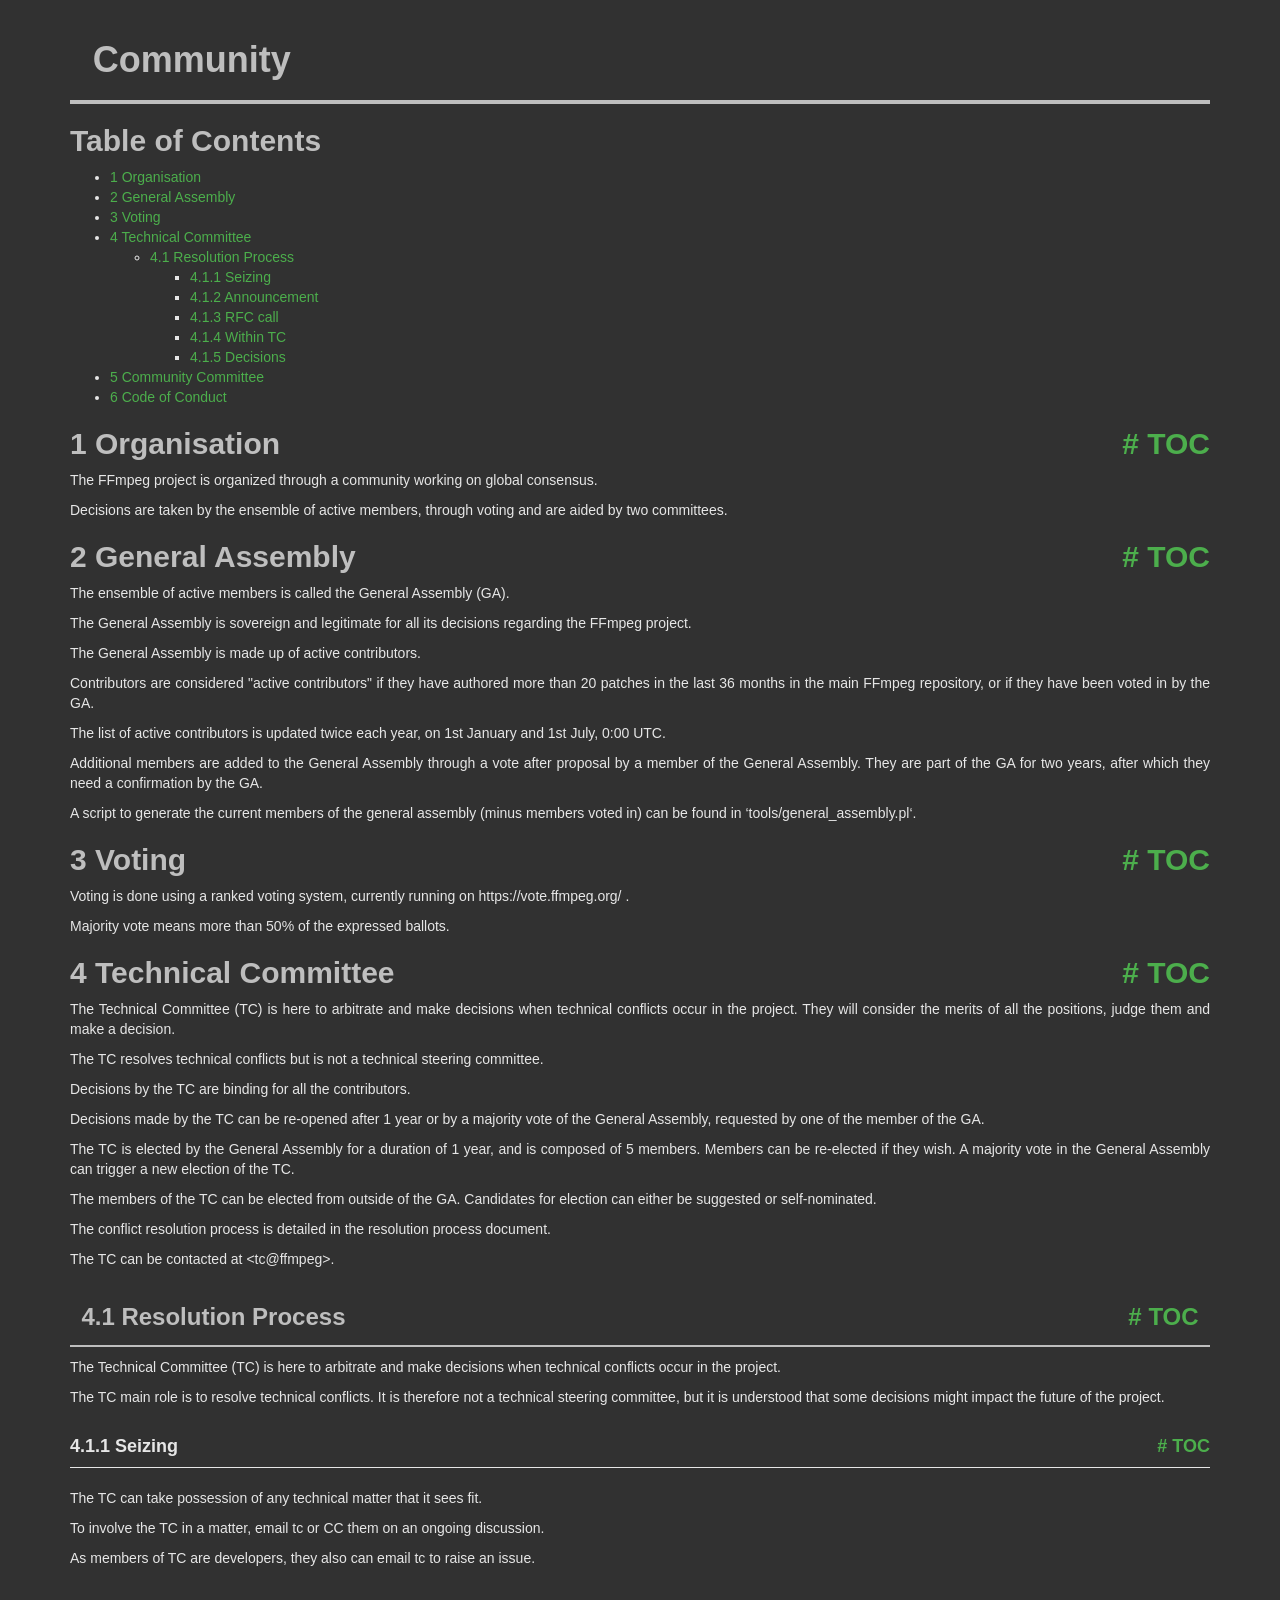
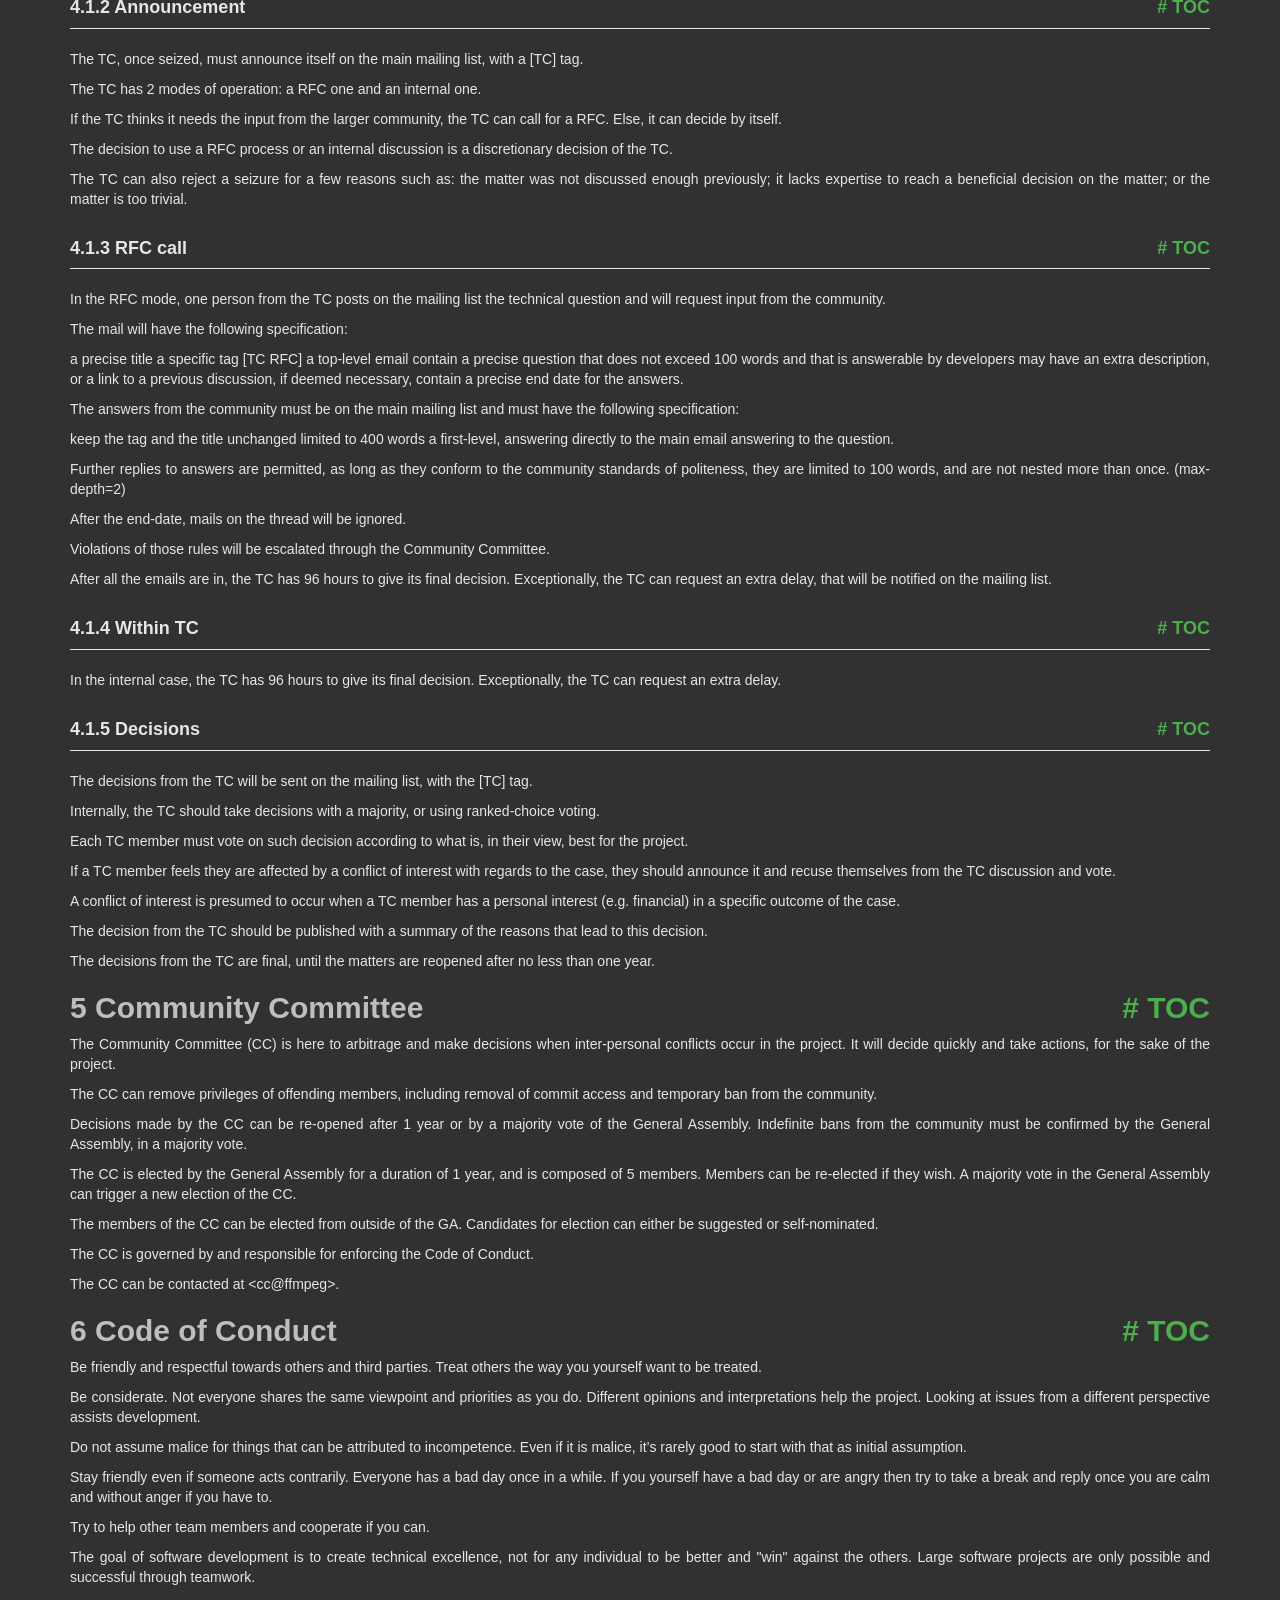
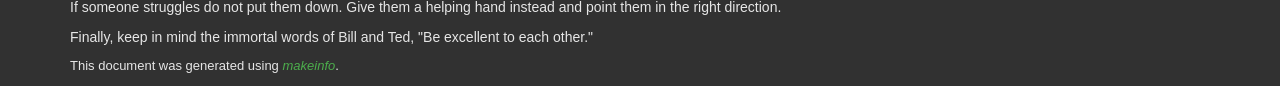
<file: tools/ffmpeg/doc/community.html>
<!DOCTYPE html PUBLIC "-//W3C//DTD HTML 4.01 Transitional//EN" "http://www.w3.org/TR/html4/loose.dtd">
<html>
<!-- Created by GNU Texinfo 7.2, https://www.gnu.org/software/texinfo/ -->
  <head>
    <meta charset="utf-8">
    <title>
      Community
    </title>
    <meta name="viewport" content="width=device-width,initial-scale=1.0">
    <link rel="stylesheet" type="text/css" href="bootstrap.min.css">
    <link rel="stylesheet" type="text/css" href="style.min.css">
  </head>
  <body>
    <div class="container">
      <h1>
      Community
      </h1>


<a name="SEC_Top"></a>

<div class="region-contents" id="SEC_Contents">
<h2 class="contents-heading">Table of Contents</h2>

<div class="contents">

<ul class="toc-numbered-mark">
  <li><a id="toc-Organisation" href="#Organisation-1">1 Organisation</a></li>
  <li><a id="toc-General-Assembly" href="#General-Assembly-1">2 General Assembly</a></li>
  <li><a id="toc-Voting" href="#Voting-1">3 Voting</a></li>
  <li><a id="toc-Technical-Committee" href="#Technical-Committee-1">4 Technical Committee</a>
  <ul class="toc-numbered-mark">
    <li><a id="toc-Resolution-Process" href="#Resolution-Process-1">4.1 Resolution Process</a>
    <ul class="toc-numbered-mark">
      <li><a id="toc-Seizing" href="#Seizing">4.1.1 Seizing</a></li>
      <li><a id="toc-Announcement" href="#Announcement">4.1.2 Announcement</a></li>
      <li><a id="toc-RFC-call" href="#RFC-call">4.1.3 RFC call</a></li>
      <li><a id="toc-Within-TC" href="#Within-TC">4.1.4 Within TC</a></li>
      <li><a id="toc-Decisions" href="#Decisions">4.1.5 Decisions</a></li>
    </ul></li>
  </ul></li>
  <li><a id="toc-Community-Committee" href="#Community-Committee-1">5 Community Committee</a></li>
  <li><a id="toc-Code-of-Conduct" href="#Code-of-Conduct-1">6 Code of Conduct</a></li>
</ul>
</div>
</div>

<a class="anchor" id="Organisation"></a><a name="Organisation-1"></a>
<h2 class="chapter">1 Organisation<span class="pull-right"><a class="anchor hidden-xs" href="#Organisation" aria-hidden="true">#</a> <a class="anchor hidden-xs"href="#toc-Organisation" aria-hidden="true">TOC</a></span></h2>

<p>The FFmpeg project is organized through a community working on global consensus.
</p>
<p>Decisions are taken by the ensemble of active members, through voting and are aided by two committees.
</p>
<a class="anchor" id="General-Assembly"></a><a name="General-Assembly-1"></a>
<h2 class="chapter">2 General Assembly<span class="pull-right"><a class="anchor hidden-xs" href="#General-Assembly" aria-hidden="true">#</a> <a class="anchor hidden-xs"href="#toc-General-Assembly" aria-hidden="true">TOC</a></span></h2>

<p>The ensemble of active members is called the General Assembly (GA).
</p>
<p>The General Assembly is sovereign and legitimate for all its decisions regarding the FFmpeg project.
</p>
<p>The General Assembly is made up of active contributors.
</p>
<p>Contributors are considered &quot;active contributors&quot; if they have authored more than 20 patches in the last 36 months in the main FFmpeg repository, or if they have been voted in by the GA.
</p>
<p>The list of active contributors is updated twice each year, on 1st January and 1st July, 0:00 UTC.
</p>
<p>Additional members are added to the General Assembly through a vote after proposal by a member of the General Assembly. They are part of the GA for two years, after which they need a confirmation by the GA.
</p>
<p>A script to generate the current members of the general assembly (minus members voted in) can be found in &lsquo;tools/general_assembly.pl&lsquo;.
</p>
<a class="anchor" id="Voting"></a><a name="Voting-1"></a>
<h2 class="chapter">3 Voting<span class="pull-right"><a class="anchor hidden-xs" href="#Voting" aria-hidden="true">#</a> <a class="anchor hidden-xs"href="#toc-Voting" aria-hidden="true">TOC</a></span></h2>

<p>Voting is done using a ranked voting system, currently running on https://vote.ffmpeg.org/ .
</p>
<p>Majority vote means more than 50% of the expressed ballots.
</p>
<a class="anchor" id="Technical-Committee"></a><a name="Technical-Committee-1"></a>
<h2 class="chapter">4 Technical Committee<span class="pull-right"><a class="anchor hidden-xs" href="#Technical-Committee" aria-hidden="true">#</a> <a class="anchor hidden-xs"href="#toc-Technical-Committee" aria-hidden="true">TOC</a></span></h2>

<p>The Technical Committee (TC) is here to arbitrate and make decisions when technical conflicts occur in the project. They will consider the merits of all the positions, judge them and make a decision.
</p>
<p>The TC resolves technical conflicts but is not a technical steering committee.
</p>
<p>Decisions by the TC are binding for all the contributors.
</p>
<p>Decisions made by the TC can be re-opened after 1 year or by a majority vote of the General Assembly, requested by one of the member of the GA.
</p>
<p>The TC is elected by the General Assembly for a duration of 1 year, and is composed of 5 members. Members can be re-elected if they wish. A majority vote in the General Assembly can trigger a new election of the TC.
</p>
<p>The members of the TC can be elected from outside of the GA. Candidates for election can either be suggested or self-nominated.
</p>
<p>The conflict resolution process is detailed in the resolution process document.
</p>
<p>The TC can be contacted at &lt;tc@ffmpeg&gt;.
</p>
<a class="anchor" id="Resolution-Process"></a><a name="Resolution-Process-1"></a>
<h3 class="section">4.1 Resolution Process<span class="pull-right"><a class="anchor hidden-xs" href="#Resolution-Process" aria-hidden="true">#</a> <a class="anchor hidden-xs"href="#toc-Resolution-Process" aria-hidden="true">TOC</a></span></h3>

<p>The Technical Committee (TC) is here to arbitrate and make decisions when technical conflicts occur in the project.
</p>
<p>The TC main role is to resolve technical conflicts. It is therefore not a technical steering committee, but it is understood that some decisions might impact the future of the project.
</p>
<a name="Seizing"></a>
<h4 class="subsection">4.1.1 Seizing<span class="pull-right"><a class="anchor hidden-xs" href="#Seizing" aria-hidden="true">#</a> <a class="anchor hidden-xs"href="#toc-Seizing" aria-hidden="true">TOC</a></span></h4>

<p>The TC can take possession of any technical matter that it sees fit.
</p>
<p>To involve the TC in a matter, email tc&nbsp;or CC them on an ongoing discussion.
</p>
<p>As members of TC are developers, they also can email tc&nbsp;to raise an issue.
</p><a name="Announcement"></a>
<h4 class="subsection">4.1.2 Announcement<span class="pull-right"><a class="anchor hidden-xs" href="#Announcement" aria-hidden="true">#</a> <a class="anchor hidden-xs"href="#toc-Announcement" aria-hidden="true">TOC</a></span></h4>

<p>The TC, once seized, must announce itself on the main mailing list, with a [TC] tag.
</p>
<p>The TC has 2 modes of operation: a RFC one and an internal one.
</p>
<p>If the TC thinks it needs the input from the larger community, the TC can call for a RFC. Else, it can decide by itself.
</p>
<p>The decision to use a RFC process or an internal discussion is a discretionary decision of the TC.
</p>
<p>The TC can also reject a seizure for a few reasons such as: the matter was not discussed enough previously; it lacks expertise to reach a beneficial decision on the matter; or the matter is too trivial.
</p><a name="RFC-call"></a>
<h4 class="subsection">4.1.3 RFC call<span class="pull-right"><a class="anchor hidden-xs" href="#RFC-call" aria-hidden="true">#</a> <a class="anchor hidden-xs"href="#toc-RFC-call" aria-hidden="true">TOC</a></span></h4>

<p>In the RFC mode, one person from the TC posts on the mailing list the technical question and will request input from the community.
</p>
<p>The mail will have the following specification:
</p>
<p>a precise title
    a specific tag [TC RFC]
    a top-level email
    contain a precise question that does not exceed 100 words and that is answerable by developers
    may have an extra description, or a link to a previous discussion, if deemed necessary,
    contain a precise end date for the answers.
</p>
<p>The answers from the community must be on the main mailing list and must have the following specification:
</p>
<p>keep the tag and the title unchanged
    limited to 400 words
    a first-level, answering directly to the main email
    answering to the question.
</p>
<p>Further replies to answers are permitted, as long as they conform to the community standards of politeness, they are limited to 100 words, and are not nested more than once. (max-depth=2)
</p>
<p>After the end-date, mails on the thread will be ignored.
</p>
<p>Violations of those rules will be escalated through the Community Committee.
</p>
<p>After all the emails are in, the TC has 96 hours to give its final decision. Exceptionally, the TC can request an extra delay, that will be notified on the mailing list.
</p><a name="Within-TC"></a>
<h4 class="subsection">4.1.4 Within TC<span class="pull-right"><a class="anchor hidden-xs" href="#Within-TC" aria-hidden="true">#</a> <a class="anchor hidden-xs"href="#toc-Within-TC" aria-hidden="true">TOC</a></span></h4>

<p>In the internal case, the TC has 96 hours to give its final decision. Exceptionally, the TC can request an extra delay.
</p><a name="Decisions"></a>
<h4 class="subsection">4.1.5 Decisions<span class="pull-right"><a class="anchor hidden-xs" href="#Decisions" aria-hidden="true">#</a> <a class="anchor hidden-xs"href="#toc-Decisions" aria-hidden="true">TOC</a></span></h4>

<p>The decisions from the TC will be sent on the mailing list, with the [TC] tag.
</p>
<p>Internally, the TC should take decisions with a majority, or using ranked-choice voting.
</p>
<p>Each TC member must vote on such decision according to what is, in their view, best for the project.
</p>
<p>If a TC member feels they are affected by a conflict of interest with regards to the case, they should announce it and recuse themselves from the TC
discussion and vote.
</p>
<p>A conflict of interest is presumed to occur when a TC member has a personal interest (e.g. financial) in a specific outcome of the case.
</p>
<p>The decision from the TC should be published with a summary of the reasons that lead to this decision.
</p>
<p>The decisions from the TC are final, until the matters are reopened after no less than one year.
</p>
<a class="anchor" id="Community-Committee"></a><a name="Community-Committee-1"></a>
<h2 class="chapter">5 Community Committee<span class="pull-right"><a class="anchor hidden-xs" href="#Community-Committee" aria-hidden="true">#</a> <a class="anchor hidden-xs"href="#toc-Community-Committee" aria-hidden="true">TOC</a></span></h2>

<p>The Community Committee (CC) is here to arbitrage and make decisions when inter-personal conflicts occur in the project. It will decide quickly and take actions, for the sake of the project.
</p>
<p>The CC can remove privileges of offending members, including removal of commit access and temporary ban from the community.
</p>
<p>Decisions made by the CC can be re-opened after 1 year or by a majority vote of the General Assembly. Indefinite bans from the community must be confirmed by the General Assembly, in a majority vote.
</p>
<p>The CC is elected by the General Assembly for a duration of 1 year, and is composed of 5 members. Members can be re-elected if they wish. A majority vote in the General Assembly can trigger a new election of the CC.
</p>
<p>The members of the CC can be elected from outside of the GA. Candidates for election can either be suggested or self-nominated.
</p>
<p>The CC is governed by and responsible for enforcing the Code of Conduct.
</p>
<p>The CC can be contacted at &lt;cc@ffmpeg&gt;.
</p>
<a class="anchor" id="Code-of-Conduct"></a><a name="Code-of-Conduct-1"></a>
<h2 class="chapter">6 Code of Conduct<span class="pull-right"><a class="anchor hidden-xs" href="#Code-of-Conduct" aria-hidden="true">#</a> <a class="anchor hidden-xs"href="#toc-Code-of-Conduct" aria-hidden="true">TOC</a></span></h2>

<p>Be friendly and respectful towards others and third parties.
Treat others the way you yourself want to be treated.
</p>
<p>Be considerate. Not everyone shares the same viewpoint and priorities as you do.
Different opinions and interpretations help the project.
Looking at issues from a different perspective assists development.
</p>
<p>Do not assume malice for things that can be attributed to incompetence. Even if
it is malice, it&rsquo;s rarely good to start with that as initial assumption.
</p>
<p>Stay friendly even if someone acts contrarily. Everyone has a bad day
once in a while.
If you yourself have a bad day or are angry then try to take a break and reply
once you are calm and without anger if you have to.
</p>
<p>Try to help other team members and cooperate if you can.
</p>
<p>The goal of software development is to create technical excellence, not for any
individual to be better and &quot;win&quot; against the others. Large software projects
are only possible and successful through teamwork.
</p>
<p>If someone struggles do not put them down. Give them a helping hand
instead and point them in the right direction.
</p>
<p>Finally, keep in mind the immortal words of Bill and Ted,
&quot;Be excellent to each other.&quot;
</p>
      <p style="font-size: small;">
        This document was generated using <a class="uref" href="https://www.gnu.org/software/texinfo/"><em class="emph">makeinfo</em></a>.
      </p>
    </div>
  </body>
</html>
</file>
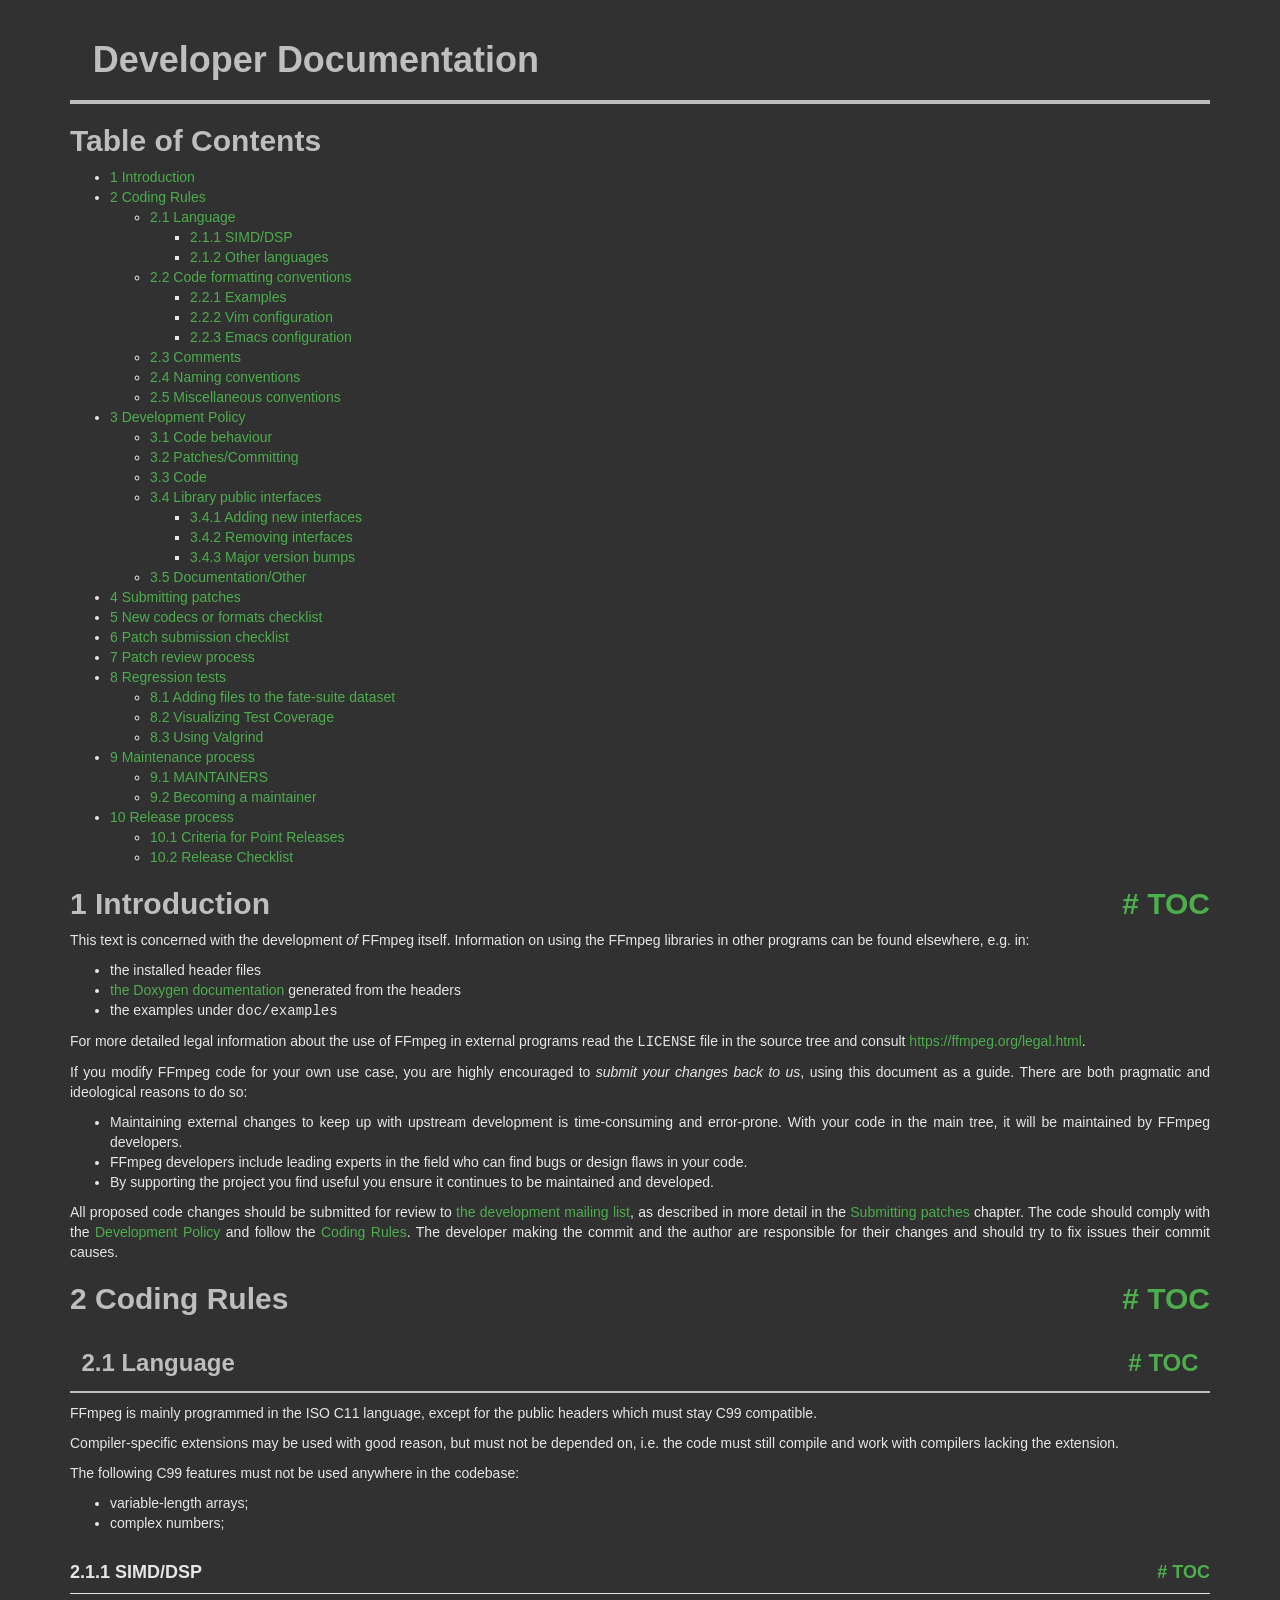
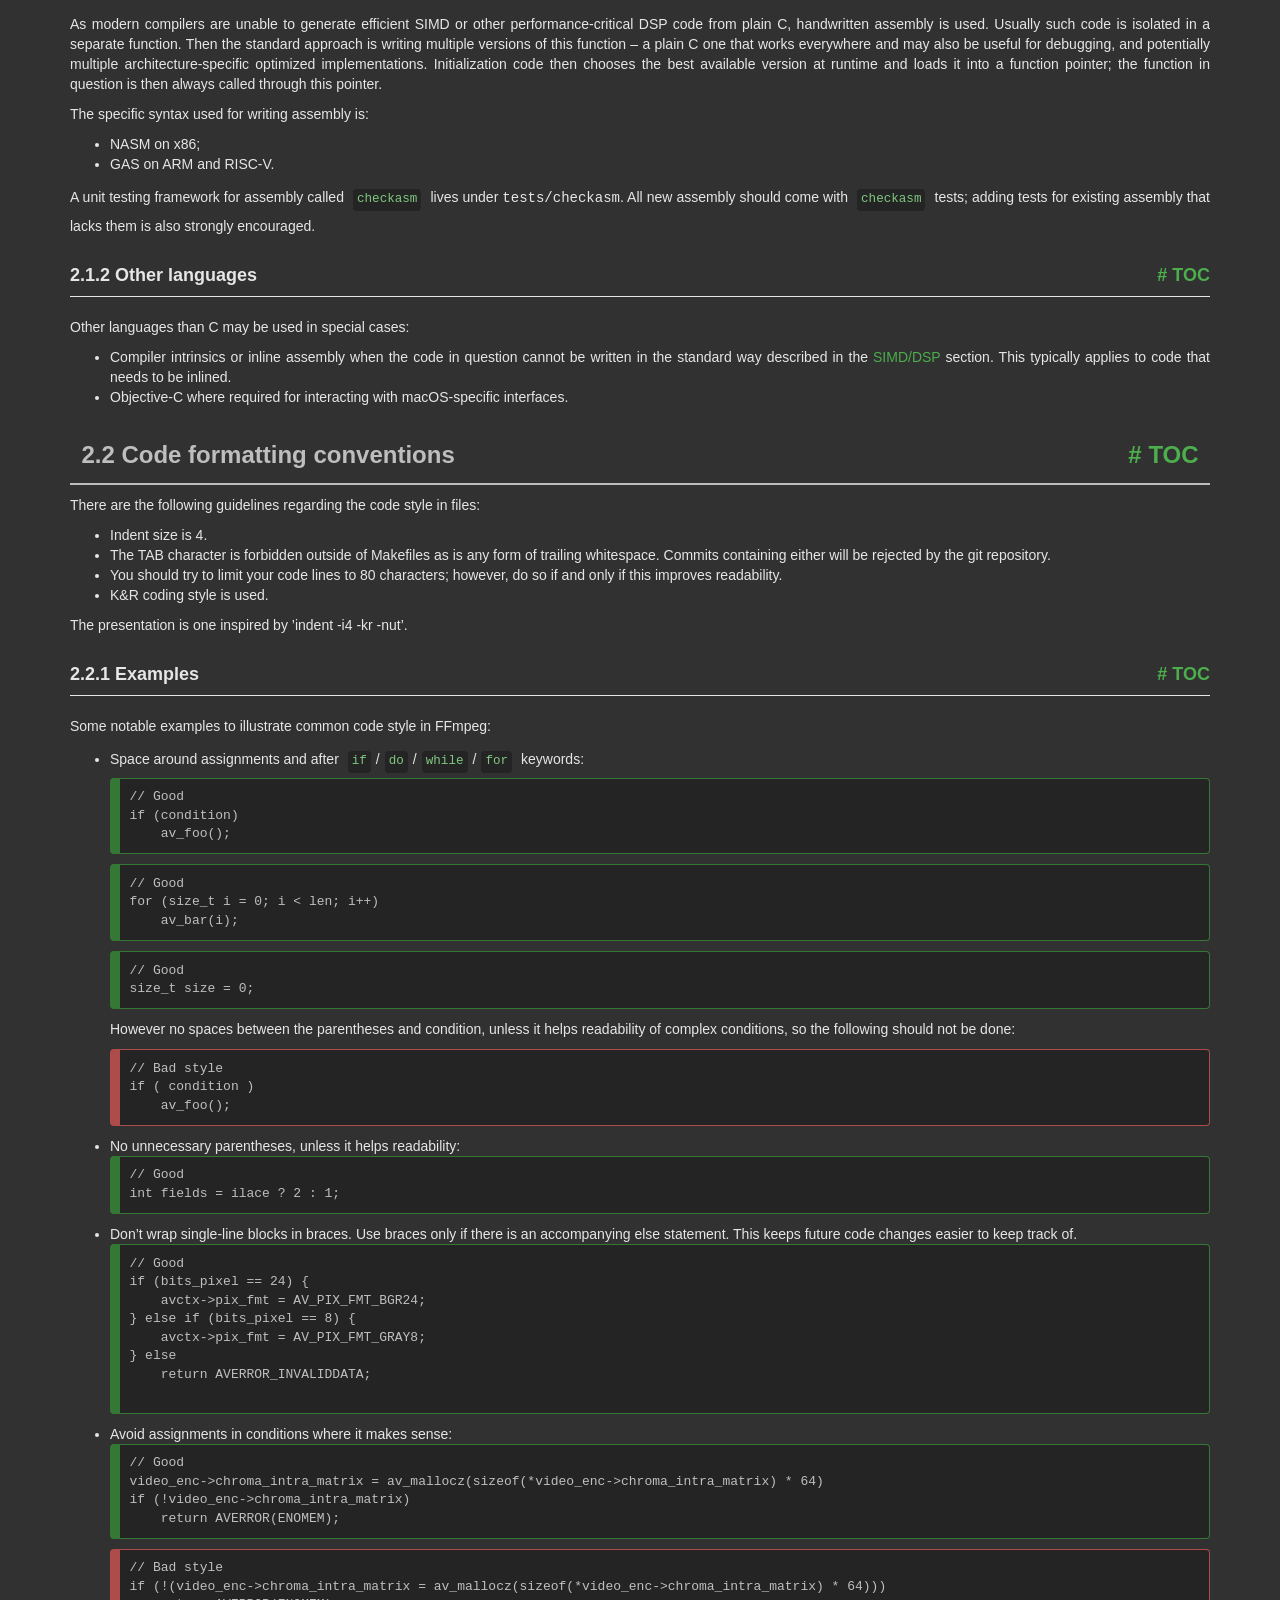
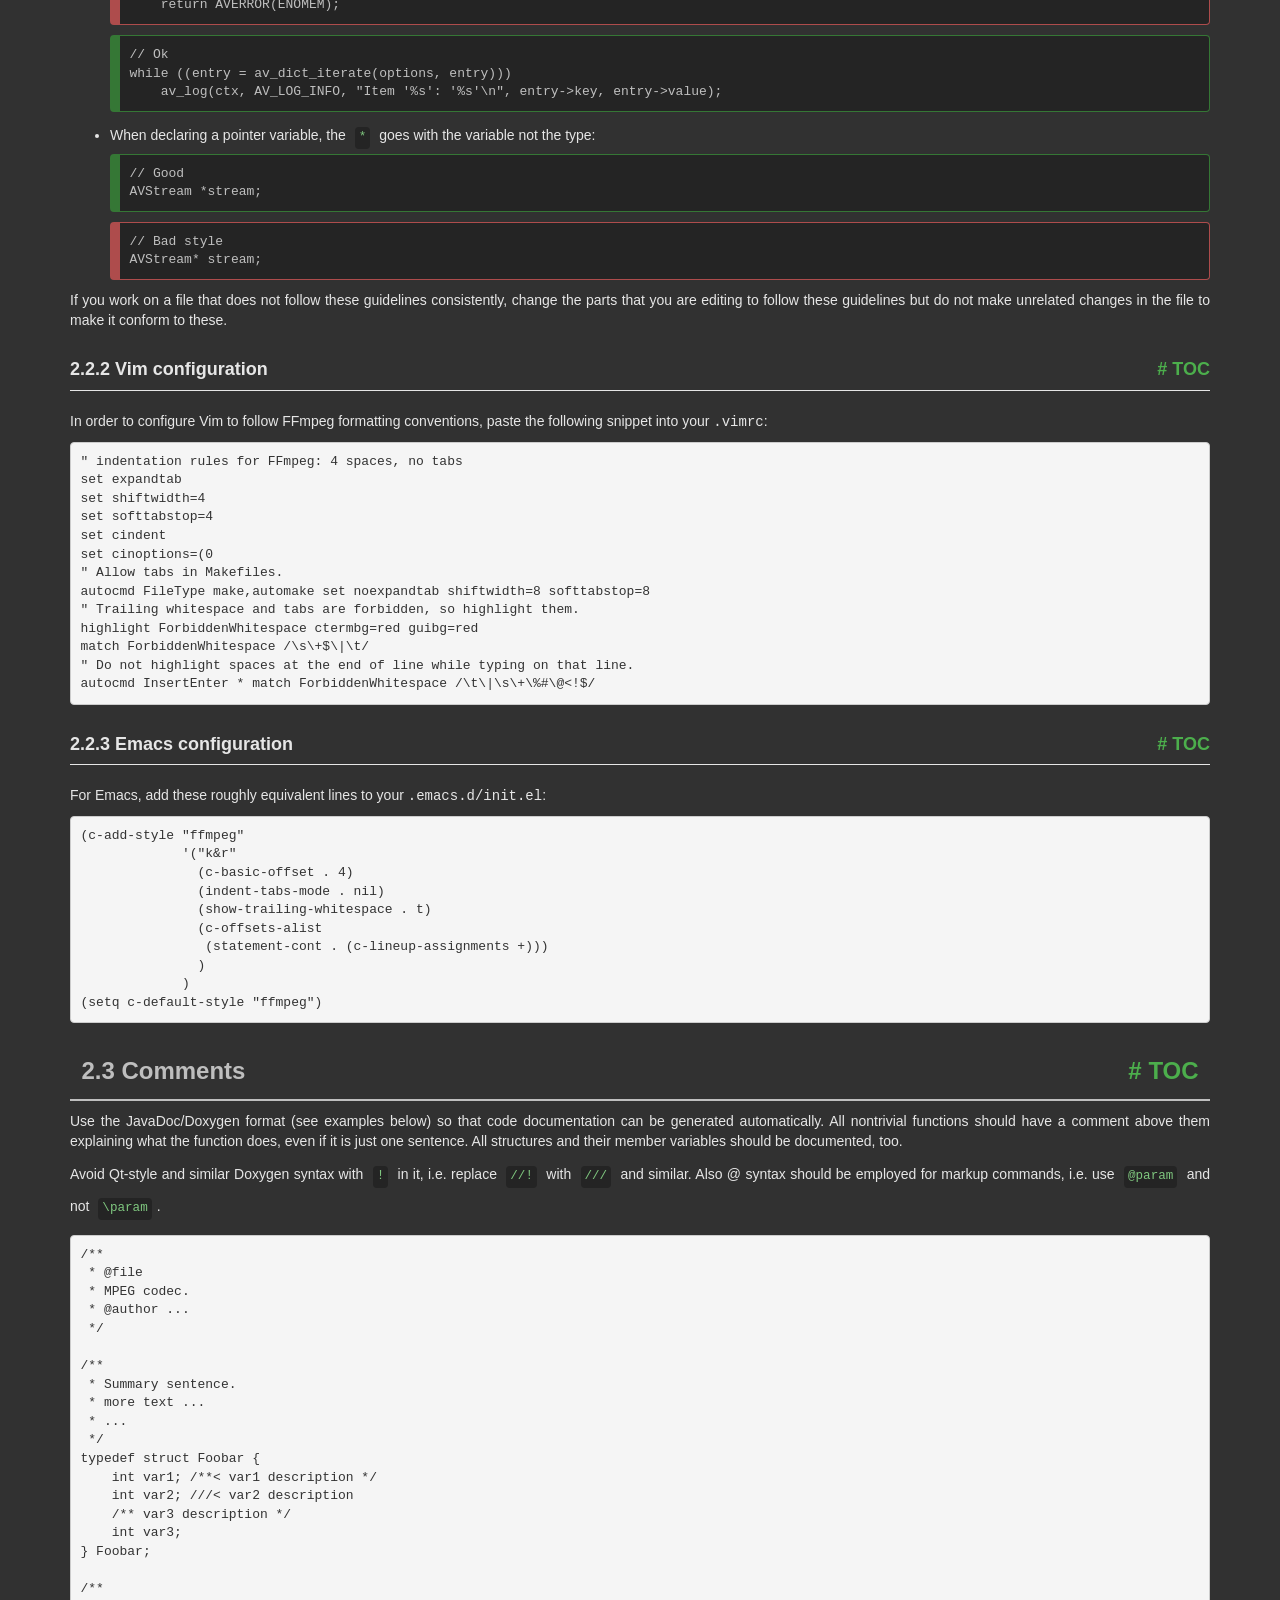
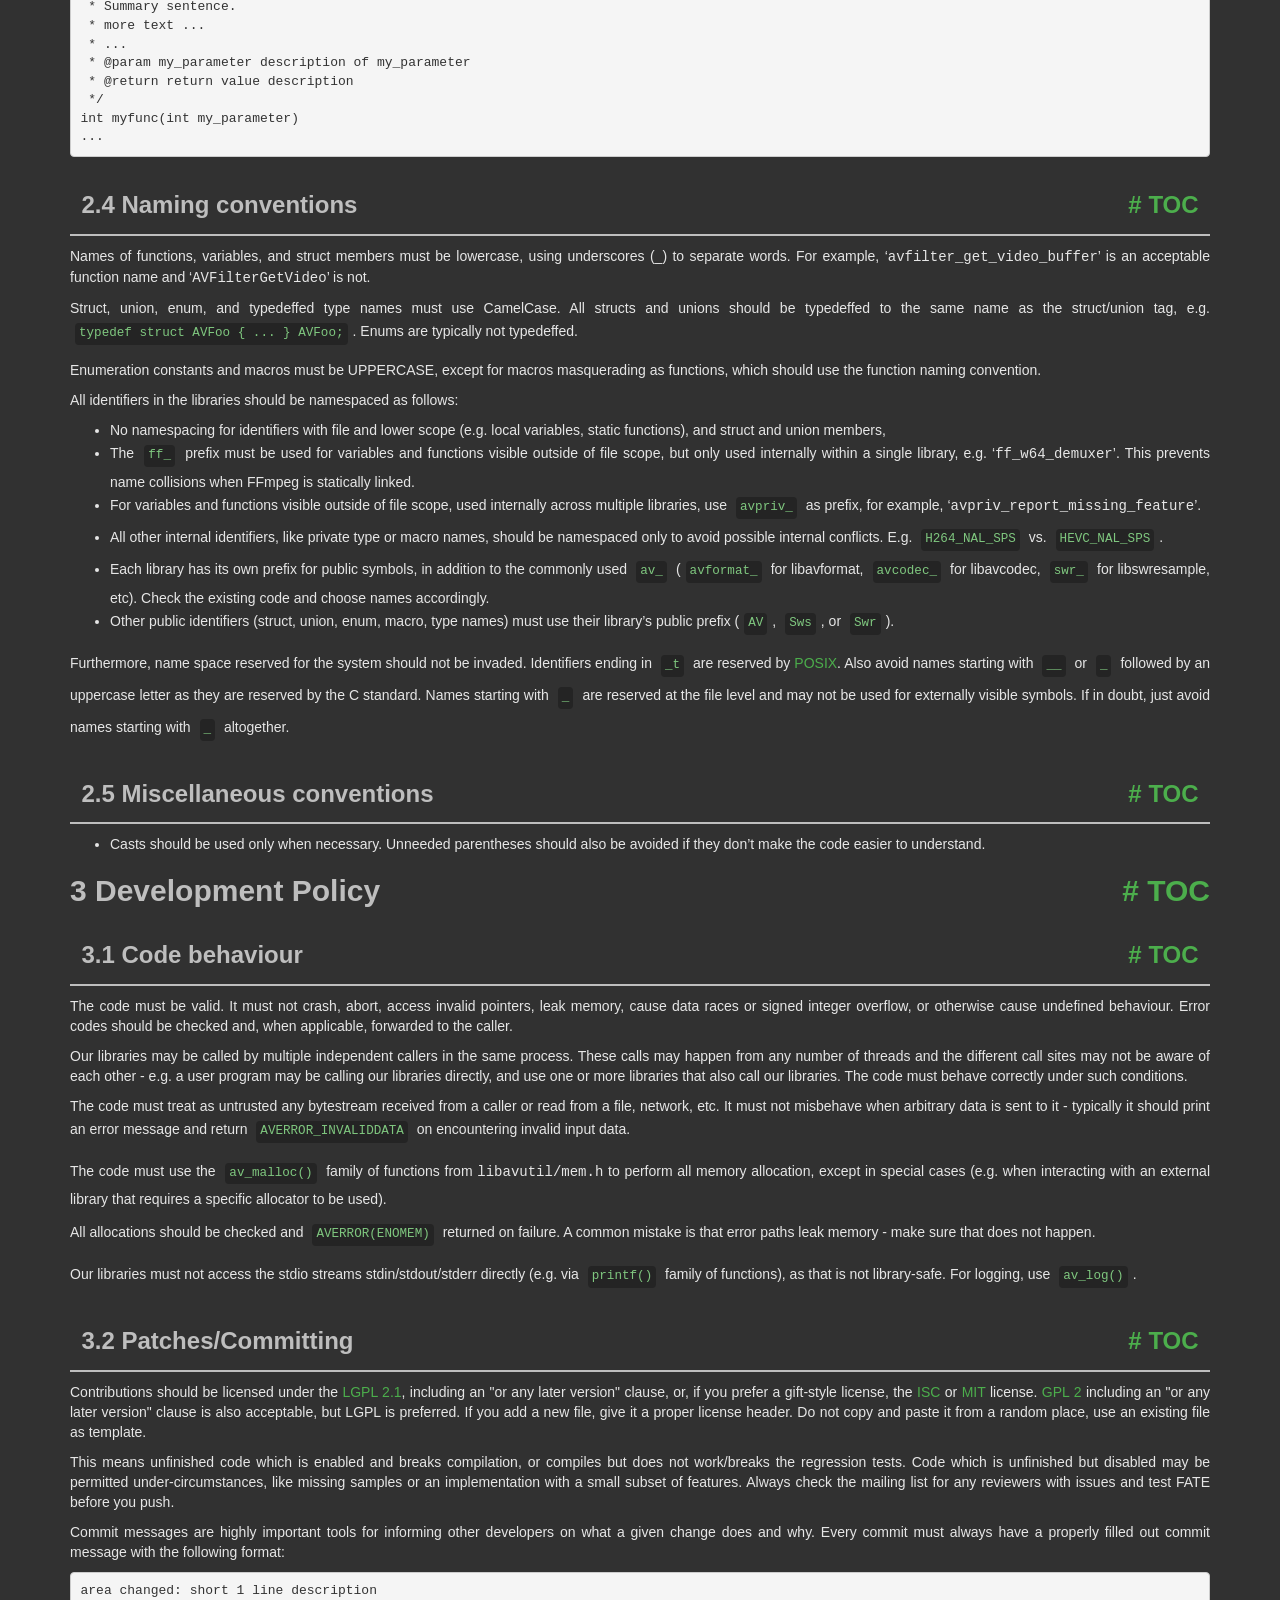
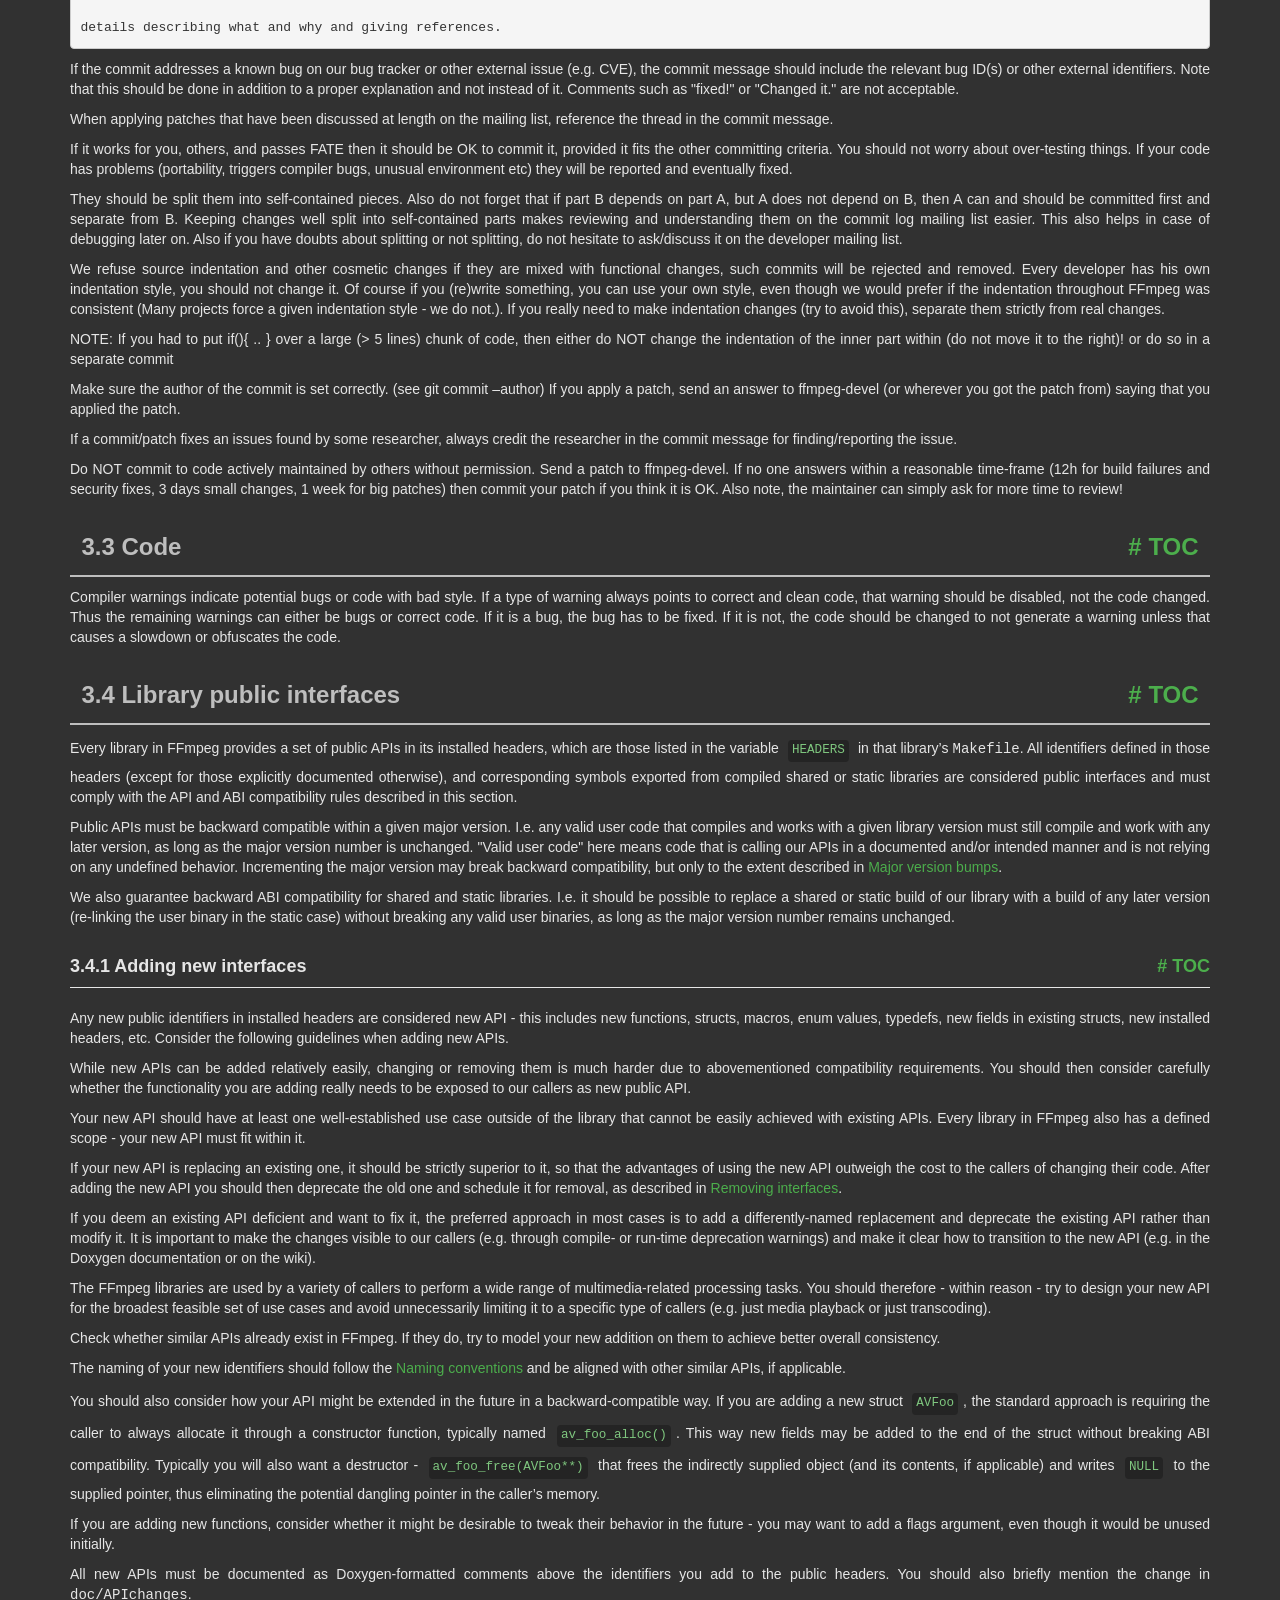
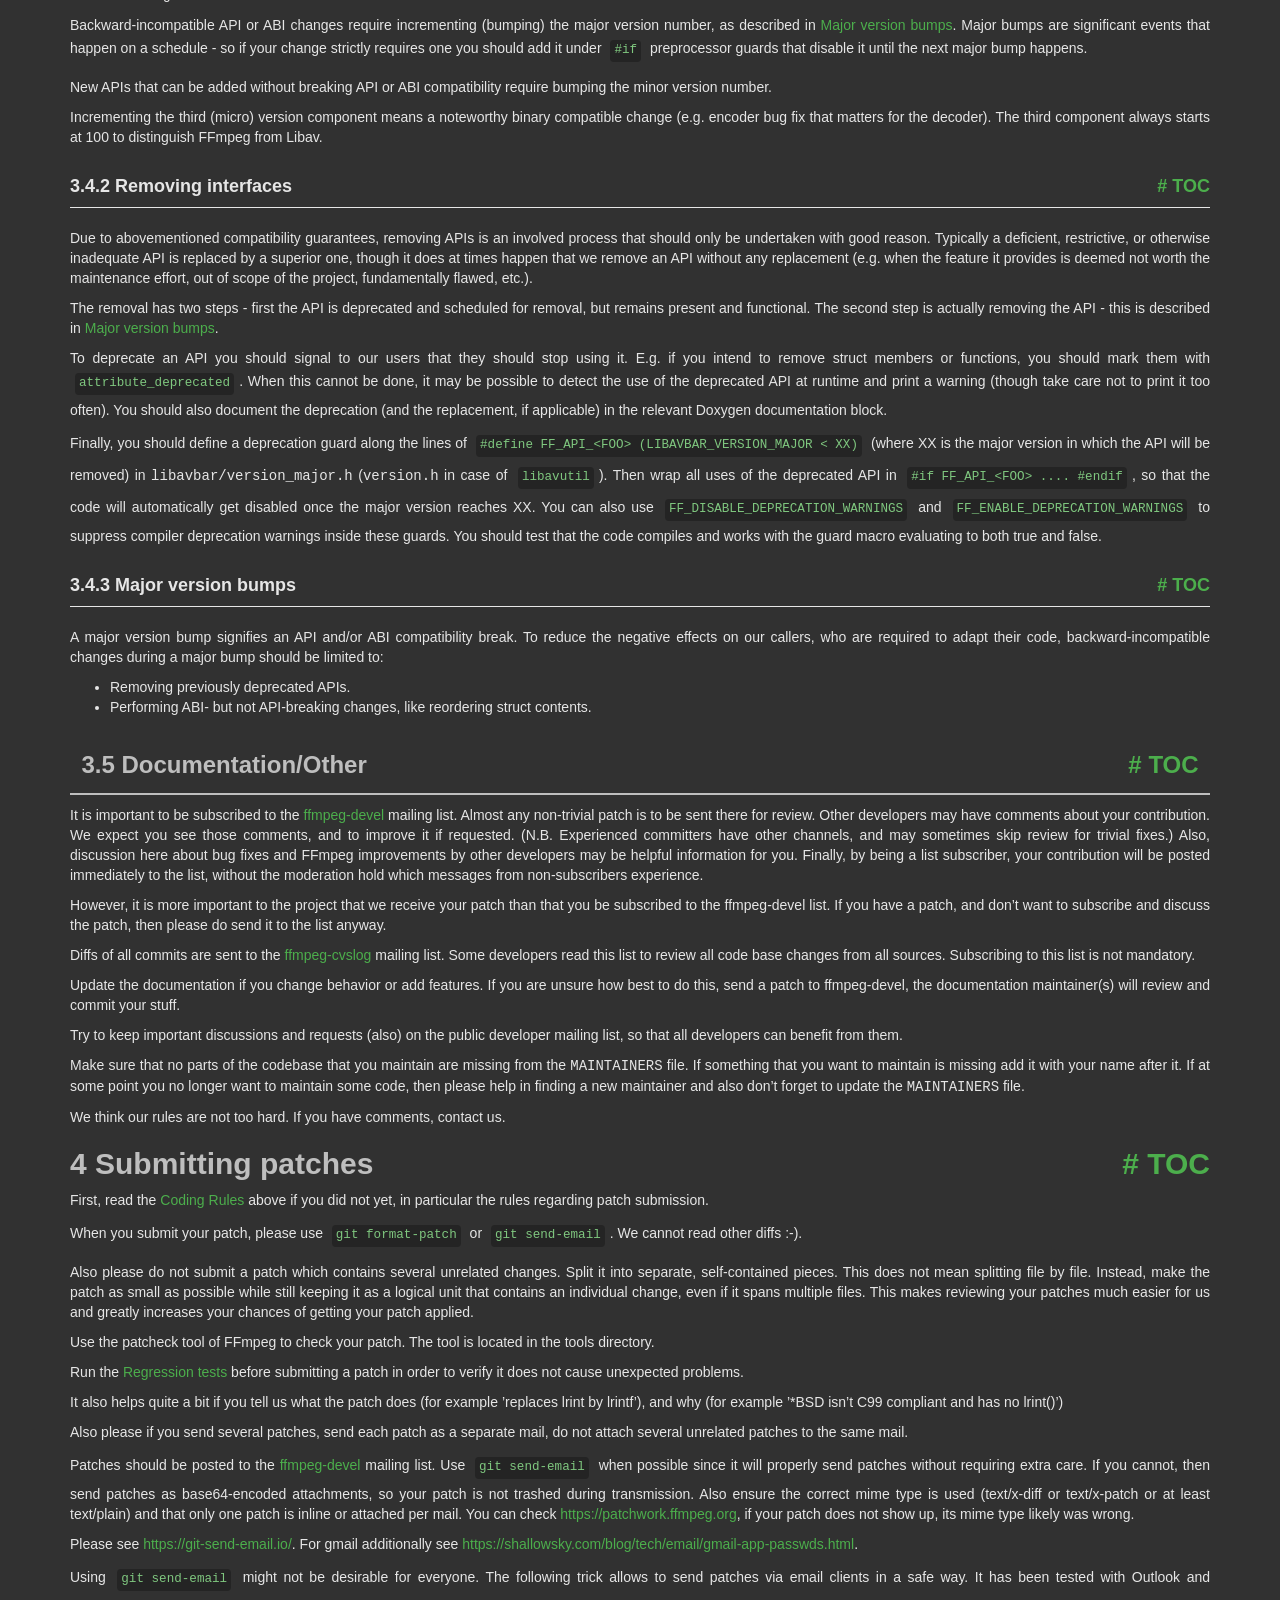
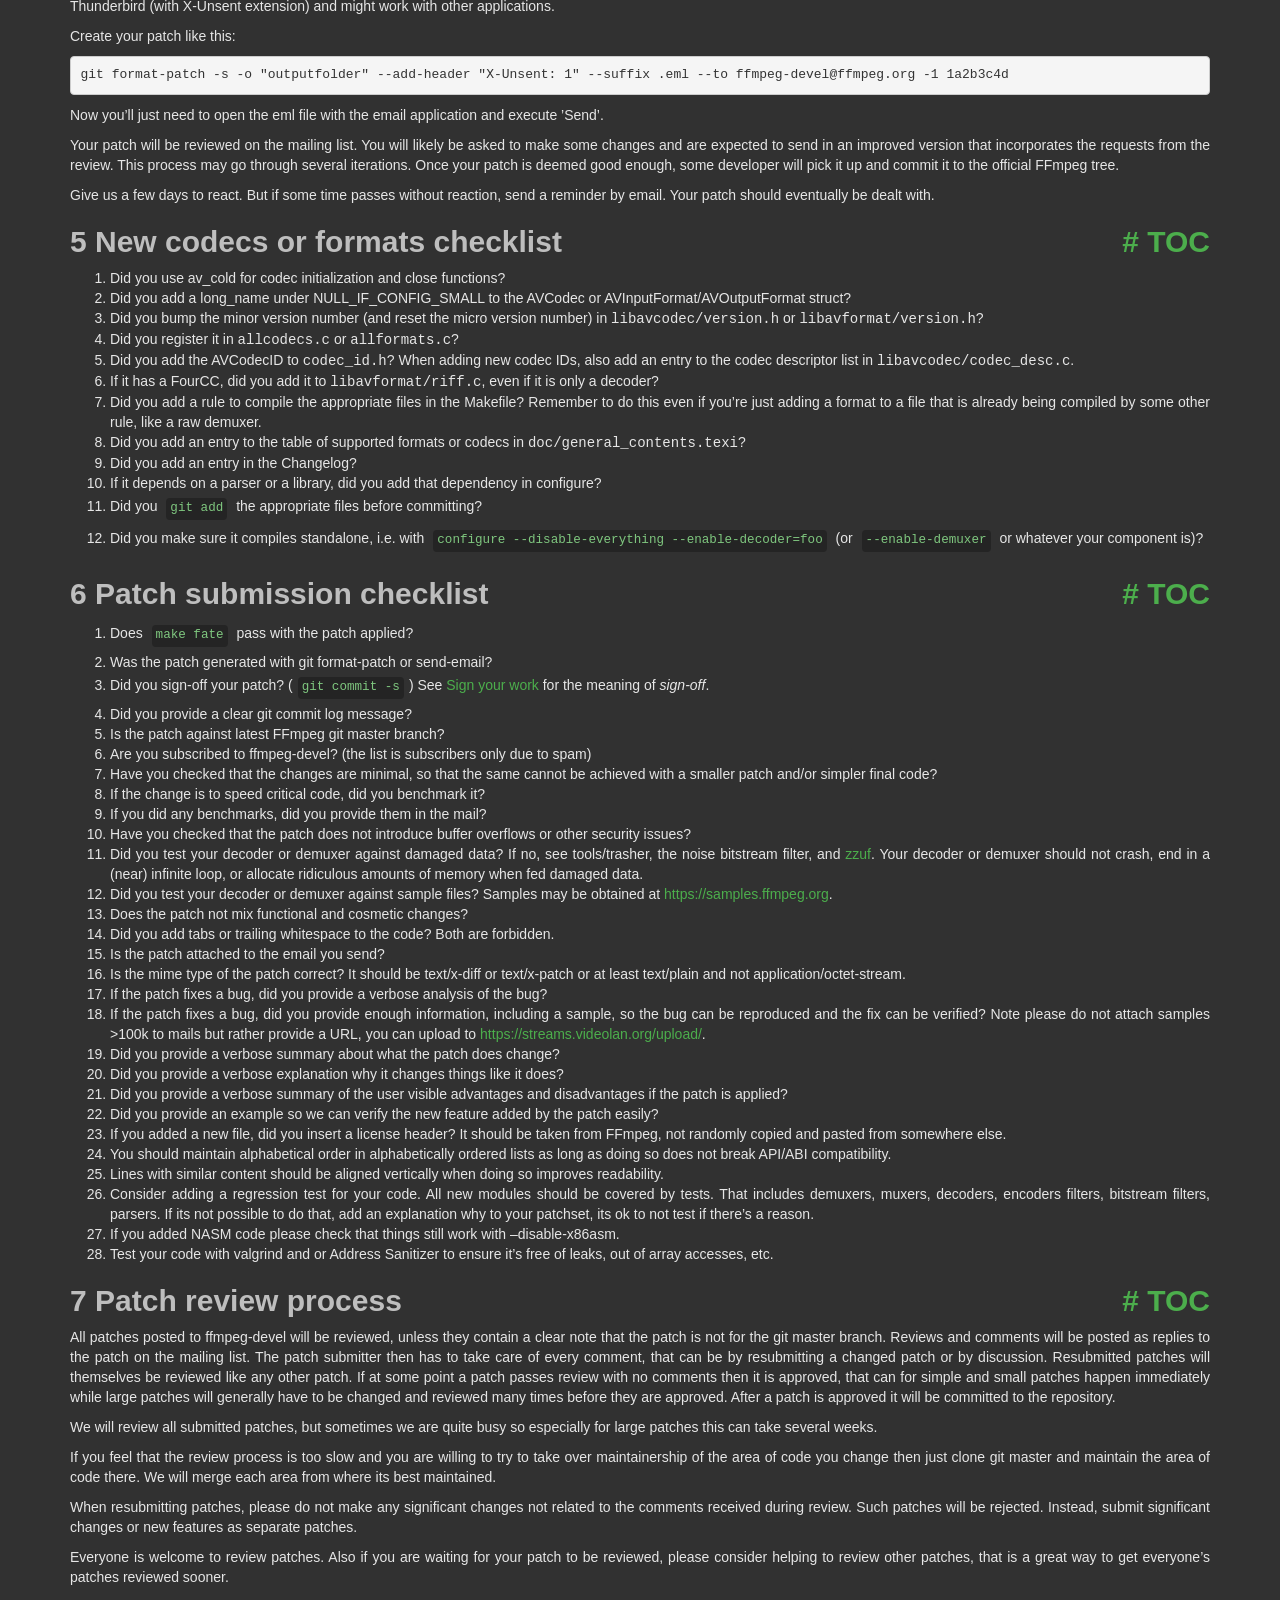
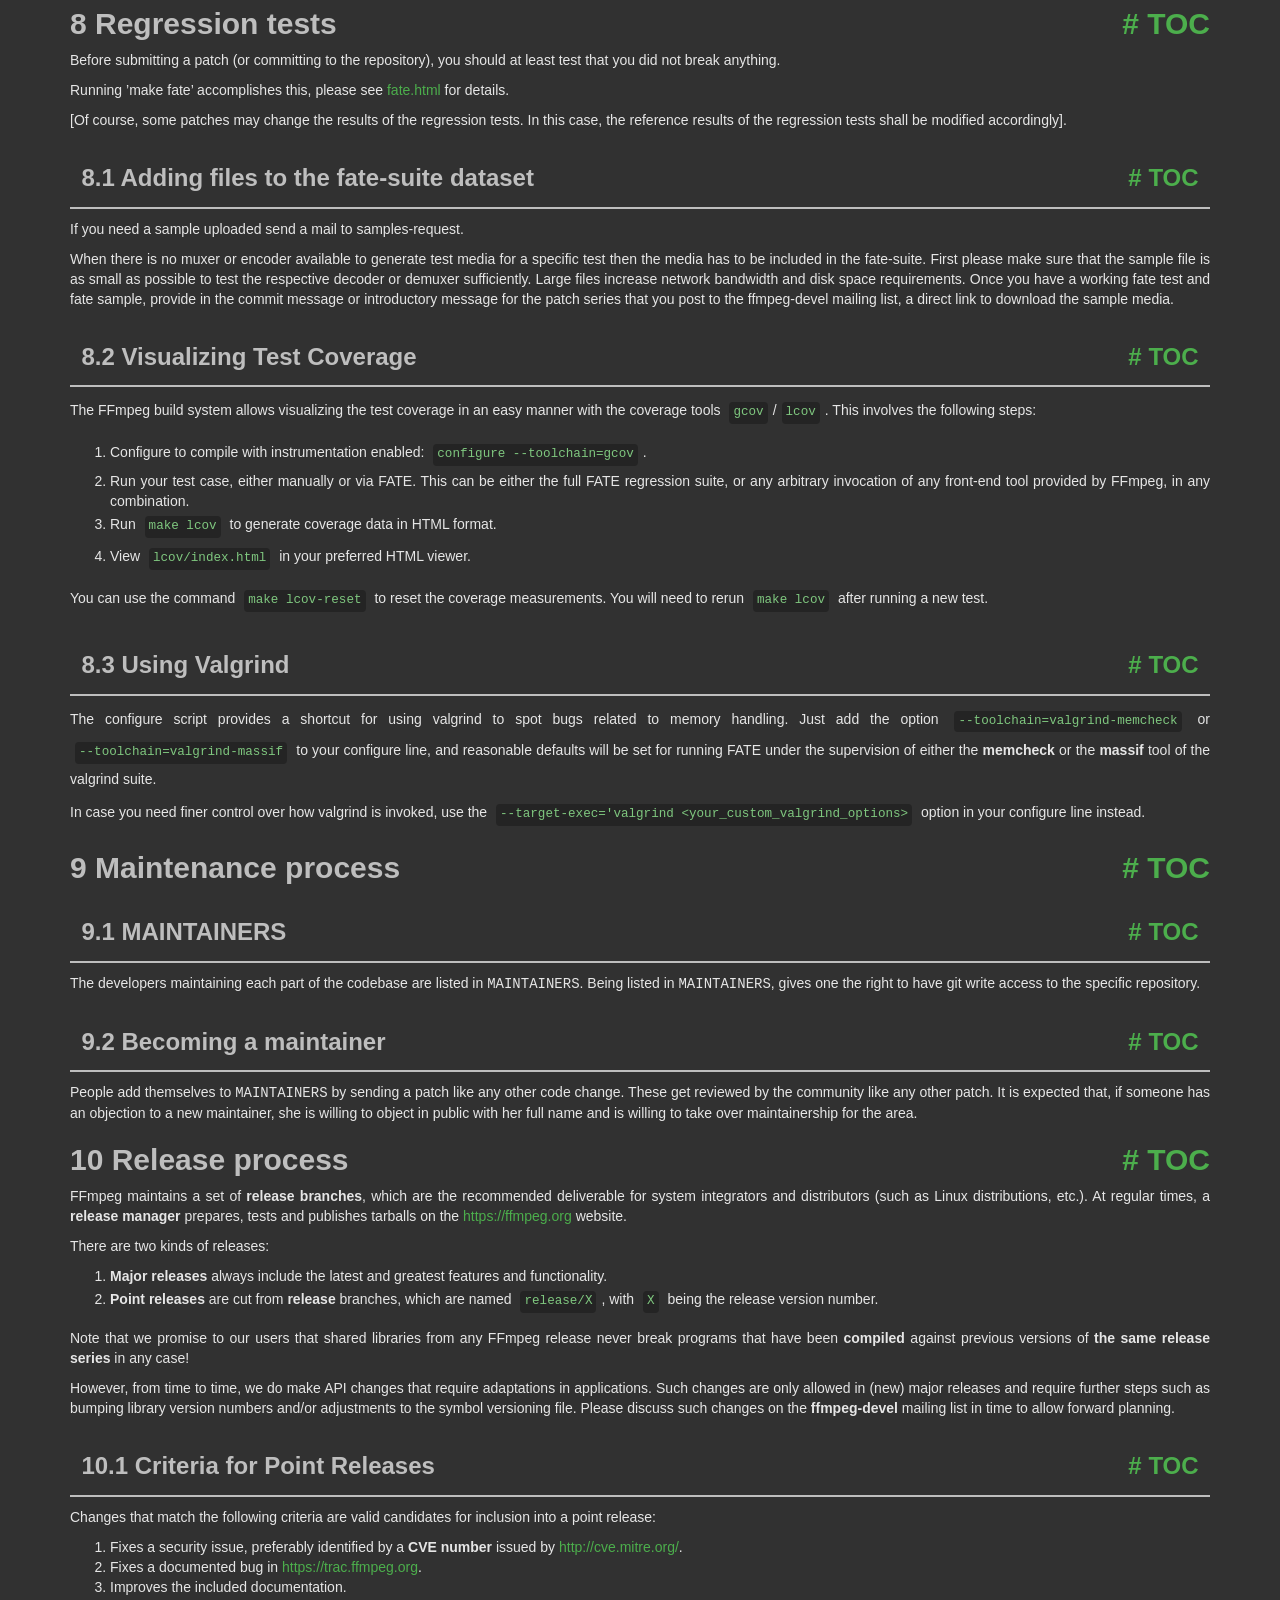
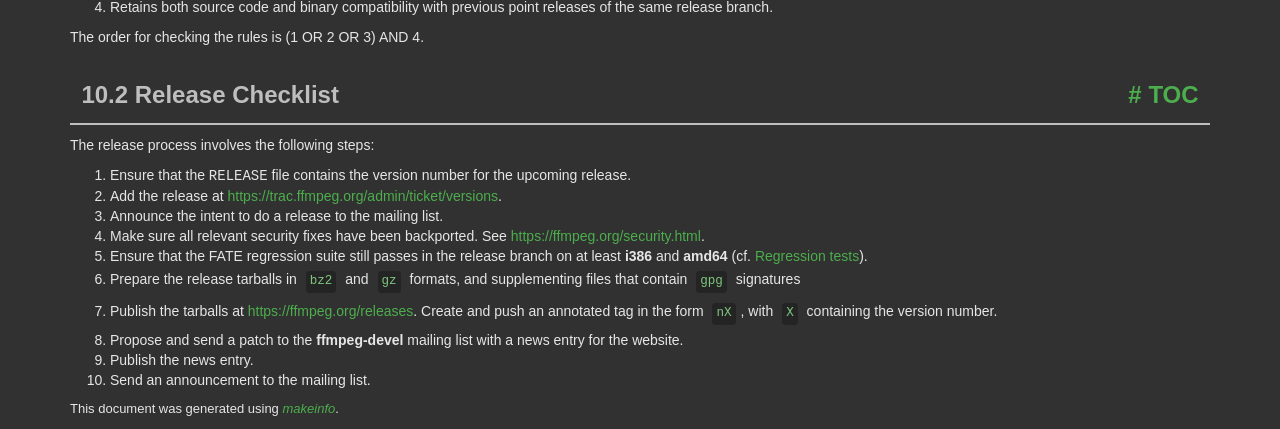
<file: tools/ffmpeg/doc/developer.html>
<!DOCTYPE html PUBLIC "-//W3C//DTD HTML 4.01 Transitional//EN" "http://www.w3.org/TR/html4/loose.dtd">
<html>
<!-- Created by GNU Texinfo 7.2, https://www.gnu.org/software/texinfo/ -->
  <head>
    <meta charset="utf-8">
    <title>
      Developer Documentation
    </title>
    <meta name="viewport" content="width=device-width,initial-scale=1.0">
    <link rel="stylesheet" type="text/css" href="bootstrap.min.css">
    <link rel="stylesheet" type="text/css" href="style.min.css">
  </head>
  <body>
    <div class="container">
      <h1>
      Developer Documentation
      </h1>


<a name="SEC_Top"></a>

<div class="region-contents" id="SEC_Contents">
<h2 class="contents-heading">Table of Contents</h2>

<div class="contents">

<ul class="toc-numbered-mark">
  <li><a id="toc-Introduction" href="#Introduction">1 Introduction</a></li>
  <li><a id="toc-Coding-Rules" href="#Coding-Rules-1">2 Coding Rules</a>
  <ul class="toc-numbered-mark">
    <li><a id="toc-Language" href="#Language">2.1 Language</a>
    <ul class="toc-numbered-mark">
      <li><a id="toc-SIMD_002fDSP" href="#SIMD_002fDSP-1">2.1.1 SIMD/DSP</a></li>
      <li><a id="toc-Other-languages" href="#Other-languages">2.1.2 Other languages</a></li>
    </ul></li>
    <li><a id="toc-Code-formatting-conventions" href="#Code-formatting-conventions">2.2 Code formatting conventions</a>
    <ul class="toc-numbered-mark">
      <li><a id="toc-Examples" href="#Examples">2.2.1 Examples</a></li>
      <li><a id="toc-Vim-configuration" href="#Vim-configuration">2.2.2 Vim configuration</a></li>
      <li><a id="toc-Emacs-configuration" href="#Emacs-configuration">2.2.3 Emacs configuration</a></li>
    </ul></li>
    <li><a id="toc-Comments" href="#Comments">2.3 Comments</a></li>
    <li><a id="toc-Naming-conventions" href="#Naming-conventions-1">2.4 Naming conventions</a></li>
    <li><a id="toc-Miscellaneous-conventions" href="#Miscellaneous-conventions">2.5 Miscellaneous conventions</a></li>
  </ul></li>
  <li><a id="toc-Development-Policy" href="#Development-Policy-1">3 Development Policy</a>
  <ul class="toc-numbered-mark">
    <li><a id="toc-Code-behaviour" href="#Code-behaviour">3.1 Code behaviour</a></li>
    <li><a id="toc-Patches_002fCommitting" href="#Patches_002fCommitting">3.2 Patches/Committing</a></li>
    <li><a id="toc-Code" href="#Code">3.3 Code</a></li>
    <li><a id="toc-Library-public-interfaces" href="#Library-public-interfaces">3.4 Library public interfaces</a>
    <ul class="toc-numbered-mark">
      <li><a id="toc-Adding-new-interfaces" href="#Adding-new-interfaces">3.4.1 Adding new interfaces</a></li>
      <li><a id="toc-Removing-interfaces" href="#Removing-interfaces-1">3.4.2 Removing interfaces</a></li>
      <li><a id="toc-Major-version-bumps" href="#Major-version-bumps-1">3.4.3 Major version bumps</a></li>
    </ul></li>
    <li><a id="toc-Documentation_002fOther" href="#Documentation_002fOther">3.5 Documentation/Other</a></li>
  </ul></li>
  <li><a id="toc-Submitting-patches" href="#Submitting-patches-1">4 Submitting patches</a></li>
  <li><a id="toc-New-codecs-or-formats-checklist" href="#New-codecs-or-formats-checklist">5 New codecs or formats checklist</a></li>
  <li><a id="toc-Patch-submission-checklist" href="#Patch-submission-checklist">6 Patch submission checklist</a></li>
  <li><a id="toc-Patch-review-process" href="#Patch-review-process">7 Patch review process</a></li>
  <li><a id="toc-Regression-tests" href="#Regression-tests-1">8 Regression tests</a>
  <ul class="toc-numbered-mark">
    <li><a id="toc-Adding-files-to-the-fate_002dsuite-dataset" href="#Adding-files-to-the-fate_002dsuite-dataset">8.1 Adding files to the fate-suite dataset</a></li>
    <li><a id="toc-Visualizing-Test-Coverage" href="#Visualizing-Test-Coverage">8.2 Visualizing Test Coverage</a></li>
    <li><a id="toc-Using-Valgrind" href="#Using-Valgrind">8.3 Using Valgrind</a></li>
  </ul></li>
  <li><a id="toc-Maintenance-process" href="#Maintenance-process">9 Maintenance process</a>
  <ul class="toc-numbered-mark">
    <li><a id="toc-MAINTAINERS" href="#MAINTAINERS-1">9.1 MAINTAINERS</a></li>
    <li><a id="toc-Becoming-a-maintainer" href="#Becoming-a-maintainer-1">9.2 Becoming a maintainer</a></li>
  </ul></li>
  <li><a id="toc-Release-process" href="#Release-process-1">10 Release process</a>
  <ul class="toc-numbered-mark">
    <li><a id="toc-Criteria-for-Point-Releases" href="#Criteria-for-Point-Releases-1">10.1 Criteria for Point Releases</a></li>
    <li><a id="toc-Release-Checklist" href="#Release-Checklist">10.2 Release Checklist</a></li>
  </ul></li>
</ul>
</div>
</div>

<a name="Introduction"></a>
<h2 class="chapter">1 Introduction<span class="pull-right"><a class="anchor hidden-xs" href="#Introduction" aria-hidden="true">#</a> <a class="anchor hidden-xs"href="#toc-Introduction" aria-hidden="true">TOC</a></span></h2>

<p>This text is concerned with the development <em class="emph">of</em> FFmpeg itself. Information
on using the FFmpeg libraries in other programs can be found elsewhere, e.g. in:
</p><ul class="itemize mark-bullet">
<li>the installed header files
</li><li><a class="url" href="http://ffmpeg.org/doxygen/trunk/index.html">the Doxygen documentation</a>
generated from the headers
</li><li>the examples under <samp class="file">doc/examples</samp>
</li></ul>

<p>For more detailed legal information about the use of FFmpeg in
external programs read the <samp class="file">LICENSE</samp> file in the source tree and
consult <a class="url" href="https://ffmpeg.org/legal.html">https://ffmpeg.org/legal.html</a>.
</p>
<p>If you modify FFmpeg code for your own use case, you are highly encouraged to
<em class="emph">submit your changes back to us</em>, using this document as a guide. There are
both pragmatic and ideological reasons to do so:
</p><ul class="itemize mark-bullet">
<li>Maintaining external changes to keep up with upstream development is
time-consuming and error-prone. With your code in the main tree, it will be
maintained by FFmpeg developers.
</li><li>FFmpeg developers include leading experts in the field who can find bugs or
design flaws in your code.
</li><li>By supporting the project you find useful you ensure it continues to be
maintained and developed.
</li></ul>

<p>All proposed code changes should be submitted for review to
<a class="url" href="mailto:ffmpeg-devel@ffmpeg.org">the development mailing list</a>, as
described in more detail in the <a class="ref" href="#Submitting-patches">Submitting patches</a> chapter. The code
should comply with the <a class="ref" href="#Development-Policy">Development Policy</a> and follow the <a class="ref" href="#Coding-Rules">Coding Rules</a>.
The developer making the commit and the author are responsible for their changes
and should try to fix issues their commit causes.
</p>
<a class="anchor" id="Coding-Rules"></a><a name="Coding-Rules-1"></a>
<h2 class="chapter">2 Coding Rules<span class="pull-right"><a class="anchor hidden-xs" href="#Coding-Rules" aria-hidden="true">#</a> <a class="anchor hidden-xs"href="#toc-Coding-Rules" aria-hidden="true">TOC</a></span></h2>

<a name="Language"></a>
<h3 class="section">2.1 Language<span class="pull-right"><a class="anchor hidden-xs" href="#Language" aria-hidden="true">#</a> <a class="anchor hidden-xs"href="#toc-Language" aria-hidden="true">TOC</a></span></h3>

<p>FFmpeg is mainly programmed in the ISO C11 language, except for the public
headers which must stay C99 compatible.
</p>
<p>Compiler-specific extensions may be used with good reason, but must not be
depended on, i.e. the code must still compile and work with compilers lacking
the extension.
</p>
<p>The following C99 features must not be used anywhere in the codebase:
</p><ul class="itemize mark-bullet">
<li>variable-length arrays;

</li><li>complex numbers;
</li></ul>

<a name="SIMD_002fDSP-1"></a>
<h4 class="subsection">2.1.1 SIMD/DSP<span class="pull-right"><a class="anchor hidden-xs" href="#SIMD_002fDSP" aria-hidden="true">#</a> <a class="anchor hidden-xs"href="#toc-SIMD_002fDSP" aria-hidden="true">TOC</a></span></h4>
<a class="anchor" id="SIMD_002fDSP"></a>
<p>As modern compilers are unable to generate efficient SIMD or other
performance-critical DSP code from plain C, handwritten assembly is used.
Usually such code is isolated in a separate function. Then the standard approach
is writing multiple versions of this function – a plain C one that works
everywhere and may also be useful for debugging, and potentially multiple
architecture-specific optimized implementations. Initialization code then
chooses the best available version at runtime and loads it into a function
pointer; the function in question is then always called through this pointer.
</p>
<p>The specific syntax used for writing assembly is:
</p><ul class="itemize mark-bullet">
<li>NASM on x86;

</li><li>GAS on ARM and RISC-V.
</li></ul>

<p>A unit testing framework for assembly called <code class="code">checkasm</code> lives under
<samp class="file">tests/checkasm</samp>. All new assembly should come with <code class="code">checkasm</code> tests;
adding tests for existing assembly that lacks them is also strongly encouraged.
</p>
<a name="Other-languages"></a>
<h4 class="subsection">2.1.2 Other languages<span class="pull-right"><a class="anchor hidden-xs" href="#Other-languages" aria-hidden="true">#</a> <a class="anchor hidden-xs"href="#toc-Other-languages" aria-hidden="true">TOC</a></span></h4>

<p>Other languages than C may be used in special cases:
</p><ul class="itemize mark-bullet">
<li>Compiler intrinsics or inline assembly when the code in question cannot be
written in the standard way described in the <a class="ref" href="#SIMD_002fDSP">SIMD/DSP</a> section. This
typically applies to code that needs to be inlined.

</li><li>Objective-C where required for interacting with macOS-specific interfaces.
</li></ul>

<a name="Code-formatting-conventions"></a>
<h3 class="section">2.2 Code formatting conventions<span class="pull-right"><a class="anchor hidden-xs" href="#Code-formatting-conventions" aria-hidden="true">#</a> <a class="anchor hidden-xs"href="#toc-Code-formatting-conventions" aria-hidden="true">TOC</a></span></h3>

<p>There are the following guidelines regarding the code style in files:
</p>
<ul class="itemize mark-bullet">
<li>Indent size is 4.

</li><li>The TAB character is forbidden outside of Makefiles as is any
form of trailing whitespace. Commits containing either will be
rejected by the git repository.

</li><li>You should try to limit your code lines to 80 characters; however, do so if
and only if this improves readability.

</li><li>K&amp;R coding style is used.
</li></ul>
<p>The presentation is one inspired by &rsquo;indent -i4 -kr -nut&rsquo;.
</p>
<a name="Examples"></a>
<h4 class="subsection">2.2.1 Examples<span class="pull-right"><a class="anchor hidden-xs" href="#Examples" aria-hidden="true">#</a> <a class="anchor hidden-xs"href="#toc-Examples" aria-hidden="true">TOC</a></span></h4>
<p>Some notable examples to illustrate common code style in FFmpeg:
</p>
<ul class="itemize mark-bullet">
<li>Space around assignments and after
<code class="code">if</code>/<code class="code">do</code>/<code class="code">while</code>/<code class="code">for</code> keywords:

<div class="example user-c user-good">
<pre class="example-preformatted">// Good
if (condition)
    av_foo();
</pre></div>

<div class="example user-c user-good">
<pre class="example-preformatted">// Good
for (size_t i = 0; i &lt; len; i++)
    av_bar(i);
</pre></div>

<div class="example user-c user-good">
<pre class="example-preformatted">// Good
size_t size = 0;
</pre></div>

<p>However no spaces between the parentheses and condition, unless it helps
readability of complex conditions, so the following should not be done:
</p>
<div class="example user-c user-bad">
<pre class="example-preformatted">// Bad style
if ( condition )
    av_foo();
</pre></div>

</li><li>No unnecessary parentheses, unless it helps readability:

<div class="example user-c user-good">
<pre class="example-preformatted">// Good
int fields = ilace ? 2 : 1;
</pre></div>

</li><li>Don&rsquo;t wrap single-line blocks in braces. Use braces only if there is an accompanying else statement. This keeps future code changes easier to keep track of.

<div class="example user-c user-good">
<pre class="example-preformatted">// Good
if (bits_pixel == 24) {
    avctx-&gt;pix_fmt = AV_PIX_FMT_BGR24;
} else if (bits_pixel == 8) {
    avctx-&gt;pix_fmt = AV_PIX_FMT_GRAY8;
} else
    return AVERROR_INVALIDDATA;

</pre></div>

</li><li>Avoid assignments in conditions where it makes sense:

<div class="example user-c user-good">
<pre class="example-preformatted">// Good
video_enc-&gt;chroma_intra_matrix = av_mallocz(sizeof(*video_enc-&gt;chroma_intra_matrix) * 64)
if (!video_enc-&gt;chroma_intra_matrix)
    return AVERROR(ENOMEM);
</pre></div>

<div class="example user-c user-bad">
<pre class="example-preformatted">// Bad style
if (!(video_enc-&gt;chroma_intra_matrix = av_mallocz(sizeof(*video_enc-&gt;chroma_intra_matrix) * 64)))
    return AVERROR(ENOMEM);
</pre></div>

<div class="example user-c user-good">
<pre class="example-preformatted">// Ok
while ((entry = av_dict_iterate(options, entry)))
    av_log(ctx, AV_LOG_INFO, &quot;Item '%s': '%s'\n&quot;, entry-&gt;key, entry-&gt;value);
</pre></div>

</li><li>When declaring a pointer variable, the <code class="code">*</code> goes with the variable not the type:

<div class="example user-c user-good">
<pre class="example-preformatted">// Good
AVStream *stream;
</pre></div>

<div class="example user-c user-bad">
<pre class="example-preformatted">// Bad style
AVStream* stream;
</pre></div>

</li></ul>

<p>If you work on a file that does not follow these guidelines consistently,
change the parts that you are editing to follow these guidelines but do
not make unrelated changes in the file to make it conform to these.
</p>
<a name="Vim-configuration"></a>
<h4 class="subsection">2.2.2 Vim configuration<span class="pull-right"><a class="anchor hidden-xs" href="#Vim-configuration" aria-hidden="true">#</a> <a class="anchor hidden-xs"href="#toc-Vim-configuration" aria-hidden="true">TOC</a></span></h4>
<p>In order to configure Vim to follow FFmpeg formatting conventions, paste
the following snippet into your <samp class="file">.vimrc</samp>:
</p><div class="example">
<pre class="example-preformatted">&quot; indentation rules for FFmpeg: 4 spaces, no tabs
set expandtab
set shiftwidth=4
set softtabstop=4
set cindent
set cinoptions=(0
&quot; Allow tabs in Makefiles.
autocmd FileType make,automake set noexpandtab shiftwidth=8 softtabstop=8
&quot; Trailing whitespace and tabs are forbidden, so highlight them.
highlight ForbiddenWhitespace ctermbg=red guibg=red
match ForbiddenWhitespace /\s\+$\|\t/
&quot; Do not highlight spaces at the end of line while typing on that line.
autocmd InsertEnter * match ForbiddenWhitespace /\t\|\s\+\%#\@&lt;!$/
</pre></div>

<a name="Emacs-configuration"></a>
<h4 class="subsection">2.2.3 Emacs configuration<span class="pull-right"><a class="anchor hidden-xs" href="#Emacs-configuration" aria-hidden="true">#</a> <a class="anchor hidden-xs"href="#toc-Emacs-configuration" aria-hidden="true">TOC</a></span></h4>
<p>For Emacs, add these roughly equivalent lines to your <samp class="file">.emacs.d/init.el</samp>:
</p><div class="example lisp">
<pre class="lisp-preformatted">(c-add-style &quot;ffmpeg&quot;
             '(&quot;k&amp;r&quot;
               (c-basic-offset . 4)
               (indent-tabs-mode . nil)
               (show-trailing-whitespace . t)
               (c-offsets-alist
                (statement-cont . (c-lineup-assignments +)))
               )
             )
(setq c-default-style &quot;ffmpeg&quot;)
</pre></div>

<a name="Comments"></a>
<h3 class="section">2.3 Comments<span class="pull-right"><a class="anchor hidden-xs" href="#Comments" aria-hidden="true">#</a> <a class="anchor hidden-xs"href="#toc-Comments" aria-hidden="true">TOC</a></span></h3>
<p>Use the JavaDoc/Doxygen  format (see examples below) so that code documentation
can be generated automatically. All nontrivial functions should have a comment
above them explaining what the function does, even if it is just one sentence.
All structures and their member variables should be documented, too.
</p>
<p>Avoid Qt-style and similar Doxygen syntax with <code class="code">!</code> in it, i.e. replace
<code class="code">//!</code> with <code class="code">///</code> and similar.  Also @ syntax should be employed
for markup commands, i.e. use <code class="code">@param</code> and not <code class="code">\param</code>.
</p>
<div class="example">
<pre class="example-preformatted">/**
 * @file
 * MPEG codec.
 * @author ...
 */

/**
 * Summary sentence.
 * more text ...
 * ...
 */
typedef struct Foobar {
    int var1; /**&lt; var1 description */
    int var2; ///&lt; var2 description
    /** var3 description */
    int var3;
} Foobar;

/**
 * Summary sentence.
 * more text ...
 * ...
 * @param my_parameter description of my_parameter
 * @return return value description
 */
int myfunc(int my_parameter)
...
</pre></div>

<a class="anchor" id="Naming-conventions"></a><a name="Naming-conventions-1"></a>
<h3 class="section">2.4 Naming conventions<span class="pull-right"><a class="anchor hidden-xs" href="#Naming-conventions" aria-hidden="true">#</a> <a class="anchor hidden-xs"href="#toc-Naming-conventions" aria-hidden="true">TOC</a></span></h3>

<p>Names of functions, variables, and struct members must be lowercase, using
underscores (_) to separate words. For example, &lsquo;<samp class="samp">avfilter_get_video_buffer</samp>&rsquo;
is an acceptable function name and &lsquo;<samp class="samp">AVFilterGetVideo</samp>&rsquo; is not.
</p>
<p>Struct, union, enum, and typedeffed type names must use CamelCase. All structs
and unions should be typedeffed to the same name as the struct/union tag, e.g.
<code class="code">typedef struct AVFoo { ... } AVFoo;</code>. Enums are typically not
typedeffed.
</p>
<p>Enumeration constants and macros must be UPPERCASE, except for macros
masquerading as functions, which should use the function naming convention.
</p>
<p>All identifiers in the libraries should be namespaced as follows:
</p><ul class="itemize mark-bullet">
<li>No namespacing for identifiers with file and lower scope (e.g. local variables,
static functions), and struct and union members,

</li><li>The <code class="code">ff_</code> prefix must be used for variables and functions visible outside
of file scope, but only used internally within a single library, e.g.
&lsquo;<samp class="samp">ff_w64_demuxer</samp>&rsquo;. This prevents name collisions when FFmpeg is statically
linked.

</li><li>For variables and functions visible outside of file scope, used internally
across multiple libraries, use <code class="code">avpriv_</code> as prefix, for example,
&lsquo;<samp class="samp">avpriv_report_missing_feature</samp>&rsquo;.

</li><li>All other internal identifiers, like private type or macro names, should be
namespaced only to avoid possible internal conflicts. E.g. <code class="code">H264_NAL_SPS</code>
vs. <code class="code">HEVC_NAL_SPS</code>.

</li><li>Each library has its own prefix for public symbols, in addition to the
commonly used <code class="code">av_</code> (<code class="code">avformat_</code> for libavformat,
<code class="code">avcodec_</code> for libavcodec, <code class="code">swr_</code> for libswresample, etc).
Check the existing code and choose names accordingly.

</li><li>Other public identifiers (struct, union, enum, macro, type names) must use their
library&rsquo;s public prefix (<code class="code">AV</code>, <code class="code">Sws</code>, or <code class="code">Swr</code>).
</li></ul>

<p>Furthermore, name space reserved for the system should not be invaded.
Identifiers ending in <code class="code">_t</code> are reserved by
<a class="url" href="http://pubs.opengroup.org/onlinepubs/007904975/functions/xsh_chap02_02.html#tag_02_02_02">POSIX</a>.
Also avoid names starting with <code class="code">__</code> or <code class="code">_</code> followed by an uppercase
letter as they are reserved by the C standard. Names starting with <code class="code">_</code>
are reserved at the file level and may not be used for externally visible
symbols. If in doubt, just avoid names starting with <code class="code">_</code> altogether.
</p>
<a name="Miscellaneous-conventions"></a>
<h3 class="section">2.5 Miscellaneous conventions<span class="pull-right"><a class="anchor hidden-xs" href="#Miscellaneous-conventions" aria-hidden="true">#</a> <a class="anchor hidden-xs"href="#toc-Miscellaneous-conventions" aria-hidden="true">TOC</a></span></h3>

<ul class="itemize mark-bullet">
<li>Casts should be used only when necessary. Unneeded parentheses
should also be avoided if they don&rsquo;t make the code easier to understand.
</li></ul>

<a class="anchor" id="Development-Policy"></a><a name="Development-Policy-1"></a>
<h2 class="chapter">3 Development Policy<span class="pull-right"><a class="anchor hidden-xs" href="#Development-Policy" aria-hidden="true">#</a> <a class="anchor hidden-xs"href="#toc-Development-Policy" aria-hidden="true">TOC</a></span></h2>

<a name="Code-behaviour"></a>
<h3 class="section">3.1 Code behaviour<span class="pull-right"><a class="anchor hidden-xs" href="#Code-behaviour" aria-hidden="true">#</a> <a class="anchor hidden-xs"href="#toc-Code-behaviour" aria-hidden="true">TOC</a></span></h3>

<a name="Correctness"></a>
<p>The code must be valid. It must not crash, abort, access invalid pointers, leak
memory, cause data races or signed integer overflow, or otherwise cause
undefined behaviour. Error codes should be checked and, when applicable,
forwarded to the caller.
</p>
<a name="Thread_002d-and-library_002dsafety"></a>
<p>Our libraries may be called by multiple independent callers in the same process.
These calls may happen from any number of threads and the different call sites
may not be aware of each other - e.g. a user program may be calling our
libraries directly, and use one or more libraries that also call our libraries.
The code must behave correctly under such conditions.
</p>
<a name="Robustness"></a>
<p>The code must treat as untrusted any bytestream received from a caller or read
from a file, network, etc. It must not misbehave when arbitrary data is sent to
it - typically it should print an error message and return
<code class="code">AVERROR_INVALIDDATA</code> on encountering invalid input data.
</p>
<a name="Memory-allocation"></a>
<p>The code must use the <code class="code">av_malloc()</code> family of functions from
<samp class="file">libavutil/mem.h</samp> to perform all memory allocation, except in special cases
(e.g. when interacting with an external library that requires a specific
allocator to be used).
</p>
<p>All allocations should be checked and <code class="code">AVERROR(ENOMEM)</code> returned on
failure. A common mistake is that error paths leak memory - make sure that does
not happen.
</p>
<a name="stdio"></a>
<p>Our libraries must not access the stdio streams stdin/stdout/stderr directly
(e.g. via <code class="code">printf()</code> family of functions), as that is not library-safe. For
logging, use <code class="code">av_log()</code>.
</p>
<a name="Patches_002fCommitting"></a>
<h3 class="section">3.2 Patches/Committing<span class="pull-right"><a class="anchor hidden-xs" href="#Patches_002fCommitting" aria-hidden="true">#</a> <a class="anchor hidden-xs"href="#toc-Patches_002fCommitting" aria-hidden="true">TOC</a></span></h3>
<a name="Licenses-for-patches-must-be-compatible-with-FFmpeg_002e"></a>
<p>Contributions should be licensed under the
<a class="uref" href="http://www.gnu.org/licenses/lgpl-2.1.html">LGPL 2.1</a>,
including an &quot;or any later version&quot; clause, or, if you prefer
a gift-style license, the
<a class="uref" href="http://opensource.org/licenses/isc-license.txt">ISC</a> or
<a class="uref" href="http://mit-license.org/">MIT</a> license.
<a class="uref" href="http://www.gnu.org/licenses/gpl-2.0.html">GPL 2</a> including
an &quot;or any later version&quot; clause is also acceptable, but LGPL is
preferred.
If you add a new file, give it a proper license header. Do not copy and
paste it from a random place, use an existing file as template.
</p>
<a name="You-must-not-commit-code-which-breaks-FFmpeg_0021"></a>
<p>This means unfinished code which is enabled and breaks compilation,
or compiles but does not work/breaks the regression tests. Code which
is unfinished but disabled may be permitted under-circumstances, like
missing samples or an implementation with a small subset of features.
Always check the mailing list for any reviewers with issues and test
FATE before you push.
</p>
<a name="Commit-messages"></a>
<p>Commit messages are highly important tools for informing other developers on
what a given change does and why. Every commit must always have a properly
filled out commit message with the following format:
</p><div class="example">
<pre class="example-preformatted">area changed: short 1 line description

details describing what and why and giving references.
</pre></div>

<p>If the commit addresses a known bug on our bug tracker or other external issue
(e.g. CVE), the commit message should include the relevant bug ID(s) or other
external identifiers. Note that this should be done in addition to a proper
explanation and not instead of it. Comments such as &quot;fixed!&quot; or &quot;Changed it.&quot;
are not acceptable.
</p>
<p>When applying patches that have been discussed at length on the mailing list,
reference the thread in the commit message.
</p>
<a name="Testing-must-be-adequate-but-not-excessive_002e"></a>
<p>If it works for you, others, and passes FATE then it should be OK to commit
it, provided it fits the other committing criteria. You should not worry about
over-testing things. If your code has problems (portability, triggers
compiler bugs, unusual environment etc) they will be reported and eventually
fixed.
</p>
<a name="Do-not-commit-unrelated-changes-together_002e"></a>
<p>They should be split them into self-contained pieces. Also do not forget
that if part B depends on part A, but A does not depend on B, then A can
and should be committed first and separate from B. Keeping changes well
split into self-contained parts makes reviewing and understanding them on
the commit log mailing list easier. This also helps in case of debugging
later on.
Also if you have doubts about splitting or not splitting, do not hesitate to
ask/discuss it on the developer mailing list.
</p>
<a name="Cosmetic-changes-should-be-kept-in-separate-patches_002e"></a>
<p>We refuse source indentation and other cosmetic changes if they are mixed
with functional changes, such commits will be rejected and removed. Every
developer has his own indentation style, you should not change it. Of course
if you (re)write something, you can use your own style, even though we would
prefer if the indentation throughout FFmpeg was consistent (Many projects
force a given indentation style - we do not.). If you really need to make
indentation changes (try to avoid this), separate them strictly from real
changes.
</p>
<p>NOTE: If you had to put if(){ .. } over a large (&gt; 5 lines) chunk of code,
then either do NOT change the indentation of the inner part within (do not
move it to the right)! or do so in a separate commit
</p>
<a name="Credit-the-author-of-the-patch_002e"></a>
<p>Make sure the author of the commit is set correctly. (see git commit &ndash;author)
If you apply a patch, send an
answer to ffmpeg-devel (or wherever you got the patch from) saying that
you applied the patch.
</p>
<a name="Credit-any-researchers"></a>
<p>If a commit/patch fixes an issues found by some researcher, always credit the
researcher in the commit message for finding/reporting the issue.
</p>
<a name="Always-wait-long-enough-before-pushing-changes"></a>
<p>Do NOT commit to code actively maintained by others without permission.
Send a patch to ffmpeg-devel. If no one answers within a reasonable
time-frame (12h for build failures and security fixes, 3 days small changes,
1 week for big patches) then commit your patch if you think it is OK.
Also note, the maintainer can simply ask for more time to review!
</p>
<a name="Code"></a>
<h3 class="section">3.3 Code<span class="pull-right"><a class="anchor hidden-xs" href="#Code" aria-hidden="true">#</a> <a class="anchor hidden-xs"href="#toc-Code" aria-hidden="true">TOC</a></span></h3>
<a name="Warnings-for-correct-code-may-be-disabled-if-there-is-no-other-option_002e"></a>
<p>Compiler warnings indicate potential bugs or code with bad style. If a type of
warning always points to correct and clean code, that warning should
be disabled, not the code changed.
Thus the remaining warnings can either be bugs or correct code.
If it is a bug, the bug has to be fixed. If it is not, the code should
be changed to not generate a warning unless that causes a slowdown
or obfuscates the code.
</p>
<a name="Library-public-interfaces"></a>
<h3 class="section">3.4 Library public interfaces<span class="pull-right"><a class="anchor hidden-xs" href="#Library-public-interfaces" aria-hidden="true">#</a> <a class="anchor hidden-xs"href="#toc-Library-public-interfaces" aria-hidden="true">TOC</a></span></h3>
<p>Every library in FFmpeg provides a set of public APIs in its installed headers,
which are those listed in the variable <code class="code">HEADERS</code> in that library&rsquo;s
<samp class="file">Makefile</samp>. All identifiers defined in those headers (except for those
explicitly documented otherwise), and corresponding symbols exported from
compiled shared or static libraries are considered public interfaces and must
comply with the API and ABI compatibility rules described in this section.
</p>
<p>Public APIs must be backward compatible within a given major version. I.e. any
valid user code that compiles and works with a given library version must still
compile and work with any later version, as long as the major version number is
unchanged. &quot;Valid user code&quot; here means code that is calling our APIs in a
documented and/or intended manner and is not relying on any undefined behavior.
Incrementing the major version may break backward compatibility, but only to the
extent described in <a class="ref" href="#Major-version-bumps">Major version bumps</a>.
</p>
<p>We also guarantee backward ABI compatibility for shared and static libraries.
I.e. it should be possible to replace a shared or static build of our library
with a build of any later version (re-linking the user binary in the static
case) without breaking any valid user binaries, as long as the major version
number remains unchanged.
</p>
<a name="Adding-new-interfaces"></a>
<h4 class="subsection">3.4.1 Adding new interfaces<span class="pull-right"><a class="anchor hidden-xs" href="#Adding-new-interfaces" aria-hidden="true">#</a> <a class="anchor hidden-xs"href="#toc-Adding-new-interfaces" aria-hidden="true">TOC</a></span></h4>
<p>Any new public identifiers in installed headers are considered new API - this
includes new functions, structs, macros, enum values, typedefs, new fields in
existing structs, new installed headers, etc. Consider the following
guidelines when adding new APIs.
</p>
<a name="Motivation"></a>
<p>While new APIs can be added relatively easily, changing or removing them is much
harder due to abovementioned compatibility requirements. You should then
consider carefully whether the functionality you are adding really needs to be
exposed to our callers as new public API.
</p>
<p>Your new API should have at least one well-established use case outside of the
library that cannot be easily achieved with existing APIs. Every library in
FFmpeg also has a defined scope - your new API must fit within it.
</p>
<a name="Replacing-existing-APIs"></a>
<p>If your new API is replacing an existing one, it should be strictly superior to
it, so that the advantages of using the new API outweigh the cost to the
callers of changing their code. After adding the new API you should then
deprecate the old one and schedule it for removal, as described in
<a class="ref" href="#Removing-interfaces">Removing interfaces</a>.
</p>
<p>If you deem an existing API deficient and want to fix it, the preferred approach
in most cases is to add a differently-named replacement and deprecate the
existing API rather than modify it. It is important to make the changes visible
to our callers (e.g. through compile- or run-time deprecation warnings) and make
it clear how to transition to the new API (e.g. in the Doxygen documentation or
on the wiki).
</p>
<a name="API-design"></a>
<p>The FFmpeg libraries are used by a variety of callers to perform a wide range of
multimedia-related processing tasks. You should therefore - within reason - try
to design your new API for the broadest feasible set of use cases and avoid
unnecessarily limiting it to a specific type of callers (e.g. just media
playback or just transcoding).
</p>
<a name="Consistency"></a>
<p>Check whether similar APIs already exist in FFmpeg. If they do, try to model
your new addition on them to achieve better overall consistency.
</p>
<p>The naming of your new identifiers should follow the <a class="ref" href="#Naming-conventions">Naming conventions</a>
and be aligned with other similar APIs, if applicable.
</p>
<a name="Extensibility"></a>
<p>You should also consider how your API might be extended in the future in a
backward-compatible way. If you are adding a new struct <code class="code">AVFoo</code>, the
standard approach is requiring the caller to always allocate it through a
constructor function, typically named <code class="code">av_foo_alloc()</code>. This way new fields
may be added to the end of the struct without breaking ABI compatibility.
Typically you will also want a destructor - <code class="code">av_foo_free(AVFoo**)</code> that
frees the indirectly supplied object (and its contents, if applicable) and
writes <code class="code">NULL</code> to the supplied pointer, thus eliminating the potential
dangling pointer in the caller&rsquo;s memory.
</p>
<p>If you are adding new functions, consider whether it might be desirable to tweak
their behavior in the future - you may want to add a flags argument, even though
it would be unused initially.
</p>
<a name="Documentation"></a>
<p>All new APIs must be documented as Doxygen-formatted comments above the
identifiers you add to the public headers. You should also briefly mention the
change in <samp class="file">doc/APIchanges</samp>.
</p>
<a name="Bump-the-version"></a>
<p>Backward-incompatible API or ABI changes require incrementing (bumping) the
major version number, as described in <a class="ref" href="#Major-version-bumps">Major version bumps</a>. Major
bumps are significant events that happen on a schedule - so if your change
strictly requires one you should add it under <code class="code">#if</code> preprocessor guards that
disable it until the next major bump happens.
</p>
<p>New APIs that can be added without breaking API or ABI compatibility require
bumping the minor version number.
</p>
<p>Incrementing the third (micro) version component means a noteworthy binary
compatible change (e.g. encoder bug fix that matters for the decoder). The third
component always starts at 100 to distinguish FFmpeg from Libav.
</p>
<a class="anchor" id="Removing-interfaces"></a><a name="Removing-interfaces-1"></a>
<h4 class="subsection">3.4.2 Removing interfaces<span class="pull-right"><a class="anchor hidden-xs" href="#Removing-interfaces" aria-hidden="true">#</a> <a class="anchor hidden-xs"href="#toc-Removing-interfaces" aria-hidden="true">TOC</a></span></h4>
<p>Due to abovementioned compatibility guarantees, removing APIs is an involved
process that should only be undertaken with good reason. Typically a deficient,
restrictive, or otherwise inadequate API is replaced by a superior one, though
it does at times happen that we remove an API without any replacement (e.g. when
the feature it provides is deemed not worth the maintenance effort, out of scope
of the project, fundamentally flawed, etc.).
</p>
<p>The removal has two steps - first the API is deprecated and scheduled for
removal, but remains present and functional. The second step is actually
removing the API - this is described in <a class="ref" href="#Major-version-bumps">Major version bumps</a>.
</p>
<p>To deprecate an API you should signal to our users that they should stop using
it. E.g. if you intend to remove struct members or functions, you should mark
them with <code class="code">attribute_deprecated</code>. When this cannot be done, it may be
possible to detect the use of the deprecated API at runtime and print a warning
(though take care not to print it too often). You should also document the
deprecation (and the replacement, if applicable) in the relevant Doxygen
documentation block.
</p>
<p>Finally, you should define a deprecation guard along the lines of
<code class="code">#define FF_API_&lt;FOO&gt; (LIBAVBAR_VERSION_MAJOR &lt; XX)</code> (where XX is the major
version in which the API will be removed) in <samp class="file">libavbar/version_major.h</samp>
(<samp class="file">version.h</samp> in case of <code class="code">libavutil</code>). Then wrap all uses of the
deprecated API in <code class="code">#if FF_API_&lt;FOO&gt; .... #endif</code>, so that the code will
automatically get disabled once the major version reaches XX. You can also use
<code class="code">FF_DISABLE_DEPRECATION_WARNINGS</code> and <code class="code">FF_ENABLE_DEPRECATION_WARNINGS</code>
to suppress compiler deprecation warnings inside these guards. You should test
that the code compiles and works with the guard macro evaluating to both true
and false.
</p>
<a class="anchor" id="Major-version-bumps"></a><a name="Major-version-bumps-1"></a>
<h4 class="subsection">3.4.3 Major version bumps<span class="pull-right"><a class="anchor hidden-xs" href="#Major-version-bumps" aria-hidden="true">#</a> <a class="anchor hidden-xs"href="#toc-Major-version-bumps" aria-hidden="true">TOC</a></span></h4>
<p>A major version bump signifies an API and/or ABI compatibility break. To reduce
the negative effects on our callers, who are required to adapt their code,
backward-incompatible changes during a major bump should be limited to:
</p><ul class="itemize mark-bullet">
<li>Removing previously deprecated APIs.

</li><li>Performing ABI- but not API-breaking changes, like reordering struct contents.
</li></ul>

<a name="Documentation_002fOther"></a>
<h3 class="section">3.5 Documentation/Other<span class="pull-right"><a class="anchor hidden-xs" href="#Documentation_002fOther" aria-hidden="true">#</a> <a class="anchor hidden-xs"href="#toc-Documentation_002fOther" aria-hidden="true">TOC</a></span></h3>
<a name="Subscribe-to-the-ffmpeg_002ddevel-mailing-list_002e"></a>
<p>It is important to be subscribed to the
<a class="uref" href="https://lists.ffmpeg.org/mailman/listinfo/ffmpeg-devel">ffmpeg-devel</a>
mailing list. Almost any non-trivial patch is to be sent there for review.
Other developers may have comments about your contribution. We expect you see
those comments, and to improve it if requested. (N.B. Experienced committers
have other channels, and may sometimes skip review for trivial fixes.) Also,
discussion here about bug fixes and FFmpeg improvements by other developers may
be helpful information for you. Finally, by being a list subscriber, your
contribution will be posted immediately to the list, without the moderation
hold which messages from non-subscribers experience.
</p>
<p>However, it is more important to the project that we receive your patch than
that you be subscribed to the ffmpeg-devel list. If you have a patch, and don&rsquo;t
want to subscribe and discuss the patch, then please do send it to the list
anyway.
</p>
<a name="Subscribe-to-the-ffmpeg_002dcvslog-mailing-list_002e"></a>
<p>Diffs of all commits are sent to the
<a class="uref" href="https://lists.ffmpeg.org/mailman/listinfo/ffmpeg-cvslog">ffmpeg-cvslog</a>
mailing list. Some developers read this list to review all code base changes
from all sources. Subscribing to this list is not mandatory.
</p>
<a name="Keep-the-documentation-up-to-date_002e"></a>
<p>Update the documentation if you change behavior or add features. If you are
unsure how best to do this, send a patch to ffmpeg-devel, the documentation
maintainer(s) will review and commit your stuff.
</p>
<a name="Important-discussions-should-be-accessible-to-all_002e"></a>
<p>Try to keep important discussions and requests (also) on the public
developer mailing list, so that all developers can benefit from them.
</p>
<a name="Check-your-entries-in-MAINTAINERS_002e"></a>
<p>Make sure that no parts of the codebase that you maintain are missing from the
<samp class="file">MAINTAINERS</samp> file. If something that you want to maintain is missing add it with
your name after it.
If at some point you no longer want to maintain some code, then please help in
finding a new maintainer and also don&rsquo;t forget to update the <samp class="file">MAINTAINERS</samp> file.
</p>
<p>We think our rules are not too hard. If you have comments, contact us.
</p>
<a class="anchor" id="Submitting-patches"></a><a name="Submitting-patches-1"></a>
<h2 class="chapter">4 Submitting patches<span class="pull-right"><a class="anchor hidden-xs" href="#Submitting-patches" aria-hidden="true">#</a> <a class="anchor hidden-xs"href="#toc-Submitting-patches" aria-hidden="true">TOC</a></span></h2>

<p>First, read the <a class="ref" href="#Coding-Rules">Coding Rules</a> above if you did not yet, in particular
the rules regarding patch submission.
</p>
<p>When you submit your patch, please use <code class="code">git format-patch</code> or
<code class="code">git send-email</code>. We cannot read other diffs :-).
</p>
<p>Also please do not submit a patch which contains several unrelated changes.
Split it into separate, self-contained pieces. This does not mean splitting
file by file. Instead, make the patch as small as possible while still
keeping it as a logical unit that contains an individual change, even
if it spans multiple files. This makes reviewing your patches much easier
for us and greatly increases your chances of getting your patch applied.
</p>
<p>Use the patcheck tool of FFmpeg to check your patch.
The tool is located in the tools directory.
</p>
<p>Run the <a class="ref" href="#Regression-tests">Regression tests</a> before submitting a patch in order to verify
it does not cause unexpected problems.
</p>
<p>It also helps quite a bit if you tell us what the patch does (for example
&rsquo;replaces lrint by lrintf&rsquo;), and why (for example &rsquo;*BSD isn&rsquo;t C99 compliant
and has no lrint()&rsquo;)
</p>
<p>Also please if you send several patches, send each patch as a separate mail,
do not attach several unrelated patches to the same mail.
</p>
<p>Patches should be posted to the
<a class="uref" href="https://lists.ffmpeg.org/mailman/listinfo/ffmpeg-devel">ffmpeg-devel</a>
mailing list. Use <code class="code">git send-email</code> when possible since it will properly
send patches without requiring extra care. If you cannot, then send patches
as base64-encoded attachments, so your patch is not trashed during
transmission. Also ensure the correct mime type is used
(text/x-diff or text/x-patch or at least text/plain) and that only one
patch is inline or attached per mail.
You can check <a class="url" href="https://patchwork.ffmpeg.org">https://patchwork.ffmpeg.org</a>, if your patch does not show up, its mime type
likely was wrong.
</p>
<a name="How-to-setup-git-send_002demail_003f"></a>

<p>Please see <a class="url" href="https://git-send-email.io/">https://git-send-email.io/</a>.
For gmail additionally see <a class="url" href="https://shallowsky.com/blog/tech/email/gmail-app-passwds.html">https://shallowsky.com/blog/tech/email/gmail-app-passwds.html</a>.
</p>
<a name="Sending-patches-from-email-clients"></a>
<p>Using <code class="code">git send-email</code> might not be desirable for everyone. The
following trick allows to send patches via email clients in a safe
way. It has been tested with Outlook and Thunderbird (with X-Unsent
extension) and might work with other applications.
</p>
<p>Create your patch like this:
</p>
<pre class="verbatim">git format-patch -s -o &quot;outputfolder&quot; --add-header &quot;X-Unsent: 1&quot; --suffix .eml --to ffmpeg-devel@ffmpeg.org -1 1a2b3c4d
</pre>
<p>Now you&rsquo;ll just need to open the eml file with the email application
and execute &rsquo;Send&rsquo;.
</p>
<a name="Reviews"></a>
<p>Your patch will be reviewed on the mailing list. You will likely be asked
to make some changes and are expected to send in an improved version that
incorporates the requests from the review. This process may go through
several iterations. Once your patch is deemed good enough, some developer
will pick it up and commit it to the official FFmpeg tree.
</p>
<p>Give us a few days to react. But if some time passes without reaction,
send a reminder by email. Your patch should eventually be dealt with.
</p>

<a name="New-codecs-or-formats-checklist"></a>
<h2 class="chapter">5 New codecs or formats checklist<span class="pull-right"><a class="anchor hidden-xs" href="#New-codecs-or-formats-checklist" aria-hidden="true">#</a> <a class="anchor hidden-xs"href="#toc-New-codecs-or-formats-checklist" aria-hidden="true">TOC</a></span></h2>

<ol class="enumerate">
<li> Did you use av_cold for codec initialization and close functions?

</li><li> Did you add a long_name under NULL_IF_CONFIG_SMALL to the AVCodec or
AVInputFormat/AVOutputFormat struct?

</li><li> Did you bump the minor version number (and reset the micro version
number) in <samp class="file">libavcodec/version.h</samp> or <samp class="file">libavformat/version.h</samp>?

</li><li> Did you register it in <samp class="file">allcodecs.c</samp> or <samp class="file">allformats.c</samp>?

</li><li> Did you add the AVCodecID to <samp class="file">codec_id.h</samp>?
When adding new codec IDs, also add an entry to the codec descriptor
list in <samp class="file">libavcodec/codec_desc.c</samp>.

</li><li> If it has a FourCC, did you add it to <samp class="file">libavformat/riff.c</samp>,
even if it is only a decoder?

</li><li> Did you add a rule to compile the appropriate files in the Makefile?
Remember to do this even if you&rsquo;re just adding a format to a file that is
already being compiled by some other rule, like a raw demuxer.

</li><li> Did you add an entry to the table of supported formats or codecs in
<samp class="file">doc/general_contents.texi</samp>?

</li><li> Did you add an entry in the Changelog?

</li><li> If it depends on a parser or a library, did you add that dependency in
configure?

</li><li> Did you <code class="code">git add</code> the appropriate files before committing?

</li><li> Did you make sure it compiles standalone, i.e. with
<code class="code">configure --disable-everything --enable-decoder=foo</code>
(or <code class="code">--enable-demuxer</code> or whatever your component is)?
</li></ol>


<a name="Patch-submission-checklist"></a>
<h2 class="chapter">6 Patch submission checklist<span class="pull-right"><a class="anchor hidden-xs" href="#Patch-submission-checklist" aria-hidden="true">#</a> <a class="anchor hidden-xs"href="#toc-Patch-submission-checklist" aria-hidden="true">TOC</a></span></h2>

<ol class="enumerate">
<li> Does <code class="code">make fate</code> pass with the patch applied?

</li><li> Was the patch generated with git format-patch or send-email?

</li><li> Did you sign-off your patch? (<code class="code">git commit -s</code>)
See <a class="uref" href="https://git.kernel.org/pub/scm/linux/kernel/git/torvalds/linux.git/plain/Documentation/process/submitting-patches.rst">Sign your work</a> for the meaning
of <em class="dfn">sign-off</em>.

</li><li> Did you provide a clear git commit log message?

</li><li> Is the patch against latest FFmpeg git master branch?

</li><li> Are you subscribed to ffmpeg-devel?
(the list is subscribers only due to spam)

</li><li> Have you checked that the changes are minimal, so that the same cannot be
achieved with a smaller patch and/or simpler final code?

</li><li> If the change is to speed critical code, did you benchmark it?

</li><li> If you did any benchmarks, did you provide them in the mail?

</li><li> Have you checked that the patch does not introduce buffer overflows or
other security issues?

</li><li> Did you test your decoder or demuxer against damaged data? If no, see
tools/trasher, the noise bitstream filter, and
<a class="uref" href="http://caca.zoy.org/wiki/zzuf">zzuf</a>. Your decoder or demuxer
should not crash, end in a (near) infinite loop, or allocate ridiculous
amounts of memory when fed damaged data.

</li><li> Did you test your decoder or demuxer against sample files?
Samples may be obtained at <a class="url" href="https://samples.ffmpeg.org">https://samples.ffmpeg.org</a>.

</li><li> Does the patch not mix functional and cosmetic changes?

</li><li> Did you add tabs or trailing whitespace to the code? Both are forbidden.

</li><li> Is the patch attached to the email you send?

</li><li> Is the mime type of the patch correct? It should be text/x-diff or
text/x-patch or at least text/plain and not application/octet-stream.

</li><li> If the patch fixes a bug, did you provide a verbose analysis of the bug?

</li><li> If the patch fixes a bug, did you provide enough information, including
a sample, so the bug can be reproduced and the fix can be verified?
Note please do not attach samples &gt;100k to mails but rather provide a
URL, you can upload to <a class="url" href="https://streams.videolan.org/upload/">https://streams.videolan.org/upload/</a>.

</li><li> Did you provide a verbose summary about what the patch does change?

</li><li> Did you provide a verbose explanation why it changes things like it does?

</li><li> Did you provide a verbose summary of the user visible advantages and
disadvantages if the patch is applied?

</li><li> Did you provide an example so we can verify the new feature added by the
patch easily?

</li><li> If you added a new file, did you insert a license header? It should be
taken from FFmpeg, not randomly copied and pasted from somewhere else.

</li><li> You should maintain alphabetical order in alphabetically ordered lists as
long as doing so does not break API/ABI compatibility.

</li><li> Lines with similar content should be aligned vertically when doing so
improves readability.

</li><li> Consider adding a regression test for your code. All new modules
should be covered by tests. That includes demuxers, muxers, decoders, encoders
filters, bitstream filters, parsers. If its not possible to do that, add
an explanation why to your patchset, its ok to not test if there&rsquo;s a reason.

</li><li> If you added NASM code please check that things still work with &ndash;disable-x86asm.

</li><li> Test your code with valgrind and or Address Sanitizer to ensure it&rsquo;s free
of leaks, out of array accesses, etc.
</li></ol>

<a name="Patch-review-process"></a>
<h2 class="chapter">7 Patch review process<span class="pull-right"><a class="anchor hidden-xs" href="#Patch-review-process" aria-hidden="true">#</a> <a class="anchor hidden-xs"href="#toc-Patch-review-process" aria-hidden="true">TOC</a></span></h2>

<p>All patches posted to ffmpeg-devel will be reviewed, unless they contain a
clear note that the patch is not for the git master branch.
Reviews and comments will be posted as replies to the patch on the
mailing list. The patch submitter then has to take care of every comment,
that can be by resubmitting a changed patch or by discussion. Resubmitted
patches will themselves be reviewed like any other patch. If at some point
a patch passes review with no comments then it is approved, that can for
simple and small patches happen immediately while large patches will generally
have to be changed and reviewed many times before they are approved.
After a patch is approved it will be committed to the repository.
</p>
<p>We will review all submitted patches, but sometimes we are quite busy so
especially for large patches this can take several weeks.
</p>
<p>If you feel that the review process is too slow and you are willing to try to
take over maintainership of the area of code you change then just clone
git master and maintain the area of code there. We will merge each area from
where its best maintained.
</p>
<p>When resubmitting patches, please do not make any significant changes
not related to the comments received during review. Such patches will
be rejected. Instead, submit significant changes or new features as
separate patches.
</p>
<p>Everyone is welcome to review patches. Also if you are waiting for your patch
to be reviewed, please consider helping to review other patches, that is a great
way to get everyone&rsquo;s patches reviewed sooner.
</p>
<a class="anchor" id="Regression-tests"></a><a name="Regression-tests-1"></a>
<h2 class="chapter">8 Regression tests<span class="pull-right"><a class="anchor hidden-xs" href="#Regression-tests" aria-hidden="true">#</a> <a class="anchor hidden-xs"href="#toc-Regression-tests" aria-hidden="true">TOC</a></span></h2>

<p>Before submitting a patch (or committing to the repository), you should at least
test that you did not break anything.
</p>
<p>Running &rsquo;make fate&rsquo; accomplishes this, please see <a class="url" href="fate.html">fate.html</a> for details.
</p>
<p>[Of course, some patches may change the results of the regression tests. In
this case, the reference results of the regression tests shall be modified
accordingly].
</p>
<a name="Adding-files-to-the-fate_002dsuite-dataset"></a>
<h3 class="section">8.1 Adding files to the fate-suite dataset<span class="pull-right"><a class="anchor hidden-xs" href="#Adding-files-to-the-fate_002dsuite-dataset" aria-hidden="true">#</a> <a class="anchor hidden-xs"href="#toc-Adding-files-to-the-fate_002dsuite-dataset" aria-hidden="true">TOC</a></span></h3>

<p>If you need a sample uploaded send a mail to samples-request.
</p>
<p>When there is no muxer or encoder available to generate test media for a
specific test then the media has to be included in the fate-suite.
First please make sure that the sample file is as small as possible to test the
respective decoder or demuxer sufficiently. Large files increase network
bandwidth and disk space requirements.
Once you have a working fate test and fate sample, provide in the commit
message or introductory message for the patch series that you post to
the ffmpeg-devel mailing list, a direct link to download the sample media.
</p>
<a name="Visualizing-Test-Coverage"></a>
<h3 class="section">8.2 Visualizing Test Coverage<span class="pull-right"><a class="anchor hidden-xs" href="#Visualizing-Test-Coverage" aria-hidden="true">#</a> <a class="anchor hidden-xs"href="#toc-Visualizing-Test-Coverage" aria-hidden="true">TOC</a></span></h3>

<p>The FFmpeg build system allows visualizing the test coverage in an easy
manner with the coverage tools <code class="code">gcov</code>/<code class="code">lcov</code>.  This involves
the following steps:
</p>
<ol class="enumerate">
<li> Configure to compile with instrumentation enabled:
    <code class="code">configure --toolchain=gcov</code>.

</li><li> Run your test case, either manually or via FATE. This can be either
    the full FATE regression suite, or any arbitrary invocation of any
    front-end tool provided by FFmpeg, in any combination.

</li><li> Run <code class="code">make lcov</code> to generate coverage data in HTML format.

</li><li> View <code class="code">lcov/index.html</code> in your preferred HTML viewer.
</li></ol>

<p>You can use the command <code class="code">make lcov-reset</code> to reset the coverage
measurements. You will need to rerun <code class="code">make lcov</code> after running a
new test.
</p>
<a name="Using-Valgrind"></a>
<h3 class="section">8.3 Using Valgrind<span class="pull-right"><a class="anchor hidden-xs" href="#Using-Valgrind" aria-hidden="true">#</a> <a class="anchor hidden-xs"href="#toc-Using-Valgrind" aria-hidden="true">TOC</a></span></h3>

<p>The configure script provides a shortcut for using valgrind to spot bugs
related to memory handling. Just add the option
<code class="code">--toolchain=valgrind-memcheck</code> or <code class="code">--toolchain=valgrind-massif</code>
to your configure line, and reasonable defaults will be set for running
FATE under the supervision of either the <strong class="strong">memcheck</strong> or the
<strong class="strong">massif</strong> tool of the valgrind suite.
</p>
<p>In case you need finer control over how valgrind is invoked, use the
<code class="code">--target-exec='valgrind &lt;your_custom_valgrind_options&gt;</code> option in
your configure line instead.
</p>
<a class="anchor" id="Maintenance"></a><a name="Maintenance-process"></a>
<h2 class="chapter">9 Maintenance process<span class="pull-right"><a class="anchor hidden-xs" href="#Maintenance-process" aria-hidden="true">#</a> <a class="anchor hidden-xs"href="#toc-Maintenance-process" aria-hidden="true">TOC</a></span></h2>

<a class="anchor" id="MAINTAINERS"></a><a name="MAINTAINERS-1"></a>
<h3 class="section">9.1 MAINTAINERS<span class="pull-right"><a class="anchor hidden-xs" href="#MAINTAINERS" aria-hidden="true">#</a> <a class="anchor hidden-xs"href="#toc-MAINTAINERS" aria-hidden="true">TOC</a></span></h3>

<p>The developers maintaining each part of the codebase are listed in <samp class="file">MAINTAINERS</samp>.
Being listed in <samp class="file">MAINTAINERS</samp>, gives one the right to have git write access to
the specific repository.
</p>
<a class="anchor" id="Becoming-a-maintainer"></a><a name="Becoming-a-maintainer-1"></a>
<h3 class="section">9.2 Becoming a maintainer<span class="pull-right"><a class="anchor hidden-xs" href="#Becoming-a-maintainer" aria-hidden="true">#</a> <a class="anchor hidden-xs"href="#toc-Becoming-a-maintainer" aria-hidden="true">TOC</a></span></h3>

<p>People add themselves to <samp class="file">MAINTAINERS</samp> by sending a patch like any other code
change. These get reviewed by the community like any other patch. It is expected
that, if someone has an objection to a new maintainer, she is willing to object
in public with her full name and is willing to take over maintainership for the area.
</p>

<a class="anchor" id="Release-process"></a><a name="Release-process-1"></a>
<h2 class="chapter">10 Release process<span class="pull-right"><a class="anchor hidden-xs" href="#Release-process" aria-hidden="true">#</a> <a class="anchor hidden-xs"href="#toc-Release-process" aria-hidden="true">TOC</a></span></h2>

<p>FFmpeg maintains a set of <strong class="strong">release branches</strong>, which are the
recommended deliverable for system integrators and distributors (such as
Linux distributions, etc.). At regular times, a <strong class="strong">release
manager</strong> prepares, tests and publishes tarballs on the
<a class="url" href="https://ffmpeg.org">https://ffmpeg.org</a> website.
</p>
<p>There are two kinds of releases:
</p>
<ol class="enumerate">
<li> <strong class="strong">Major releases</strong> always include the latest and greatest
features and functionality.

</li><li> <strong class="strong">Point releases</strong> are cut from <strong class="strong">release</strong> branches,
which are named <code class="code">release/X</code>, with <code class="code">X</code> being the release
version number.
</li></ol>

<p>Note that we promise to our users that shared libraries from any FFmpeg
release never break programs that have been <strong class="strong">compiled</strong> against
previous versions of <strong class="strong">the same release series</strong> in any case!
</p>
<p>However, from time to time, we do make API changes that require adaptations
in applications. Such changes are only allowed in (new) major releases and
require further steps such as bumping library version numbers and/or
adjustments to the symbol versioning file. Please discuss such changes
on the <strong class="strong">ffmpeg-devel</strong> mailing list in time to allow forward planning.
</p>
<a class="anchor" id="Criteria-for-Point-Releases"></a><a name="Criteria-for-Point-Releases-1"></a>
<h3 class="section">10.1 Criteria for Point Releases<span class="pull-right"><a class="anchor hidden-xs" href="#Criteria-for-Point-Releases" aria-hidden="true">#</a> <a class="anchor hidden-xs"href="#toc-Criteria-for-Point-Releases" aria-hidden="true">TOC</a></span></h3>

<p>Changes that match the following criteria are valid candidates for
inclusion into a point release:
</p>
<ol class="enumerate">
<li> Fixes a security issue, preferably identified by a <strong class="strong">CVE
number</strong> issued by <a class="url" href="http://cve.mitre.org/">http://cve.mitre.org/</a>.

</li><li> Fixes a documented bug in <a class="url" href="https://trac.ffmpeg.org">https://trac.ffmpeg.org</a>.

</li><li> Improves the included documentation.

</li><li> Retains both source code and binary compatibility with previous
point releases of the same release branch.
</li></ol>

<p>The order for checking the rules is (1 OR 2 OR 3) AND 4.
</p>

<a name="Release-Checklist"></a>
<h3 class="section">10.2 Release Checklist<span class="pull-right"><a class="anchor hidden-xs" href="#Release-Checklist" aria-hidden="true">#</a> <a class="anchor hidden-xs"href="#toc-Release-Checklist" aria-hidden="true">TOC</a></span></h3>

<p>The release process involves the following steps:
</p>
<ol class="enumerate">
<li> Ensure that the <samp class="file">RELEASE</samp> file contains the version number for
the upcoming release.

</li><li> Add the release at <a class="url" href="https://trac.ffmpeg.org/admin/ticket/versions">https://trac.ffmpeg.org/admin/ticket/versions</a>.

</li><li> Announce the intent to do a release to the mailing list.

</li><li> Make sure all relevant security fixes have been backported. See
<a class="url" href="https://ffmpeg.org/security.html">https://ffmpeg.org/security.html</a>.

</li><li> Ensure that the FATE regression suite still passes in the release
branch on at least <strong class="strong">i386</strong> and <strong class="strong">amd64</strong>
(cf. <a class="ref" href="#Regression-tests">Regression tests</a>).

</li><li> Prepare the release tarballs in <code class="code">bz2</code> and <code class="code">gz</code> formats, and
supplementing files that contain <code class="code">gpg</code> signatures

</li><li> Publish the tarballs at <a class="url" href="https://ffmpeg.org/releases">https://ffmpeg.org/releases</a>. Create and
push an annotated tag in the form <code class="code">nX</code>, with <code class="code">X</code>
containing the version number.

</li><li> Propose and send a patch to the <strong class="strong">ffmpeg-devel</strong> mailing list
with a news entry for the website.

</li><li> Publish the news entry.

</li><li> Send an announcement to the mailing list.
</li></ol>

      <p style="font-size: small;">
        This document was generated using <a class="uref" href="https://www.gnu.org/software/texinfo/"><em class="emph">makeinfo</em></a>.
      </p>
    </div>
  </body>
</html>
</file>
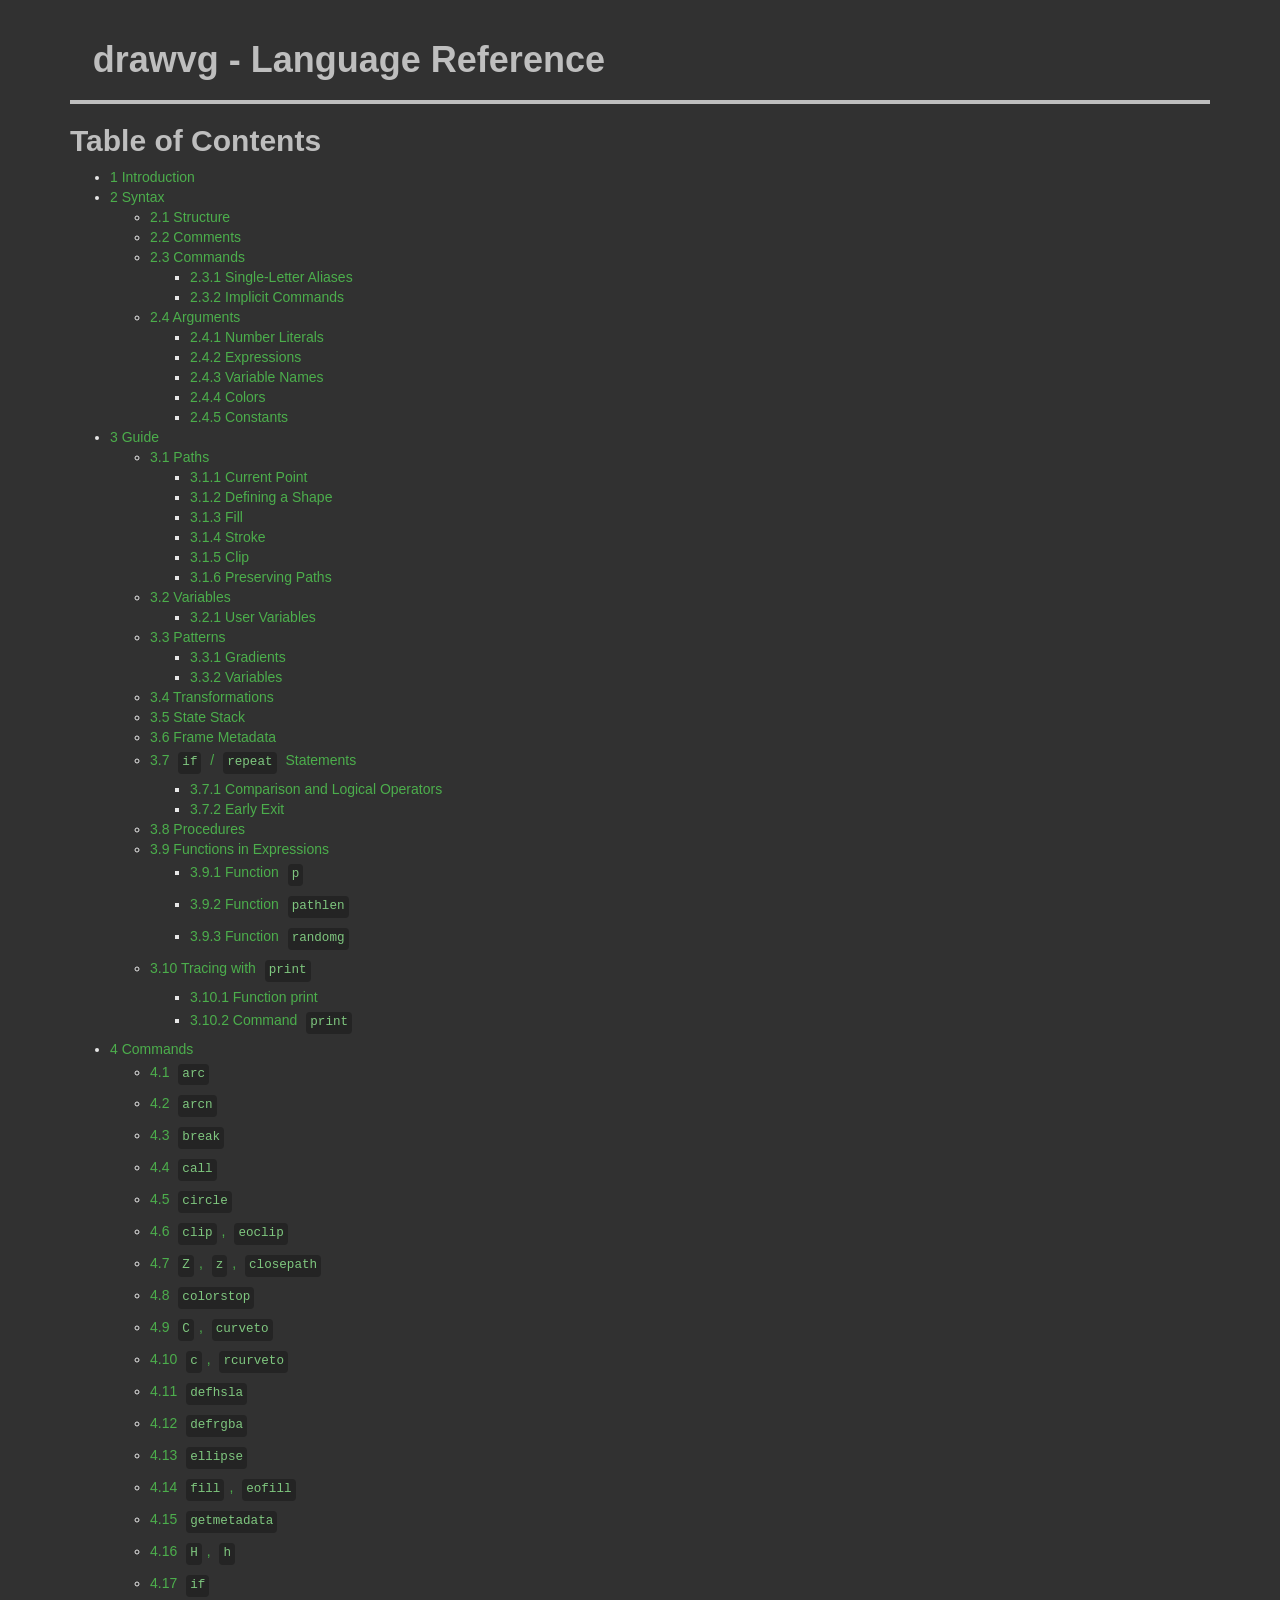
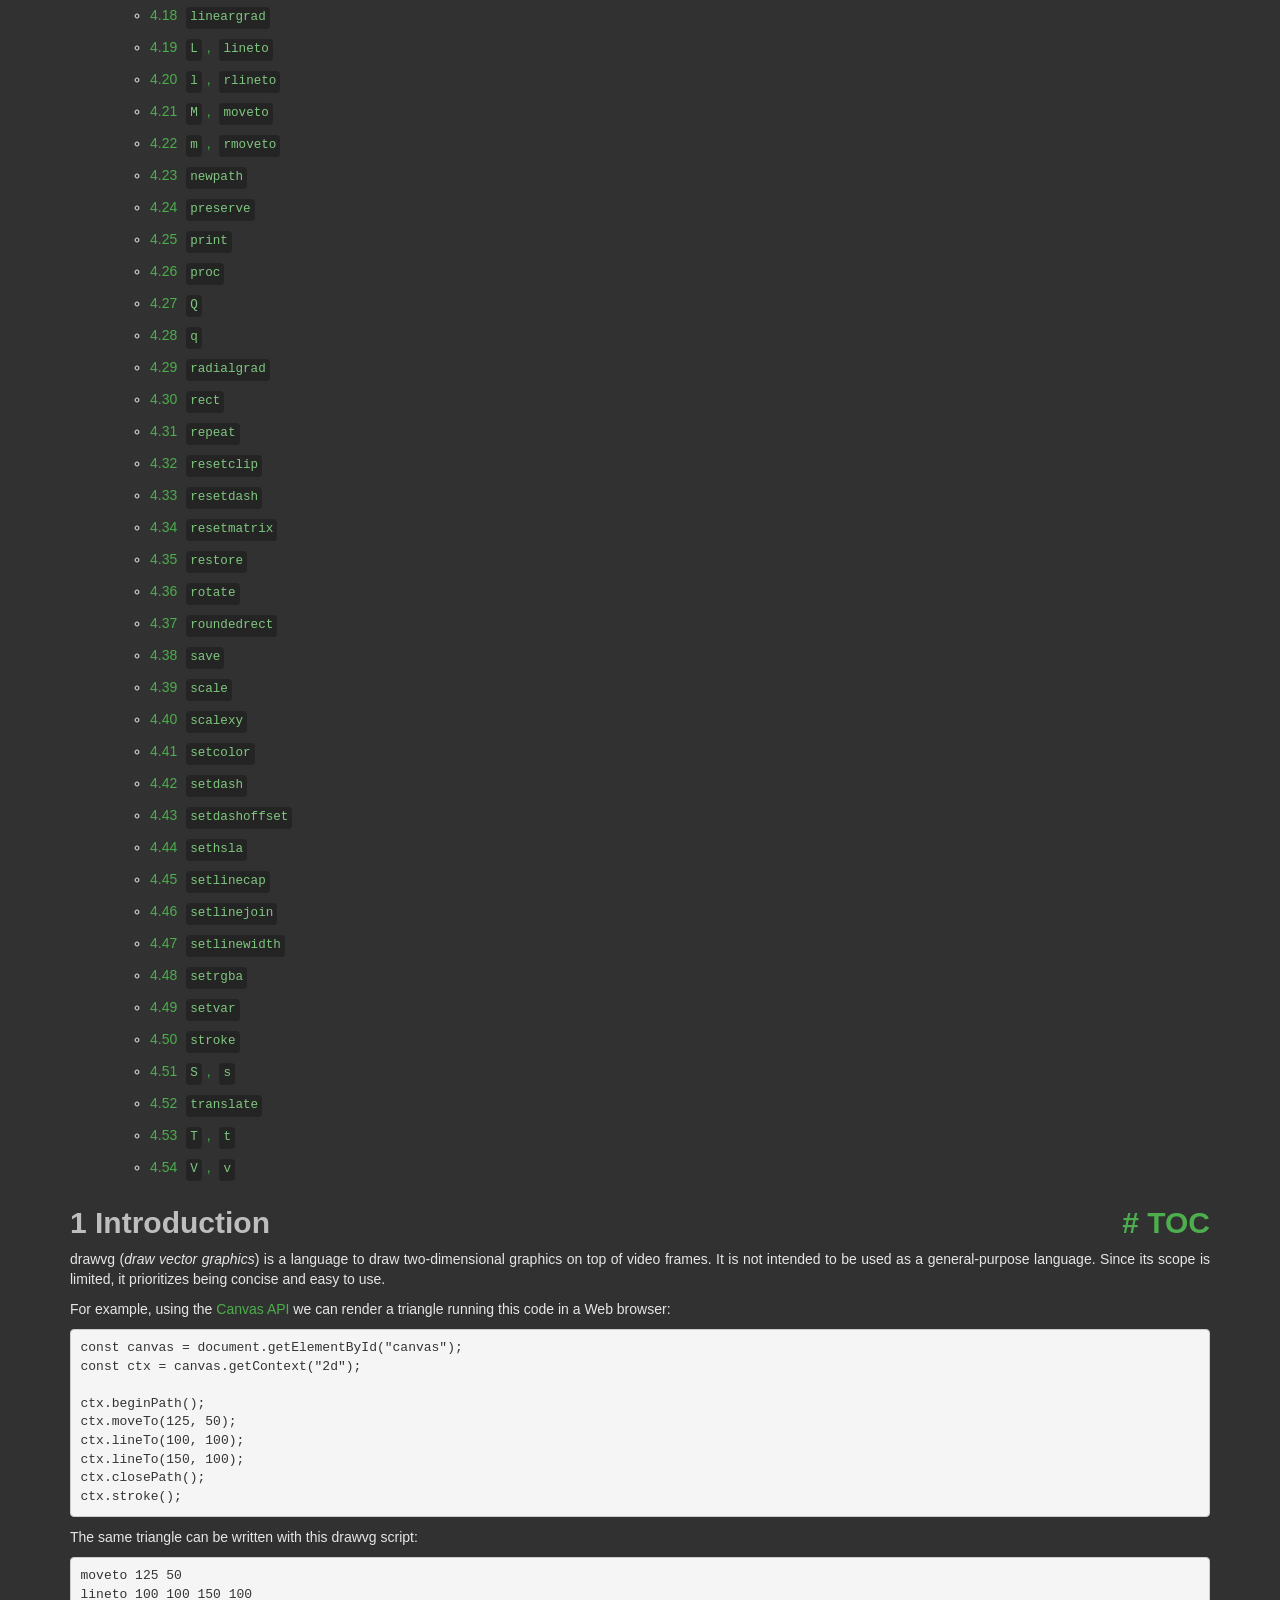
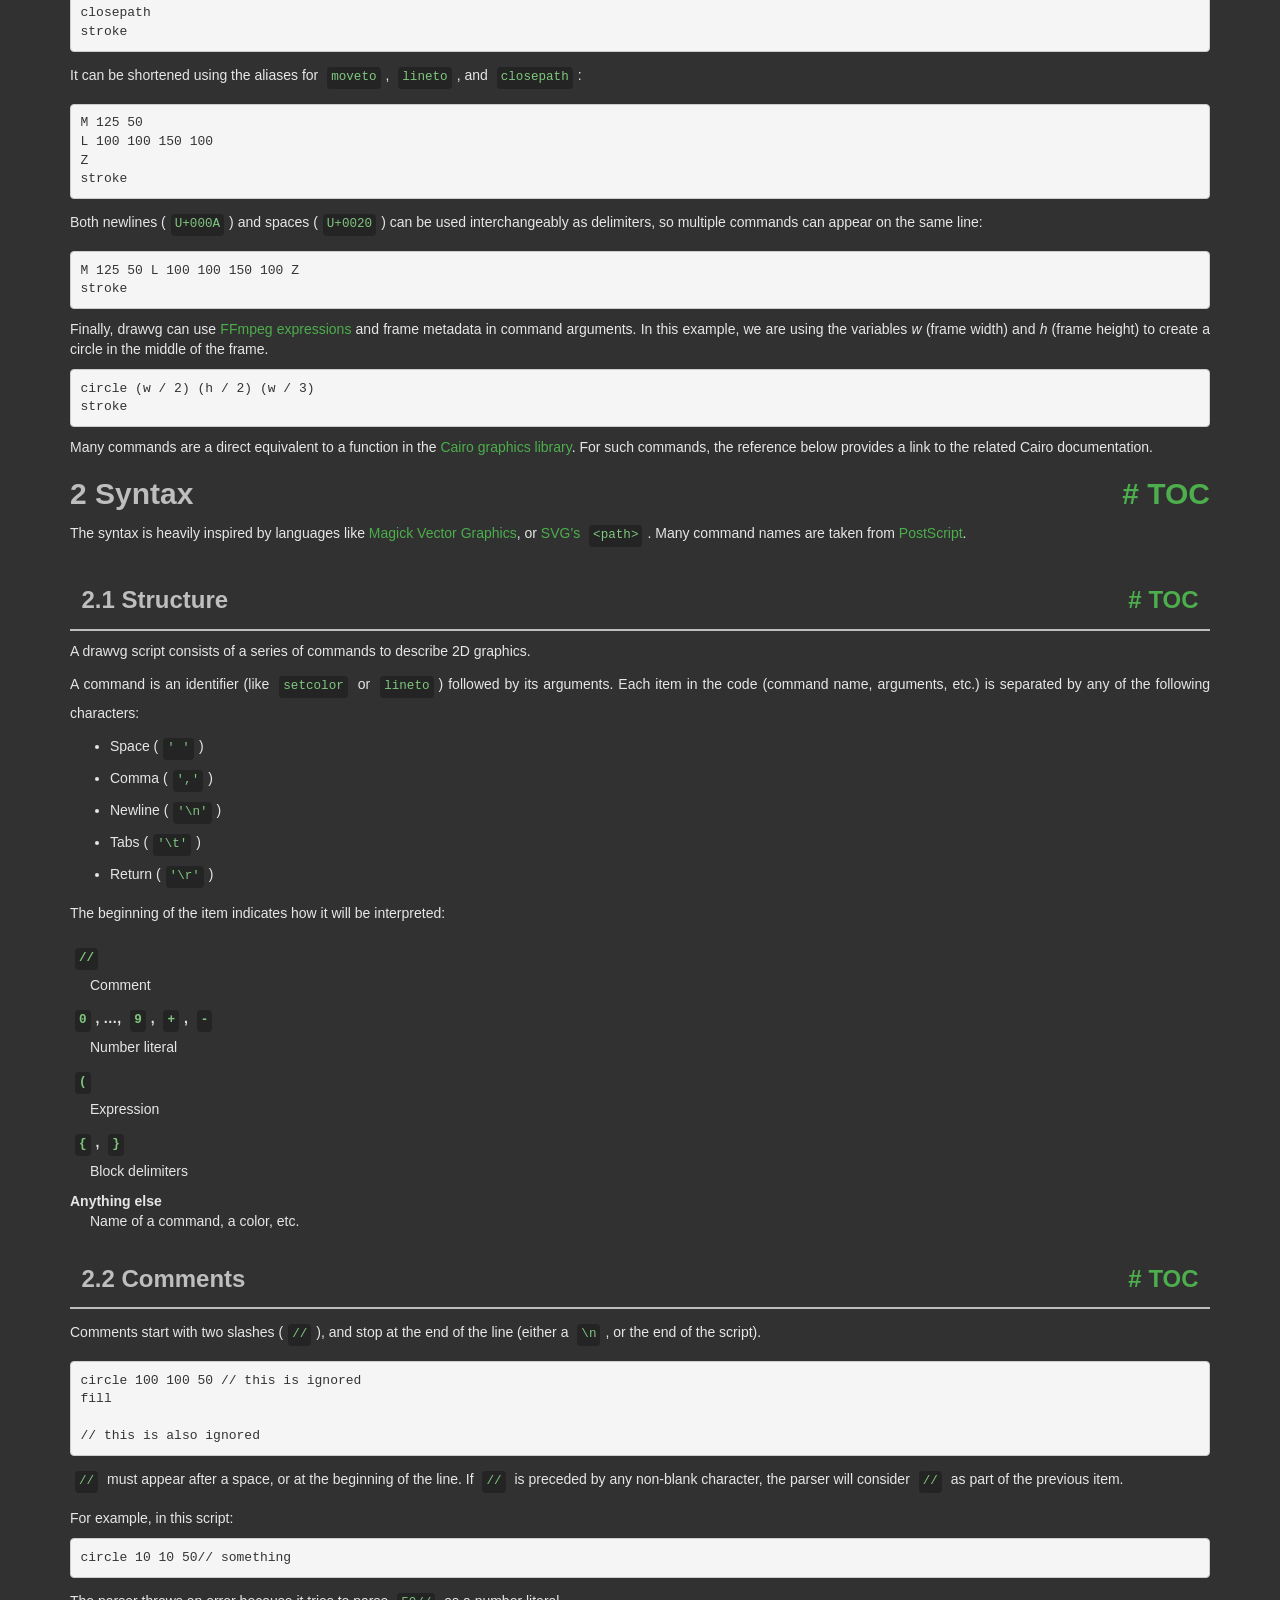
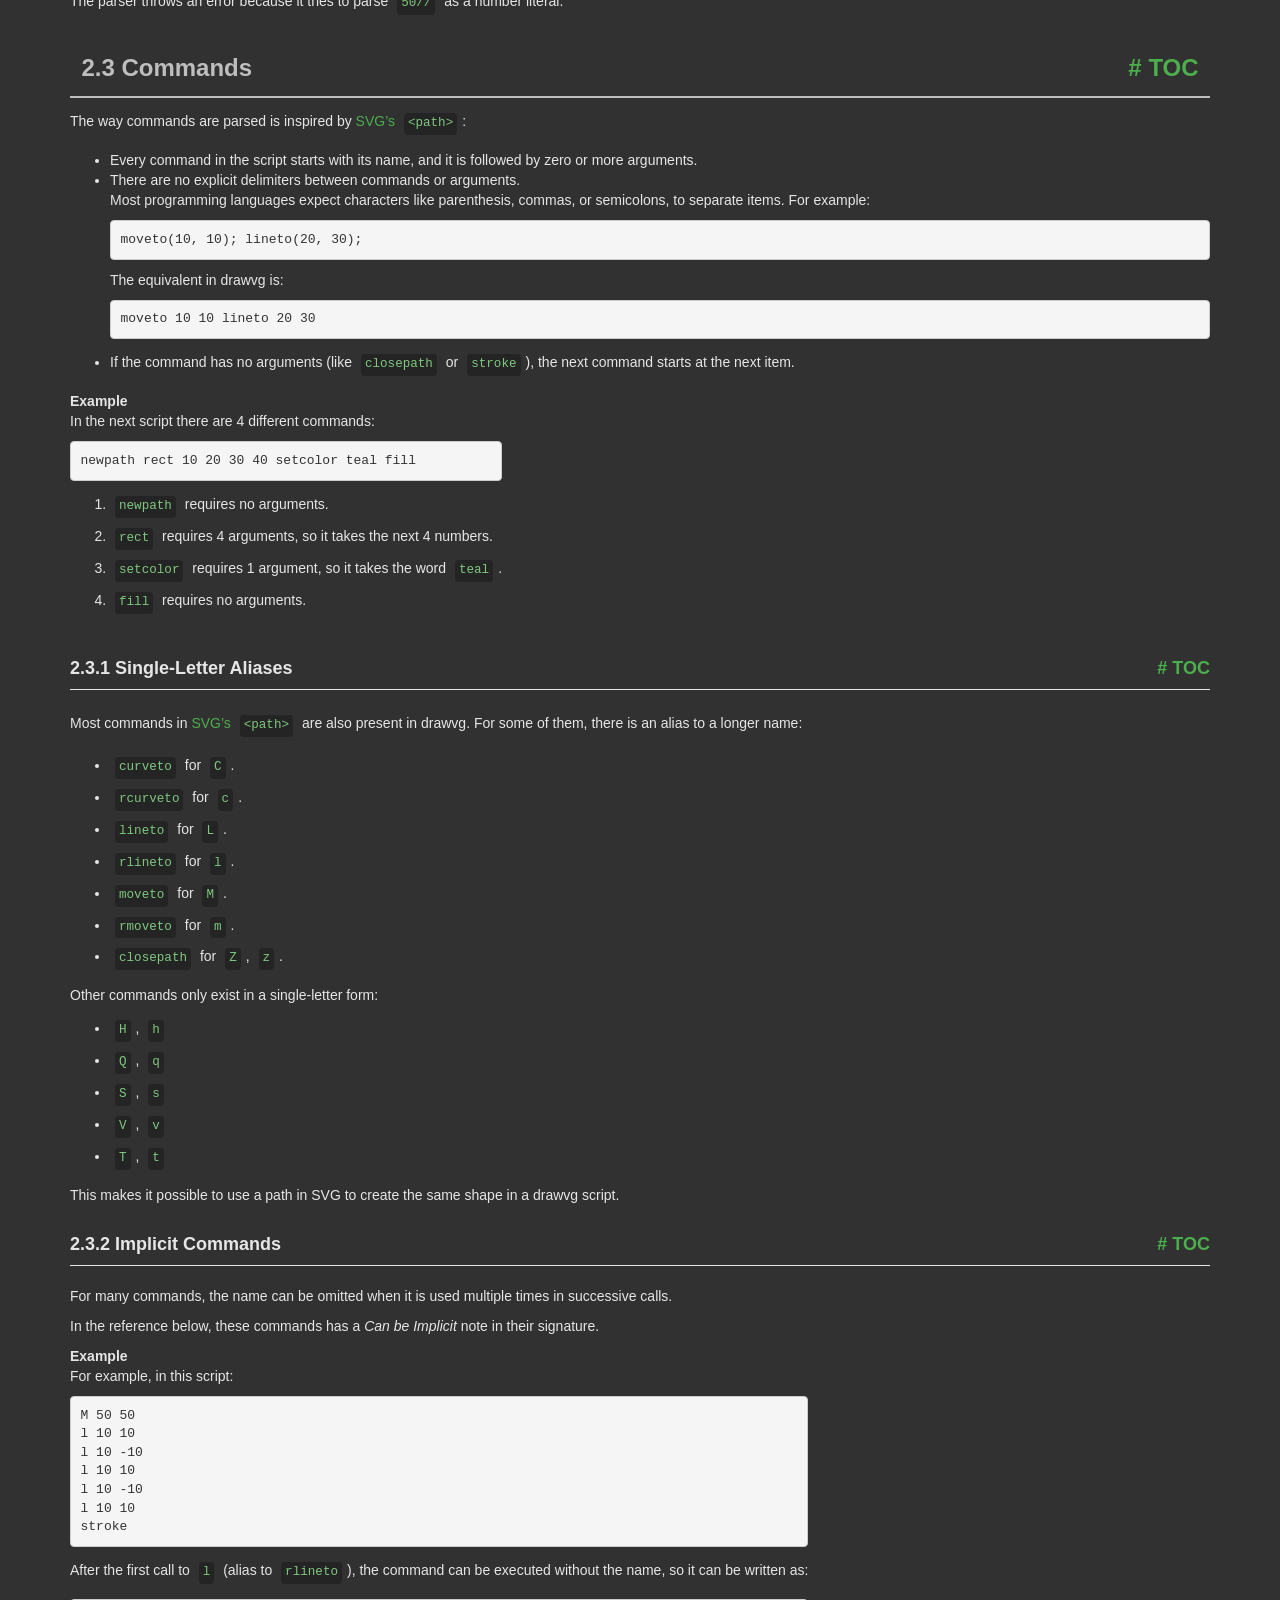
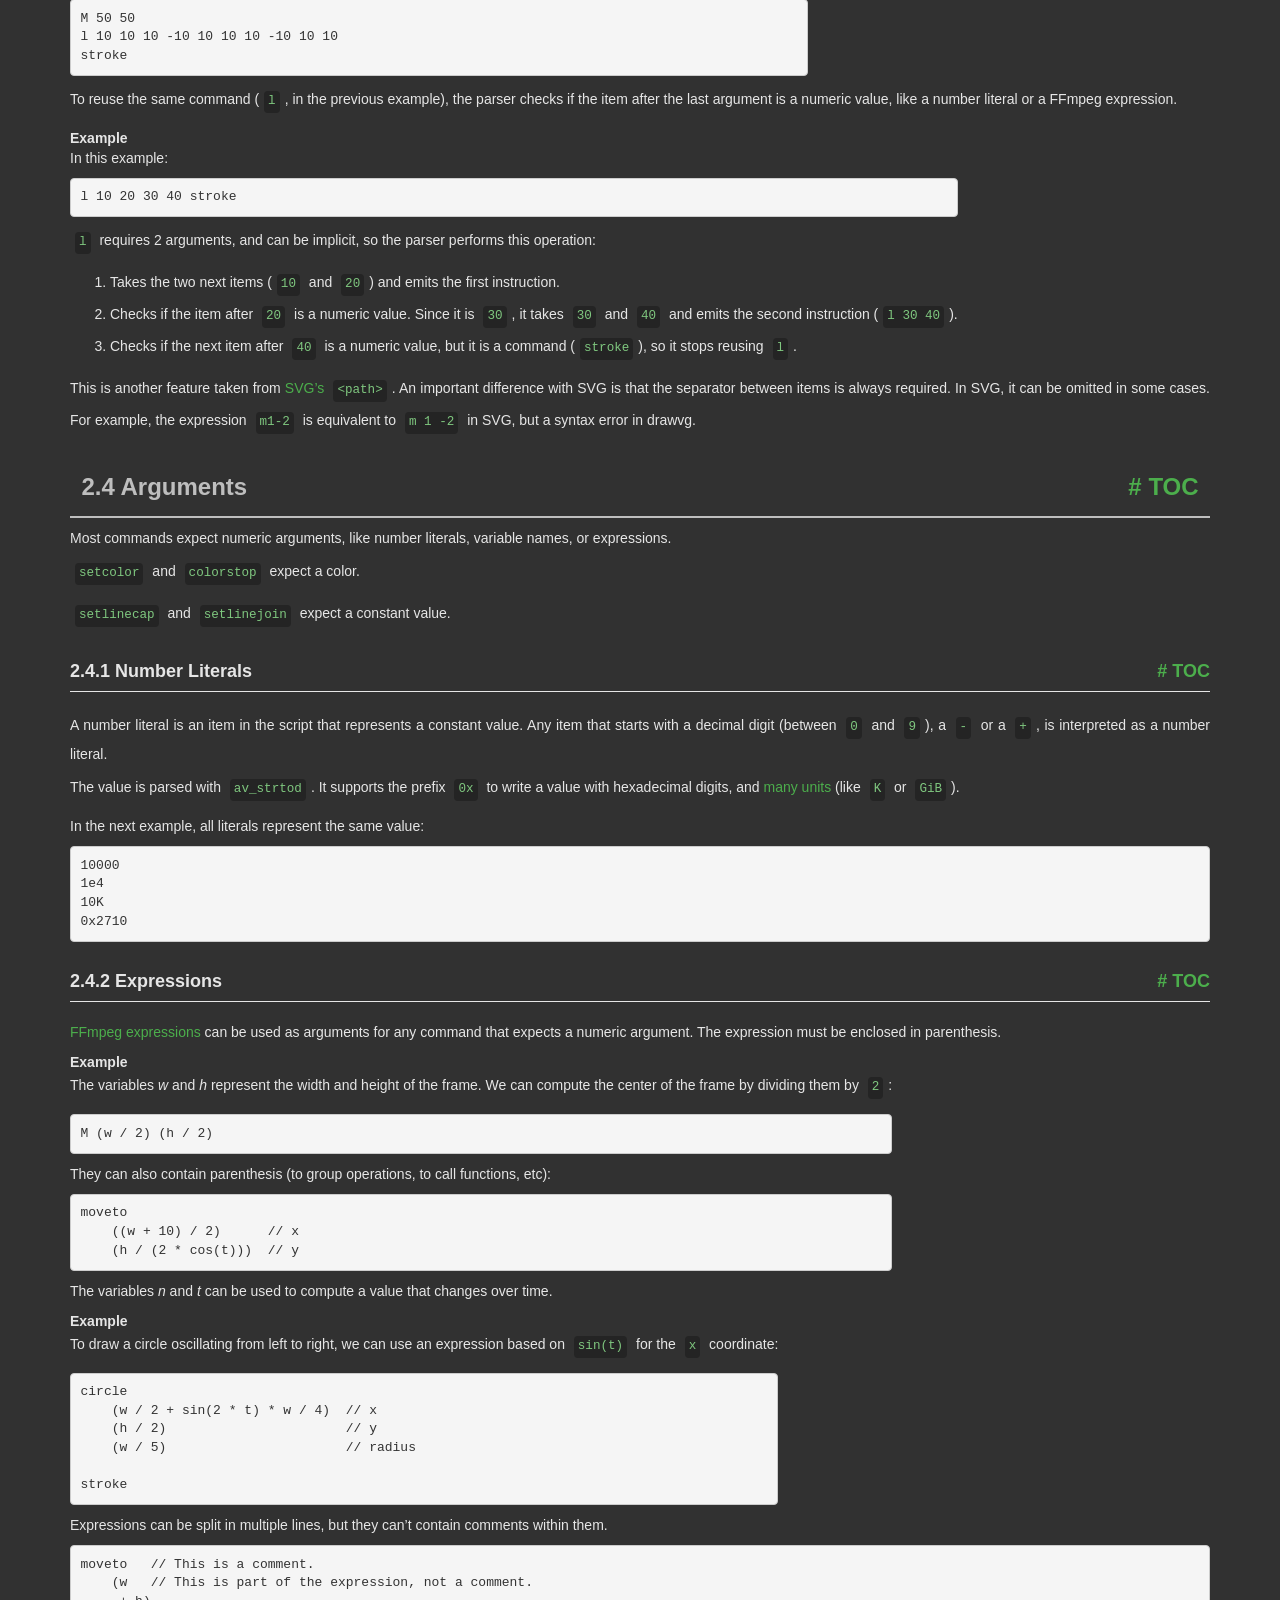
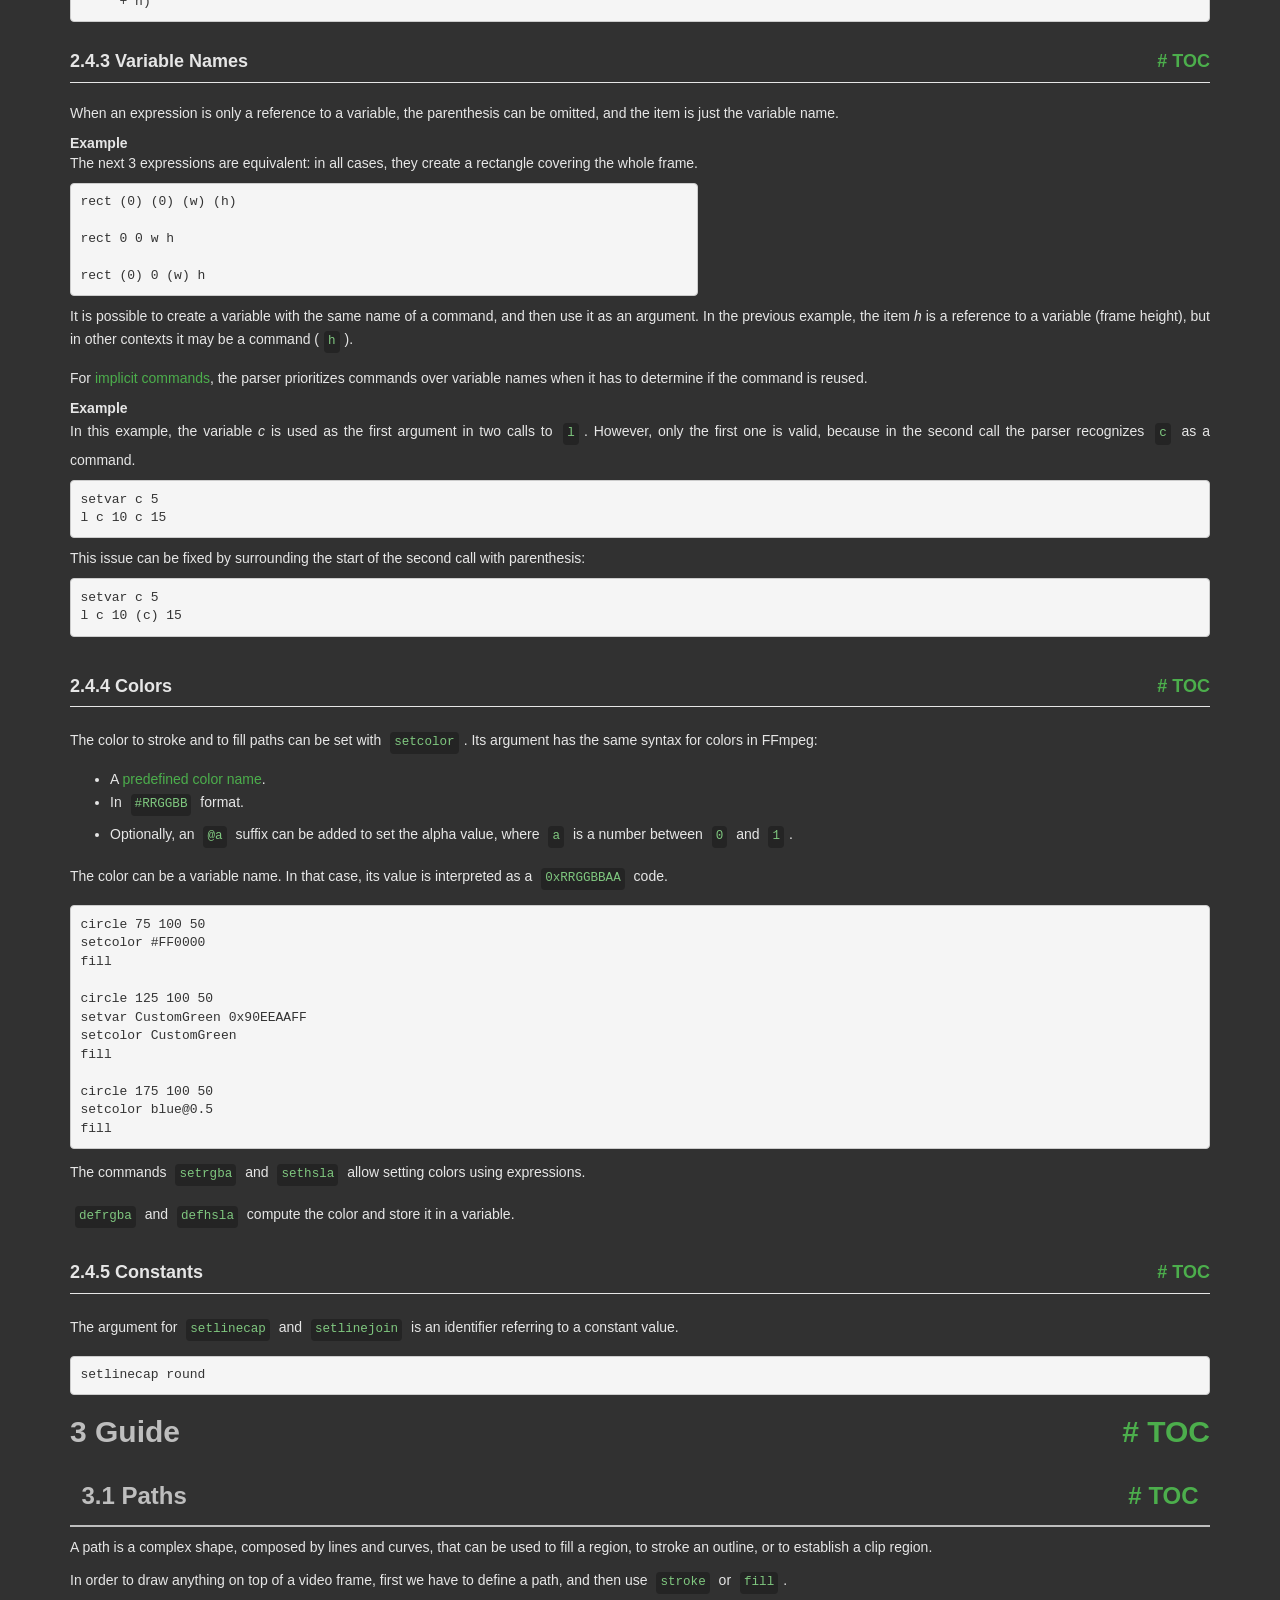
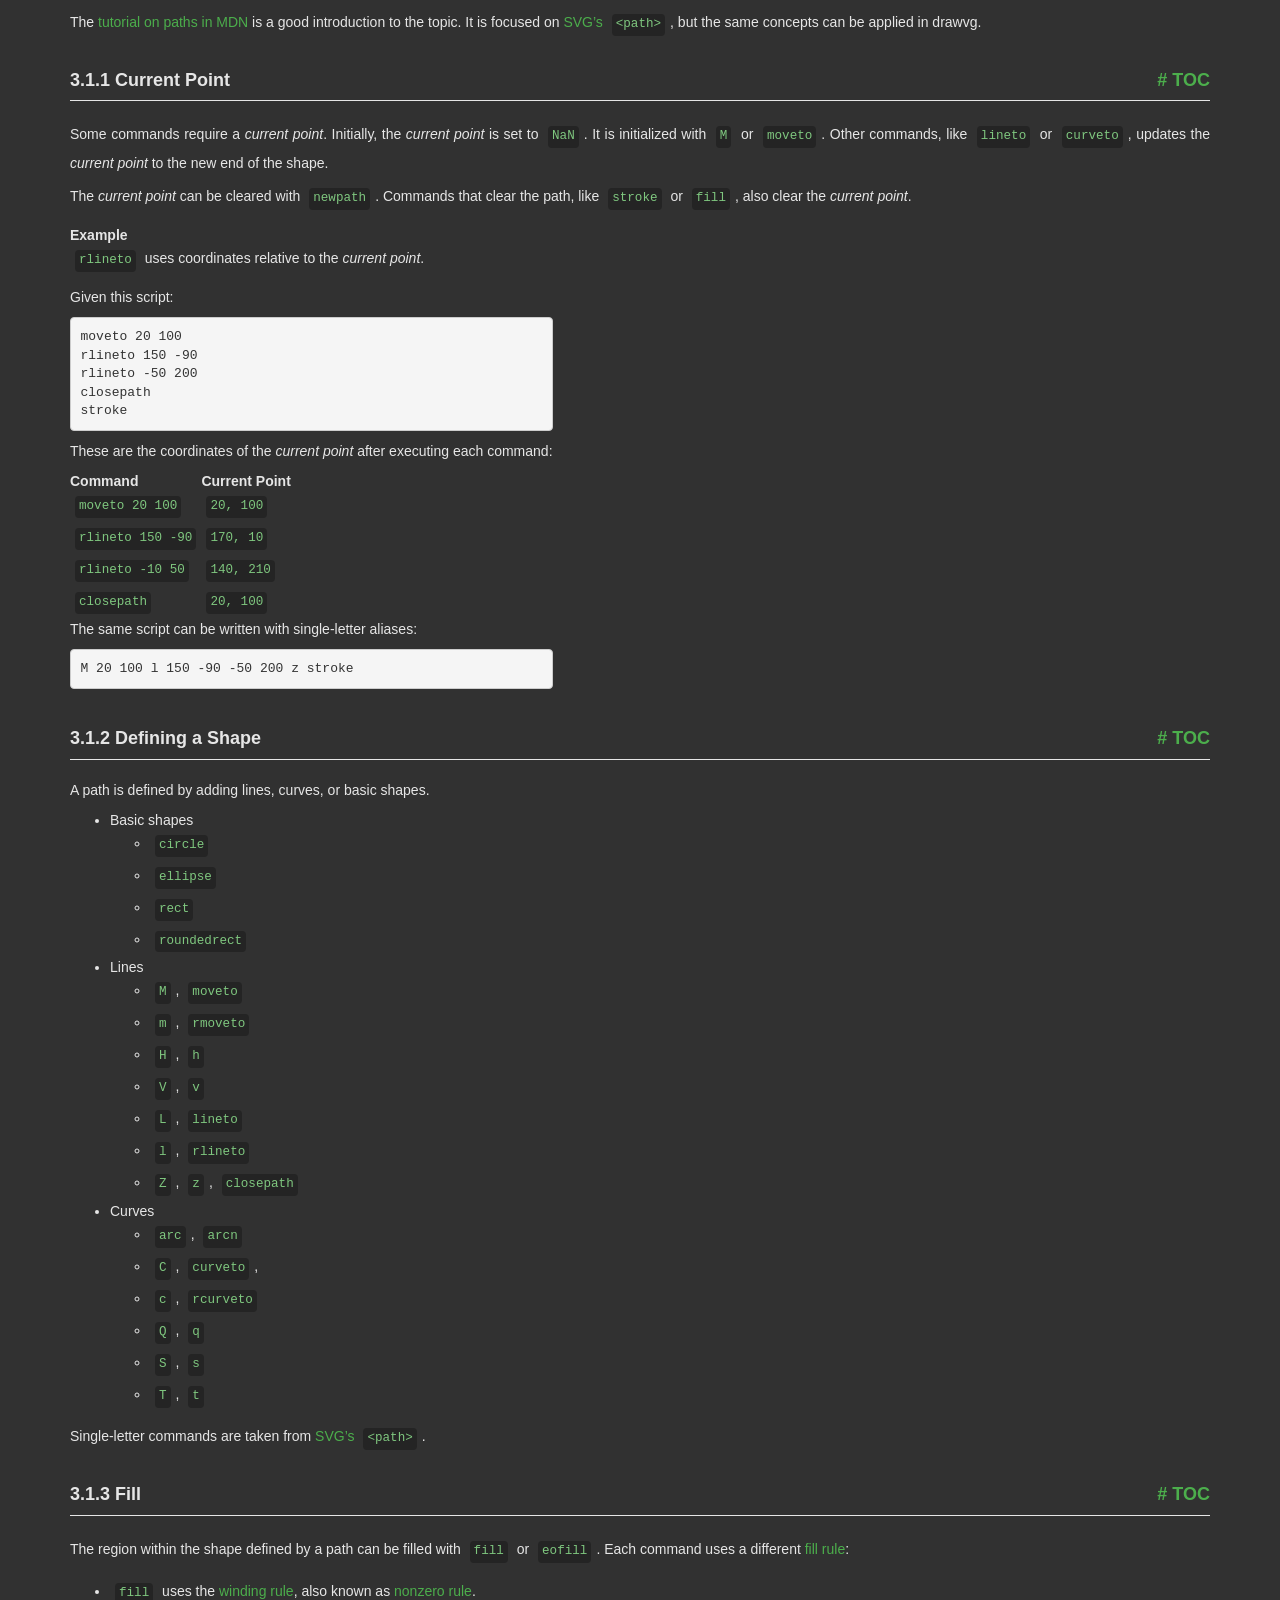
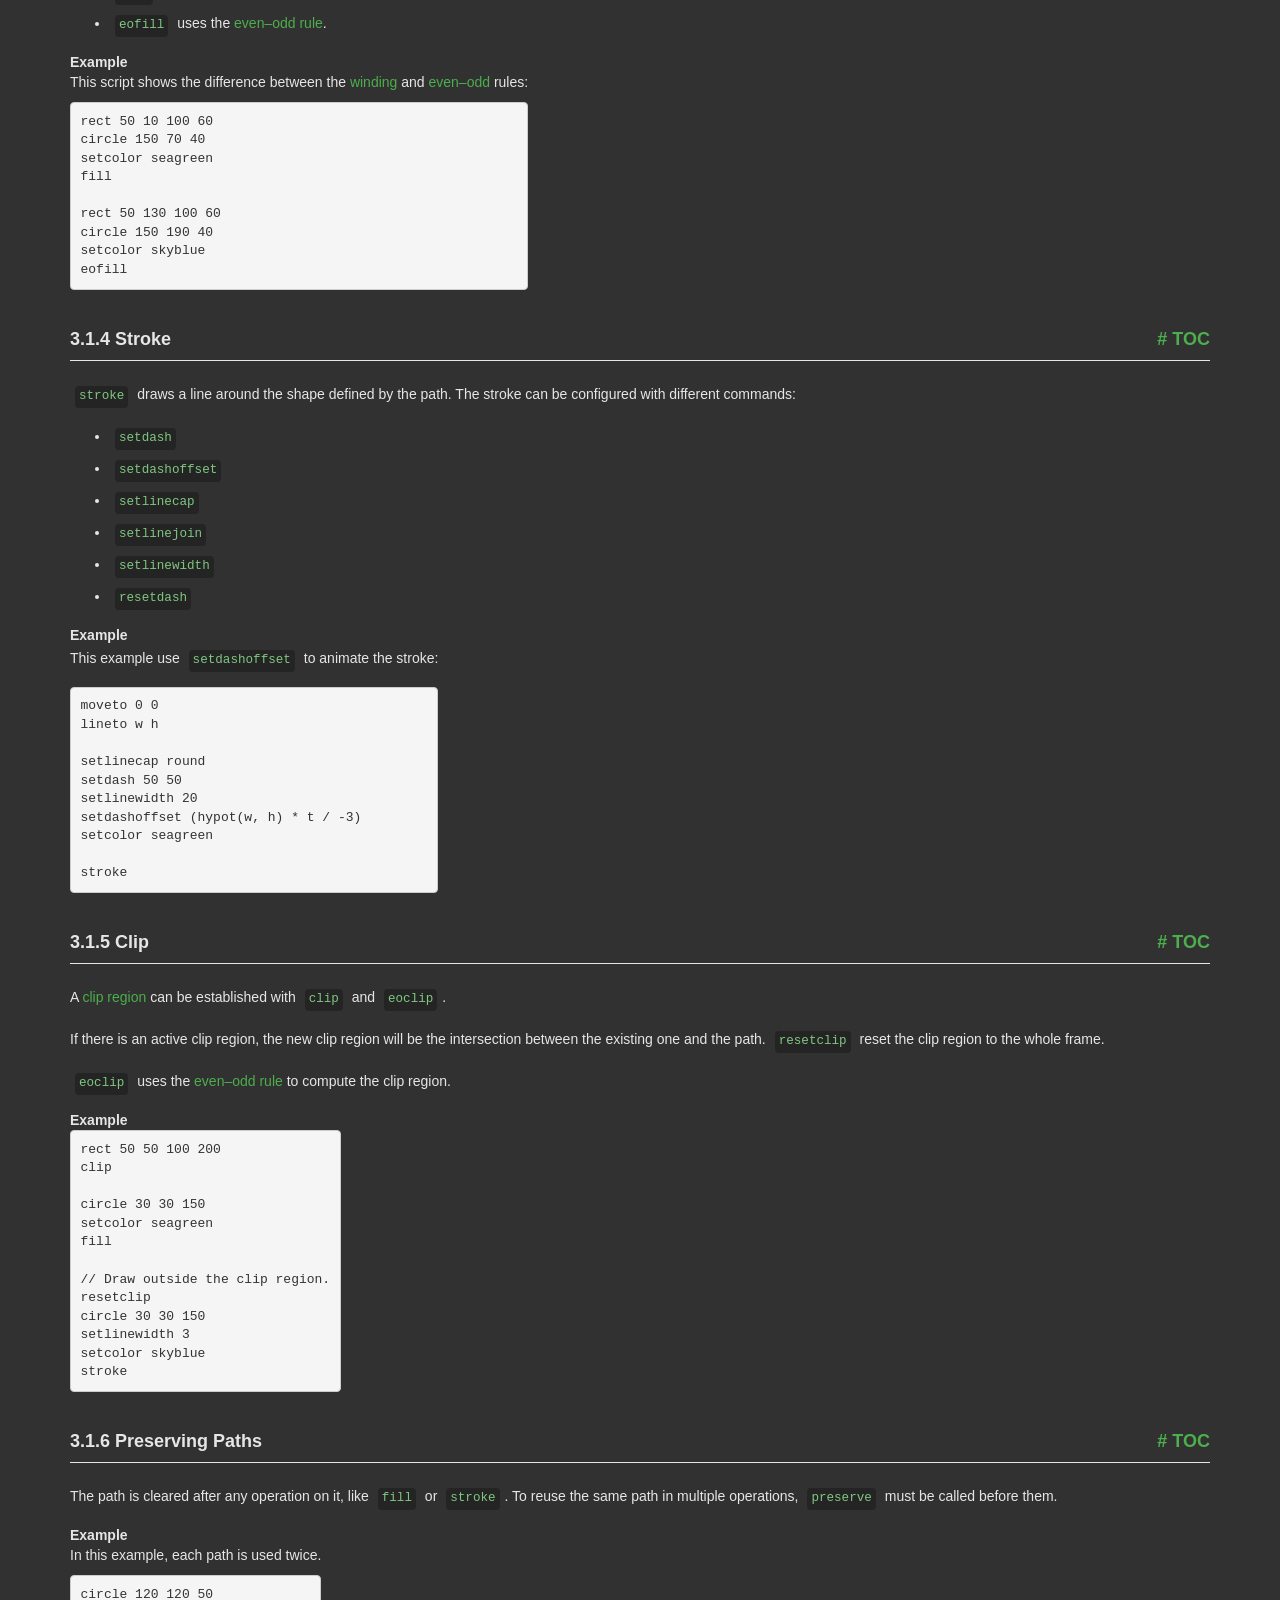
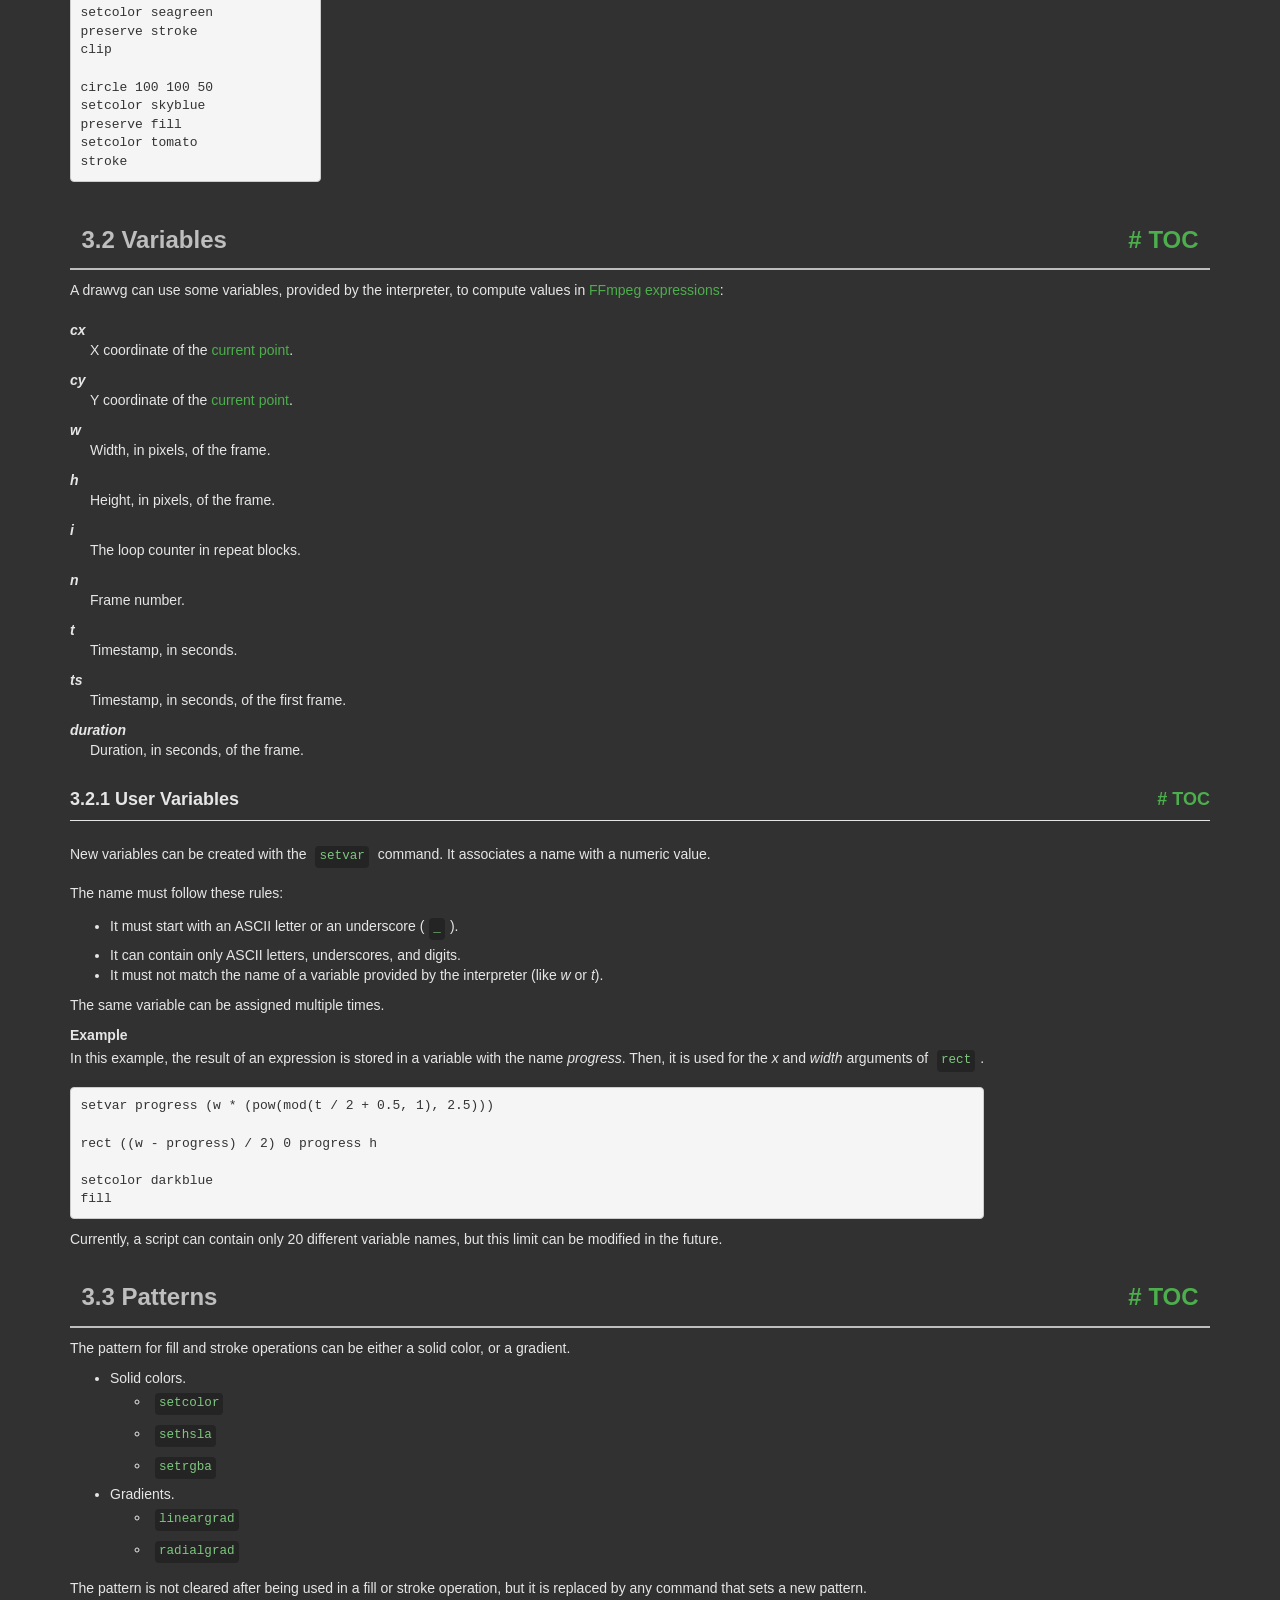
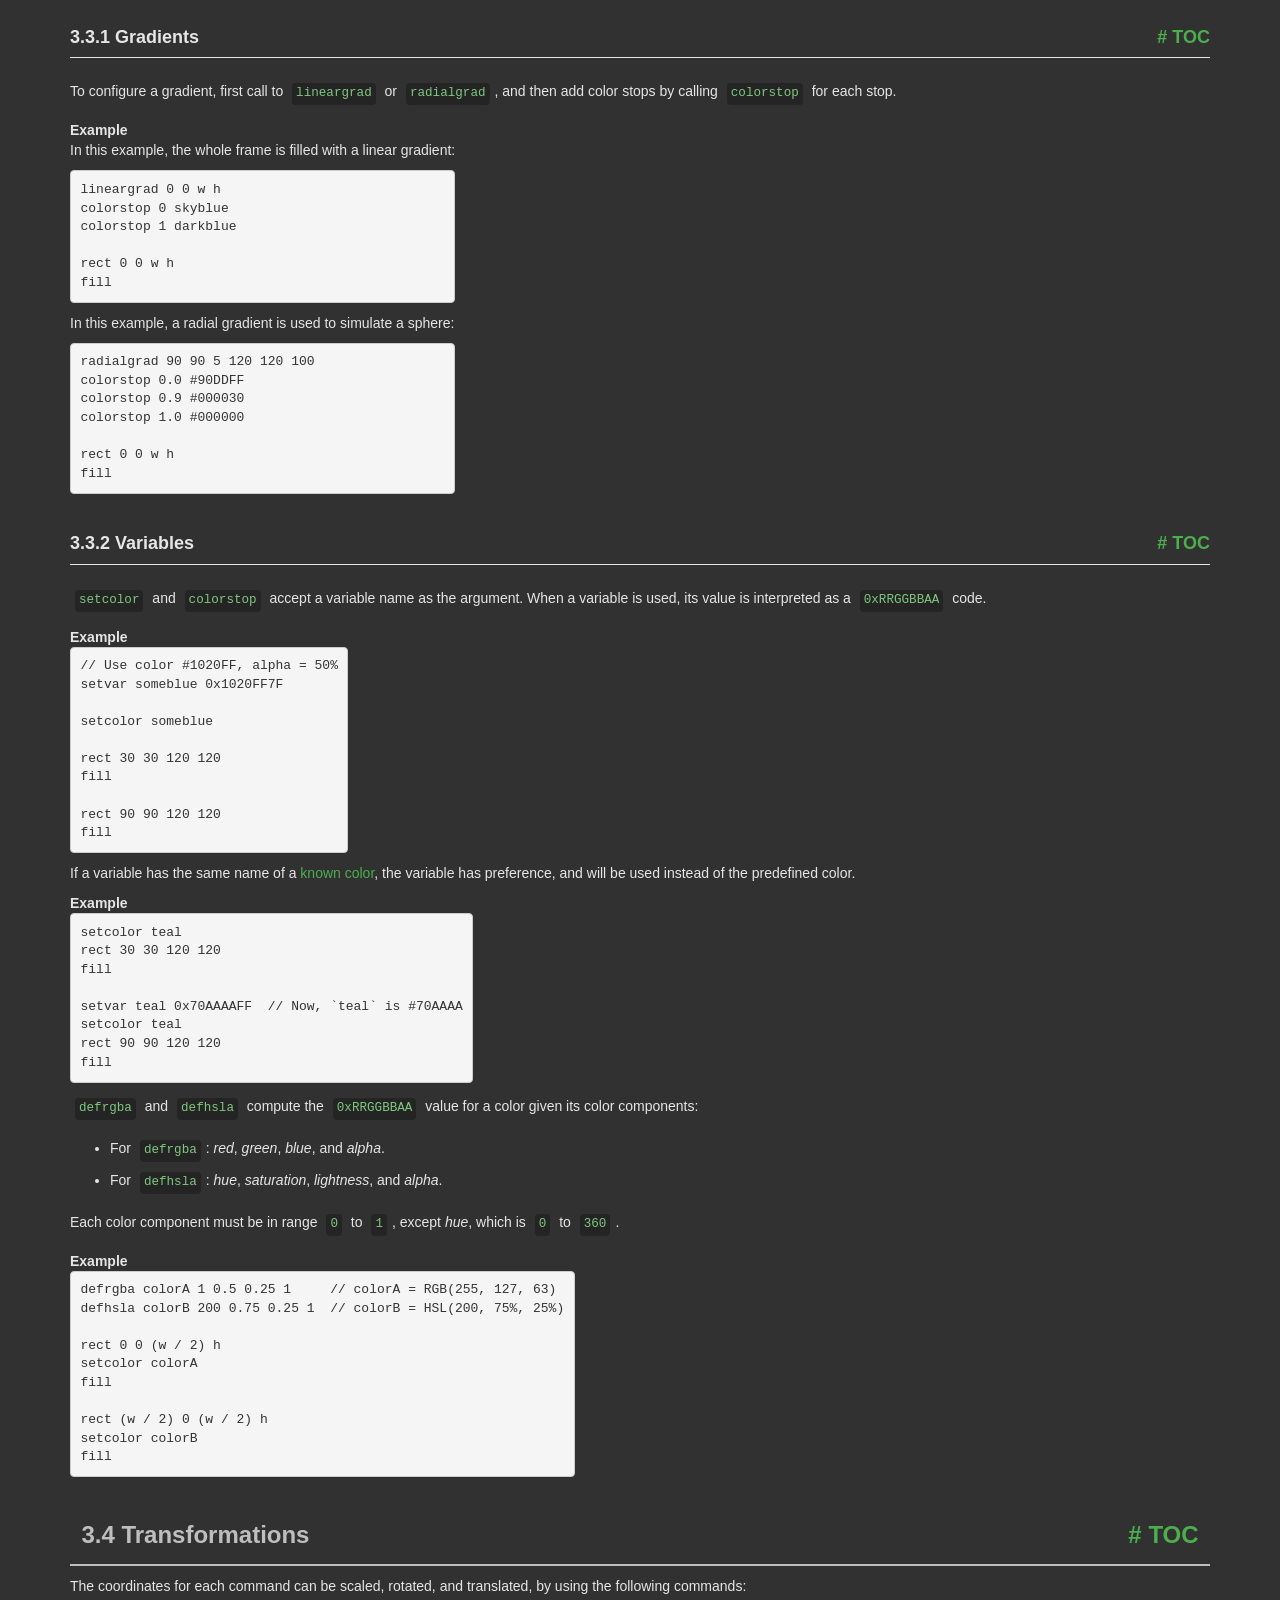
<file: tools/ffmpeg/doc/drawvg-reference.html>
<!DOCTYPE html PUBLIC "-//W3C//DTD HTML 4.01 Transitional//EN" "http://www.w3.org/TR/html4/loose.dtd">
<html>
<!-- Created by GNU Texinfo 7.2, https://www.gnu.org/software/texinfo/ -->
  <head>
    <meta charset="utf-8">
    <title>
      drawvg - Language Reference
    </title>
    <meta name="viewport" content="width=device-width,initial-scale=1.0">
    <link rel="stylesheet" type="text/css" href="bootstrap.min.css">
    <link rel="stylesheet" type="text/css" href="style.min.css">
  </head>
  <body>
    <div class="container">
      <h1>
      drawvg - Language Reference
      </h1>


<a name="SEC_Top"></a>

<div class="region-contents" id="SEC_Contents">
<h2 class="contents-heading">Table of Contents</h2>

<div class="contents">

<ul class="toc-numbered-mark">
  <li><a id="toc-Introduction" href="#Introduction">1 Introduction</a></li>
  <li><a id="toc-Syntax" href="#Syntax">2 Syntax</a>
  <ul class="toc-numbered-mark">
    <li><a id="toc-Structure" href="#Structure">2.1 Structure</a></li>
    <li><a id="toc-Comments" href="#Comments">2.2 Comments</a></li>
    <li><a id="toc-Commands" href="#Commands">2.3 Commands</a>
    <ul class="toc-numbered-mark">
      <li><a id="toc-Single_002dLetter-Aliases" href="#Single_002dLetter-Aliases">2.3.1 Single-Letter Aliases</a></li>
      <li><a id="toc-Implicit-Commands" href="#Implicit-Commands">2.3.2 Implicit Commands</a></li>
    </ul></li>
    <li><a id="toc-Arguments" href="#Arguments">2.4 Arguments</a>
    <ul class="toc-numbered-mark">
      <li><a id="toc-Number-Literals" href="#Number-Literals">2.4.1 Number Literals</a></li>
      <li><a id="toc-Expressions" href="#Expressions">2.4.2 Expressions</a></li>
      <li><a id="toc-Variable-Names" href="#Variable-Names">2.4.3 Variable Names</a></li>
      <li><a id="toc-Colors" href="#Colors-1">2.4.4 Colors</a></li>
      <li><a id="toc-Constants" href="#Constants">2.4.5 Constants</a></li>
    </ul></li>
  </ul></li>
  <li><a id="toc-Guide" href="#Guide">3 Guide</a>
  <ul class="toc-numbered-mark">
    <li><a id="toc-Paths" href="#Paths">3.1 Paths</a>
    <ul class="toc-numbered-mark">
      <li><a id="toc-Current-Point" href="#Current-Point">3.1.1 Current Point</a></li>
      <li><a id="toc-Defining-a-Shape" href="#Defining-a-Shape">3.1.2 Defining a Shape</a></li>
      <li><a id="toc-Fill" href="#Fill">3.1.3 Fill</a></li>
      <li><a id="toc-Stroke" href="#Stroke">3.1.4 Stroke</a></li>
      <li><a id="toc-Clip" href="#Clip">3.1.5 Clip</a></li>
      <li><a id="toc-Preserving-Paths" href="#Preserving-Paths">3.1.6 Preserving Paths</a></li>
    </ul></li>
    <li><a id="toc-Variables" href="#Variables">3.2 Variables</a>
    <ul class="toc-numbered-mark">
      <li><a id="toc-User-Variables" href="#User-Variables-1">3.2.1 User Variables</a></li>
    </ul></li>
    <li><a id="toc-Patterns" href="#Patterns">3.3 Patterns</a>
    <ul class="toc-numbered-mark">
      <li><a id="toc-Gradients" href="#Gradients">3.3.1 Gradients</a></li>
      <li><a id="toc-Variables-1" href="#Variables-1">3.3.2 Variables</a></li>
    </ul></li>
    <li><a id="toc-Transformations" href="#Transformations">3.4 Transformations</a></li>
    <li><a id="toc-State-Stack" href="#State-Stack-1">3.5 State Stack</a></li>
    <li><a id="toc-Frame-Metadata" href="#Frame-Metadata-1">3.6 Frame Metadata</a></li>
    <li><a id="toc-if-_002f-repeat-Statements" href="#if-_002f-repeat-Statements">3.7 <code class="code">if</code> / <code class="code">repeat</code> Statements</a>
    <ul class="toc-numbered-mark">
      <li><a id="toc-Comparison-and-Logical-Operators" href="#Comparison-and-Logical-Operators">3.7.1 Comparison and Logical Operators</a></li>
      <li><a id="toc-Early-Exit" href="#Early-Exit">3.7.2 Early Exit</a></li>
    </ul></li>
    <li><a id="toc-Procedures" href="#Procedures-1">3.8 Procedures</a></li>
    <li><a id="toc-Functions-in-Expressions" href="#Functions-in-Expressions">3.9 Functions in Expressions</a>
    <ul class="toc-numbered-mark">
      <li><a id="toc-Function-p" href="#Function-p">3.9.1 Function <code class="code">p</code></a></li>
      <li><a id="toc-Function-pathlen" href="#Function-pathlen">3.9.2 Function <code class="code">pathlen</code></a></li>
      <li><a id="toc-Function-randomg" href="#Function-randomg">3.9.3 Function <code class="code">randomg</code></a></li>
    </ul></li>
    <li><a id="toc-Tracing-with-print" href="#Tracing-with-print">3.10 Tracing with <code class="code">print</code></a>
    <ul class="toc-numbered-mark">
      <li><a id="toc-Function-print" href="#Function-print">3.10.1 Function print</a></li>
      <li><a id="toc-Command-print" href="#Command-print-1">3.10.2 Command <code class="code">print</code></a></li>
    </ul></li>
  </ul></li>
  <li><a id="toc-Commands-1" href="#Commands-1">4 Commands</a>
  <ul class="toc-numbered-mark">
    <li><a id="toc-arc" href="#arc">4.1 <code class="code">arc</code></a></li>
    <li><a id="toc-arcn" href="#arcn">4.2 <code class="code">arcn</code></a></li>
    <li><a id="toc-break" href="#break">4.3 <code class="code">break</code></a></li>
    <li><a id="toc-call" href="#call">4.4 <code class="code">call</code></a></li>
    <li><a id="toc-circle" href="#circle">4.5 <code class="code">circle</code></a></li>
    <li><a id="toc-clip_002c-eoclip" href="#clip_002c-eoclip">4.6 <code class="code">clip</code>, <code class="code">eoclip</code></a></li>
    <li><a id="toc-Z_002c-z_002c-closepath" href="#Z_002c-z_002c-closepath">4.7 <code class="code">Z</code>, <code class="code">z</code>, <code class="code">closepath</code></a></li>
    <li><a id="toc-colorstop" href="#colorstop">4.8 <code class="code">colorstop</code></a></li>
    <li><a id="toc-C_002c-curveto" href="#C_002c-curveto">4.9 <code class="code">C</code>, <code class="code">curveto</code></a></li>
    <li><a id="toc-c_002c-rcurveto" href="#c_002c-rcurveto">4.10 <code class="code">c</code>, <code class="code">rcurveto</code></a></li>
    <li><a id="toc-defhsla" href="#defhsla">4.11 <code class="code">defhsla</code></a></li>
    <li><a id="toc-defrgba" href="#defrgba">4.12 <code class="code">defrgba</code></a></li>
    <li><a id="toc-ellipse" href="#ellipse">4.13 <code class="code">ellipse</code></a></li>
    <li><a id="toc-fill_002c-eofill" href="#fill_002c-eofill">4.14 <code class="code">fill</code>, <code class="code">eofill</code></a></li>
    <li><a id="toc-getmetadata" href="#getmetadata">4.15 <code class="code">getmetadata</code></a></li>
    <li><a id="toc-H_002c-h" href="#H_002c-h">4.16 <code class="code">H</code>, <code class="code">h</code></a></li>
    <li><a id="toc-if" href="#if">4.17 <code class="code">if</code></a></li>
    <li><a id="toc-lineargrad" href="#lineargrad">4.18 <code class="code">lineargrad</code></a></li>
    <li><a id="toc-L_002c-lineto" href="#L_002c-lineto">4.19 <code class="code">L</code>, <code class="code">lineto</code></a></li>
    <li><a id="toc-l_002c-rlineto" href="#l_002c-rlineto">4.20 <code class="code">l</code>, <code class="code">rlineto</code></a></li>
    <li><a id="toc-M_002c-moveto" href="#M_002c-moveto">4.21 <code class="code">M</code>, <code class="code">moveto</code></a></li>
    <li><a id="toc-m_002c-rmoveto" href="#m_002c-rmoveto">4.22 <code class="code">m</code>, <code class="code">rmoveto</code></a></li>
    <li><a id="toc-newpath" href="#newpath">4.23 <code class="code">newpath</code></a></li>
    <li><a id="toc-preserve" href="#preserve">4.24 <code class="code">preserve</code></a></li>
    <li><a id="toc-print" href="#print">4.25 <code class="code">print</code></a></li>
    <li><a id="toc-proc" href="#proc">4.26 <code class="code">proc</code></a></li>
    <li><a id="toc-Q" href="#Q">4.27 <code class="code">Q</code></a></li>
    <li><a id="toc-q" href="#q">4.28 <code class="code">q</code></a></li>
    <li><a id="toc-radialgrad" href="#radialgrad">4.29 <code class="code">radialgrad</code></a></li>
    <li><a id="toc-rect" href="#rect">4.30 <code class="code">rect</code></a></li>
    <li><a id="toc-repeat" href="#repeat">4.31 <code class="code">repeat</code></a></li>
    <li><a id="toc-resetclip" href="#resetclip">4.32 <code class="code">resetclip</code></a></li>
    <li><a id="toc-resetdash" href="#resetdash">4.33 <code class="code">resetdash</code></a></li>
    <li><a id="toc-resetmatrix" href="#resetmatrix">4.34 <code class="code">resetmatrix</code></a></li>
    <li><a id="toc-restore" href="#restore">4.35 <code class="code">restore</code></a></li>
    <li><a id="toc-rotate" href="#rotate">4.36 <code class="code">rotate</code></a></li>
    <li><a id="toc-roundedrect" href="#roundedrect">4.37 <code class="code">roundedrect</code></a></li>
    <li><a id="toc-save" href="#save">4.38 <code class="code">save</code></a></li>
    <li><a id="toc-scale" href="#scale">4.39 <code class="code">scale</code></a></li>
    <li><a id="toc-scalexy" href="#scalexy">4.40 <code class="code">scalexy</code></a></li>
    <li><a id="toc-setcolor" href="#setcolor">4.41 <code class="code">setcolor</code></a></li>
    <li><a id="toc-setdash" href="#setdash">4.42 <code class="code">setdash</code></a></li>
    <li><a id="toc-setdashoffset" href="#setdashoffset">4.43 <code class="code">setdashoffset</code></a></li>
    <li><a id="toc-sethsla" href="#sethsla">4.44 <code class="code">sethsla</code></a></li>
    <li><a id="toc-setlinecap" href="#setlinecap">4.45 <code class="code">setlinecap</code></a></li>
    <li><a id="toc-setlinejoin" href="#setlinejoin">4.46 <code class="code">setlinejoin</code></a></li>
    <li><a id="toc-setlinewidth" href="#setlinewidth">4.47 <code class="code">setlinewidth</code></a></li>
    <li><a id="toc-setrgba" href="#setrgba">4.48 <code class="code">setrgba</code></a></li>
    <li><a id="toc-setvar" href="#setvar">4.49 <code class="code">setvar</code></a></li>
    <li><a id="toc-stroke" href="#stroke">4.50 <code class="code">stroke</code></a></li>
    <li><a id="toc-S_002c-s" href="#S_002c-s">4.51 <code class="code">S</code>, <code class="code">s</code></a></li>
    <li><a id="toc-translate" href="#translate">4.52 <code class="code">translate</code></a></li>
    <li><a id="toc-T_002c-t" href="#T_002c-t">4.53 <code class="code">T</code>, <code class="code">t</code></a></li>
    <li><a id="toc-V_002c-v" href="#V_002c-v">4.54 <code class="code">V</code>, <code class="code">v</code></a></li>
  </ul></li>
</ul>
</div>
</div>



<a name="Introduction"></a>
<h2 class="chapter">1 Introduction<span class="pull-right"><a class="anchor hidden-xs" href="#Introduction" aria-hidden="true">#</a> <a class="anchor hidden-xs"href="#toc-Introduction" aria-hidden="true">TOC</a></span></h2>

<p>drawvg (<em class="emph">draw vector graphics</em>) is a language to draw
two-dimensional graphics on top of video frames. It is not intended to
be used as a general-purpose language. Since its scope is limited, it
prioritizes being concise and easy to use.
</p>
<p>For example, using the
<a class="uref" href="https://developer.mozilla.org/en-US/docs/Web/API/Canvas_API">Canvas
API</a> we can render a triangle running this code in a Web browser:
</p>
<div class="example">
<pre class="example-preformatted">const canvas = document.getElementById(&quot;canvas&quot;);
const ctx = canvas.getContext(&quot;2d&quot;);

ctx.beginPath();
ctx.moveTo(125, 50);
ctx.lineTo(100, 100);
ctx.lineTo(150, 100);
ctx.closePath();
ctx.stroke();
</pre></div>

<p>The same triangle can be written with this drawvg script:
</p>
<div class="example">
<pre class="example-preformatted">moveto 125 50
lineto 100 100 150 100
closepath
stroke
</pre></div>

<p>It can be shortened using the aliases for <a class="ref" href="#cmd_005fmoveto"><code class="code">moveto</code></a>, <a class="ref" href="#cmd_005flineto"><code class="code">lineto</code></a>,
and <a class="ref" href="#cmd_005fclosepath"><code class="code">closepath</code></a>:
</p>
<div class="example">
<pre class="example-preformatted">M 125 50
L 100 100 150 100
Z
stroke
</pre></div>

<p>Both newlines (<code class="code">U+000A</code>) and spaces (<code class="code">U+0020</code>) can be used
interchangeably as delimiters, so multiple commands can appear on the
same line:
</p>
<div class="example">
<pre class="example-preformatted">M 125 50 L 100 100 150 100 Z
stroke
</pre></div>


<p>Finally, drawvg can use <a data-manual="ffmpeg-utils" href="./ffmpeg-utils.html#Expression-Evaluation">FFmpeg expressions</a> and frame metadata in command arguments. In
this example, we are using the variables <var class="var">w</var> (frame width) and <var class="var">h</var>
(frame height) to create a circle in the middle of the frame.
</p>
<div class="example">
<pre class="example-preformatted">circle (w / 2) (h / 2) (w / 3)
stroke
</pre></div>

<p>Many commands are a direct equivalent to a function in the
<a class="uref" href="https://www.cairographics.org/">Cairo graphics library</a>. For such
commands, the reference below provides a link to the related Cairo
documentation.
</p>
<a name="Syntax"></a>
<h2 class="chapter">2 Syntax<span class="pull-right"><a class="anchor hidden-xs" href="#Syntax" aria-hidden="true">#</a> <a class="anchor hidden-xs"href="#toc-Syntax" aria-hidden="true">TOC</a></span></h2>


<p>The syntax is heavily inspired by languages like
<a class="uref" href="https://imagemagick.org/script/magick-vector-graphics.php">Magick
Vector Graphics</a>, or <a class="uref" href="https://developer.mozilla.org/en-US/docs/Web/SVG/Reference/Element/path">SVG&rsquo;s <code class="code">&lt;path&gt;</code></a>. Many command names are taken from
<a class="uref" href="https://en.wikipedia.org/wiki/PostScript">PostScript</a>.
</p>
<a name="Structure"></a>
<h3 class="section">2.1 Structure<span class="pull-right"><a class="anchor hidden-xs" href="#Structure" aria-hidden="true">#</a> <a class="anchor hidden-xs"href="#toc-Structure" aria-hidden="true">TOC</a></span></h3>

<p>A drawvg script consists of a series of commands to describe 2D
graphics.
</p>
<p>A command is an identifier (like <a class="ref" href="#cmd_005fsetcolor"><code class="code">setcolor</code></a> or <a class="ref" href="#cmd_005flineto"><code class="code">lineto</code></a>)
followed by its arguments. Each item in the code (command name,
arguments, etc.) is separated by any of the following characters:
</p>
<ul class="itemize mark-bullet">
<li>Space (<code class="code">' '</code>)
</li><li>Comma (<code class="code">','</code>)
</li><li>Newline (<code class="code">'\n'</code>)
</li><li>Tabs (<code class="code">'\t'</code>)
</li><li>Return (<code class="code">'\r'</code>)
</li></ul>

<p>The beginning of the item indicates how it will be interpreted:
</p>
<dl class="table">
<dt><span class="r"><code class="code">//</code></span></dt>
<dd><p>Comment
</p></dd>
<dt><span class="r"><code class="code">0</code>, &hellip;, <code class="code">9</code>, <code class="code">+</code>, <code class="code">-</code></span></dt>
<dd><p>Number literal
</p></dd>
<dt><span class="r"><code class="code">(</code></span></dt>
<dd><p>Expression
</p></dd>
<dt><span class="r"><code class="code">{</code>, <code class="code">}</code></span></dt>
<dd><p>Block delimiters
</p></dd>
<dt><span class="r">Anything else</span></dt>
<dd><p>Name of a command, a color, etc.
</p></dd>
</dl>

<a name="Comments"></a>
<h3 class="section">2.2 Comments<span class="pull-right"><a class="anchor hidden-xs" href="#Comments" aria-hidden="true">#</a> <a class="anchor hidden-xs"href="#toc-Comments" aria-hidden="true">TOC</a></span></h3>

<p>Comments start with two slashes (<code class="code">//</code>), and stop at the end of the
line (either a <code class="code">\n</code>, or the end of the script).
</p>
<div class="example">
<pre class="example-preformatted">circle 100 100 50 // this is ignored
fill

// this is also ignored
</pre></div>

<p><code class="code">//</code> must appear after a space, or at the beginning of the line. If
<code class="code">//</code> is preceded by any non-blank character, the parser will
consider <code class="code">//</code> as part of the previous item.
</p>
<p>For example, in this script:
</p>
<div class="example">
<pre class="example-preformatted">circle 10 10 50// something
</pre></div>

<p>The parser throws an error because it tries to parse <code class="code">50//</code> as a
number literal.
</p>
<a name="Commands"></a>
<h3 class="section">2.3 Commands<span class="pull-right"><a class="anchor hidden-xs" href="#Commands" aria-hidden="true">#</a> <a class="anchor hidden-xs"href="#toc-Commands" aria-hidden="true">TOC</a></span></h3>

<p>The way commands are parsed is inspired by <a class="uref" href="https://developer.mozilla.org/en-US/docs/Web/SVG/Reference/Element/path">SVG&rsquo;s <code class="code">&lt;path&gt;</code></a>:
</p>
<ul class="itemize mark-bullet">
<li>Every command in the script starts with its name, and it is followed by
zero or more arguments.

</li><li>There are no explicit delimiters between commands or arguments.

<p>Most programming languages expect characters like parenthesis, commas,
or semicolons, to separate items. For example:
</p>
<div class="example">
<pre class="example-preformatted">moveto(10, 10); lineto(20, 30);
</pre></div>

<p>The equivalent in drawvg is:
</p>
<div class="example">
<pre class="example-preformatted">moveto 10 10 lineto 20 30
</pre></div>

</li><li>If the command has no arguments (like <a class="ref" href="#cmd_005fclosepath"><code class="code">closepath</code></a> or
<a class="ref" href="#cmd_005fstroke"><code class="code">stroke</code></a>), the next command starts at the next item.

</li></ul>

<table class="cartouche"><tr><th>
Example</th></tr><tr><td>
<p>In the next script there are 4 different commands:
</p>
<div class="example">
<pre class="example-preformatted">newpath rect 10 20 30 40 setcolor teal fill
</pre></div>

<ol class="enumerate">
<li> <a class="ref" href="#cmd_005fnewpath"><code class="code">newpath</code></a> requires no arguments.

</li><li> <a class="ref" href="#cmd_005frect"><code class="code">rect</code></a> requires 4 arguments, so it takes the next 4 numbers.

</li><li> <a class="ref" href="#cmd_005fsetcolor"><code class="code">setcolor</code></a> requires 1 argument, so it takes the word <code class="code">teal</code>.

</li><li> <a class="ref" href="#cmd_005ffill"><code class="code">fill</code></a> requires no arguments.
</li></ol>

</td></tr></table>

<a name="Single_002dLetter-Aliases"></a>
<h4 class="subsection">2.3.1 Single-Letter Aliases<span class="pull-right"><a class="anchor hidden-xs" href="#Single_002dLetter-Aliases" aria-hidden="true">#</a> <a class="anchor hidden-xs"href="#toc-Single_002dLetter-Aliases" aria-hidden="true">TOC</a></span></h4>

<p>Most commands in <a class="uref" href="https://developer.mozilla.org/en-US/docs/Web/SVG/Reference/Element/path">SVG&rsquo;s <code class="code">&lt;path&gt;</code></a> are also present in drawvg. For some of them,
there is an alias to a longer name:
</p>
<ul class="itemize mark-bullet">
<li><a class="ref" href="#cmd_005fcurveto"><code class="code">curveto</code></a> for <a class="ref" href="#cmd_005fC"><code class="code">C</code></a>.
</li><li><a class="ref" href="#cmd_005frcurveto"><code class="code">rcurveto</code></a> for <a class="ref" href="#cmd_005fc"><code class="code">c</code></a>.
</li><li><a class="ref" href="#cmd_005flineto"><code class="code">lineto</code></a> for <a class="ref" href="#cmd_005fL"><code class="code">L</code></a>.
</li><li><a class="ref" href="#cmd_005frlineto"><code class="code">rlineto</code></a> for <a class="ref" href="#cmd_005fl"><code class="code">l</code></a>.
</li><li><a class="ref" href="#cmd_005fmoveto"><code class="code">moveto</code></a> for <a class="ref" href="#cmd_005fM"><code class="code">M</code></a>.
</li><li><a class="ref" href="#cmd_005frmoveto"><code class="code">rmoveto</code></a> for <a class="ref" href="#cmd_005fm"><code class="code">m</code></a>.
</li><li><a class="ref" href="#cmd_005fclosepath"><code class="code">closepath</code></a> for <a class="ref" href="#cmd_005fZ"><code class="code">Z</code></a>, <a class="ref" href="#cmd_005fz"><code class="code">z</code></a>.
</li></ul>

<p>Other commands only exist in a single-letter form:
</p>
<ul class="itemize mark-bullet">
<li><a class="ref" href="#cmd_005fH"><code class="code">H</code></a>, <a class="ref" href="#cmd_005fh"><code class="code">h</code></a>
</li><li><a class="ref" href="#cmd_005fQ"><code class="code">Q</code></a>, <a class="ref" href="#cmd_005fq"><code class="code">q</code></a>
</li><li><a class="ref" href="#cmd_005fS"><code class="code">S</code></a>, <a class="ref" href="#cmd_005fs"><code class="code">s</code></a>
</li><li><a class="ref" href="#cmd_005fV"><code class="code">V</code></a>, <a class="ref" href="#cmd_005fv"><code class="code">v</code></a>
</li><li><a class="ref" href="#cmd_005fT"><code class="code">T</code></a>, <a class="ref" href="#cmd_005ft"><code class="code">t</code></a>
</li></ul>

<p>This makes it possible to use a path in SVG to create the same shape in
a drawvg script.
</p>
<a class="anchor" id="implicit-commands"></a><a name="Implicit-Commands"></a>
<h4 class="subsection">2.3.2 Implicit Commands<span class="pull-right"><a class="anchor hidden-xs" href="#Implicit-Commands" aria-hidden="true">#</a> <a class="anchor hidden-xs"href="#toc-Implicit-Commands" aria-hidden="true">TOC</a></span></h4>

<p>For many commands, the name can be omitted when it is used multiple
times in successive calls.
</p>
<p>In the reference below, these commands has a <em class="emph">Can be Implicit</em> note
in their signature.
</p>
<table class="cartouche"><tr><th>
Example</th></tr><tr><td>
<p>For example, in this script:
</p>
<div class="example">
<pre class="example-preformatted">M 50 50
l 10 10
l 10 -10
l 10 10
l 10 -10
l 10 10
stroke
</pre></div>

<p>After the first call to <a class="ref" href="#cmd_005fl"><code class="code">l</code></a> (alias to <a class="ref" href="#cmd_005frlineto"><code class="code">rlineto</code></a>), the command
can be executed without the name, so it can be written as:
</p>
<div class="example">
<pre class="example-preformatted">M 50 50
l 10 10 10 -10 10 10 10 -10 10 10
stroke
</pre></div>

</td></tr></table>

<p>To reuse the same command (<a class="ref" href="#cmd_005fl"><code class="code">l</code></a>, in the previous example), the
parser checks if the item after the last argument is a numeric value,
like a number literal or a FFmpeg expression.
</p>
<table class="cartouche"><tr><th>
Example</th></tr><tr><td>
<p>In this example:
</p>
<div class="example">
<pre class="example-preformatted">l 10 20 30 40 stroke
</pre></div>

<p><a class="ref" href="#cmd_005fl"><code class="code">l</code></a> requires 2 arguments, and can be implicit, so the parser
performs this operation:
</p>
<ol class="enumerate">
<li> Takes the two next items (<code class="code">10</code> and <code class="code">20</code>) and emits the first
instruction.

</li><li> Checks if the item after <code class="code">20</code> is a numeric value. Since it is
<code class="code">30</code>, it takes <code class="code">30</code> and <code class="code">40</code> and emits the second
instruction (<code class="code">l 30 40</code>).

</li><li> Checks if the next item after <code class="code">40</code> is a numeric value, but it is a
command (<a class="ref" href="#cmd_005fstroke"><code class="code">stroke</code></a>), so it stops reusing <a class="ref" href="#cmd_005fl"><code class="code">l</code></a>.

</li></ol>

</td></tr></table>

<p>This is another feature taken from <a class="uref" href="https://developer.mozilla.org/en-US/docs/Web/SVG/Reference/Element/path">SVG&rsquo;s <code class="code">&lt;path&gt;</code></a>. An important difference with
SVG is that the separator between items is always required. In SVG, it can be
omitted in some cases. For example, the expression <code class="code">m1-2</code> is equivalent to
<code class="code">m 1 -2</code> in SVG, but a syntax error in drawvg.
</p>
<a name="Arguments"></a>
<h3 class="section">2.4 Arguments<span class="pull-right"><a class="anchor hidden-xs" href="#Arguments" aria-hidden="true">#</a> <a class="anchor hidden-xs"href="#toc-Arguments" aria-hidden="true">TOC</a></span></h3>

<p>Most commands expect numeric arguments, like number literals, variable
names, or expressions.
</p>
<p><a class="ref" href="#cmd_005fsetcolor"><code class="code">setcolor</code></a> and <a class="ref" href="#cmd_005fcolorstop"><code class="code">colorstop</code></a> expect a color.
</p>
<p><a class="ref" href="#cmd_005fsetlinecap"><code class="code">setlinecap</code></a> and <a class="ref" href="#cmd_005fsetlinejoin"><code class="code">setlinejoin</code></a> expect a constant value.
</p>
<a name="Number-Literals"></a>
<h4 class="subsection">2.4.1 Number Literals<span class="pull-right"><a class="anchor hidden-xs" href="#Number-Literals" aria-hidden="true">#</a> <a class="anchor hidden-xs"href="#toc-Number-Literals" aria-hidden="true">TOC</a></span></h4>

<p>A number literal is an item in the script that represents a constant
value. Any item that starts with a decimal digit (between <code class="code">0</code> and
<code class="code">9</code>), a <code class="code">-</code> or a <code class="code">+</code>, is interpreted as a number literal.
</p>
<p>The value is parsed with
<a class="uref" href="https://ffmpeg.org/doxygen/trunk/eval_8c.html#a7d21905c92ee5af0bb529d2daf8cb7c3"><code class="code">av_strtod</code></a>.
It supports the prefix <code class="code">0x</code> to write a value with hexadecimal
digits, and
<a class="uref" href="https://ffmpeg.org/ffmpeg-utils.html#:~:text=The%20evaluator%20also%20recognizes%20the%20International%20System%20unit%20prefixes">many
units</a> (like <code class="code">K</code> or <code class="code">GiB</code>).
</p>
<p>In the next example, all literals represent the same value:
</p>
<div class="example">
<pre class="example-preformatted">10000
1e4
10K
0x2710
</pre></div>

<a name="Expressions"></a>
<h4 class="subsection">2.4.2 Expressions<span class="pull-right"><a class="anchor hidden-xs" href="#Expressions" aria-hidden="true">#</a> <a class="anchor hidden-xs"href="#toc-Expressions" aria-hidden="true">TOC</a></span></h4>

<p><a data-manual="ffmpeg-utils" href="./ffmpeg-utils.html#Expression-Evaluation">FFmpeg expressions</a> can be used as arguments for any command that expects a numeric
argument. The expression must be enclosed in parenthesis.
</p>
<table class="cartouche"><tr><th>
Example</th></tr><tr><td>
<p>The variables <var class="var">w</var> and <var class="var">h</var> represent the width and height of the
frame. We can compute the center of the frame by dividing them by <code class="code">2</code>:
</p>
<div class="example">
<pre class="example-preformatted">M (w / 2) (h / 2)
</pre></div>

<p>They can also contain parenthesis (to group operations, to call functions,
etc):
</p>
<div class="example">
<pre class="example-preformatted">moveto
    ((w + 10) / 2)      // x
    (h / (2 * cos(t)))  // y
</pre></div>

</td></tr></table>

<p>The variables <var class="var">n</var> and <var class="var">t</var> can be used to compute a value that changes
over time.
</p>
<table class="cartouche"><tr><th>
Example</th></tr><tr><td>
<p>To draw a circle oscillating from left to right, we can use an
expression based on <code class="code">sin(t)</code> for the <code class="code">x</code> coordinate:
</p>
<div class="example">
<pre class="example-preformatted">circle
    (w / 2 + sin(2 * t) * w / 4)  // x
    (h / 2)                       // y
    (w / 5)                       // radius

stroke
</pre></div>

</td></tr></table>

<p>Expressions can be split in multiple lines, but they can&rsquo;t contain
comments within them.
</p>
<div class="example">
<pre class="example-preformatted">moveto   // This is a comment.
    (w   // This is part of the expression, not a comment.
     + h)
</pre></div>

<a name="Variable-Names"></a>
<h4 class="subsection">2.4.3 Variable Names<span class="pull-right"><a class="anchor hidden-xs" href="#Variable-Names" aria-hidden="true">#</a> <a class="anchor hidden-xs"href="#toc-Variable-Names" aria-hidden="true">TOC</a></span></h4>

<p>When an expression is only a reference to a variable, the parenthesis
can be omitted, and the item is just the variable name.
</p>
<table class="cartouche"><tr><th>
Example</th></tr><tr><td>
<p>The next 3 expressions are equivalent: in all cases, they create a
rectangle covering the whole frame.
</p>
<div class="example">
<pre class="example-preformatted">rect (0) (0) (w) (h)

rect 0 0 w h

rect (0) 0 (w) h
</pre></div>

</td></tr></table>

<p>It is possible to create a variable with the same name of a command, and
then use it as an argument. In the previous example, the item <var class="var">h</var> is a
reference to a variable (frame height), but in other contexts it may be
a command (<a class="ref" href="#cmd_005fh"><code class="code">h</code></a>).
</p>
<p>For <a class="ref" href="#implicit-commands">implicit commands</a>, the parser prioritizes
commands over variable names when it has to determine if the command is
reused.
</p>
<table class="cartouche"><tr><th>
Example</th></tr><tr><td>
<p>In this example, the variable <var class="var">c</var> is used as the first argument in two
calls to <a class="ref" href="#cmd_005fl"><code class="code">l</code></a>. However, only the first one is valid, because in the
second call the parser recognizes <a class="ref" href="#cmd_005fc"><code class="code">c</code></a> as a command.
</p>
<div class="example">
<pre class="example-preformatted">setvar c 5
l c 10 c 15
</pre></div>

<p>This issue can be fixed by surrounding the start of the second call with
parenthesis:
</p>
<div class="example">
<pre class="example-preformatted">setvar c 5
l c 10 (c) 15
</pre></div>

</td></tr></table>

<a class="anchor" id="Colors"></a><a name="Colors-1"></a>
<h4 class="subsection">2.4.4 Colors<span class="pull-right"><a class="anchor hidden-xs" href="#Colors" aria-hidden="true">#</a> <a class="anchor hidden-xs"href="#toc-Colors" aria-hidden="true">TOC</a></span></h4>

<p>The color to stroke and to fill paths can be set with <a class="ref" href="#cmd_005fsetcolor"><code class="code">setcolor</code></a>.
Its argument has the same syntax for colors in FFmpeg:
</p>
<ul class="itemize mark-bullet">
<li>A <a data-manual="ffmpeg-utils" href="./ffmpeg-utils.html#Color">predefined color name</a>.

</li><li>In <code class="code">#RRGGBB</code> format.

</li><li>Optionally, an <code class="code">@a</code> suffix can be added to set the alpha value,
where <code class="code">a</code> is a number between <code class="code">0</code> and <code class="code">1</code>.
</li></ul>

<p>The color can be a variable name. In that case, its value is interpreted
as a <code class="code">0xRRGGBBAA</code> code.
</p>
<div class="example">
<pre class="example-preformatted">circle 75 100 50
setcolor #FF0000
fill

circle 125 100 50
setvar CustomGreen 0x90EEAAFF
setcolor CustomGreen
fill

circle 175 100 50
setcolor blue@0.5
fill
</pre></div>

<p>The commands <a class="ref" href="#cmd_005fsetrgba"><code class="code">setrgba</code></a> and <a class="ref" href="#cmd_005fsethsla"><code class="code">sethsla</code></a> allow setting colors
using expressions.
</p>
<p><a class="ref" href="#cmd_005fdefrgba"><code class="code">defrgba</code></a> and <a class="ref" href="#cmd_005fdefhsla"><code class="code">defhsla</code></a> compute the color and store it in a
variable.
</p>
<a name="Constants"></a>
<h4 class="subsection">2.4.5 Constants<span class="pull-right"><a class="anchor hidden-xs" href="#Constants" aria-hidden="true">#</a> <a class="anchor hidden-xs"href="#toc-Constants" aria-hidden="true">TOC</a></span></h4>

<p>The argument for <a class="ref" href="#cmd_005fsetlinecap"><code class="code">setlinecap</code></a> and <a class="ref" href="#cmd_005fsetlinejoin"><code class="code">setlinejoin</code></a> is an
identifier referring to a constant value.
</p>
<div class="example">
<pre class="example-preformatted">setlinecap round
</pre></div>

<a name="Guide"></a>
<h2 class="chapter">3 Guide<span class="pull-right"><a class="anchor hidden-xs" href="#Guide" aria-hidden="true">#</a> <a class="anchor hidden-xs"href="#toc-Guide" aria-hidden="true">TOC</a></span></h2>

<a name="Paths"></a>
<h3 class="section">3.1 Paths<span class="pull-right"><a class="anchor hidden-xs" href="#Paths" aria-hidden="true">#</a> <a class="anchor hidden-xs"href="#toc-Paths" aria-hidden="true">TOC</a></span></h3>

<p>A path is a complex shape, composed by lines and curves, that can be
used to fill a region, to stroke an outline, or to establish a clip
region.
</p>
<p>In order to draw anything on top of a video frame, first we have to
define a path, and then use <a class="ref" href="#cmd_005fstroke"><code class="code">stroke</code></a> or <a class="ref" href="#cmd_005ffill"><code class="code">fill</code></a>.
</p>
<p>The
<a class="uref" href="https://developer.mozilla.org/en-US/docs/Web/SVG/Tutorials/SVG_from_scratch/Paths">tutorial
on paths in MDN</a> is a good introduction to the topic. It is focused on
<a class="uref" href="https://developer.mozilla.org/en-US/docs/Web/SVG/Reference/Element/path">SVG&rsquo;s <code class="code">&lt;path&gt;</code></a>, but the same concepts can be applied in drawvg.
</p>
<a class="anchor" id="current-point"></a><a name="Current-Point"></a>
<h4 class="subsection">3.1.1 Current Point<span class="pull-right"><a class="anchor hidden-xs" href="#Current-Point" aria-hidden="true">#</a> <a class="anchor hidden-xs"href="#toc-Current-Point" aria-hidden="true">TOC</a></span></h4>

<p>Some commands require a <em class="emph">current point</em>. Initially, the
<em class="emph">current point</em> is set to
<a class="uref" href="https://en.wikipedia.org/wiki/NaN"><code class="code">NaN</code></a>. It is initialized
with <a class="ref" href="#cmd_005fM"><code class="code">M</code></a> or <a class="ref" href="#cmd_005fmoveto"><code class="code">moveto</code></a>. Other commands, like <a class="ref" href="#cmd_005flineto"><code class="code">lineto</code></a> or
<a class="ref" href="#cmd_005fcurveto"><code class="code">curveto</code></a>, updates the <em class="emph">current point</em> to the new end of the
shape.
</p>
<p>The <em class="emph">current point</em> can be cleared with <a class="ref" href="#cmd_005fnewpath"><code class="code">newpath</code></a>. Commands
that clear the path, like <a class="ref" href="#cmd_005fstroke"><code class="code">stroke</code></a> or <a class="ref" href="#cmd_005ffill"><code class="code">fill</code></a>, also clear the
<em class="emph">current point</em>.
</p>
<table class="cartouche"><tr><th>
Example</th></tr><tr><td>
<p><a class="ref" href="#cmd_005frlineto"><code class="code">rlineto</code></a> uses coordinates relative to the <em class="emph">current point</em>.
</p>
<p>Given this script:
</p>
<div class="example">
<pre class="example-preformatted">moveto 20 100
rlineto 150 -90
rlineto -50 200
closepath
stroke
</pre></div>

<p>These are the coordinates of the <em class="emph">current point</em> after executing
each command:
</p>
<table class="multitable">
<thead><tr><th width="50%">Command</th><th width="50%">Current Point</th></tr></thead>
<tbody><tr><td width="50%"><code class="code">moveto 20 100</code></td><td width="50%"><code class="code">20, 100</code></td></tr>
<tr><td width="50%"><code class="code">rlineto 150 -90</code></td><td width="50%"><code class="code">170, 10</code></td></tr>
<tr><td width="50%"><code class="code">rlineto -10 50</code></td><td width="50%"><code class="code">140, 210</code></td></tr>
<tr><td width="50%"><code class="code">closepath</code></td><td width="50%"><code class="code">20, 100</code></td></tr>
</tbody>
</table>

<p>The same script can be written with single-letter aliases:
</p>
<div class="example">
<pre class="example-preformatted">M 20 100 l 150 -90 -50 200 z stroke
</pre></div>

</td></tr></table>

<a name="Defining-a-Shape"></a>
<h4 class="subsection">3.1.2 Defining a Shape<span class="pull-right"><a class="anchor hidden-xs" href="#Defining-a-Shape" aria-hidden="true">#</a> <a class="anchor hidden-xs"href="#toc-Defining-a-Shape" aria-hidden="true">TOC</a></span></h4>

<p>A path is defined by adding lines, curves, or basic shapes.
</p>
<ul class="itemize mark-bullet">
<li>Basic shapes

<ul class="itemize mark-bullet">
<li><a class="ref" href="#cmd_005fcircle"><code class="code">circle</code></a>
</li><li><a class="ref" href="#cmd_005fellipse"><code class="code">ellipse</code></a>
</li><li><a class="ref" href="#cmd_005frect"><code class="code">rect</code></a>
</li><li><a class="ref" href="#cmd_005froundedrect"><code class="code">roundedrect</code></a>
</li></ul>

</li><li>Lines
<ul class="itemize mark-bullet">
<li><a class="ref" href="#cmd_005fM"><code class="code">M</code></a>, <a class="ref" href="#cmd_005fmoveto"><code class="code">moveto</code></a>
</li><li><a class="ref" href="#cmd_005fm"><code class="code">m</code></a>, <a class="ref" href="#cmd_005frmoveto"><code class="code">rmoveto</code></a>
</li><li><a class="ref" href="#cmd_005fH"><code class="code">H</code></a>, <a class="ref" href="#cmd_005fh"><code class="code">h</code></a>
</li><li><a class="ref" href="#cmd_005fV"><code class="code">V</code></a>, <a class="ref" href="#cmd_005fv"><code class="code">v</code></a>
</li><li><a class="ref" href="#cmd_005fL"><code class="code">L</code></a>, <a class="ref" href="#cmd_005flineto"><code class="code">lineto</code></a>
</li><li><a class="ref" href="#cmd_005fl"><code class="code">l</code></a>, <a class="ref" href="#cmd_005frlineto"><code class="code">rlineto</code></a>
</li><li><a class="ref" href="#cmd_005fZ"><code class="code">Z</code></a>, <a class="ref" href="#cmd_005fz"><code class="code">z</code></a>, <a class="ref" href="#cmd_005fclosepath"><code class="code">closepath</code></a>
</li></ul>

</li><li>Curves
<ul class="itemize mark-bullet">
<li><a class="ref" href="#cmd_005farc"><code class="code">arc</code></a>, <a class="ref" href="#cmd_005farcn"><code class="code">arcn</code></a>
</li><li><a class="ref" href="#cmd_005fC"><code class="code">C</code></a>, <a class="ref" href="#cmd_005fcurveto"><code class="code">curveto</code></a>,
</li><li><a class="ref" href="#cmd_005fc"><code class="code">c</code></a>, <a class="ref" href="#cmd_005frcurveto"><code class="code">rcurveto</code></a>
</li><li><a class="ref" href="#cmd_005fQ"><code class="code">Q</code></a>, <a class="ref" href="#cmd_005fq"><code class="code">q</code></a>
</li><li><a class="ref" href="#cmd_005fS"><code class="code">S</code></a>, <a class="ref" href="#cmd_005fs"><code class="code">s</code></a>
</li><li><a class="ref" href="#cmd_005fT"><code class="code">T</code></a>, <a class="ref" href="#cmd_005ft"><code class="code">t</code></a>
</li></ul>

</li></ul>

<p>Single-letter commands are taken from <a class="uref" href="https://developer.mozilla.org/en-US/docs/Web/SVG/Reference/Element/path">SVG&rsquo;s <code class="code">&lt;path&gt;</code></a>.
</p>
<a class="anchor" id="fill-rules"></a><a name="Fill"></a>
<h4 class="subsection">3.1.3 Fill<span class="pull-right"><a class="anchor hidden-xs" href="#Fill" aria-hidden="true">#</a> <a class="anchor hidden-xs"href="#toc-Fill" aria-hidden="true">TOC</a></span></h4>

<p>The region within the shape defined by a path can be filled with
<a class="ref" href="#cmd_005ffill"><code class="code">fill</code></a> or <a class="ref" href="#cmd_005feofill"><code class="code">eofill</code></a>. Each command uses a different
<a class="uref" href="https://www.cairographics.org/manual/cairo-cairo-t.html#cairo-fill-rule-t">fill
rule</a>:
</p>
<ul class="itemize mark-bullet">
<li><a class="ref" href="#cmd_005ffill"><code class="code">fill</code></a> uses the
<a class="uref" href="https://www.cairographics.org/manual/cairo-cairo-t.html#CAIRO-FILL-RULE-WINDING:CAPS">winding
rule</a>, also known as
<a class="uref" href="https://en.wikipedia.org/wiki/Nonzero-rule">nonzero rule</a>.
</li><li><a class="ref" href="#cmd_005feofill"><code class="code">eofill</code></a> uses the
<a class="uref" href="https://www.cairographics.org/manual/cairo-cairo-t.html#CAIRO-FILL-RULE-EVEN-ODD:CAPS">even&ndash;odd
rule</a>.
</li></ul>

<table class="cartouche"><tr><th>
Example</th></tr><tr><td>
<p>This script shows the difference between the
<a class="uref" href="https://www.cairographics.org/manual/cairo-cairo-t.html#CAIRO-FILL-RULE-WINDING:CAPS">winding</a>
and
<a class="uref" href="https://www.cairographics.org/manual/cairo-cairo-t.html#CAIRO-FILL-RULE-EVEN-ODD:CAPS">even&ndash;odd</a>
rules:
</p>
<div class="example">
<pre class="example-preformatted">rect 50 10 100 60
circle 150 70 40
setcolor seagreen
fill

rect 50 130 100 60
circle 150 190 40
setcolor skyblue
eofill
</pre></div>

</td></tr></table>

<a name="Stroke"></a>
<h4 class="subsection">3.1.4 Stroke<span class="pull-right"><a class="anchor hidden-xs" href="#Stroke" aria-hidden="true">#</a> <a class="anchor hidden-xs"href="#toc-Stroke" aria-hidden="true">TOC</a></span></h4>

<p><a class="ref" href="#cmd_005fstroke"><code class="code">stroke</code></a> draws a line around the shape defined by the path. The
stroke can be configured with different commands:
</p>
<ul class="itemize mark-bullet">
<li><a class="ref" href="#cmd_005fsetdash"><code class="code">setdash</code></a>
</li><li><a class="ref" href="#cmd_005fsetdashoffset"><code class="code">setdashoffset</code></a>
</li><li><a class="ref" href="#cmd_005fsetlinecap"><code class="code">setlinecap</code></a>
</li><li><a class="ref" href="#cmd_005fsetlinejoin"><code class="code">setlinejoin</code></a>
</li><li><a class="ref" href="#cmd_005fsetlinewidth"><code class="code">setlinewidth</code></a>
</li><li><a class="ref" href="#cmd_005fresetdash"><code class="code">resetdash</code></a>
</li></ul>

<table class="cartouche"><tr><th>
Example</th></tr><tr><td>
<p>This example use <a class="ref" href="#cmd_005fsetdashoffset"><code class="code">setdashoffset</code></a> to animate the stroke:
</p>
<div class="example">
<pre class="example-preformatted">moveto 0 0
lineto w h

setlinecap round
setdash 50 50
setlinewidth 20
setdashoffset (hypot(w, h) * t / -3)
setcolor seagreen

stroke
</pre></div>

</td></tr></table>

<a name="Clip"></a>
<h4 class="subsection">3.1.5 Clip<span class="pull-right"><a class="anchor hidden-xs" href="#Clip" aria-hidden="true">#</a> <a class="anchor hidden-xs"href="#toc-Clip" aria-hidden="true">TOC</a></span></h4>

<p>A <a class="uref" href="https://en.wikipedia.org/wiki/Clipping_(computer_graphics)">clip
region</a> can be established with <a class="ref" href="#cmd_005fclip"><code class="code">clip</code></a> and <a class="ref" href="#cmd_005feoclip"><code class="code">eoclip</code></a>.
</p>
<p>If there is an active clip region, the new clip region will be the
intersection between the existing one and the path. <a class="ref" href="#cmd_005fresetclip"><code class="code">resetclip</code></a>
reset the clip region to the whole frame.
</p>
<p><a class="ref" href="#cmd_005feoclip"><code class="code">eoclip</code></a> uses the
<a class="uref" href="https://www.cairographics.org/manual/cairo-cairo-t.html#CAIRO-FILL-RULE-EVEN-ODD:CAPS">even&ndash;odd
rule</a> to compute the clip region.
</p>
<table class="cartouche"><tr><th>
Example</th></tr><tr><td>
<div class="example">
<pre class="example-preformatted">rect 50 50 100 200
clip

circle 30 30 150
setcolor seagreen
fill

// Draw outside the clip region.
resetclip
circle 30 30 150
setlinewidth 3
setcolor skyblue
stroke
</pre></div>

</td></tr></table>

<a name="Preserving-Paths"></a>
<h4 class="subsection">3.1.6 Preserving Paths<span class="pull-right"><a class="anchor hidden-xs" href="#Preserving-Paths" aria-hidden="true">#</a> <a class="anchor hidden-xs"href="#toc-Preserving-Paths" aria-hidden="true">TOC</a></span></h4>

<p>The path is cleared after any operation on it, like <a class="ref" href="#cmd_005ffill"><code class="code">fill</code></a> or
<a class="ref" href="#cmd_005fstroke"><code class="code">stroke</code></a>. To reuse the same path in multiple operations,
<a class="ref" href="#cmd_005fpreserve"><code class="code">preserve</code></a> must be called before them.
</p>
<table class="cartouche"><tr><th>
Example</th></tr><tr><td>
<p>In this example, each path is used twice.
</p>
<div class="example">
<pre class="example-preformatted">circle 120 120 50
setcolor seagreen
preserve stroke
clip

circle 100 100 50
setcolor skyblue
preserve fill
setcolor tomato
stroke
</pre></div>

</td></tr></table>

<a name="Variables"></a>
<h3 class="section">3.2 Variables<span class="pull-right"><a class="anchor hidden-xs" href="#Variables" aria-hidden="true">#</a> <a class="anchor hidden-xs"href="#toc-Variables" aria-hidden="true">TOC</a></span></h3>

<p>A drawvg can use some variables, provided by the interpreter, to compute
values in <a data-manual="ffmpeg-utils" href="./ffmpeg-utils.html#Expression-Evaluation">FFmpeg expressions</a>:
</p>
<dl class="table">
<dt><var class="var">cx</var></dt>
<dd><p>X coordinate of the <a class="ref" href="#current-point">current point</a>.
</p>
</dd>
<dt><var class="var">cy</var></dt>
<dd><p>Y coordinate of the <a class="ref" href="#current-point">current point</a>.
</p>
</dd>
<dt><var class="var">w</var></dt>
<dd><p>Width, in pixels, of the frame.
</p>
</dd>
<dt><var class="var">h</var></dt>
<dd><p>Height, in pixels, of the frame.
</p>
</dd>
<dt><var class="var">i</var></dt>
<dd><p>The loop counter in repeat blocks.
</p>
</dd>
<dt><var class="var">n</var></dt>
<dd><p>Frame number.
</p>
</dd>
<dt><var class="var">t</var></dt>
<dd><p>Timestamp, in seconds.
</p>
</dd>
<dt><var class="var">ts</var></dt>
<dd><p>Timestamp, in seconds, of the first frame.
</p>
</dd>
<dt><var class="var">duration</var></dt>
<dd><p>Duration, in seconds, of the frame.
</p></dd>
</dl>

<a class="anchor" id="User-Variables"></a><a name="User-Variables-1"></a>
<h4 class="subsection">3.2.1 User Variables<span class="pull-right"><a class="anchor hidden-xs" href="#User-Variables" aria-hidden="true">#</a> <a class="anchor hidden-xs"href="#toc-User-Variables" aria-hidden="true">TOC</a></span></h4>

<p>New variables can be created with the <a class="ref" href="#cmd_005fsetvar"><code class="code">setvar</code></a> command. It
associates a name with a numeric value.
</p>
<p>The name must follow these rules:
</p>
<ul class="itemize mark-bullet">
<li>It must start with an ASCII letter or an underscore (<code class="code">_</code>).

</li><li>It can contain only ASCII letters, underscores, and digits.

</li><li>It must not match the name of a variable provided by the interpreter
(like <var class="var">w</var> or <var class="var">t</var>).
</li></ul>

<p>The same variable can be assigned multiple times.
</p>
<table class="cartouche"><tr><th>
Example</th></tr><tr><td>
<p>In this example, the result of an expression is stored in a variable
with the name <var class="var">progress</var>. Then, it is used for the <var class="var">x</var> and
<var class="var">width</var> arguments of <a class="ref" href="#cmd_005frect"><code class="code">rect</code></a>.
</p>
<div class="example">
<pre class="example-preformatted">setvar progress (w * (pow(mod(t / 2 + 0.5, 1), 2.5)))

rect ((w - progress) / 2) 0 progress h

setcolor darkblue
fill
</pre></div>

</td></tr></table>

<p>Currently, a script can contain only 20 different variable names, but
this limit can be modified in the future.
</p>
<a class="anchor" id="current-pattern"></a><a name="Patterns"></a>
<h3 class="section">3.3 Patterns<span class="pull-right"><a class="anchor hidden-xs" href="#Patterns" aria-hidden="true">#</a> <a class="anchor hidden-xs"href="#toc-Patterns" aria-hidden="true">TOC</a></span></h3>

<p>The pattern for fill and stroke operations can be either a solid color,
or a gradient.
</p>
<ul class="itemize mark-bullet">
<li>Solid colors.

<ul class="itemize mark-bullet">
<li><a class="ref" href="#cmd_005fsetcolor"><code class="code">setcolor</code></a>
</li><li><a class="ref" href="#cmd_005fsethsla"><code class="code">sethsla</code></a>
</li><li><a class="ref" href="#cmd_005fsetrgba"><code class="code">setrgba</code></a>
</li></ul>

</li><li>Gradients.

<ul class="itemize mark-bullet">
<li><a class="ref" href="#cmd_005flineargrad"><code class="code">lineargrad</code></a>
</li><li><a class="ref" href="#cmd_005fradialgrad"><code class="code">radialgrad</code></a>
</li></ul>

</li></ul>

<p>The pattern is not cleared after being used in a fill or stroke
operation, but it is replaced by any command that sets a new pattern.
</p>
<a name="Gradients"></a>
<h4 class="subsection">3.3.1 Gradients<span class="pull-right"><a class="anchor hidden-xs" href="#Gradients" aria-hidden="true">#</a> <a class="anchor hidden-xs"href="#toc-Gradients" aria-hidden="true">TOC</a></span></h4>

<p>To configure a gradient, first call to <a class="ref" href="#cmd_005flineargrad"><code class="code">lineargrad</code></a> or
<a class="ref" href="#cmd_005fradialgrad"><code class="code">radialgrad</code></a>, and then add color stops by calling <a class="ref" href="#cmd_005fcolorstop"><code class="code">colorstop</code></a>
for each stop.
</p>
<table class="cartouche"><tr><th>
Example</th></tr><tr><td>
<p>In this example, the whole frame is filled with a linear gradient:
</p>
<div class="example">
<pre class="example-preformatted">lineargrad 0 0 w h
colorstop 0 skyblue
colorstop 1 darkblue

rect 0 0 w h
fill
</pre></div>

<p>In this example, a radial gradient is used to simulate a sphere:
</p>
<div class="example">
<pre class="example-preformatted">radialgrad 90 90 5 120 120 100
colorstop 0.0 #90DDFF
colorstop 0.9 #000030
colorstop 1.0 #000000

rect 0 0 w h
fill
</pre></div>

</td></tr></table>

<a name="Variables-1"></a>
<h4 class="subsection">3.3.2 Variables<span class="pull-right"><a class="anchor hidden-xs" href="#Variables-1" aria-hidden="true">#</a> <a class="anchor hidden-xs"href="#toc-Variables-1" aria-hidden="true">TOC</a></span></h4>

<p><a class="ref" href="#cmd_005fsetcolor"><code class="code">setcolor</code></a> and <a class="ref" href="#cmd_005fcolorstop"><code class="code">colorstop</code></a> accept a variable name as the
argument. When a variable is used, its value is interpreted as a
<code class="code">0xRRGGBBAA</code> code.
</p>
<table class="cartouche"><tr><th>
Example</th></tr><tr><td>
<div class="example">
<pre class="example-preformatted">// Use color #1020FF, alpha = 50%
setvar someblue 0x1020FF7F

setcolor someblue

rect 30 30 120 120
fill

rect 90 90 120 120
fill
</pre></div>

</td></tr></table>

<p>If a variable has the same name of a <a data-manual="ffmpeg-utils" href="./ffmpeg-utils.html#Color">known color</a>, the
variable has preference, and will be used instead of the predefined color.
</p>
<table class="cartouche"><tr><th>
Example</th></tr><tr><td>
<div class="example">
<pre class="example-preformatted">setcolor teal
rect 30 30 120 120
fill

setvar teal 0x70AAAAFF  // Now, `teal` is #70AAAA
setcolor teal
rect 90 90 120 120
fill
</pre></div>

</td></tr></table>

<p><a class="ref" href="#cmd_005fdefrgba"><code class="code">defrgba</code></a> and <a class="ref" href="#cmd_005fdefhsla"><code class="code">defhsla</code></a> compute the <code class="code">0xRRGGBBAA</code> value
for a color given its color components:
</p>
<ul class="itemize mark-bullet">
<li>For <a class="ref" href="#cmd_005fdefrgba"><code class="code">defrgba</code></a>: <em class="emph">red</em>, <em class="emph">green</em>, <em class="emph">blue</em>, and
<em class="emph">alpha</em>.

</li><li>For <a class="ref" href="#cmd_005fdefhsla"><code class="code">defhsla</code></a>: <em class="emph">hue</em>, <em class="emph">saturation</em>, <em class="emph">lightness</em>, and
<em class="emph">alpha</em>.
</li></ul>

<p>Each color component must be in range <code class="code">0</code> to <code class="code">1</code>, except
<em class="emph">hue</em>, which is <code class="code">0</code> to <code class="code">360</code>.
</p>
<table class="cartouche"><tr><th>
Example</th></tr><tr><td>
<div class="example">
<pre class="example-preformatted">defrgba colorA 1 0.5 0.25 1     // colorA = RGB(255, 127, 63)
defhsla colorB 200 0.75 0.25 1  // colorB = HSL(200, 75%, 25%)

rect 0 0 (w / 2) h
setcolor colorA
fill

rect (w / 2) 0 (w / 2) h
setcolor colorB
fill
</pre></div>

</td></tr></table>

<a class="anchor" id="transformation-matrix"></a><a name="Transformations"></a>
<h3 class="section">3.4 Transformations<span class="pull-right"><a class="anchor hidden-xs" href="#Transformations" aria-hidden="true">#</a> <a class="anchor hidden-xs"href="#toc-Transformations" aria-hidden="true">TOC</a></span></h3>

<p>The coordinates for each command can be scaled, rotated, and translated,
by using the following commands:
</p>
<ul class="itemize mark-bullet">
<li><a class="ref" href="#cmd_005frotate"><code class="code">rotate</code></a>
</li><li><a class="ref" href="#cmd_005fscale"><code class="code">scale</code></a>
</li><li><a class="ref" href="#cmd_005fscalexy"><code class="code">scalexy</code></a>
</li><li><a class="ref" href="#cmd_005ftranslate"><code class="code">translate</code></a>
</li></ul>

<p>The transformations are applied when the command is executed. They have
no effect on the existing path, only on the new segments added to it.
</p>
<p>They are done by updating the
<a class="uref" href="https://www.cairographics.org/manual/cairo-Transformations.html">current
transformation matrix</a> in the Cairo context. To reset the matrix to its
original state, before any transformation, use <a class="ref" href="#cmd_005fresetmatrix"><code class="code">resetmatrix</code></a>.
</p>
<p>The transform origin for scale and rotation is initially at <code class="code">0, 0</code>,
but it can be adjusted with <a class="ref" href="#cmd_005ftranslate"><code class="code">translate</code></a>.
</p>
<table class="cartouche"><tr><th>
Example</th></tr><tr><td>
<div class="example">
<pre class="example-preformatted">// Map (0, 0) as the center of the frame.
translate (w / 2) (h / 2)

// Scale the space as if the frame is 1x1 pixel.
scalexy w h

// Draw multiple lines with the same arguments,
// but each one on a different rotation.
repeat 10 {
    rotate (PI / 10)
    M -0.25 0
    H 0.25
}

// Reset transformations, so the scale does not
// affect stroke.
resetmatrix

stroke
</pre></div>

</td></tr></table>

<a class="anchor" id="State-Stack"></a><a name="State-Stack-1"></a>
<h3 class="section">3.5 State Stack<span class="pull-right"><a class="anchor hidden-xs" href="#State-Stack" aria-hidden="true">#</a> <a class="anchor hidden-xs"href="#toc-State-Stack" aria-hidden="true">TOC</a></span></h3>

<p>The state of a drawvg script contains all parameters used for drawing
operations, like the current color, the transformation matrix, the
stroke configuration, etc.
</p>
<p>The <a class="ref" href="#cmd_005fsave"><code class="code">save</code></a> command pushes a snapshot of the state to an internal
stack. Later, <a class="ref" href="#cmd_005frestore"><code class="code">restore</code></a> pops the latest snapshot from the stack,
and uses it as the new state.
</p>
<p>The parameters that can be saved and restored are:
</p>
<ul class="itemize mark-bullet">
<li>Pattern for stroke and fill operations.

<ul class="itemize mark-bullet">
<li><a class="ref" href="#cmd_005flineargrad"><code class="code">lineargrad</code></a>
</li><li><a class="ref" href="#cmd_005fradialgrad"><code class="code">radialgrad</code></a>
</li><li><a class="ref" href="#cmd_005fsetrgba"><code class="code">setrgba</code></a>
</li><li><a class="ref" href="#cmd_005fsetcolor"><code class="code">setcolor</code></a>
</li><li><a class="ref" href="#cmd_005fsethsla"><code class="code">sethsla</code></a>
</li></ul>

</li><li>Transformation matrix.

<ul class="itemize mark-bullet">
<li><a class="ref" href="#cmd_005fresetmatrix"><code class="code">resetmatrix</code></a>
</li><li><a class="ref" href="#cmd_005frotate"><code class="code">rotate</code></a>
</li><li><a class="ref" href="#cmd_005fscale"><code class="code">scale</code></a>
</li><li><a class="ref" href="#cmd_005fscalexy"><code class="code">scalexy</code></a>
</li><li><a class="ref" href="#cmd_005ftranslate"><code class="code">translate</code></a>
</li></ul>

</li><li>Stroke configuration.

<ul class="itemize mark-bullet">
<li><a class="ref" href="#cmd_005fsetdash"><code class="code">setdash</code></a>
</li><li><a class="ref" href="#cmd_005fsetdashoffset"><code class="code">setdashoffset</code></a>
</li><li><a class="ref" href="#cmd_005fsetlinecap"><code class="code">setlinecap</code></a>
</li><li><a class="ref" href="#cmd_005fsetlinejoin"><code class="code">setlinejoin</code></a>
</li><li><a class="ref" href="#cmd_005fsetlinewidth"><code class="code">setlinewidth</code></a>
</li></ul>

</li><li>Clip region

<ul class="itemize mark-bullet">
<li><a class="ref" href="#cmd_005fclip"><code class="code">clip</code></a>
</li><li><a class="ref" href="#cmd_005fresetclip"><code class="code">resetclip</code></a>
</li></ul>

</li></ul>

<a class="anchor" id="Frame-Metadata"></a><a name="Frame-Metadata-1"></a>
<h3 class="section">3.6 Frame Metadata<span class="pull-right"><a class="anchor hidden-xs" href="#Frame-Metadata" aria-hidden="true">#</a> <a class="anchor hidden-xs"href="#toc-Frame-Metadata" aria-hidden="true">TOC</a></span></h3>

<p>Some FFmpeg filters add metadata to frames. The command
<a class="ref" href="#cmd_005fgetmetadata"><code class="code">getmetadata</code></a> can read metadata items containing a numeric value,
and store it in a variable that can be used for command arguments.
</p>
<table class="cartouche"><tr><th>
Example</th></tr><tr><td>
<p>The <code class="code">cropdetect</code> filter computes the parameters to remove empty
regions around the video. These parameters are accessible in the
<code class="code">lavfi.cropdetect</code> keys of the frame metadata.
</p>
<div class="example">
<pre class="example-preformatted">// Get metadata from cropdetect filter and store it
// in `cd*` variables.
getmetadata cdx lavfi.cropdetect.x
getmetadata cdy lavfi.cropdetect.y
getmetadata cdw lavfi.cropdetect.w
getmetadata cdh lavfi.cropdetect.h

rect cdx cdy cdw cdh
setcolor yellow@0.5
setlinewidth 10
stroke
</pre></div>

<p>To test the script, copy it to a <code class="code">drawcropdetect.vgs</code> file, and
then execute a command like this:
</p>
<div class="example">
<pre class="example-preformatted">ffplay -i example-video.webm -vf 'cropdetect, drawvg=file=drawcropdetect.vgs'
</pre></div>

</td></tr></table>

<a name="if-_002f-repeat-Statements"></a>
<h3 class="section">3.7 <code class="code">if</code> / <code class="code">repeat</code> Statements<span class="pull-right"><a class="anchor hidden-xs" href="#if-_002f-repeat-Statements" aria-hidden="true">#</a> <a class="anchor hidden-xs"href="#toc-if-_002f-repeat-Statements" aria-hidden="true">TOC</a></span></h3>

<p>There is limited support for control flow statements: only <a class="ref" href="#cmd_005fif"><code class="code">if</code></a> and
<a class="ref" href="#cmd_005frepeat"><code class="code">repeat</code></a>.
</p>
<p>Both commands receive two arguments: an expression and a block.
</p>
<div class="example">
<pre class="example-preformatted">if (condition) {
    // commands
}

repeat (count) {
    // commands
}
</pre></div>

<p><a class="ref" href="#cmd_005fif"><code class="code">if</code></a> executes its block if the result of <code class="code">(condition)</code> is not
zero.
</p>
<p><a class="ref" href="#cmd_005frepeat"><code class="code">repeat</code></a> executes its block the number of times specified by
<code class="code">(count)</code>. In each iteration, the variable <var class="var">i</var> is used as a
<a class="uref" href="https://en.wikipedia.org/wiki/For_loop#Loop_counters">loop
counter</a>.
</p>
<p>If the result of the expression is not a finite number (like
<a class="uref" href="https://en.wikipedia.org/wiki/NaN"><code class="code">NaN</code></a>) the block is not
executed.
</p>
<a class="anchor" id="comp_002doperators"></a><a name="Comparison-and-Logical-Operators"></a>
<h4 class="subsection">3.7.1 Comparison and Logical Operators<span class="pull-right"><a class="anchor hidden-xs" href="#Comparison-and-Logical-Operators" aria-hidden="true">#</a> <a class="anchor hidden-xs"href="#toc-Comparison-and-Logical-Operators" aria-hidden="true">TOC</a></span></h4>

<p><a data-manual="ffmpeg-utils" href="./ffmpeg-utils.html#Expression-Evaluation">FFmpeg expressions</a> only supports arithmetic operators (like <code class="code">+</code> for addition).
Comparison operators (like <code class="code">!=</code>) are supported via functions, while
logical operators (like <code class="code">&amp;&amp;</code> for <code class="code">AND</code>) can be emulated with
arithmetic operations.
</p>
<table class="multitable">
<thead><tr><th width="50%">Expression</th><th width="50%">FFmpeg Equivalent</th></tr></thead>
<tbody><tr><td width="50%"><code class="code">x = y</code></td><td width="50%"><code class="code">eq(x, y)</code></td></tr>
<tr><td width="50%"><code class="code">x &lt; y</code></td><td width="50%"><code class="code">lt(x, y)</code></td></tr>
<tr><td width="50%"><code class="code">x &gt; y</code></td><td width="50%"><code class="code">gt(x, y)</code></td></tr>
<tr><td width="50%"><code class="code">x ≤ y</code></td><td width="50%"><code class="code">lte(x, y)</code></td></tr>
<tr><td width="50%"><code class="code">x ≥ y</code></td><td width="50%"><code class="code">gte(x, y)</code></td></tr>
<tr><td width="50%"><code class="code">a ≤ x ≤ b</code></td><td width="50%"><code class="code">between(x, a, b)</code></td></tr>
</tbody>
</table>

<p>Logical operators can be emulated with multiplication (for <code class="code">AND</code>),
or addition (for <code class="code">OR</code>):
</p>
<table class="multitable">
<thead><tr><th width="50%">Expression</th><th width="50%">FFmpeg Equivalent</th></tr></thead>
<tbody><tr><td width="50%"><code class="code">x OR y</code></td><td width="50%"><code class="code">x + y</code></td></tr>
<tr><td width="50%"><code class="code">x AND y</code></td><td width="50%"><code class="code">x * y</code></td></tr>
</tbody>
</table>

<table class="cartouche"><tr><th>
Example</th></tr><tr><td>
<p>In other programming languages, a code like this:
</p>
<div class="example">
<pre class="example-preformatted">if (x &gt; y &amp;&amp; z != 1) {
    // …
}
</pre></div>

<p>Can be written for drawvg like this:
</p>
<div class="example">
<pre class="example-preformatted">if (gt(x, y) * not(eq(z, 1))) {
    // …
}
</pre></div>

</td></tr></table>

<a name="Early-Exit"></a>
<h4 class="subsection">3.7.2 Early Exit<span class="pull-right"><a class="anchor hidden-xs" href="#Early-Exit" aria-hidden="true">#</a> <a class="anchor hidden-xs"href="#toc-Early-Exit" aria-hidden="true">TOC</a></span></h4>
<p><a class="ref" href="#cmd_005fbreak"><code class="code">break</code></a> causes a <a class="ref" href="#cmd_005frepeat"><code class="code">repeat</code></a> loop to be terminated immediately.
</p>
<p>If it is executed outside a <a class="ref" href="#cmd_005frepeat"><code class="code">repeat</code></a> block, it terminates the whole
script, or the current procedure.
</p>
<table class="cartouche"><tr><th>
Example</th></tr><tr><td>
<p>In this example, we are using the <a class="ref" href="#func_002drandomg"><code class="code">randomg</code></a> function
to draw a line with random segments.
</p>
<p>The loop can be executed <code class="code">500</code> times, but it is interrupted if the X
coordinate of the <a class="ref" href="#current-point">current point</a> (<var class="var">cx</var>) exceeds the frame width
(<var class="var">w</var>). The <a class="ref" href="#current-point">current point</a> is updated after each call to
<a class="ref" href="#cmd_005frlineto"><code class="code">rlineto</code></a>.
</p>
<div class="example">
<pre class="example-preformatted">moveto 0 0

repeat 500 {
    rlineto
        (randomg(0) * 15)
        (randomg(0) * 20)

    if (gt(cx, w)) {
        break
    }
}

stroke
</pre></div>

</td></tr></table>

<a class="anchor" id="Procedures"></a><a name="Procedures-1"></a>
<h3 class="section">3.8 Procedures<span class="pull-right"><a class="anchor hidden-xs" href="#Procedures" aria-hidden="true">#</a> <a class="anchor hidden-xs"href="#toc-Procedures" aria-hidden="true">TOC</a></span></h3>

<p>A procedure is a name associated with a block that can be executed
multiple times. It can take between 0 and 6 parameters.
</p>
<p><a class="ref" href="#cmd_005fproc"><code class="code">proc</code></a> is used to set the parameter names and the block for a
procedure:
</p>
<div class="example">
<pre class="example-preformatted">proc p0 {
    // …
}

proc p1 param1 param2 {
    // …
}
</pre></div>

<p>Inside the block, the arguments can be accessed as regular variables:
</p>
<div class="example">
<pre class="example-preformatted">proc square center_x center_y side {
    rect
        (center_x - side / 2) (center_y - side / 2)
        side side
}
</pre></div>

<p><a class="ref" href="#cmd_005fcall"><code class="code">call</code></a> executes the block assigned to the procedure name. It
requires the name of the procedure, and the value for each parameter
defined in the call to <a class="ref" href="#cmd_005fproc"><code class="code">proc</code></a>.
</p>
<div class="example">
<pre class="example-preformatted">call p0

call p1 1 2

call square (w / 2) (h / 2) (w / t)
</pre></div>

<table class="cartouche"><tr><th>
Example</th></tr><tr><td>
<p>In this example, the procedure <code class="code">zigzag</code> draws multiple lines from
the <a class="ref" href="#current-point">current point</a>.
</p>
<div class="example">
<pre class="example-preformatted">setvar len (w / 10)
setlinewidth 5

proc zigzag {
    repeat 10 {
        l len len len (-len)
    }

    stroke
}

setcolor #40C0FF
M 0 60
call zigzag

setcolor #00AABB
M 0 120
call zigzag

setcolor #20F0B7
M 0 180
call zigzag
</pre></div>

<p>The color and the Y coordinate of the starting point can be sent as
procedure arguments:
</p>
<div class="example">
<pre class="example-preformatted">setvar len (w / 10)
setlinewidth 5

proc zigzag color y {
    setcolor color

    M 0 y
    repeat 10 {
        l len len len (-len)
    }

    stroke
}

call zigzag 0x40C0FFFF 60
call zigzag 0x00AABBFF 120
call zigzag 0x20F0B7FF 180
</pre></div>

</td></tr></table>

<p>When the procedure returns, the value of the variable for each argument
is restored to the value it had before calling the procedure. Changes in
other variables (with <a class="ref" href="#cmd_005fsetvar"><code class="code">setvar</code></a>, <a class="ref" href="#cmd_005fgetmetadata"><code class="code">getmetadata</code></a>, <a class="ref" href="#cmd_005fdefhsla"><code class="code">defhsla</code></a>,
and <a class="ref" href="#cmd_005fdefrgba"><code class="code">defrgba</code></a>) are preserved.
</p>
<table class="cartouche"><tr><th>
Example</th></tr><tr><td>
<p>In the next example, the variable <var class="var">A</var> has the value <code class="code">0</code> before
calling the procedure <var class="var">P</var>. During the execution of <var class="var">P</var>,
<code class="code">A</code> is <code class="code">1</code>, but after it, <var class="var">A</var> is <code class="code">0</code> again.
</p>
<div class="example">
<pre class="example-preformatted">setvar A 0

proc P A {
    print A
}

print A
call P 1
print A
</pre></div>

<p>It writes the following messages:
</p>
<pre class="verbatim">[7:7] A = 0.000
[4:8] A = 1.000
[9:7] A = 0.000
</pre>
</td></tr></table>

<p><a class="ref" href="#cmd_005fbreak"><code class="code">break</code></a> causes the script to leave the current procedure, similar
to the
<a class="uref" href="https://en.wikipedia.org/wiki/Return_statement"><code class="code">return</code>
statement</a> in other programming languages, unless it is called within a
<a class="ref" href="#cmd_005frepeat"><code class="code">repeat</code></a> loop.
</p>
<p>The body of the procedure must be defined with <a class="ref" href="#cmd_005fproc"><code class="code">proc</code></a> <em class="emph">before</em>
using <a class="ref" href="#cmd_005fcall"><code class="code">call</code></a>.
</p>
<table class="cartouche"><tr><th>
Example</th></tr><tr><td>
<p>In this example, when the procedure <code class="code">notyet</code> is called, its body
has not yet defined, so the execution fails with the error
<code class="code">Missing body for procedure 'notyet'</code>.
</p>
<div class="example">
<pre class="example-preformatted">call notyet

proc notyet {
    // ...
}
</pre></div>

</td></tr></table>

<p>A procedure can be redefined by other calls to <a class="ref" href="#cmd_005fproc"><code class="code">proc</code></a> with the same
name. In such case, <a class="ref" href="#cmd_005fcall"><code class="code">call</code></a> invokes the last assigned block.
</p>
<table class="cartouche"><tr><th>
Example</th></tr><tr><td>
<p>In this example, the procedure <code class="code">example</code> has two different blocks.
</p>
<div class="example">
<pre class="example-preformatted">proc example {
    // block1
}

call example    // executes block1

proc example {
    // block2
}

call example    // executes block2
</pre></div>

</td></tr></table>

<a name="Functions-in-Expressions"></a>
<h3 class="section">3.9 Functions in Expressions<span class="pull-right"><a class="anchor hidden-xs" href="#Functions-in-Expressions" aria-hidden="true">#</a> <a class="anchor hidden-xs"href="#toc-Functions-in-Expressions" aria-hidden="true">TOC</a></span></h3>

<p>There are some functions specific to drawvg available in <a data-manual="ffmpeg-utils" href="./ffmpeg-utils.html#Expression-Evaluation">FFmpeg expressions</a>.
</p>
<a name="Function-p"></a>
<h4 class="subsection">3.9.1 Function <code class="code">p</code><span class="pull-right"><a class="anchor hidden-xs" href="#Function-p" aria-hidden="true">#</a> <a class="anchor hidden-xs"href="#toc-Function-p" aria-hidden="true">TOC</a></span></h4>

<p><code class="code">p(x, y)</code> returns the color of the pixel at coordinates
<code class="code">x, y</code>, as a <code class="code">0xRRGGBBAA</code> value. This value can be assigned to
a variable, which can be used later as the argument for <a class="ref" href="#cmd_005fsetcolor"><code class="code">setcolor</code></a>.
</p>
<p>If the coordinates are outside the frame, or any of the arguments is not
a finite number (like
<a class="uref" href="https://en.wikipedia.org/wiki/NaN"><code class="code">NaN</code></a>), the function
returns <code class="code">NaN</code>.
</p>
<p>The <a class="ref" href="#transformation-matrix">transformation matrix</a> is applied to the
arguments. To use the original frame coordinates, call
<a class="ref" href="#cmd_005fresetmatrix"><code class="code">resetmatrix</code></a> between <a class="ref" href="#cmd_005fsave"><code class="code">save</code></a> and <a class="ref" href="#cmd_005frestore"><code class="code">restore</code></a>:
</p>
<div class="example">
<pre class="example-preformatted">save
resetmatrix
setvar pixel (p(0, 0))    // top-left pixel of the frame.
restore

setcolor pixel
</pre></div>

<p>Bitwise operations can be used to extract individual color components:
</p>
<div class="example">
<pre class="example-preformatted">setvar pixel (p(x, y))

if (not(isnan(pixel))) {
    setvar px_red   (pixel / 0x1000000)
    setvar px_green (bitand(pixel / 0x10000, 0xFF))
    setvar px_blue  (bitand(pixel / 0x100, 0xFF))
    setvar px_alpha (bitand(pixel, 0xFF))
}
</pre></div>

<a name="Function-pathlen"></a>
<h4 class="subsection">3.9.2 Function <code class="code">pathlen</code><span class="pull-right"><a class="anchor hidden-xs" href="#Function-pathlen" aria-hidden="true">#</a> <a class="anchor hidden-xs"href="#toc-Function-pathlen" aria-hidden="true">TOC</a></span></h4>

<p><code class="code">pathlen(n)</code> computes the length of the current path, by adding the
length of each line segment returned by
<a class="uref" href="https://www.cairographics.org/manual/cairo-Paths.html#cairo-copy-path-flat"><code class="code">cairo_copy_path_flat</code></a>.
</p>
<p>The function expects an argument <var class="var">n</var>, as the maximum number of line
segments to add to the length, or <code class="code">0</code> to add all segments.
</p>
<table class="cartouche"><tr><th>
Example</th></tr><tr><td>
<p>In this example, <code class="code">pathlen</code> is used to animate the stroke of a
spiral, in a 5 seconds loop.
</p>
<div class="example">
<pre class="example-preformatted">M (w / 2) (h / 2)

setvar a -1
repeat 16 {
    rcurveto
        (a * 2 / 3) 0
        (a * 2 / 3) (a)
        0 (a)

    setvar a (-sgn(a) * (abs(a) + 10))
}

setlinewidth 3
setdash
    (pathlen(0) * (1 - mod(t / 5, 1)))
    1e6

setcolor teal
stroke
</pre></div>

</td></tr></table>

<a class="anchor" id="func_002drandomg"></a><a name="Function-randomg"></a>
<h4 class="subsection">3.9.3 Function <code class="code">randomg</code><span class="pull-right"><a class="anchor hidden-xs" href="#Function-randomg" aria-hidden="true">#</a> <a class="anchor hidden-xs"href="#toc-Function-randomg" aria-hidden="true">TOC</a></span></h4>

<p><code class="code">randomg(idx)</code> is similar to the <code class="code">random(idx)</code> function,
available in <a data-manual="ffmpeg-utils" href="./ffmpeg-utils.html#Expression-Evaluation">FFmpeg expressions</a>, but its state is global to the frame, instead
of specific to each expression.
</p>
<p>To understand the difference, we need to dive into how
<code class="code">random(idx)</code> works inside a drawvg script.
</p>
<p>First, each expression in FFmpeg has a set of 10 internal variables,
which can be written with <code class="code">st(idx, value)</code>, and can be read with
<code class="code">ld(idx)</code>. <var class="var">idx</var> is a value between <code class="code">0</code> and <code class="code">9</code>.
These variables are initialized to <code class="code">0</code>.
</p>
<p>When a drawvg script is parsed, each expression is compiled with
<a class="uref" href="https://ffmpeg.org/doxygen/8.0/eval_8h.html#ad3bf8f3330d1fd139de2ca156c313f34"><code class="code">av_expr_parse</code></a>,
from <a class="uref" href="https://ffmpeg.org/libavutil.html">libavutil</a>, and these
compiled expressions are reused for every frame. The changes in the
internal variables (with <code class="code">st(idx, value)</code>) are visible between
frames, but they are not shared between expressions.
</p>
<table class="cartouche"><tr><th>
Example</th></tr><tr><td>
<p>In this example, the expression for the X coordinate updates its
internal variable <code class="code">0</code> in every frame:
</p>
<div class="example">
<pre class="example-preformatted">circle
    (st(0, mod(ld(0) + 15, w))) // X
    120                         // Y
    (ld(0) + 20)                // radius

fill
</pre></div>

<p><code class="code">st(idx, value)</code> returns the updated value, so it can be used as
the result of the expression.
</p>
<p>The radius is not affected because its internal variable (from
<code class="code">ld(0)</code>) is not updated by the other expression.
</p>
<p>Also, note that this example is just to show how internal variables are
kept between frames. A better approach to create this animation is to
use the variables n or t:
</p>
<div class="example">
<pre class="example-preformatted">circle (mod(n * 15, w)) 120 20
fill
</pre></div>

</td></tr></table>

<p>The function <code class="code">random(idx)</code> returns a
<a class="uref" href="https://en.wikipedia.org/wiki/Pseudorandom_number_generator">pseudorandom</a>
value between <code class="code">0</code> and <code class="code">1</code>. <var class="var">idx</var> is the internal variable
that is used both as the seed and to keep the state of the number
generator.
</p>
<table class="cartouche"><tr><th>
Example</th></tr><tr><td>
<p>The next example uses <code class="code">random(0)</code> to generate a random value for
the center of a circle:
</p>
<div class="example">
<pre class="example-preformatted">circle
    (random(0) * w)
    (random(0) * h)
    10

fill
</pre></div>

<p>The circle in every frame is at a different position, but always on the
diagonal line of the frame. This happens because the values for the
coordinates X and Y are identical, since both number generators use the
same seed.
</p>
<p>To distribute the circles over the whole frame we need different seeds
for each expression. This can be achieved by writing a non-zero value
(like <code class="code">0xF0F0</code>) to the internal variable of one of expressions, but
only when its value is <code class="code">0</code>:
</p>
<div class="example">
<pre class="example-preformatted">circle
    (random(0) * w)
    (st(0, if(ld(0), ld(0), 0xF0F0)); random(0) * h)
    10

fill
</pre></div>

<p>This approach is only useful if we need completely different positions
in each frame. In the next example, random values are used to distribute
many circles over the frame, but the position is fixed. The only change
over time is the fill color:
</p>
<div class="example">
<pre class="example-preformatted">repeat 20 {
    circle
        (st(0, i + 1e5); random(0) * w)
        (st(0, i + 1e10); random(0) * h)
        10
}

sethsla (t * 60) 0.5 0.5 1
preserve fill

setcolor black@0.5
setlinewidth 1
stroke
</pre></div>

<p>This is achieved by using a precomputed state before calling <code class="code">random(0)</code>.
The variable <var class="var">i</var>, updated by <a class="ref" href="#cmd_005frepeat"><code class="code">repeat</code></a>, is needed to compute
different states in each iteration.
</p>
</td></tr></table>

<p>The <code class="code">randomg(idx)</code> function, which is specific to drawvg scripts,
is similar to <code class="code">random(idx)</code>, but intended to solve the previous
problems:
</p>
<ul class="itemize mark-bullet">
<li>All frames have the same seed.
</li><li>The state is shared between expressions.
</li></ul>

<p>The parameter <var class="var">idx</var> has two uses:
</p>
<ul class="itemize mark-bullet">
<li>The last two bits are the index of an internal state, so it is possible
to have 4 different number generators.

</li><li>The first call to <code class="code">randomg</code> with a specific index will use the
argument as the seed for the number generator in that index.
</li></ul>

<p>In a script like this:
</p>
<div class="example">
<pre class="example-preformatted">M (randomg(0xFF1)) (randomg(0xFF0))
l (randomg(0xAA1)) (randomg(0xFF0))
</pre></div>

<p>There are 4 calls to <code class="code">randomg</code>:
</p>
<ol class="enumerate">
<li> The first call, with the argument <code class="code">0xFF1</code>, uses the internal state
at index <code class="code">1</code> (because <code class="code">0xFF1</code> modulo <code class="code">4</code> is <code class="code">1</code>).

<p>Since this is the first use of that index, the number generator is
initialized with the seed <code class="code">0xFF1</code>.
</p>
</li><li> The second call has the same behaviour: it initializes the state at
index <code class="code">0</code> with the value <code class="code">0xFF0</code>.

</li><li> The third call has the argument <code class="code">0xAA1</code>, and it uses index
<code class="code">1</code>. Since that state is already initialized (with the seed
<code class="code">0xFF1</code>), the value <code class="code">0xAA1</code> is ignored, and it returns the
next number.

</li></ol>

<table class="cartouche"><tr><th>
Example</th></tr><tr><td>
<p>This example renders a simple rain animation, moving lines from top to
bottom.
</p>
<p><code class="code">randomg</code> is used to distribute the lines over the frame, and to
apply different speeds to each one.
</p>
<div class="example">
<pre class="example-preformatted">rect 0 0 w h
setcolor midnightblue
fill

setcolor white

repeat 50 {
    setvar offset (t * (randomg(0) + 1))

    moveto
        (mod(randomg(0) + offset / 6, 1) * w)
        (mod(randomg(0) + offset, 1) * h)

    rlineto 6 36

    setlinewidth (randomg(1) / 2 + 0.2)
    stroke
}
</pre></div>

</td></tr></table>

<a name="Tracing-with-print"></a>
<h3 class="section">3.10 Tracing with <code class="code">print</code><span class="pull-right"><a class="anchor hidden-xs" href="#Tracing-with-print" aria-hidden="true">#</a> <a class="anchor hidden-xs"href="#toc-Tracing-with-print" aria-hidden="true">TOC</a></span></h3>

<p>It is possible to trace the execution of a drawvg script by printing the
value of an expression, either with the <a class="ref" href="#cmd_005fprint"><code class="code">print</code></a> command, or with
the print function.
</p>
<p>In both cases, the values are written to the FFmpeg log.
</p>
<p>Printing expressions may have a noticeable impact on the performance, so
it is preferable to use it only when necessary.
</p>
<a name="Function-print"></a>
<h4 class="subsection">3.10.1 Function print<span class="pull-right"><a class="anchor hidden-xs" href="#Function-print" aria-hidden="true">#</a> <a class="anchor hidden-xs"href="#toc-Function-print" aria-hidden="true">TOC</a></span></h4>

<p>The function <code class="code">print(t)</code> writes the value of t, and returns its
argument.
</p>
<table class="cartouche"><tr><th>
Example</th></tr><tr><td>
<p>Given a line line this:
</p>
<div class="example">
<pre class="example-preformatted">M (sin(2 * PI * t) * w) 0
</pre></div>

<p>We can see the values of <code class="code">sin(2 * PI * t)</code> by surrounding it with a
call to <code class="code">print()</code>:
</p>
<div class="example">
<pre class="example-preformatted">M (print(sin(2 * PI * t)) * w) 0
</pre></div>

<p>Executing this script with a 1 second / 8 FPS video shows the expected
values for the sine function.
</p>
<pre class="verbatim">$ ffmpeg \
    -f lavfi \
    -i 'color=r=8:d=1, drawvg=M (print(sin(2 * PI * t)) * w) 0' \
    -f null /dev/null \
  |&amp; grep 'Eval @'

[Eval @ 0x7f500f502d20] 0.000000
[Eval @ 0x7f4ff784b420] 0.707107
[Eval @ 0x7f4ff784ba20] 1.000000
[Eval @ 0x7f4ff784c020] 0.707107
[Eval @ 0x7f4ff784c620] 0.000000
[Eval @ 0x7f4ff784cc20] -0.707107
[Eval @ 0x7f4ff784d220] -1.000000
[Eval @ 0x7f4ff784d820] -0.707107
</pre>
</td></tr></table>

<a class="anchor" id="Command-print"></a><a name="Command-print-1"></a>
<h4 class="subsection">3.10.2 Command <code class="code">print</code><span class="pull-right"><a class="anchor hidden-xs" href="#Command-print" aria-hidden="true">#</a> <a class="anchor hidden-xs"href="#toc-Command-print" aria-hidden="true">TOC</a></span></h4>

<p>The command <a class="ref" href="#cmd_005fprint"><code class="code">print</code></a> accepts an arbitrary number of arguments, and
for each one it writes:
</p>
<ul class="itemize mark-bullet">
<li>The source location (line and column).
</li><li>The source code of the expression.
</li><li>The result of evaluating the expression.
</li></ul>

<p>When there are multiple expressions, they are separated by the <code class="code">|</code>
character.
</p>
<table class="cartouche"><tr><th>
Example</th></tr><tr><td>
<p>The next script prints the position of the <a class="ref" href="#current-point">current point</a> after the
<a class="ref" href="#cmd_005fl"><code class="code">l</code></a> command:
</p>
<div class="example">
<pre class="example-preformatted">M 10 20
l 100 100
print cx cy
stroke
</pre></div>

<p>For each frame, it produces this output:
</p>
<pre class="verbatim">[3:7] cx = 110.000000 | [3:10] cy = 120.000000
</pre>
<p>The next example prints the values of <code class="code">random(0)</code>:
</p>
<pre class="verbatim">$ ffmpeg \
    -f lavfi \
    -i 'color=r=8:d=1, drawvg=print (random(0))' \
    -f null /dev/null \
  |&amp; grep 'drawvg @'

[drawvg @ 0x50a000000180] [1:7] (random(0)) = 0.229731
[drawvg @ 0x50a000000180] [1:7] (random(0)) = 0.959813
[drawvg @ 0x50a000000180] [1:7] (random(0)) = 0.071676
[drawvg @ 0x50a000000180] [1:7] (random(0)) = 0.044600
[drawvg @ 0x50a000000180] [1:7] (random(0)) = 0.134127
[drawvg @ 0x50a000000180] [1:7] (random(0)) = 0.320513
[drawvg @ 0x50a000000180] [1:7] (random(0)) = 0.857675
[drawvg @ 0x50a000000180] [1:7] (random(0)) = 0.562456
</pre>
</td></tr></table>

<a name="Commands-1"></a>
<h2 class="chapter">4 Commands<span class="pull-right"><a class="anchor hidden-xs" href="#Commands-1" aria-hidden="true">#</a> <a class="anchor hidden-xs"href="#toc-Commands-1" aria-hidden="true">TOC</a></span></h2>



<a class="anchor" id="cmd_005farc"></a><a name="arc"></a>
<h3 class="section">4.1 <code class="code">arc</code><span class="pull-right"><a class="anchor hidden-xs" href="#arc" aria-hidden="true">#</a> <a class="anchor hidden-xs"href="#toc-arc" aria-hidden="true">TOC</a></span></h3>

<p><b class="b"><code class="code">arc <var class="var">xc</var> <var class="var">yc</var> <var class="var">radius</var> <var class="var">angle1</var> <var class="var">angle2</var></code></b> &nbsp;&nbsp;&nbsp;&mdash; <a class="ref" href="#implicit-commands"><i class="i">Can be implicit</i></a>
</p>
<p>Adds a circular arc of the given <var class="var">radius</var> to the current path. The
arc is centered at <var class="var">xc, yc</var>, begins at <var class="var">angle1</var> and proceeds
in the direction of increasing angles to end at <var class="var">angle2</var>.
</p>
<p>If there is a <a class="ref" href="#current-point">current point</a>, a line is added from it to the beginning of
the arc. If this is not desired, use <a class="ref" href="#cmd_005fnewpath"><code class="code">newpath</code></a> before <a class="ref" href="#cmd_005farc"><code class="code">arc</code></a> to clear
the <a class="ref" href="#current-point">current point</a>.
</p>
<p>See the documentation of the
<a class="uref" href="https://www.cairographics.org/manual/cairo-Paths.html#cairo-arc"><code class="code">cairo_arc</code></a>
function for more details.
</p>
<table class="cartouche"><tr><th>
Example</th></tr><tr><td>
<div class="example">
<pre class="example-preformatted">arc 120 120 60 0 (3 * PI / 2)
stroke
</pre></div>

</td></tr></table>

<a class="anchor" id="cmd_005farcn"></a><a name="arcn"></a>
<h3 class="section">4.2 <code class="code">arcn</code><span class="pull-right"><a class="anchor hidden-xs" href="#arcn" aria-hidden="true">#</a> <a class="anchor hidden-xs"href="#toc-arcn" aria-hidden="true">TOC</a></span></h3>

<p><b class="b"><code class="code">arcn <var class="var">xc</var> <var class="var">yc</var> <var class="var">radius</var> <var class="var">angle1</var> <var class="var">angle2</var></code></b> &nbsp;&nbsp;&nbsp;&mdash; <a class="ref" href="#implicit-commands"><i class="i">Can be implicit</i></a>
</p>
<p>Similar to <a class="ref" href="#cmd_005farc"><code class="code">arc</code></a>, but it differs in the direction of the arc
between the two angles.
</p>
<p>See the documentation of the
<a class="uref" href="https://www.cairographics.org/manual/cairo-Paths.html#cairo-arc-negative"><code class="code">cairo_arc_negative</code></a>
function for more details.
</p>
<table class="cartouche"><tr><th>
Example</th></tr><tr><td>
<p>In this example, both <a class="ref" href="#cmd_005farc"><code class="code">arc</code></a> and <a class="ref" href="#cmd_005farcn"><code class="code">arcn</code></a> have the same angles,
but they render different arcs:
</p>
<div class="example">
<pre class="example-preformatted">arc  120  90 60 (PI / 2) 0

newpath
arcn 120 150 60 (PI / 2) 0

stroke
</pre></div>

</td></tr></table>

<p><a class="ref" href="#cmd_005fnewpath"><code class="code">newpath</code></a> is needed to prevent a line between the two arcs.
</p>
<a class="anchor" id="cmd_005fbreak"></a><a name="break"></a>
<h3 class="section">4.3 <code class="code">break</code><span class="pull-right"><a class="anchor hidden-xs" href="#break" aria-hidden="true">#</a> <a class="anchor hidden-xs"href="#toc-break" aria-hidden="true">TOC</a></span></h3>

<p><b class="b"><code class="code">break</code></b>
</p>
<p><a class="ref" href="#cmd_005fbreak"><code class="code">break</code></a> terminates the execution of the innermost block, either a
<a class="ref" href="#cmd_005frepeat"><code class="code">repeat</code></a> loop or a procedure.
</p>
<p>If it is used outside of a <a class="ref" href="#cmd_005frepeat"><code class="code">repeat</code></a> / <a class="ref" href="#cmd_005fproc"><code class="code">proc</code></a> block, it
terminates the script for the current frame.
</p>
<a class="anchor" id="cmd_005fcall"></a><a name="call"></a>
<h3 class="section">4.4 <code class="code">call</code><span class="pull-right"><a class="anchor hidden-xs" href="#call" aria-hidden="true">#</a> <a class="anchor hidden-xs"href="#toc-call" aria-hidden="true">TOC</a></span></h3>

<p><b class="b"><code class="code">call <var class="var">name</var> <var class="var">args</var>*</code></b>
</p>
<p>Invokes a procedure defined by <a class="ref" href="#cmd_005fproc"><code class="code">proc</code></a>.
</p>
<p>See the <a class="ref" href="#Procedures">Procedures</a> section above for more details.
</p>
<a class="anchor" id="cmd_005fcircle"></a><a name="circle"></a>
<h3 class="section">4.5 <code class="code">circle</code><span class="pull-right"><a class="anchor hidden-xs" href="#circle" aria-hidden="true">#</a> <a class="anchor hidden-xs"href="#toc-circle" aria-hidden="true">TOC</a></span></h3>

<p><b class="b"><code class="code">circle <var class="var">xc</var> <var class="var">yc</var> <var class="var">radius</var></code></b> &nbsp;&nbsp;&nbsp;&mdash; <a class="ref" href="#implicit-commands"><i class="i">Can be implicit</i></a>
</p>
<p>Adds a circle of the given <var class="var">radius</var> to the current path. The circle
is centered at <var class="var">xc, yc</var>. The <a class="ref" href="#current-point">current point</a> is cleared before and
after adding the circle.
</p>
<p>This is a convenience wrapper for <a class="ref" href="#cmd_005farc"><code class="code">arc</code></a>. A call to <a class="ref" href="#cmd_005fcircle"><code class="code">circle</code></a> is
equivalent to:
</p>
<div class="example">
<pre class="example-preformatted">newpath
arc xc yc radius (0) (2 * PI)
newpath
</pre></div>

<a class="anchor" id="cmd_005fclip"></a><a class="anchor" id="cmd_005feoclip"></a><a name="clip_002c-eoclip"></a>
<h3 class="section">4.6 <code class="code">clip</code>, <code class="code">eoclip</code><span class="pull-right"><a class="anchor hidden-xs" href="#clip_002c-eoclip" aria-hidden="true">#</a> <a class="anchor hidden-xs"href="#toc-clip_002c-eoclip" aria-hidden="true">TOC</a></span></h3>

<p><b class="b"><code class="code">clip, eoclip</code></b>
</p>
<p>Establishes a new clip region by intersecting the current clip region
with the current path as it would be filled by <a class="ref" href="#cmd_005ffill"><code class="code">fill</code></a> or
<a class="ref" href="#cmd_005feofill"><code class="code">eofill</code></a>.
</p>
<p><a class="ref" href="#cmd_005feoclip"><code class="code">eoclip</code></a> uses the
<a class="uref" href="https://www.cairographics.org/manual/cairo-cairo-t.html#CAIRO-FILL-RULE-EVEN-ODD:CAPS">even&ndash;odd
rule</a>. See <a class="ref" href="#fill-rules">fill rules</a> for more details.
</p>
<p>The path is cleared after updating the clip region, unless the
<a class="ref" href="#cmd_005fpreserve"><code class="code">preserve</code></a> command is used before <a class="ref" href="#cmd_005fclip"><code class="code">clip</code></a> or <a class="ref" href="#cmd_005feoclip"><code class="code">eoclip</code></a>.
</p>
<p>See the documentation of the
<a class="uref" href="https://www.cairographics.org/manual/cairo-cairo-t.html#cairo-clip"><code class="code">cairo_clip</code></a>
function for more details.
</p>
<a class="anchor" id="cmd_005fZ"></a><a class="anchor" id="cmd_005fz"></a><a class="anchor" id="cmd_005fclosepath"></a><a name="Z_002c-z_002c-closepath"></a>
<h3 class="section">4.7 <code class="code">Z</code>, <code class="code">z</code>, <code class="code">closepath</code><span class="pull-right"><a class="anchor hidden-xs" href="#Z_002c-z_002c-closepath" aria-hidden="true">#</a> <a class="anchor hidden-xs"href="#toc-Z_002c-z_002c-closepath" aria-hidden="true">TOC</a></span></h3>

<p><b class="b"><code class="code">Z, z, closepath</code></b>
</p>
<p>Adds a line segment to the path from the <a class="ref" href="#current-point">current point</a> to the beginning
of the current sub-path, and closes this sub-path. The beginning is set by any
of the <em class="emph">move</em> commands (<a class="ref" href="#cmd_005fM"><code class="code">M</code></a>, <a class="ref" href="#cmd_005fm"><code class="code">m</code></a>, <a class="ref" href="#cmd_005fmoveto"><code class="code">moveto</code></a>,
<a class="ref" href="#cmd_005frmoveto"><code class="code">rmoveto</code></a>).
</p>
<p>See the documentation of the
<a class="uref" href="https://www.cairographics.org/manual/cairo-Paths.html#cairo-close-path"><code class="code">cairo_close_path</code></a>
function for more details.
</p>
<a class="anchor" id="cmd_005fcolorstop"></a><a name="colorstop"></a>
<h3 class="section">4.8 <code class="code">colorstop</code><span class="pull-right"><a class="anchor hidden-xs" href="#colorstop" aria-hidden="true">#</a> <a class="anchor hidden-xs"href="#toc-colorstop" aria-hidden="true">TOC</a></span></h3>

<p><b class="b"><code class="code">colorstop <var class="var">offset</var> <var class="var">color</var></code></b> &nbsp;&nbsp;&nbsp;&mdash; <a class="ref" href="#implicit-commands"><i class="i">Can be implicit</i></a>
</p>
<p>Adds a color stop to a gradient pattern.
</p>
<p><var class="var">offset</var> is a value between <code class="code">0</code> and <code class="code">1</code>, and it specifies
the location along the gradient&rsquo;s control vector.
</p>
<p>This command must be executed after <a class="ref" href="#cmd_005flineargrad"><code class="code">lineargrad</code></a> or
<a class="ref" href="#cmd_005fradialgrad"><code class="code">radialgrad</code></a>.
</p>
<p>Color stops can be added in any number of calls to <a class="ref" href="#cmd_005fcolorstop"><code class="code">colorstop</code></a>. In
the next example, the 3 blocks define the same gradient:
</p>
<div class="example">
<pre class="example-preformatted">// 1
colorstop 0.0 red
colorstop 0.5 green
colorstop 1.0 blue

// 2
colorstop 0 red 0.5 green
colorstop 1 blue

// 3
colorstop 0 red 0.5 green 1 blue
</pre></div>

<p>See the documentation of the
<a class="uref" href="https://www.cairographics.org/manual/cairo-cairo-pattern-t.html#cairo-pattern-add-color-stop-rgba"><code class="code">cairo_pattern_add_color_stop_rgba</code></a>
function for more details.
</p>
<table class="cartouche"><tr><th>
Example</th></tr><tr><td>
<p>In this example, color stops are added in a <a class="ref" href="#cmd_005frepeat"><code class="code">repeat</code></a> loop.
</p>
<div class="example">
<pre class="example-preformatted">lineargrad 0 0 w h

repeat 6 {
    defhsla s (i * 60) 0.8 0.5 1
    colorstop (i / 5) s
}

rect 0 0 w h
fill
</pre></div>

<p>It is possible to avoid transitions between color stops by repeating the
same color in two stops:
</p>
<div class="example">
<pre class="example-preformatted">lineargrad 0 0 w h

repeat 6 {
    defhsla s (i * 60) 0.8 0.5 1
    colorstop (i / 5) s
    colorstop ((i + 1) / 5) s
}

rect 0 0 w h
fill
</pre></div>

</td></tr></table>

<a class="anchor" id="cmd_005fC"></a><a class="anchor" id="cmd_005fcurveto"></a><a name="C_002c-curveto"></a>
<h3 class="section">4.9 <code class="code">C</code>, <code class="code">curveto</code><span class="pull-right"><a class="anchor hidden-xs" href="#C_002c-curveto" aria-hidden="true">#</a> <a class="anchor hidden-xs"href="#toc-C_002c-curveto" aria-hidden="true">TOC</a></span></h3>

<p><b class="b"><code class="code">C, curveto <var class="var">x1</var> <var class="var">y1</var> <var class="var">x2</var> <var class="var">y2</var> <var class="var">x</var> <var class="var">y</var></code></b> &nbsp;&nbsp;&nbsp;&mdash; <a class="ref" href="#implicit-commands"><i class="i">Can be implicit</i></a>
</p>
<p>Draw a cubic Bézier curve from the <a class="ref" href="#current-point">current point</a> to the <em class="emph">end point</em>
specified by <var class="var">x, y</var>. The <em class="emph">start control point</em> is specified by
<var class="var">x1, y1</var> and the <em class="emph">end control point</em> is specified by <var class="var">x2, y2</var>.
</p>


<p>The behaviour is identical to the <a class="ref" href="#cmd_005fC"><code class="code">C</code></a> command in <a class="uref" href="https://developer.mozilla.org/en-US/docs/Web/SVG/Reference/Element/path">SVG&rsquo;s <code class="code">&lt;path&gt;</code></a>. For more
details, see <a class="uref" href="https://developer.mozilla.org/en-US/docs/Web/SVG/Reference/Attribute/d#cubic_b%C3%A9zier_curve">Cubic Bézier Curve on MDN</a>, and the <a class="uref" href="https://developer.mozilla.org/en-US/docs/Web/SVG/Tutorials/SVG_from_scratch/Paths#curve_commands">Curve Commands section of the Paths tutorial on MDN</a>.
</p>
<table class="cartouche"><tr><th>
Example</th></tr><tr><td>
<div class="example">
<pre class="example-preformatted">moveto 20 20

curveto
    0 (h / 2)           // start control point
    w (h / 2)           // end control point
    (w - 20) (h - 20)   // end point

stroke
</pre></div>

</td></tr></table>

<a class="anchor" id="cmd_005fc"></a><a class="anchor" id="cmd_005frcurveto"></a><a name="c_002c-rcurveto"></a>
<h3 class="section">4.10 <code class="code">c</code>, <code class="code">rcurveto</code><span class="pull-right"><a class="anchor hidden-xs" href="#c_002c-rcurveto" aria-hidden="true">#</a> <a class="anchor hidden-xs"href="#toc-c_002c-rcurveto" aria-hidden="true">TOC</a></span></h3>

<p><b class="b"><code class="code">c, rcurveto <var class="var">dx1</var> <var class="var">dy1</var> <var class="var">dx2</var> <var class="var">dy2</var> <var class="var">dx</var> <var class="var">dy</var></code></b> &nbsp;&nbsp;&nbsp;&mdash; <a class="ref" href="#implicit-commands"><i class="i">Can be implicit</i></a>
</p>
<p>Like <a class="ref" href="#cmd_005fcurveto"><code class="code">curveto</code></a>, but the coordinates are relative to the <a class="ref" href="#current-point">current point</a>.
</p>
<a class="anchor" id="cmd_005fdefhsla"></a><a name="defhsla"></a>
<h3 class="section">4.11 <code class="code">defhsla</code><span class="pull-right"><a class="anchor hidden-xs" href="#defhsla" aria-hidden="true">#</a> <a class="anchor hidden-xs"href="#toc-defhsla" aria-hidden="true">TOC</a></span></h3>

<p><b class="b"><code class="code">defhsla varname <var class="var">h</var> <var class="var">s</var> <var class="var">l</var> <var class="var">a</var></code></b>
</p>
<p>Similar to <a class="ref" href="#cmd_005fsethsla"><code class="code">sethsla</code></a>, but instead of establishing the color for
stroke and fill operations, the computed color is stored as a
<code class="code">0xRRGGBBAA</code> value in the variable <var class="var">varname</var>.
</p>
<p><var class="var">varname</var> can then be used as a color for <a class="ref" href="#cmd_005fsetcolor"><code class="code">setcolor</code></a> and
<a class="ref" href="#cmd_005fcolorstop"><code class="code">colorstop</code></a>.
</p>
<p>See <a class="ref" href="#cmd_005fsethsla"><code class="code">sethsla</code></a> for more details on how the color is computed.
</p>
<a class="anchor" id="cmd_005fdefrgba"></a><a name="defrgba"></a>
<h3 class="section">4.12 <code class="code">defrgba</code><span class="pull-right"><a class="anchor hidden-xs" href="#defrgba" aria-hidden="true">#</a> <a class="anchor hidden-xs"href="#toc-defrgba" aria-hidden="true">TOC</a></span></h3>

<p><b class="b"><code class="code">defrgba varname <var class="var">r</var> <var class="var">g</var> <var class="var">b</var> <var class="var">a</var></code></b>
</p>
<p>Computes a color from the <em class="emph">red</em>, <em class="emph">green</em>, <em class="emph">blue</em>, and
<em class="emph">alpha</em> components, and assigns it to the variable <var class="var">varname</var>
as a <code class="code">0xRRGGBBAA</code> value.
</p>
<p>All components are values between <code class="code">0</code> and <code class="code">1</code>. Values outside
that range are clamped to it.
</p>
<a class="anchor" id="cmd_005fellipse"></a><a name="ellipse"></a>
<h3 class="section">4.13 <code class="code">ellipse</code><span class="pull-right"><a class="anchor hidden-xs" href="#ellipse" aria-hidden="true">#</a> <a class="anchor hidden-xs"href="#toc-ellipse" aria-hidden="true">TOC</a></span></h3>

<p><b class="b"><code class="code">ellipse <var class="var">cx</var> <var class="var">cy</var> <var class="var">rx</var> <var class="var">ry</var></code></b> &nbsp;&nbsp;&nbsp;&mdash; <a class="ref" href="#implicit-commands"><i class="i">Can be implicit</i></a>
</p>
<p>Adds an ellipse to the current path. Similar to <a class="ref" href="#cmd_005fcircle"><code class="code">circle</code></a>, but it is
possible to use different radius for both axes.
</p>
<table class="cartouche"><tr><th>
Example</th></tr><tr><td>
<pre class="verbatim">ellipse 120 120 75 50
stroke
</pre>
</td></tr></table>

<a class="anchor" id="cmd_005ffill"></a><a class="anchor" id="cmd_005feofill"></a><a name="fill_002c-eofill"></a>
<h3 class="section">4.14 <code class="code">fill</code>, <code class="code">eofill</code><span class="pull-right"><a class="anchor hidden-xs" href="#fill_002c-eofill" aria-hidden="true">#</a> <a class="anchor hidden-xs"href="#toc-fill_002c-eofill" aria-hidden="true">TOC</a></span></h3>

<p><b class="b"><code class="code">fill, eofill</code></b>
</p>
<p>Fill the current path, using the <a class="ref" href="#current-pattern">current pattern</a> (either
a solid color or a gradient).
</p>
<p><a class="ref" href="#cmd_005feofill"><code class="code">eofill</code></a> uses the
<a class="uref" href="https://www.cairographics.org/manual/cairo-cairo-t.html#CAIRO-FILL-RULE-EVEN-ODD:CAPS">even&ndash;odd
rule</a>. See <a class="ref" href="#fill-rules">fill rules</a> for more details.
</p>
<p>The path is cleared after the operation, unless the <a class="ref" href="#cmd_005fpreserve"><code class="code">preserve</code></a>
command is used before <a class="ref" href="#cmd_005ffill"><code class="code">fill</code></a> or <a class="ref" href="#cmd_005feofill"><code class="code">eofill</code></a>.
</p>
<p>See the documentation of the
<a class="uref" href="https://www.cairographics.org/manual/cairo-cairo-t.html#cairo-fill"><code class="code">cairo_fill</code></a>
function for more details.
</p>
<a class="anchor" id="cmd_005fgetmetadata"></a><a name="getmetadata"></a>
<h3 class="section">4.15 <code class="code">getmetadata</code><span class="pull-right"><a class="anchor hidden-xs" href="#getmetadata" aria-hidden="true">#</a> <a class="anchor hidden-xs"href="#toc-getmetadata" aria-hidden="true">TOC</a></span></h3>

<p><b class="b"><code class="code">getmetadata <var class="var">varname</var> <var class="var">key</var></code></b>
</p>
<p>Get the value of a metadata entry created by another filter, and assign
it to the variable <var class="var">varname</var>.
</p>
<p>If there is no metadata entry for <var class="var">key</var>, or its value is not a
number, <var class="var">varname</var> is set to
<a class="uref" href="https://en.wikipedia.org/wiki/NaN"><code class="code">NaN</code></a>.
</p>
<p>See the <a class="ref" href="#Frame-Metadata">Frame Metadata</a> section above for an
example.
</p>
<a class="anchor" id="cmd_005fH"></a><a class="anchor" id="cmd_005fh"></a><a name="H_002c-h"></a>
<h3 class="section">4.16 <code class="code">H</code>, <code class="code">h</code><span class="pull-right"><a class="anchor hidden-xs" href="#H_002c-h" aria-hidden="true">#</a> <a class="anchor hidden-xs"href="#toc-H_002c-h" aria-hidden="true">TOC</a></span></h3>

<p><b class="b"><code class="code">H, h <var class="var">x</var></code></b> &nbsp;&nbsp;&nbsp;&mdash; <a class="ref" href="#implicit-commands"><i class="i">Can be implicit</i></a>
</p>
<p>Draw a horizontal line from the <a class="ref" href="#current-point">current point</a> to x.
</p>
<p>The coordinate for <a class="ref" href="#cmd_005fH"><code class="code">H</code></a> is absolute, and for <a class="ref" href="#cmd_005fh"><code class="code">h</code></a> it is relative
to the <a class="ref" href="#current-point">current point</a>.
</p>
<a class="anchor" id="cmd_005fif"></a><a name="if"></a>
<h3 class="section">4.17 <code class="code">if</code><span class="pull-right"><a class="anchor hidden-xs" href="#if" aria-hidden="true">#</a> <a class="anchor hidden-xs"href="#toc-if" aria-hidden="true">TOC</a></span></h3>

<p><b class="b"><code class="code">if <var class="var">condition</var> { <var class="var">block</var> }</code></b>
</p>
<p>Executes a block if the value of <var class="var">condition</var> is not zero, and a
finite number (unlike
<a class="uref" href="https://en.wikipedia.org/wiki/NaN"><code class="code">NaN</code></a>).
</p>
<p>See the <a class="ref" href="#comp_002doperators">Comparison and Logical Operators</a> section
above for more details on how to write conditional expressions.
</p>
<a class="anchor" id="cmd_005flineargrad"></a><a name="lineargrad"></a>
<h3 class="section">4.18 <code class="code">lineargrad</code><span class="pull-right"><a class="anchor hidden-xs" href="#lineargrad" aria-hidden="true">#</a> <a class="anchor hidden-xs"href="#toc-lineargrad" aria-hidden="true">TOC</a></span></h3>

<p><b class="b"><code class="code">lineargrad <var class="var">x0</var> <var class="var">y0</var> <var class="var">x1</var> <var class="var">y1</var></code></b>
</p>
<p>Set the <a class="ref" href="#current-pattern">current pattern</a> to a new linear gradient, along
the line from the coordinates <var class="var">x0, y0</var> to <var class="var">x1, y1</var>.
</p>
<p>This gradient can be used for stroke and fill operations.
</p>
<p>Use <a class="ref" href="#cmd_005fcolorstop"><code class="code">colorstop</code></a> to set the color for each position in the gradient.
</p>
<a class="anchor" id="cmd_005fL"></a><a class="anchor" id="cmd_005flineto"></a><a name="L_002c-lineto"></a>
<h3 class="section">4.19 <code class="code">L</code>, <code class="code">lineto</code><span class="pull-right"><a class="anchor hidden-xs" href="#L_002c-lineto" aria-hidden="true">#</a> <a class="anchor hidden-xs"href="#toc-L_002c-lineto" aria-hidden="true">TOC</a></span></h3>

<p><b class="b"><code class="code">L, lineto <var class="var">x</var> <var class="var">y</var></code></b> &nbsp;&nbsp;&nbsp;&mdash; <a class="ref" href="#implicit-commands"><i class="i">Can be implicit</i></a>
</p>
<p>Draw a line from the <a class="ref" href="#current-point">current point</a> to the coordinates at <var class="var">x, y</var>.
</p>
<p>See the documentation of the
<a class="uref" href="https://www.cairographics.org/manual/cairo-Paths.html#cairo-line-to"><code class="code">cairo_line_to</code></a>
function for more details.
</p>
<a class="anchor" id="cmd_005fl"></a><a class="anchor" id="cmd_005frlineto"></a><a name="l_002c-rlineto"></a>
<h3 class="section">4.20 <code class="code">l</code>, <code class="code">rlineto</code><span class="pull-right"><a class="anchor hidden-xs" href="#l_002c-rlineto" aria-hidden="true">#</a> <a class="anchor hidden-xs"href="#toc-l_002c-rlineto" aria-hidden="true">TOC</a></span></h3>

<p><b class="b"><code class="code">l, rlineto <var class="var">dx</var> <var class="var">dy</var></code></b> &nbsp;&nbsp;&nbsp;&mdash; <a class="ref" href="#implicit-commands"><i class="i">Can be implicit</i></a>
</p>
<p>Like <a class="ref" href="#cmd_005flineto"><code class="code">lineto</code></a>, but the coordinates are relative to the <a class="ref" href="#current-point">current point</a>.
</p>
<a class="anchor" id="cmd_005fM"></a><a class="anchor" id="cmd_005fmoveto"></a><a name="M_002c-moveto"></a>
<h3 class="section">4.21 <code class="code">M</code>, <code class="code">moveto</code><span class="pull-right"><a class="anchor hidden-xs" href="#M_002c-moveto" aria-hidden="true">#</a> <a class="anchor hidden-xs"href="#toc-M_002c-moveto" aria-hidden="true">TOC</a></span></h3>

<p><b class="b"><code class="code">M, moveto <var class="var">x</var> <var class="var">y</var></code></b> &nbsp;&nbsp;&nbsp;&mdash; <a class="ref" href="#implicit-commands"><i class="i">Can be implicit</i></a>
</p>
<p>Begin a new sub-path, and set the <a class="ref" href="#current-point">current point</a> to <var class="var">x, y</var>.
</p>
<a class="anchor" id="cmd_005fm"></a><a class="anchor" id="cmd_005frmoveto"></a><a name="m_002c-rmoveto"></a>
<h3 class="section">4.22 <code class="code">m</code>, <code class="code">rmoveto</code><span class="pull-right"><a class="anchor hidden-xs" href="#m_002c-rmoveto" aria-hidden="true">#</a> <a class="anchor hidden-xs"href="#toc-m_002c-rmoveto" aria-hidden="true">TOC</a></span></h3>

<p><b class="b"><code class="code">m, rmoveto <var class="var">dx</var> <var class="var">dy</var></code></b> &nbsp;&nbsp;&nbsp;&mdash; <a class="ref" href="#implicit-commands"><i class="i">Can be implicit</i></a>
</p>
<p>Like <a class="ref" href="#cmd_005fmoveto"><code class="code">moveto</code></a>, but the coordinates are relative to the <a class="ref" href="#current-point">current point</a>.
</p>
<a class="anchor" id="cmd_005fnewpath"></a><a name="newpath"></a>
<h3 class="section">4.23 <code class="code">newpath</code><span class="pull-right"><a class="anchor hidden-xs" href="#newpath" aria-hidden="true">#</a> <a class="anchor hidden-xs"href="#toc-newpath" aria-hidden="true">TOC</a></span></h3>

<p><b class="b"><code class="code">newpath</code></b>
</p>
<p>Begin a new sub-path. Like <a class="ref" href="#cmd_005fmoveto"><code class="code">moveto</code></a>, but there is no
<a class="ref" href="#current-point">current point</a> after it.
</p>
<table class="cartouche"><tr><th>
Example</th></tr><tr><td>
<p>In the next example, <a class="ref" href="#cmd_005fnewpath"><code class="code">newpath</code></a> is used in the path on the right to
prevent the line connecting both arcs.
</p>
<pre class="verbatim">setlinewidth 3

setcolor skyblue
arcn 70 90 20 0 (PI)
arc 70 150 20 0 (PI)
stroke

setcolor seagreen
arcn 170 90 20 0 (PI)
newpath
arc 170 150 20 0 (PI)
stroke
</pre>
</td></tr></table>

<a class="anchor" id="cmd_005fpreserve"></a><a name="preserve"></a>
<h3 class="section">4.24 <code class="code">preserve</code><span class="pull-right"><a class="anchor hidden-xs" href="#preserve" aria-hidden="true">#</a> <a class="anchor hidden-xs"href="#toc-preserve" aria-hidden="true">TOC</a></span></h3>

<p><b class="b"><code class="code">preserve</code></b>
</p>
<p>Indicates that the next operation to fill, stroke, or clip, must
preserve the path, so the same path can be used in multiple operations.
</p>
<p>It has effect on these commands:
</p>
<ul class="itemize mark-bullet">
<li><a class="ref" href="#cmd_005fclip"><code class="code">clip</code></a>
</li><li><a class="ref" href="#cmd_005feoclip"><code class="code">eoclip</code></a>
</li><li><a class="ref" href="#cmd_005feofill"><code class="code">eofill</code></a>
</li><li><a class="ref" href="#cmd_005ffill"><code class="code">fill</code></a>
</li><li><a class="ref" href="#cmd_005fstroke"><code class="code">stroke</code></a>
</li></ul>

<p>The script can contain any command between <a class="ref" href="#cmd_005fpreserve"><code class="code">preserve</code></a> and the
associated operation. This allows modifying other properties, like the
current color.
</p>
<table class="cartouche"><tr><th>
Example</th></tr><tr><td>
<p>In this example, the same path is used for both <a class="ref" href="#cmd_005ffill"><code class="code">fill</code></a> and
<a class="ref" href="#cmd_005fstroke"><code class="code">stroke</code></a>, but with different colors.
</p>
<pre class="verbatim">circle (w / 2) (h / 2) (w / 3)

setcolor skyblue
preserve fill

setlinewidth 10
setcolor seagreen
stroke
</pre>
</td></tr></table>

<p><a class="ref" href="#cmd_005fpreserve"><code class="code">preserve</code></a> can be called multiple times, if the same path has to be
used in 3 or more operations.
</p>
<table class="cartouche"><tr><th>
Example</th></tr><tr><td>
<p>In this example, the path created by <a class="ref" href="#cmd_005fcircle"><code class="code">circle</code></a> is used by
<a class="ref" href="#cmd_005ffill"><code class="code">fill</code></a>, <a class="ref" href="#cmd_005fstroke"><code class="code">stroke</code></a>, and <a class="ref" href="#cmd_005fclip"><code class="code">clip</code></a>. After <a class="ref" href="#cmd_005fclip"><code class="code">clip</code></a>, the
path is cleared.
</p>
<pre class="verbatim">circle 100 100 50

preserve fill
preserve stroke
clip
</pre>
</td></tr></table>

<a class="anchor" id="cmd_005fprint"></a><a name="print"></a>
<h3 class="section">4.25 <code class="code">print</code><span class="pull-right"><a class="anchor hidden-xs" href="#print" aria-hidden="true">#</a> <a class="anchor hidden-xs"href="#toc-print" aria-hidden="true">TOC</a></span></h3>

<p><b class="b"><code class="code">print <var class="var">expr</var></code></b> &nbsp;&nbsp;&nbsp;&mdash; <a class="ref" href="#implicit-commands"><i class="i">Can be implicit</i></a>
</p>
<p>Print its arguments to the FFmpeg log.
</p>
<p>See the <a class="ref" href="#Command-print">Command print</a> section above for more details.
</p>
<a class="anchor" id="cmd_005fproc"></a><a name="proc"></a>
<h3 class="section">4.26 <code class="code">proc</code><span class="pull-right"><a class="anchor hidden-xs" href="#proc" aria-hidden="true">#</a> <a class="anchor hidden-xs"href="#toc-proc" aria-hidden="true">TOC</a></span></h3>

<p><b class="b"><code class="code">proc <var class="var">name</var> <var class="var">params</var>* { <var class="var">block</var> }</code></b>
</p>
<p>Assign the block and the parameters for the procedure <var class="var">name</var>. The
procedure can be called multiple times with the <a class="ref" href="#cmd_005fcall"><code class="code">call</code></a> command.
</p>
<p>See the <a class="ref" href="#Procedures">Procedures</a> section above for more details.
</p>
<a class="anchor" id="cmd_005fQ"></a><a name="Q"></a>
<h3 class="section">4.27 <code class="code">Q</code><span class="pull-right"><a class="anchor hidden-xs" href="#Q" aria-hidden="true">#</a> <a class="anchor hidden-xs"href="#toc-Q" aria-hidden="true">TOC</a></span></h3>

<p><b class="b"><code class="code">Q x1 y1 <var class="var">x</var> <var class="var">y</var></code></b>
</p>
<p>Draw a quadratic Bézier curve from the <a class="ref" href="#current-point">current point</a> to the <em class="emph">end
point</em> specified by <var class="var">x, y</var>. The <em class="emph">control point</em> is specified by
<var class="var">x1, y1</var>.
</p>

<p>The behaviour is identical to the <code class="code">Q</code> command in <a class="uref" href="https://developer.mozilla.org/en-US/docs/Web/SVG/Reference/Element/path">SVG&rsquo;s <code class="code">&lt;path&gt;</code></a>. For more
details, see <a class="uref" href="https://developer.mozilla.org/en-US/docs/Web/SVG/Reference/Attribute/d#quadratic_b%C3%A9zier_curve">Quadratic Bézier curve on MDN</a>, and the <a class="uref" href="https://developer.mozilla.org/en-US/docs/Web/SVG/Tutorials/SVG_from_scratch/Paths#curve_commands">Curve Commands section of the Paths tutorial on MDN</a>.
</p>
<table class="cartouche"><tr><th>
Example</th></tr><tr><td>
<pre class="verbatim">moveto 20 20

Q
    0 h                 // control point
    (w - 20) (h - 20)   // end point

stroke
</pre>
</td></tr></table>

<a class="anchor" id="cmd_005fq"></a><a name="q"></a>
<h3 class="section">4.28 <code class="code">q</code><span class="pull-right"><a class="anchor hidden-xs" href="#q" aria-hidden="true">#</a> <a class="anchor hidden-xs"href="#toc-q" aria-hidden="true">TOC</a></span></h3>

<p><b class="b"><code class="code">q <var class="var">dx1</var> <var class="var">dy1</var> <var class="var">dx</var> <var class="var">dy</var></code></b>
</p>
<p>Like <a class="ref" href="#cmd_005fQ"><code class="code">Q</code></a>, but the coordinates are relative to the <a class="ref" href="#current-point">current point</a>.
</p>
<a class="anchor" id="cmd_005fradialgrad"></a><a name="radialgrad"></a>
<h3 class="section">4.29 <code class="code">radialgrad</code><span class="pull-right"><a class="anchor hidden-xs" href="#radialgrad" aria-hidden="true">#</a> <a class="anchor hidden-xs"href="#toc-radialgrad" aria-hidden="true">TOC</a></span></h3>

<p><b class="b"><code class="code">radialgrad <var class="var">cx0</var> <var class="var">cy0</var> <var class="var">radius0</var> <var class="var">cx1</var> <var class="var">cy1</var> <var class="var">radius1</var></code></b>
</p>
<p>Creates a new radial gradient between the two circles defined by
<var class="var">cx0 cy0 radius0</var> and <var class="var">cx1 cy1 radius1</var>. Each set of arguments
is the coordinates of the center and the radius.
</p>
<p>This gradient can be used for stroke and fill operations.
</p>
<p>Use <a class="ref" href="#cmd_005fcolorstop"><code class="code">colorstop</code></a> to set the color for each position in the gradient.
</p>
<table class="cartouche"><tr><th>
Example</th></tr><tr><td>
<p>The animation in the next example shows how the two circles defined in
the <a class="ref" href="#cmd_005fradialgrad"><code class="code">radialgrad</code></a> arguments interact with each other.
</p>
<p>The red circle represent the circle for the <var class="var">cx0 cy0 radius0</var>
arguments, and the yellow circle is the one for the
<var class="var">cx1 cy1 radius1</var> arguments.
</p>
<pre class="verbatim">setvar cx0 (mod(t * 30, w))
setvar cy0 120
setvar radius0 20

setvar cx1 120
setvar cy1 120
setvar radius1 70

radialgrad
    cx0 cy0 radius0
    cx1 cy1 radius1

colorstop
    0 lightblue
    1 darkblue

// Fill the frame with the gradient.
rect 0 0 w h
fill

// Draw inner circle.
circle cx0 cy0 radius0
setcolor red
stroke

// Draw outer circle.
circle cx1 cy1 radius1
setcolor yellow
stroke
</pre>
</td></tr></table>

<a class="anchor" id="cmd_005frect"></a><a name="rect"></a>
<h3 class="section">4.30 <code class="code">rect</code><span class="pull-right"><a class="anchor hidden-xs" href="#rect" aria-hidden="true">#</a> <a class="anchor hidden-xs"href="#toc-rect" aria-hidden="true">TOC</a></span></h3>

<p><b class="b"><code class="code">rect <var class="var">x</var> <var class="var">y</var> <var class="var">width</var> <var class="var">height</var></code></b>
</p>
<p>Adds a rectangle of the given size (<var class="var">width</var> × <var class="var">height</var>), at
position <var class="var">x, y</var>, to the current path. The <a class="ref" href="#current-point">current point</a> is cleared
before and after adding the rectangle.
</p>
<p>See the documentation of the
<a class="uref" href="https://www.cairographics.org/manual/cairo-Paths.html#cairo-rectangle"><code class="code">cairo_rectangle</code></a>
function for more details.
</p>
<a class="anchor" id="cmd_005frepeat"></a><a name="repeat"></a>
<h3 class="section">4.31 <code class="code">repeat</code><span class="pull-right"><a class="anchor hidden-xs" href="#repeat" aria-hidden="true">#</a> <a class="anchor hidden-xs"href="#toc-repeat" aria-hidden="true">TOC</a></span></h3>

<p><b class="b"><code class="code">repeat <var class="var">count</var> { <var class="var">block</var> }</code></b>
</p>
<p>Executes a block the number of times indicated by <var class="var">count</var>.
</p>
<p>In each iteration, the variable <var class="var">i</var> is used as a
<a class="uref" href="https://en.wikipedia.org/wiki/For_loop#Loop_counters">loop
counter</a>. It takes the values from <code class="code">0</code> to <code class="code">count - 1</code>. When
the loop is terminated, the variable is restored to the value before
starting the loop.
</p>
<p>If <var class="var">count</var> is less than <code class="code">1</code>, or it is not a finite number
(like <a class="uref" href="https://en.wikipedia.org/wiki/NaN"><code class="code">NaN</code></a>), the block is
not executed.
</p>
<a class="anchor" id="cmd_005fresetclip"></a><a name="resetclip"></a>
<h3 class="section">4.32 <code class="code">resetclip</code><span class="pull-right"><a class="anchor hidden-xs" href="#resetclip" aria-hidden="true">#</a> <a class="anchor hidden-xs"href="#toc-resetclip" aria-hidden="true">TOC</a></span></h3>

<p><b class="b"><code class="code">resetclip</code></b>
</p>
<p>Reset the current clip region to its original state, covering the whole
frame.
</p>
<p>See the documentation of the
<a class="uref" href="https://www.cairographics.org/manual/cairo-cairo-t.html#cairo-reset-clip"><code class="code">cairo_reset_clip</code></a>
function for more details.
</p>
<a class="anchor" id="cmd_005fresetdash"></a><a name="resetdash"></a>
<h3 class="section">4.33 <code class="code">resetdash</code><span class="pull-right"><a class="anchor hidden-xs" href="#resetdash" aria-hidden="true">#</a> <a class="anchor hidden-xs"href="#toc-resetdash" aria-hidden="true">TOC</a></span></h3>

<p><b class="b"><code class="code">resetdash</code></b>
</p>
<p>Disable the dash pattern to be used by <a class="ref" href="#cmd_005fstroke"><code class="code">stroke</code></a>. This reverts any
change made by <a class="ref" href="#cmd_005fsetdash"><code class="code">setdash</code></a> and <a class="ref" href="#cmd_005fsetdashoffset"><code class="code">setdashoffset</code></a>.
</p>
<p>It calls
<a class="uref" href="https://www.cairographics.org/manual/cairo-cairo-t.html#cairo-set-dash"><code class="code">cairo_set_dash</code></a>
with <code class="code">num_dashes</code> set to <code class="code">0</code>.
</p>
<a class="anchor" id="cmd_005fresetmatrix"></a><a name="resetmatrix"></a>
<h3 class="section">4.34 <code class="code">resetmatrix</code><span class="pull-right"><a class="anchor hidden-xs" href="#resetmatrix" aria-hidden="true">#</a> <a class="anchor hidden-xs"href="#toc-resetmatrix" aria-hidden="true">TOC</a></span></h3>

<p><b class="b"><code class="code">resetmatrix</code></b>
</p>
<p>Resets the current <a class="ref" href="#transformation-matrix">transformation matrix</a>.
</p>
<a class="anchor" id="cmd_005frestore"></a><a name="restore"></a>
<h3 class="section">4.35 <code class="code">restore</code><span class="pull-right"><a class="anchor hidden-xs" href="#restore" aria-hidden="true">#</a> <a class="anchor hidden-xs"href="#toc-restore" aria-hidden="true">TOC</a></span></h3>

<p><b class="b"><code class="code">restore</code></b>
</p>
<p>Restores the state saved by a preceding call to <a class="ref" href="#cmd_005fsave"><code class="code">save</code></a>.
</p>
<p>For more details, see the <a class="ref" href="#State-Stack">State Stack</a> section above, and the
<a class="uref" href="https://www.cairographics.org/manual/cairo-cairo-t.html#cairo-restore"><code class="code">cairo_restore</code></a>
function.
</p>
<a class="anchor" id="cmd_005frotate"></a><a name="rotate"></a>
<h3 class="section">4.36 <code class="code">rotate</code><span class="pull-right"><a class="anchor hidden-xs" href="#rotate" aria-hidden="true">#</a> <a class="anchor hidden-xs"href="#toc-rotate" aria-hidden="true">TOC</a></span></h3>

<p><b class="b"><code class="code">rotate <var class="var">angle</var></code></b>
</p>
<p>Modifies the current <a class="ref" href="#transformation-matrix">transformation matrix</a> by rotating the user-space
axes by <var class="var">angle</var> radians.
</p>
<p>See the documentation of the
<a class="uref" href="https://www.cairographics.org/manual/cairo-Transformations.html#cairo-rotate"><code class="code">cairo_rotate</code></a>
function for more details.
</p>
<table class="cartouche"><tr><th>
Example</th></tr><tr><td>
<p>In this example:
</p>
<ul class="itemize mark-bullet">
<li><a class="ref" href="#cmd_005fscalexy"><code class="code">scalexy</code></a> maps the coordinates to a 1x1 frame.
</li><li><a class="ref" href="#cmd_005ftranslate"><code class="code">translate</code></a> put <code class="code">0, 0</code> at the center of the frame.
</li><li><a class="ref" href="#cmd_005frotate"><code class="code">rotate</code></a> rotates 45°.
</li><li><a class="ref" href="#cmd_005fresetmatrix"><code class="code">resetmatrix</code></a> reverts the transformations before <a class="ref" href="#cmd_005fstroke"><code class="code">stroke</code></a>, so the
line width is not affected by the scale.
</li></ul>

<pre class="verbatim">scalexy w h
translate 0.5 0.5
rotate (PI / 4)
rect -0.25 -0.25 0.5 0.5
resetmatrix
stroke
</pre>
</td></tr></table>

<a class="anchor" id="cmd_005froundedrect"></a><a name="roundedrect"></a>
<h3 class="section">4.37 <code class="code">roundedrect</code><span class="pull-right"><a class="anchor hidden-xs" href="#roundedrect" aria-hidden="true">#</a> <a class="anchor hidden-xs"href="#toc-roundedrect" aria-hidden="true">TOC</a></span></h3>

<p><b class="b"><code class="code">roundedrect <var class="var">x</var> <var class="var">y</var> <var class="var">width</var> <var class="var">height</var> <var class="var">radius</var></code></b> &nbsp;&nbsp;&nbsp;&mdash; <a class="ref" href="#implicit-commands"><i class="i">Can be implicit</i></a>
</p>
<p>Like <a class="ref" href="#cmd_005frect"><code class="code">rect</code></a>, but a circular arc is used for the corners.
</p>
<table class="cartouche"><tr><th>
Example</th></tr><tr><td>
<p>The next example shows the same rectangle, with different values for the
corner radius.
</p>
<p>The radius is computed by multiplying <var class="var">i</var> (the
<a class="uref" href="https://en.wikipedia.org/wiki/For_loop#Loop_counters">loop counter</a>) by
<code class="code">4.5</code>. This number is chosen to make the last shape a perfect circle.
</p>
<div class="example">
<pre class="example-preformatted">repeat 9 {
    roundedrect
        (mod(i, 3) * 80 + 5)     // x
        (floor(i / 3) * 80 + 5)  // y
        70 70                    // size
        (i * 4.5)                // radius
}

stroke
</pre></div>

</td></tr></table>

<a class="anchor" id="cmd_005fsave"></a><a name="save"></a>
<h3 class="section">4.38 <code class="code">save</code><span class="pull-right"><a class="anchor hidden-xs" href="#save" aria-hidden="true">#</a> <a class="anchor hidden-xs"href="#toc-save" aria-hidden="true">TOC</a></span></h3>

<p><b class="b"><code class="code">save</code></b>
</p>
<p>Saves a copy of the current state on an internal stack. This copy can be
restored later with <a class="ref" href="#cmd_005frestore"><code class="code">restore</code></a>.
</p>
<p>For more details, see the <a class="ref" href="#State-Stack">State Stack</a> section above, and the
<a class="uref" href="https://www.cairographics.org/manual/cairo-cairo-t.html#cairo-save"><code class="code">cairo_save</code></a>
function.
</p>
<a class="anchor" id="cmd_005fscale"></a><a name="scale"></a>
<h3 class="section">4.39 <code class="code">scale</code><span class="pull-right"><a class="anchor hidden-xs" href="#scale" aria-hidden="true">#</a> <a class="anchor hidden-xs"href="#toc-scale" aria-hidden="true">TOC</a></span></h3>

<p><b class="b"><code class="code">scale <var class="var">sxy</var></code></b>
</p>
<p>Similar to <a class="ref" href="#cmd_005fscalexy"><code class="code">scalexy</code></a>, but the same value is used for both axes. It
is equivalent to:
</p>
<p><b class="b"><code class="code">scalexy <var class="var">sxy</var> <var class="var">sxy</var></code></b>
</p>
<a class="anchor" id="cmd_005fscalexy"></a><a name="scalexy"></a>
<h3 class="section">4.40 <code class="code">scalexy</code><span class="pull-right"><a class="anchor hidden-xs" href="#scalexy" aria-hidden="true">#</a> <a class="anchor hidden-xs"href="#toc-scalexy" aria-hidden="true">TOC</a></span></h3>

<p><b class="b"><code class="code">scalexy <var class="var">sx</var> <var class="var">sy</var></code></b>
</p>
<p>Modifies the current <a class="ref" href="#transformation-matrix">transformation matrix</a> by scaling the X and Y
user-space axes by <var class="var">sx</var> and <var class="var">sy</var> respectively.
</p>
<p>See the documentation of the
<a class="uref" href="https://www.cairographics.org/manual/cairo-Transformations.html#cairo-scale"><code class="code">cairo_scale</code></a>
function for more details.
</p>
<p>See <a class="ref" href="#cmd_005frotate"><code class="code">rotate</code></a> for an example on combining multiple transformations.
</p>
<a class="anchor" id="cmd_005fsetcolor"></a><a name="setcolor"></a>
<h3 class="section">4.41 <code class="code">setcolor</code><span class="pull-right"><a class="anchor hidden-xs" href="#setcolor" aria-hidden="true">#</a> <a class="anchor hidden-xs"href="#toc-setcolor" aria-hidden="true">TOC</a></span></h3>

<p><b class="b"><code class="code">setcolor <var class="var">color</var></code></b>
</p>
<p>Set a solid color as the <a class="ref" href="#current-pattern">current pattern</a> for stroke and fill operations
</p>
<p>See the <a class="ref" href="#Colors">Colors</a> section above for more details.
</p>
<a class="anchor" id="cmd_005fsetdash"></a><a name="setdash"></a>
<h3 class="section">4.42 <code class="code">setdash</code><span class="pull-right"><a class="anchor hidden-xs" href="#setdash" aria-hidden="true">#</a> <a class="anchor hidden-xs"href="#toc-setdash" aria-hidden="true">TOC</a></span></h3>

<p><b class="b"><code class="code">setdash <var class="var">length</var></code></b> &nbsp;&nbsp;&nbsp;&mdash; <a class="ref" href="#implicit-commands"><i class="i">Can be implicit</i></a>
</p>
<p>Sets the dash pattern to be used by <a class="ref" href="#cmd_005fstroke"><code class="code">stroke</code></a>.
</p>
<p>Each call to <a class="ref" href="#cmd_005fsetdash"><code class="code">setdash</code></a> adds a length to the pattern, alternating
between <em class="emph">on</em> and <em class="emph">off</em> portions of the stroke.
</p>
<p>After a call to <a class="ref" href="#cmd_005fsetdash"><code class="code">setdash</code></a>, <a class="ref" href="#cmd_005fresetdash"><code class="code">resetdash</code></a> is needed either to
create a new pattern, or to discard the current one.
</p>
<p>See the documentation of the
<a class="uref" href="https://www.cairographics.org/manual/cairo-cairo-t.html#cairo-set-dash"><code class="code">cairo_set_dash</code></a>
function for more details.
</p>
<a class="anchor" id="cmd_005fsetdashoffset"></a><a name="setdashoffset"></a>
<h3 class="section">4.43 <code class="code">setdashoffset</code><span class="pull-right"><a class="anchor hidden-xs" href="#setdashoffset" aria-hidden="true">#</a> <a class="anchor hidden-xs"href="#toc-setdashoffset" aria-hidden="true">TOC</a></span></h3>

<p><b class="b"><code class="code">setdashoffset <var class="var">offset</var></code></b>
</p>
<p>Set the offset into the dash pattern at which the stroke should start.
</p>
<p><a class="ref" href="#cmd_005fsetdash"><code class="code">setdash</code></a> must be called <em class="emph">before</em> <a class="ref" href="#cmd_005fsetdashoffset"><code class="code">setdashoffset</code></a>.
</p>
<p>See the documentation of the
<a class="uref" href="https://www.cairographics.org/manual/cairo-cairo-t.html#cairo-set-dash"><code class="code">cairo_set_dash</code></a>
function for more details.
</p>
<table class="cartouche"><tr><th>
Example</th></tr><tr><td>
<p>The next animation shows the effect of <a class="ref" href="#cmd_005fsetdashoffset"><code class="code">setdashoffset</code></a> when its
argument changes over time.
</p>
<pre class="verbatim">scalexy w h
M 0.5 1
curveto 0 0.5, 1 0.5, 0.5 0
resetmatrix

setdash 20 5 // 20 on, 5 off
setdashoffset (t * 100)

setlinewidth 20
stroke
</pre>
</td></tr></table>

<a class="anchor" id="cmd_005fsethsla"></a><a name="sethsla"></a>
<h3 class="section">4.44 <code class="code">sethsla</code><span class="pull-right"><a class="anchor hidden-xs" href="#sethsla" aria-hidden="true">#</a> <a class="anchor hidden-xs"href="#toc-sethsla" aria-hidden="true">TOC</a></span></h3>

<p><b class="b"><code class="code">sethsla <var class="var">h</var> <var class="var">s</var> <var class="var">l</var> <var class="var">a</var></code></b>
</p>
<p>Set the <a class="ref" href="#current-pattern">current pattern</a> to a solid color, given the <em class="emph">hue</em>,
<em class="emph">saturation</em>, and <em class="emph">lightness</em>, and <em class="emph">alpha</em> components.
</p>
<p>h is the <em class="emph">hue</em>, a value between <code class="code">0</code> and <code class="code">359</code>. Negative
values are clamped to <code class="code">0</code>, and values greater than <code class="code">359</code> are
interpreted as modulo 360.
</p>
<p>s (<em class="emph">saturation</em>), l (<em class="emph">lightness</em>), and a (<em class="emph">alpha</em>), are
values between <code class="code">0</code> and <code class="code">1</code>.
</p>
<p>The conversion to RGB is implemented according to the
<a class="uref" href="https://en.wikipedia.org/wiki/HSL_and_HSV#HSL_to_RGB">formulae from
Wikipedia</a>.
</p>
<a class="anchor" id="cmd_005fsetlinecap"></a><a name="setlinecap"></a>
<h3 class="section">4.45 <code class="code">setlinecap</code><span class="pull-right"><a class="anchor hidden-xs" href="#setlinecap" aria-hidden="true">#</a> <a class="anchor hidden-xs"href="#toc-setlinecap" aria-hidden="true">TOC</a></span></h3>

<p><b class="b"><code class="code">setlinecap <var class="var">cap</var></code></b>
</p>
<p>Set the current line cap style, which determines the shape used to draw
the end points of lines.
</p>
<p><var class="var">cap</var> must be one of the following names:
</p>
<ul class="itemize mark-bullet">
<li><code class="code">butt</code>
</li><li><code class="code">round</code>
</li><li><code class="code">square</code>
</li></ul>

<p>It calls to
<a class="uref" href="https://www.cairographics.org/manual/cairo-cairo-t.html#cairo-set-line-cap"><code class="code">cairo_set_line_cap</code></a>
to set the line cap style.
</p>
<table class="cartouche"><tr><th>
Example</th></tr><tr><td>
<p>This example draws 3 lines with the same length, each one with a
different line cap style:
</p>
<pre class="verbatim">setlinewidth 40

setlinecap butt
setcolor tomato
M 60 40 v 100 stroke

setlinecap round
setcolor seagreen
M 120 40 v 100 stroke

setlinecap square
setcolor skyblue
M 180 40 v 100 stroke

M 20 40 H 220 m 0 100 H 20
setcolor black@0.5
setlinewidth 2
stroke
</pre>
</td></tr></table>

<a class="anchor" id="cmd_005fsetlinejoin"></a><a name="setlinejoin"></a>
<h3 class="section">4.46 <code class="code">setlinejoin</code><span class="pull-right"><a class="anchor hidden-xs" href="#setlinejoin" aria-hidden="true">#</a> <a class="anchor hidden-xs"href="#toc-setlinejoin" aria-hidden="true">TOC</a></span></h3>

<p><b class="b"><code class="code">setlinejoin <var class="var">join</var></code></b>
</p>
<p>Sets the current line join style, which determines the shape used to
join two line segments.
</p>
<p><var class="var">join</var> must be one of the following names:
</p>
<ul class="itemize mark-bullet">
<li><code class="code">bevel</code>
</li><li><code class="code">miter</code>
</li><li><code class="code">round</code>
</li></ul>

<p>It calls to
<a class="uref" href="https://www.cairographics.org/manual/cairo-cairo-t.html#cairo-set-line-join"><code class="code">cairo_set_line_join</code></a>
to set the line join style.
</p>
<table class="cartouche"><tr><th>
Example</th></tr><tr><td>
<p>This example draws 3 lines with the same length, each one with a
different line join style:
</p>
<pre class="verbatim">setlinewidth 30

setlinejoin bevel
setcolor tomato
M 70 20 l 50 50 50 -50 stroke

setlinejoin miter
setcolor seagreen
M 70 90 l 50 50 50 -50 stroke

setlinejoin round
setcolor skyblue
M 70 160 l 50 50 50 -50 stroke
</pre>
</td></tr></table>

<a class="anchor" id="cmd_005fsetlinewidth"></a><a name="setlinewidth"></a>
<h3 class="section">4.47 <code class="code">setlinewidth</code><span class="pull-right"><a class="anchor hidden-xs" href="#setlinewidth" aria-hidden="true">#</a> <a class="anchor hidden-xs"href="#toc-setlinewidth" aria-hidden="true">TOC</a></span></h3>

<p><b class="b"><code class="code">setlinewidth <var class="var">width</var></code></b>
</p>
<p>Set the line width for <a class="ref" href="#cmd_005fstroke"><code class="code">stroke</code></a>.
</p>
<p><var class="var">width</var> is affected by the <a class="ref" href="#transformation-matrix">transformation matrix</a>.
</p>
<p>To specify a width that is not affected by other transformations,
<a class="ref" href="#cmd_005fresetmatrix"><code class="code">resetmatrix</code></a> can be used between <a class="ref" href="#cmd_005fsave"><code class="code">save</code></a> / <a class="ref" href="#cmd_005frestore"><code class="code">restore</code></a>:
</p>
<pre class="verbatim">save

resetmatrix
setlinewidth 1
stroke

// Restore matrix after stroke.
restore
</pre>
<p>See the documentation of the
<a class="uref" href="https://www.cairographics.org/manual/cairo-cairo-t.html#cairo-set-line-width"><code class="code">cairo_set_line_width</code></a>
function for more details.
</p>
<a class="anchor" id="cmd_005fsetrgba"></a><a name="setrgba"></a>
<h3 class="section">4.48 <code class="code">setrgba</code><span class="pull-right"><a class="anchor hidden-xs" href="#setrgba" aria-hidden="true">#</a> <a class="anchor hidden-xs"href="#toc-setrgba" aria-hidden="true">TOC</a></span></h3>

<p><b class="b"><code class="code">setrgba <var class="var">r</var> <var class="var">g</var> <var class="var">b</var> <var class="var">a</var></code></b>
</p>
<p>Set the <a class="ref" href="#current-pattern">current pattern</a> to a solid color, given the
<em class="emph">red</em>, <em class="emph">green</em>, <em class="emph">blue</em>, and <em class="emph">alpha</em> components.
</p>
<p>All components are values between <code class="code">0</code> and <code class="code">1</code>. Values outside
that range are clamped to it.
</p>
<a class="anchor" id="cmd_005fsetvar"></a><a name="setvar"></a>
<h3 class="section">4.49 <code class="code">setvar</code><span class="pull-right"><a class="anchor hidden-xs" href="#setvar" aria-hidden="true">#</a> <a class="anchor hidden-xs"href="#toc-setvar" aria-hidden="true">TOC</a></span></h3>

<p><b class="b"><code class="code">setvar <var class="var">varname</var> <var class="var">value</var></code></b>
</p>
<p>Set the variable <var class="var">varname</var> to <var class="var">value</var>.
</p>
<p>See the <a class="ref" href="#User-Variables">User Variables</a> section above for more details.
</p>
<a class="anchor" id="cmd_005fstroke"></a><a name="stroke"></a>
<h3 class="section">4.50 <code class="code">stroke</code><span class="pull-right"><a class="anchor hidden-xs" href="#stroke" aria-hidden="true">#</a> <a class="anchor hidden-xs"href="#toc-stroke" aria-hidden="true">TOC</a></span></h3>

<p><b class="b"><code class="code">stroke</code></b>
</p>
<p>Strokes the current path according to the current line width, line join,
line cap, and dash settings.
</p>
<p>The path is cleared after the operation, unless the <a class="ref" href="#cmd_005fpreserve"><code class="code">preserve</code></a>
command is used before <a class="ref" href="#cmd_005fstroke"><code class="code">stroke</code></a>.
</p>
<p>See the documentation of the
<a class="uref" href="https://www.cairographics.org/manual/cairo-cairo-t.html#cairo-stroke"><code class="code">cairo_stroke</code></a>
function for more details.
</p>
<a class="anchor" id="cmd_005fS"></a><a class="anchor" id="cmd_005fs"></a><a name="S_002c-s"></a>
<h3 class="section">4.51 <code class="code">S</code>, <code class="code">s</code><span class="pull-right"><a class="anchor hidden-xs" href="#S_002c-s" aria-hidden="true">#</a> <a class="anchor hidden-xs"href="#toc-S_002c-s" aria-hidden="true">TOC</a></span></h3>

<p><b class="b"><code class="code">S, s <var class="var">x2</var> <var class="var">y2</var> <var class="var">x</var> <var class="var">y</var></code></b> &nbsp;&nbsp;&nbsp;&mdash; <a class="ref" href="#implicit-commands"><i class="i">Can be implicit</i></a>
</p>
<p>Draw a smooth cubic Bézier curve from the <a class="ref" href="#current-point">current point</a> to the <em class="emph">end
point</em> specified by <var class="var">x, y</var>. The <em class="emph">end control point</em> is specified by
<var class="var">x2, y2</var>.
</p>
<p>The <em class="emph">start control point</em> is the reflection of the <em class="emph">end
control point</em> of the previous curve command about the <em class="emph">current
point</em>.
</p>
<p>The behaviour is identical to the <code class="code">S</code> command in <a class="uref" href="https://developer.mozilla.org/en-US/docs/Web/SVG/Reference/Element/path">SVG&rsquo;s <code class="code">&lt;path&gt;</code></a>. For more
details, see <a class="uref" href="https://developer.mozilla.org/en-US/docs/Web/SVG/Reference/Attribute/d#cubic_b%C3%A9zier_curve">Cubic Bézier Curve on MDN</a>, and the <a class="uref" href="https://developer.mozilla.org/en-US/docs/Web/SVG/Tutorials/SVG_from_scratch/Paths#curve_commands">Curve Commands section of the Paths tutorial on MDN</a>.
</p>
<p><a class="ref" href="#cmd_005fs"><code class="code">s</code></a> is like <a class="ref" href="#cmd_005fS"><code class="code">S</code></a>, but the coordinates are relative to the <a class="ref" href="#current-point">current point</a>.
</p>
<table class="cartouche"><tr><th>
Example</th></tr><tr><td>
<div class="example">
<pre class="example-preformatted">M 20 120

c 25 -50, 25 50, 50 0

repeat 3 {
    s 20 50, 50 0
}

stroke
</pre></div>

</td></tr></table>

<a class="anchor" id="cmd_005ftranslate"></a><a name="translate"></a>
<h3 class="section">4.52 <code class="code">translate</code><span class="pull-right"><a class="anchor hidden-xs" href="#translate" aria-hidden="true">#</a> <a class="anchor hidden-xs"href="#toc-translate" aria-hidden="true">TOC</a></span></h3>

<p><b class="b"><code class="code">translate <var class="var">tx</var> <var class="var">ty</var></code></b>
</p>
<p>Modifies the current <a class="ref" href="#transformation-matrix">transformation matrix</a> by
translating the user-space origin by <var class="var">tx, ty</var>.
</p>
<p>See the documentation of the
<a class="uref" href="https://www.cairographics.org/manual/cairo-Transformations.html#cairo-translate"><code class="code">cairo_translate</code></a>
function for more details.
</p>
<a class="anchor" id="cmd_005fT"></a><a class="anchor" id="cmd_005ft"></a><a name="T_002c-t"></a>
<h3 class="section">4.53 <code class="code">T</code>, <code class="code">t</code><span class="pull-right"><a class="anchor hidden-xs" href="#T_002c-t" aria-hidden="true">#</a> <a class="anchor hidden-xs"href="#toc-T_002c-t" aria-hidden="true">TOC</a></span></h3>

<p><b class="b"><code class="code">T, t <var class="var">x</var> <var class="var">y</var></code></b> &nbsp;&nbsp;&nbsp;&mdash; <a class="ref" href="#implicit-commands"><i class="i">Can be implicit</i></a>
</p>
<p>Draw a smooth quadratic Bézier curve from the <a class="ref" href="#current-point">current point</a> to the
<em class="emph">end point</em> specified by <var class="var">x, y</var>.
</p>
<p>The <em class="emph">control point</em> is the reflection of the <em class="emph">control point</em>
of the previous curve command about the <em class="emph">current point</em>.
</p>
<p>The behaviour is identical to the <code class="code">T</code> command in <a class="uref" href="https://developer.mozilla.org/en-US/docs/Web/SVG/Reference/Element/path">SVG&rsquo;s <code class="code">&lt;path&gt;</code></a>. For more
details, see <a class="uref" href="https://developer.mozilla.org/en-US/docs/Web/SVG/Reference/Attribute/d#quadratic_b%C3%A9zier_curve">Quadratic Bézier curve on MDN</a>, and the <a class="uref" href="https://developer.mozilla.org/en-US/docs/Web/SVG/Tutorials/SVG_from_scratch/Paths#curve_commands">Curve Commands section of the Paths tutorial on MDN</a>.
</p>
<p><a class="ref" href="#cmd_005ft"><code class="code">t</code></a> is like <a class="ref" href="#cmd_005fT"><code class="code">T</code></a>, but the coordinates are relative to the
<a class="ref" href="#current-point">current point</a>.
</p>
<table class="cartouche"><tr><th>
Example</th></tr><tr><td>
<div class="example">
<pre class="example-preformatted">M 20 120

q 10 -20, 20 0

repeat 9 {
    t 20 0
}

stroke
</pre></div>

</td></tr></table>

<a class="anchor" id="cmd_005fV"></a><a class="anchor" id="cmd_005fv"></a><a name="V_002c-v"></a>
<h3 class="section">4.54 <code class="code">V</code>, <code class="code">v</code><span class="pull-right"><a class="anchor hidden-xs" href="#V_002c-v" aria-hidden="true">#</a> <a class="anchor hidden-xs"href="#toc-V_002c-v" aria-hidden="true">TOC</a></span></h3>

<p><b class="b"><code class="code">V, v <var class="var">y</var></code></b> &nbsp;&nbsp;&nbsp;&mdash; <a class="ref" href="#implicit-commands"><i class="i">Can be implicit</i></a>
</p>
<p>Draw a vertical line from the <a class="ref" href="#current-point">current point</a> to y.
</p>
<p>The coordinate for <a class="ref" href="#cmd_005fV"><code class="code">V</code></a> is absolute, and for <a class="ref" href="#cmd_005fv"><code class="code">v</code></a> it is relative
to the <a class="ref" href="#current-point">current point</a>.
</p>
      <p style="font-size: small;">
        This document was generated using <a class="uref" href="https://www.gnu.org/software/texinfo/"><em class="emph">makeinfo</em></a>.
      </p>
    </div>
  </body>
</html>
</file>
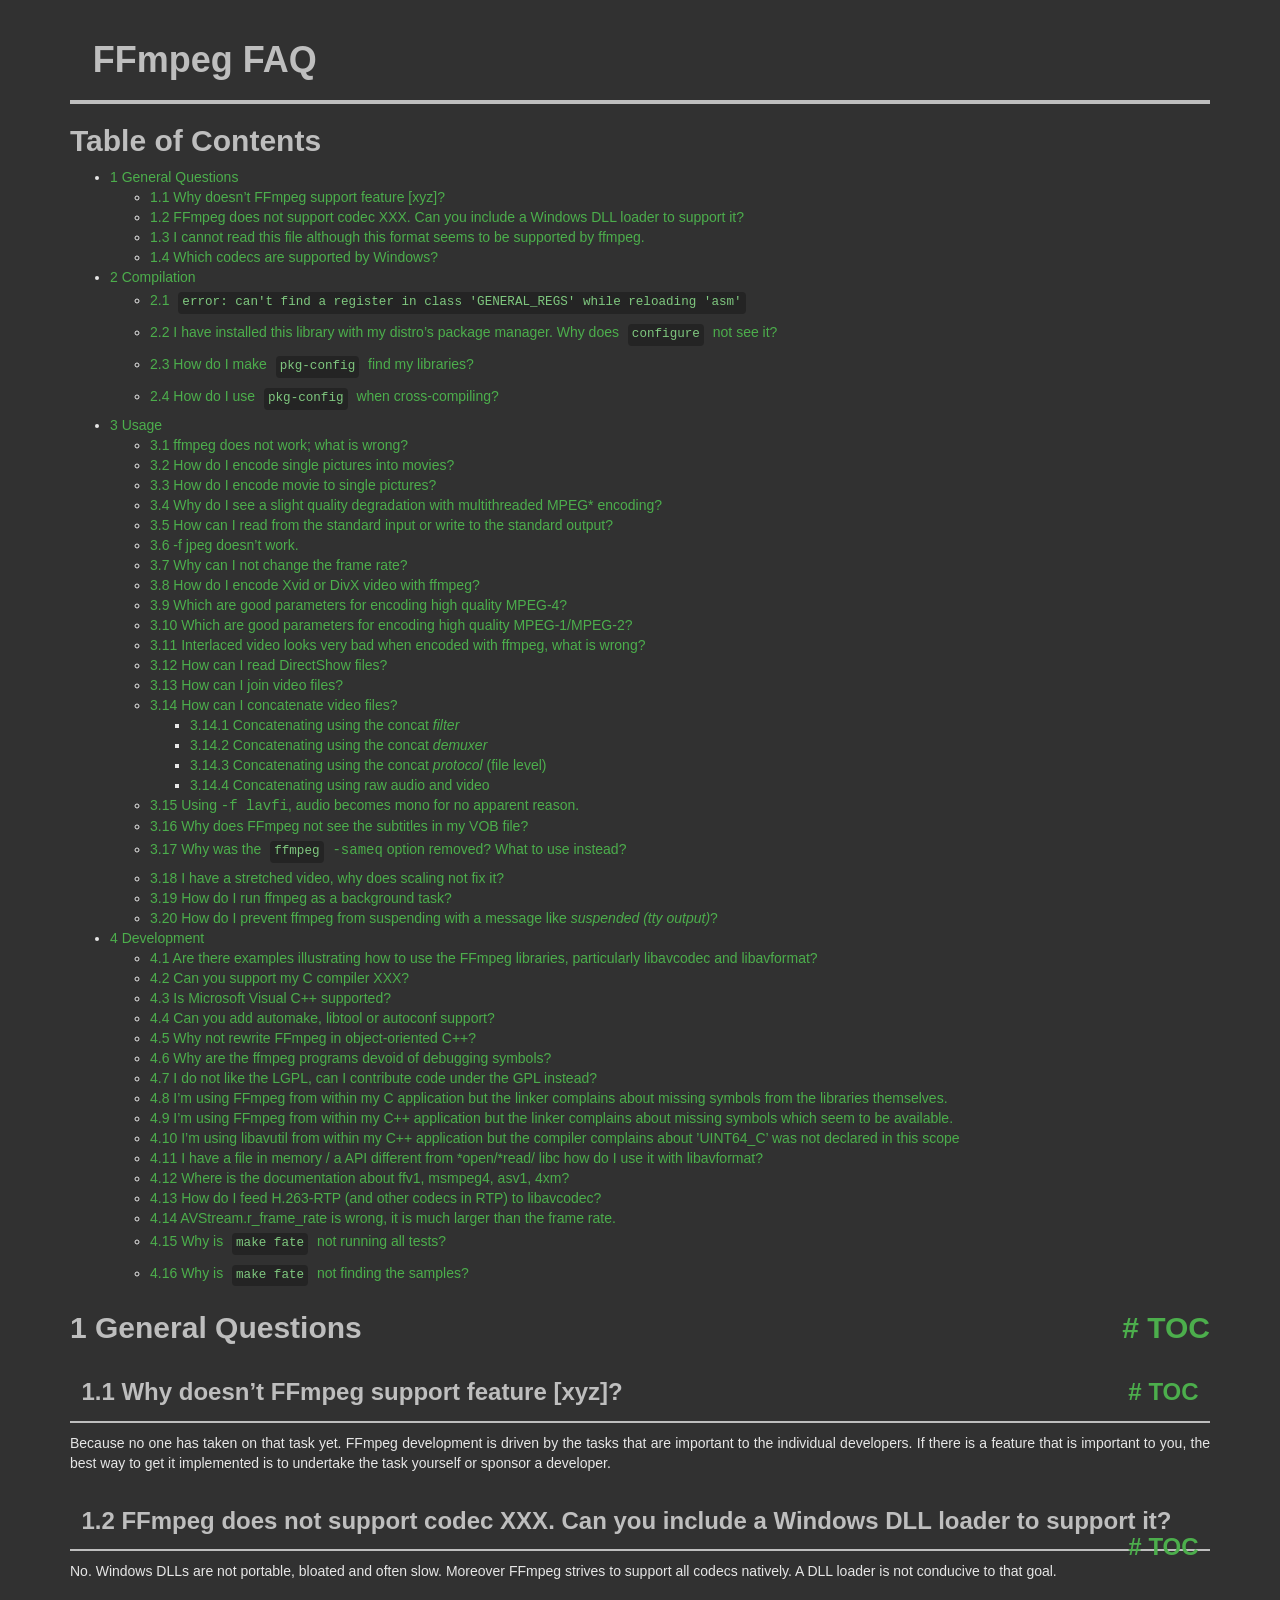
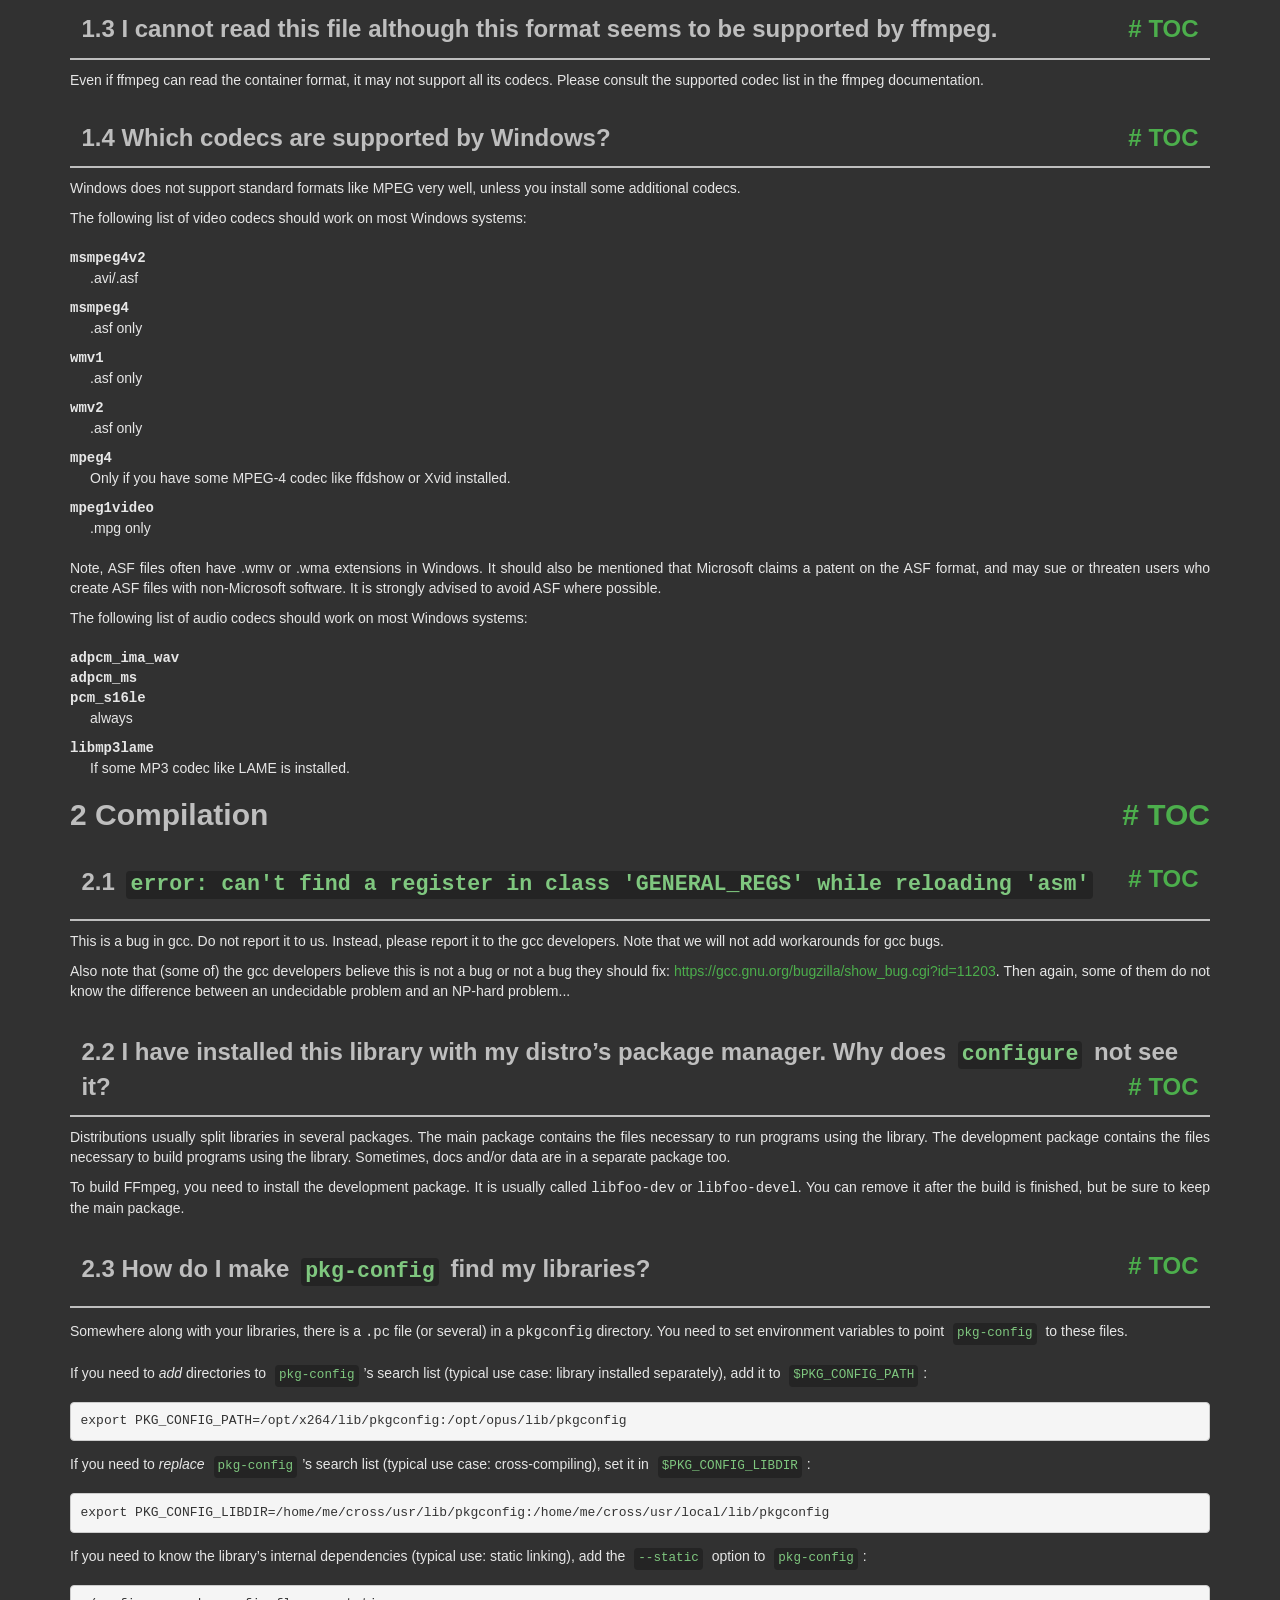
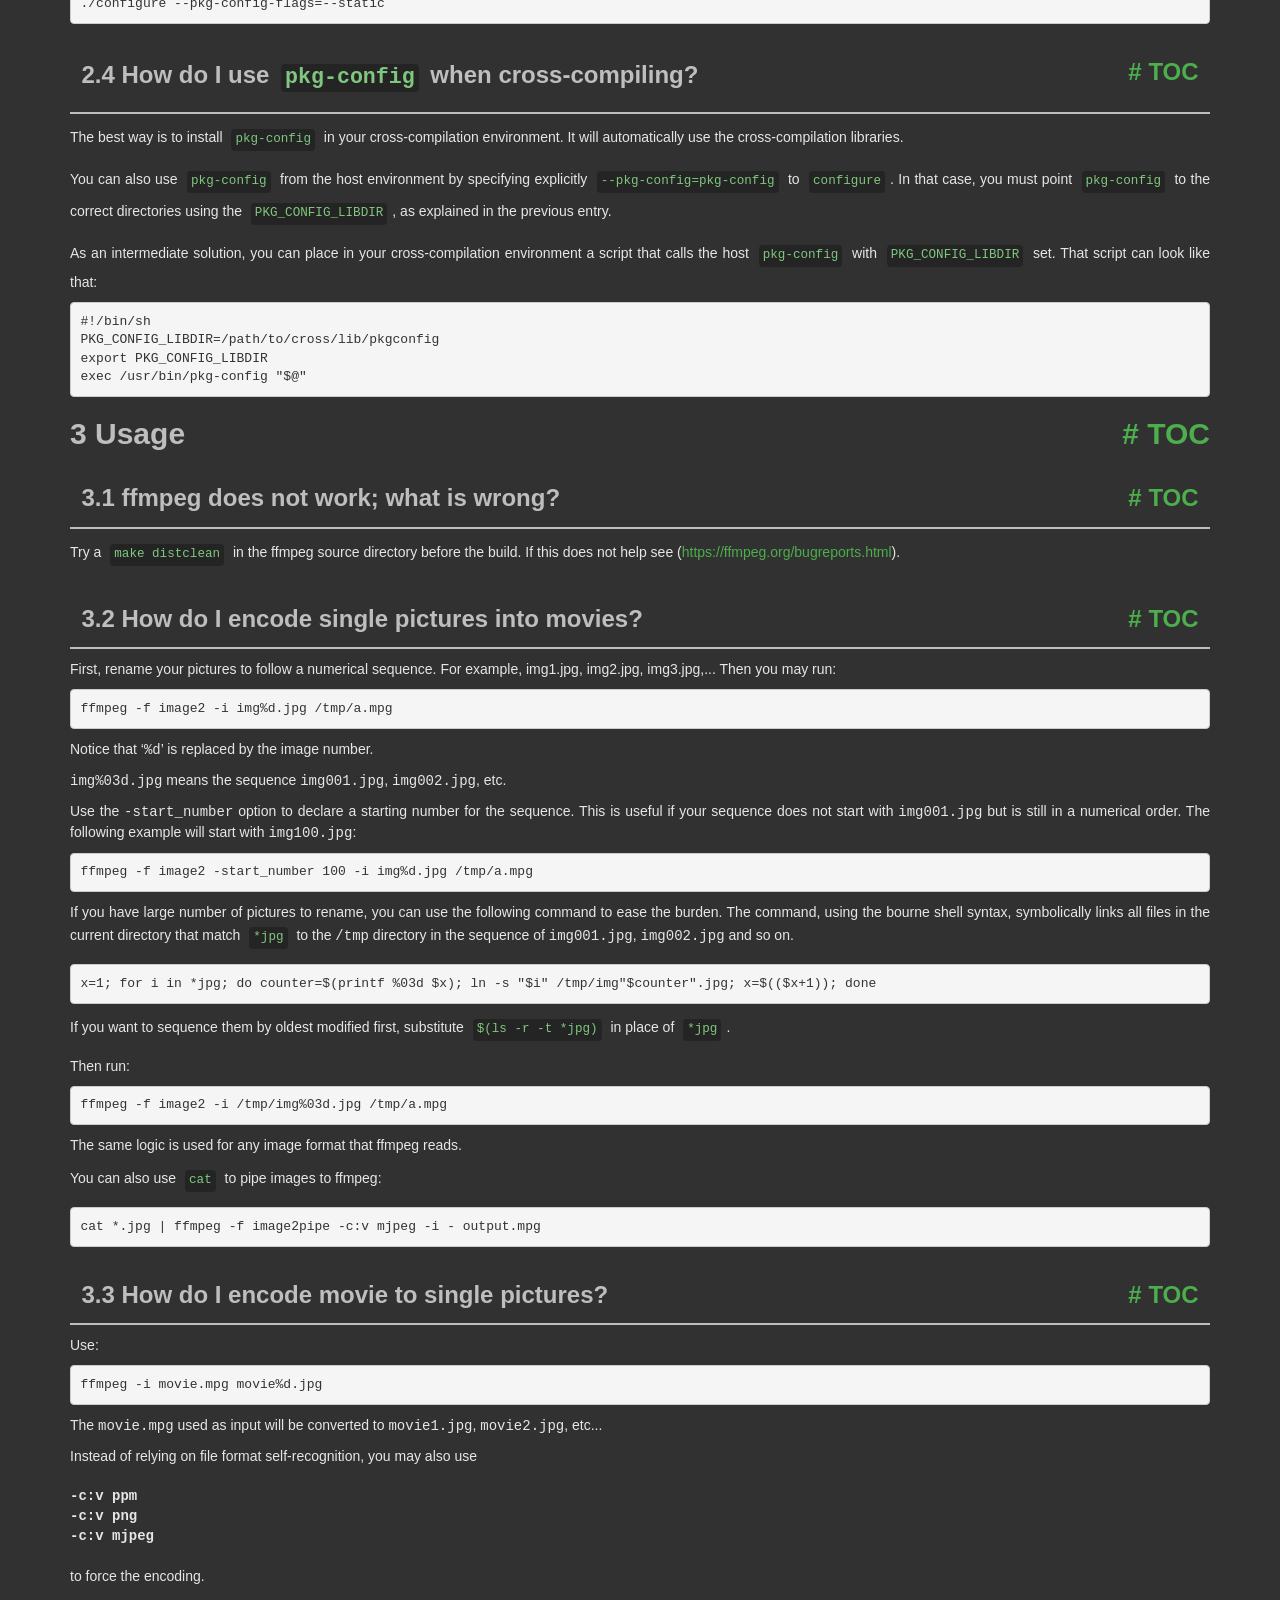
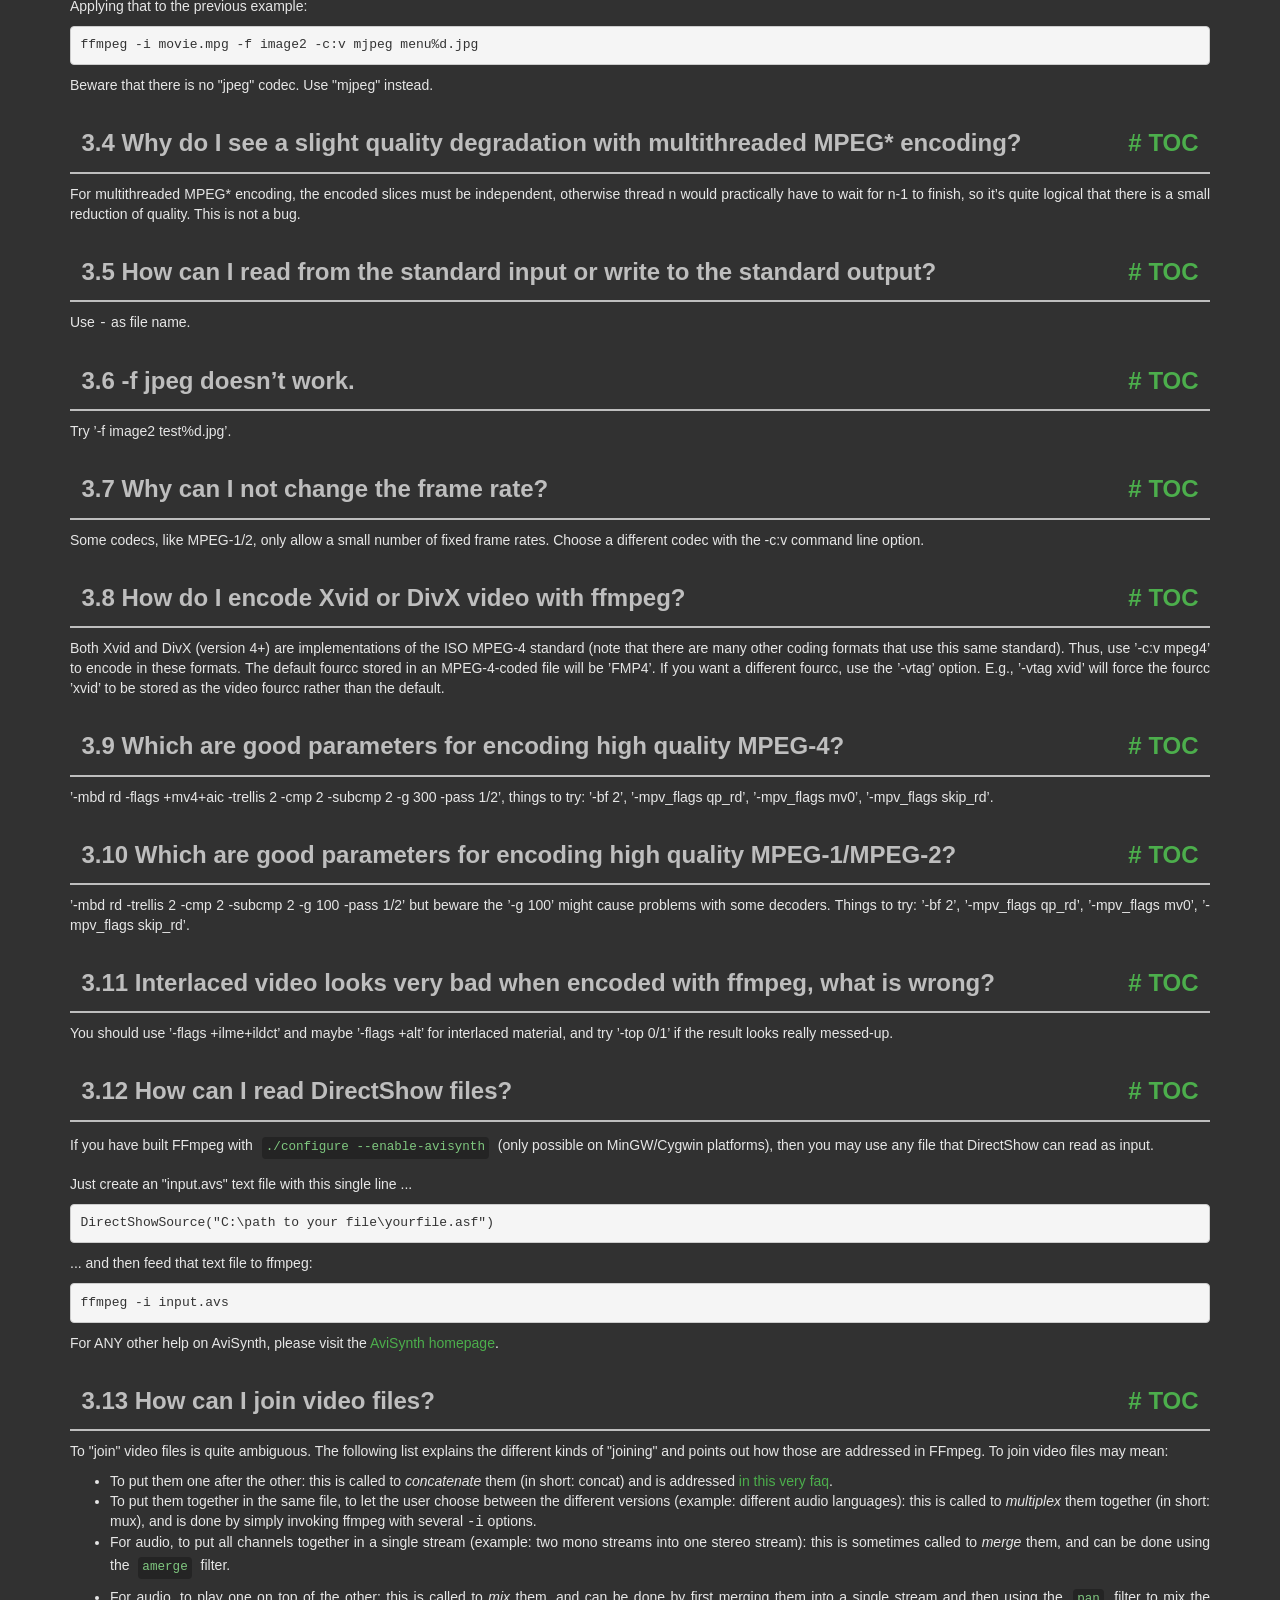
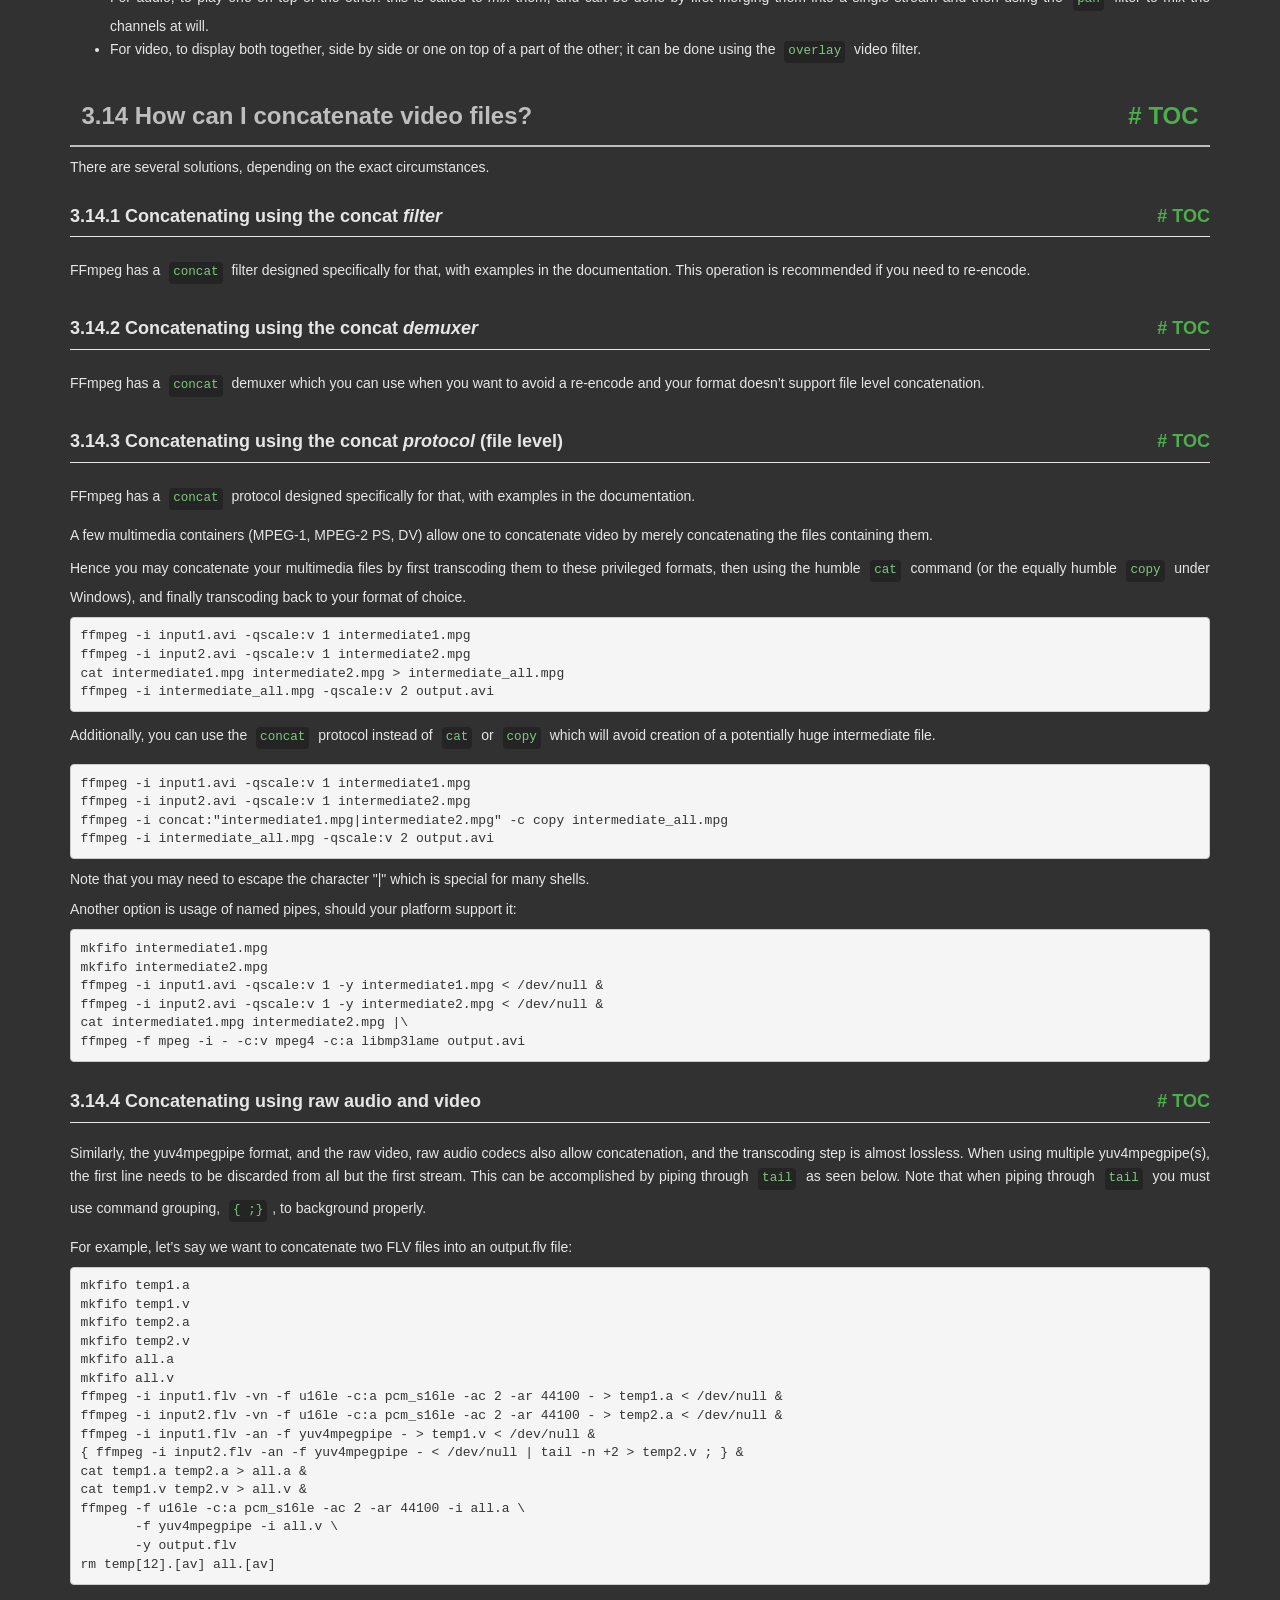
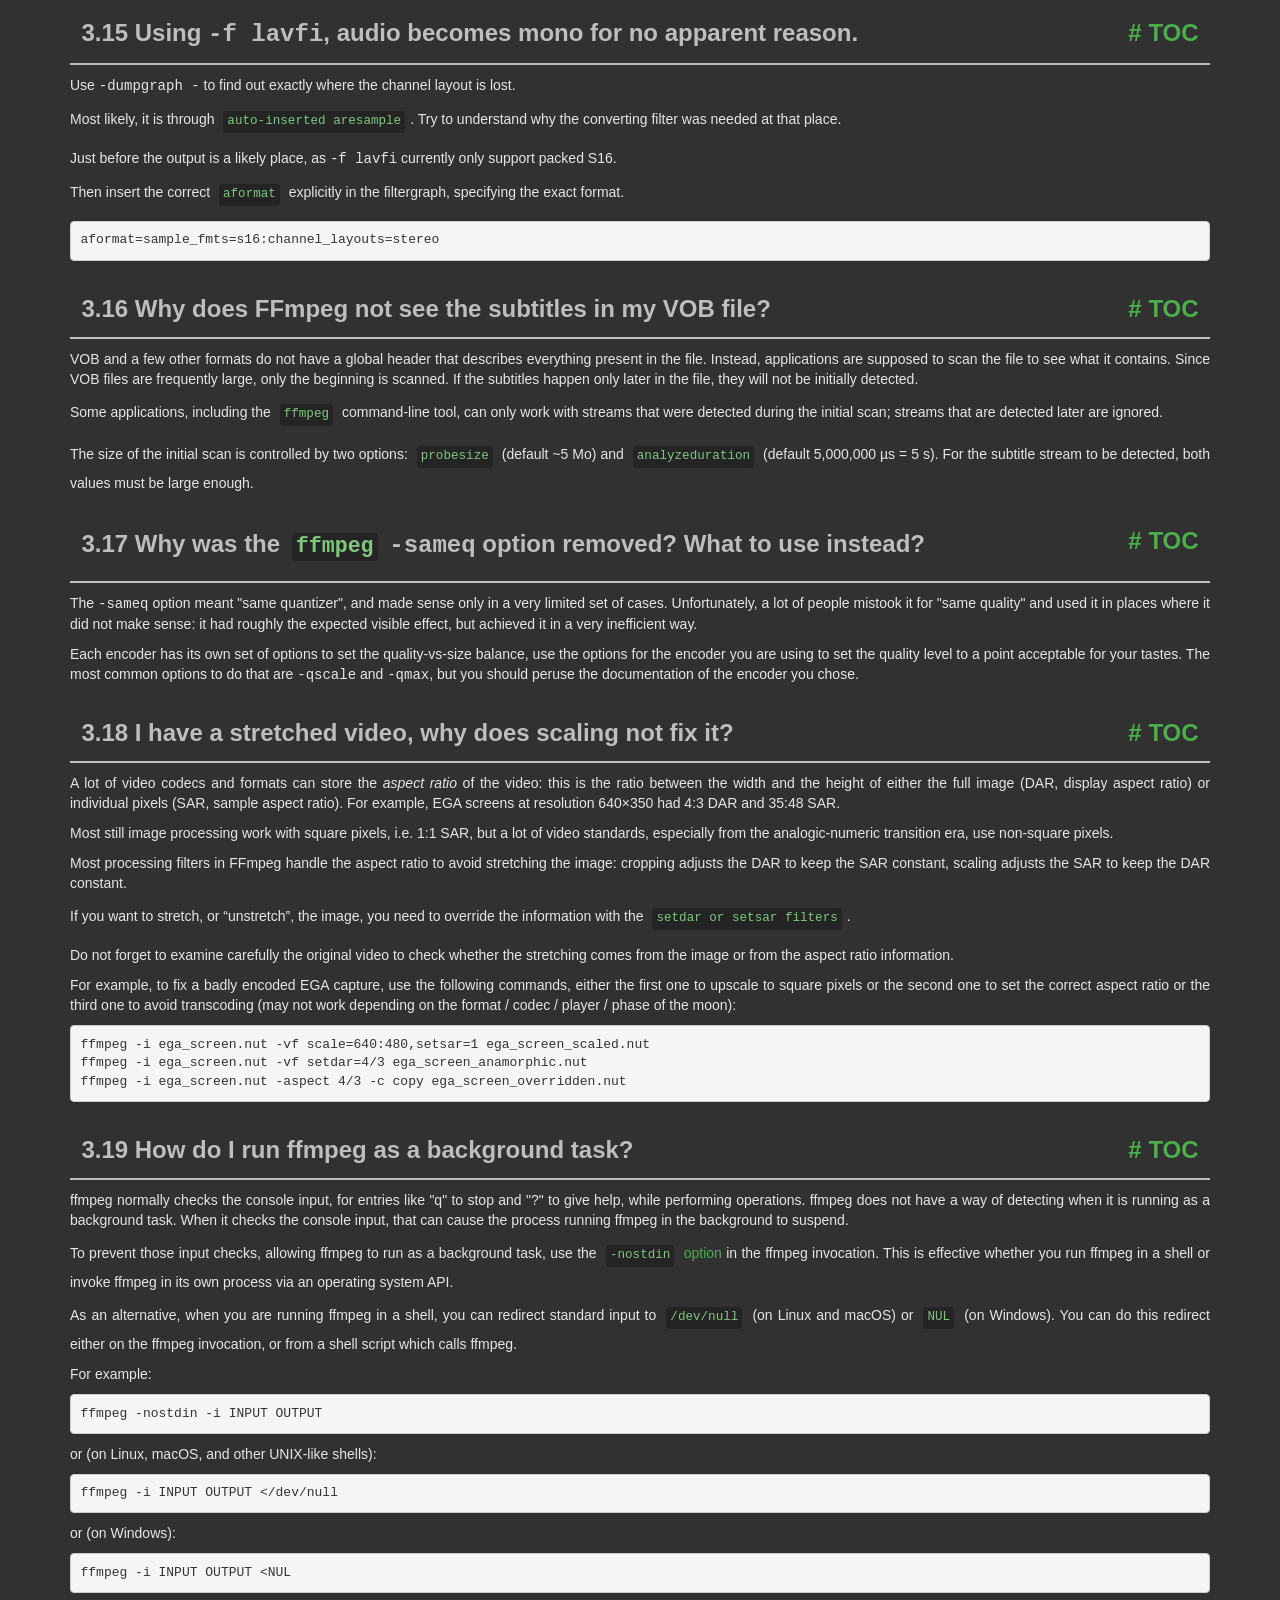
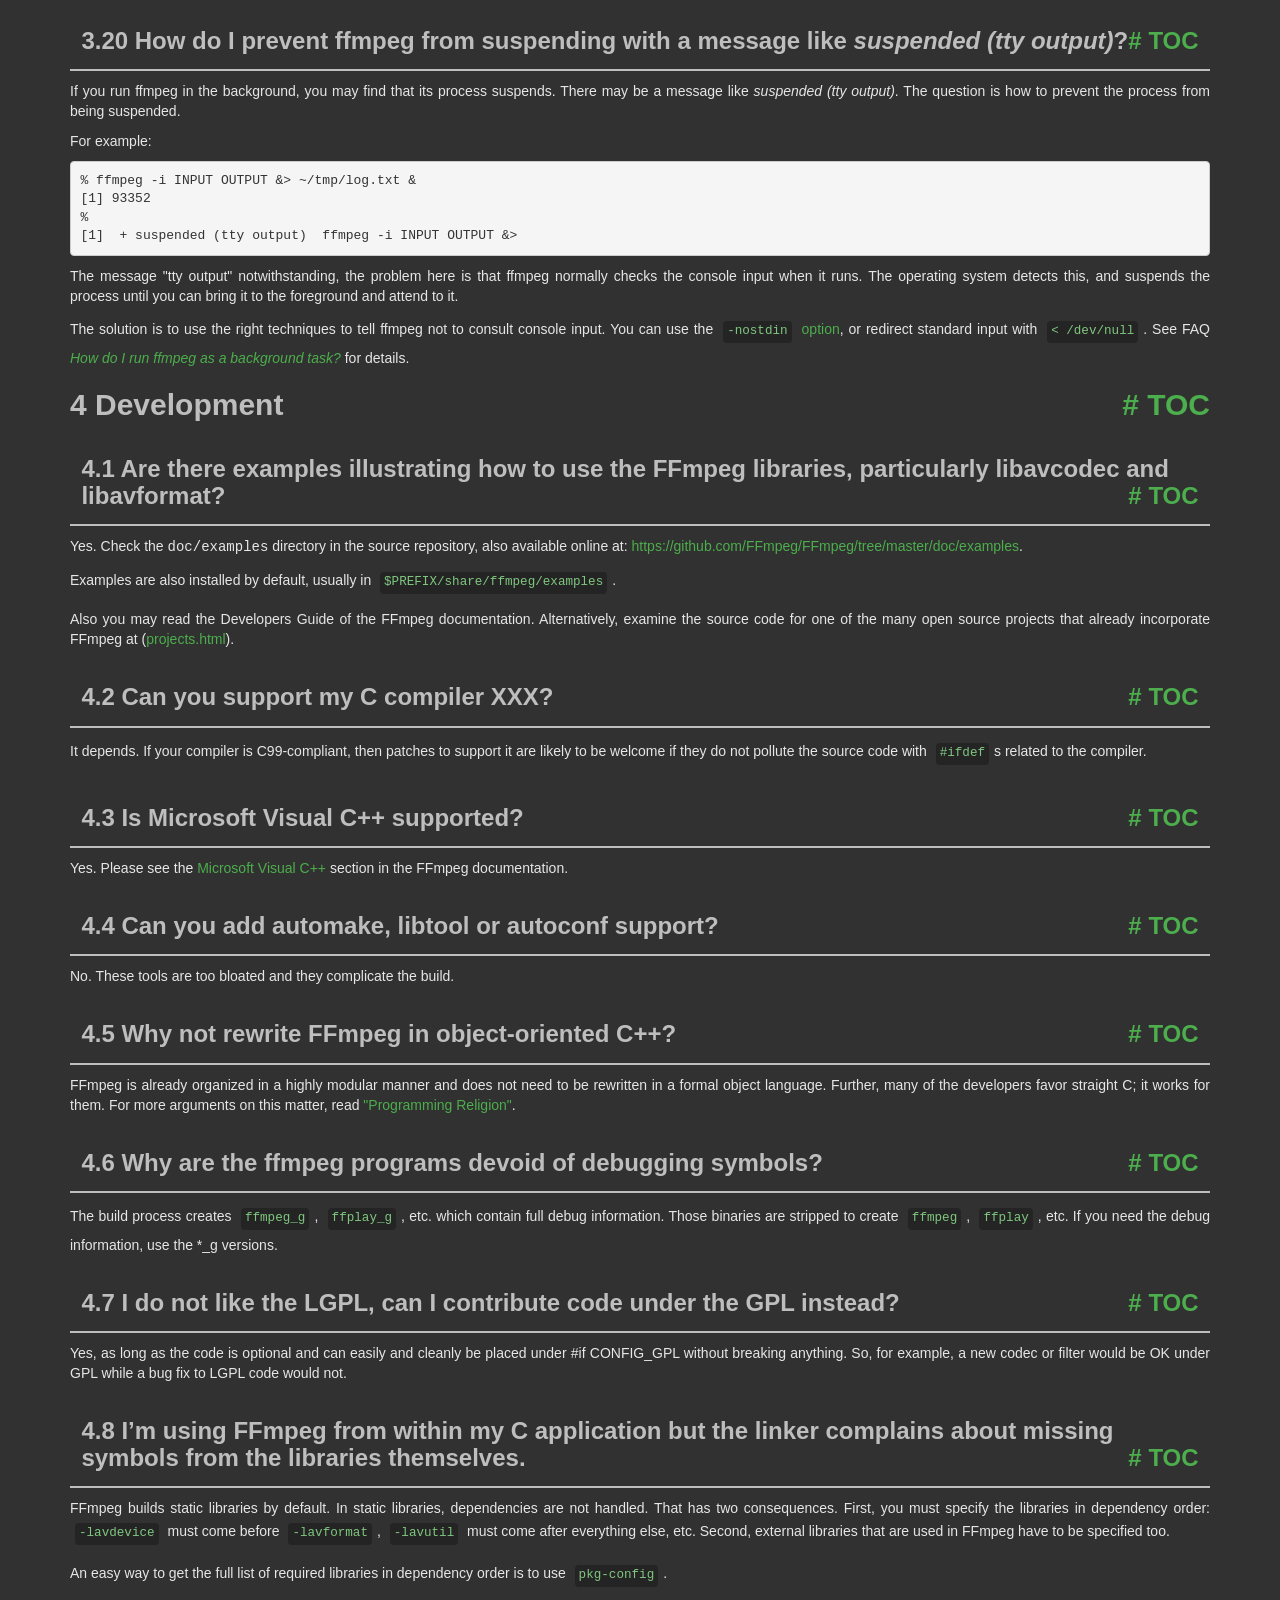
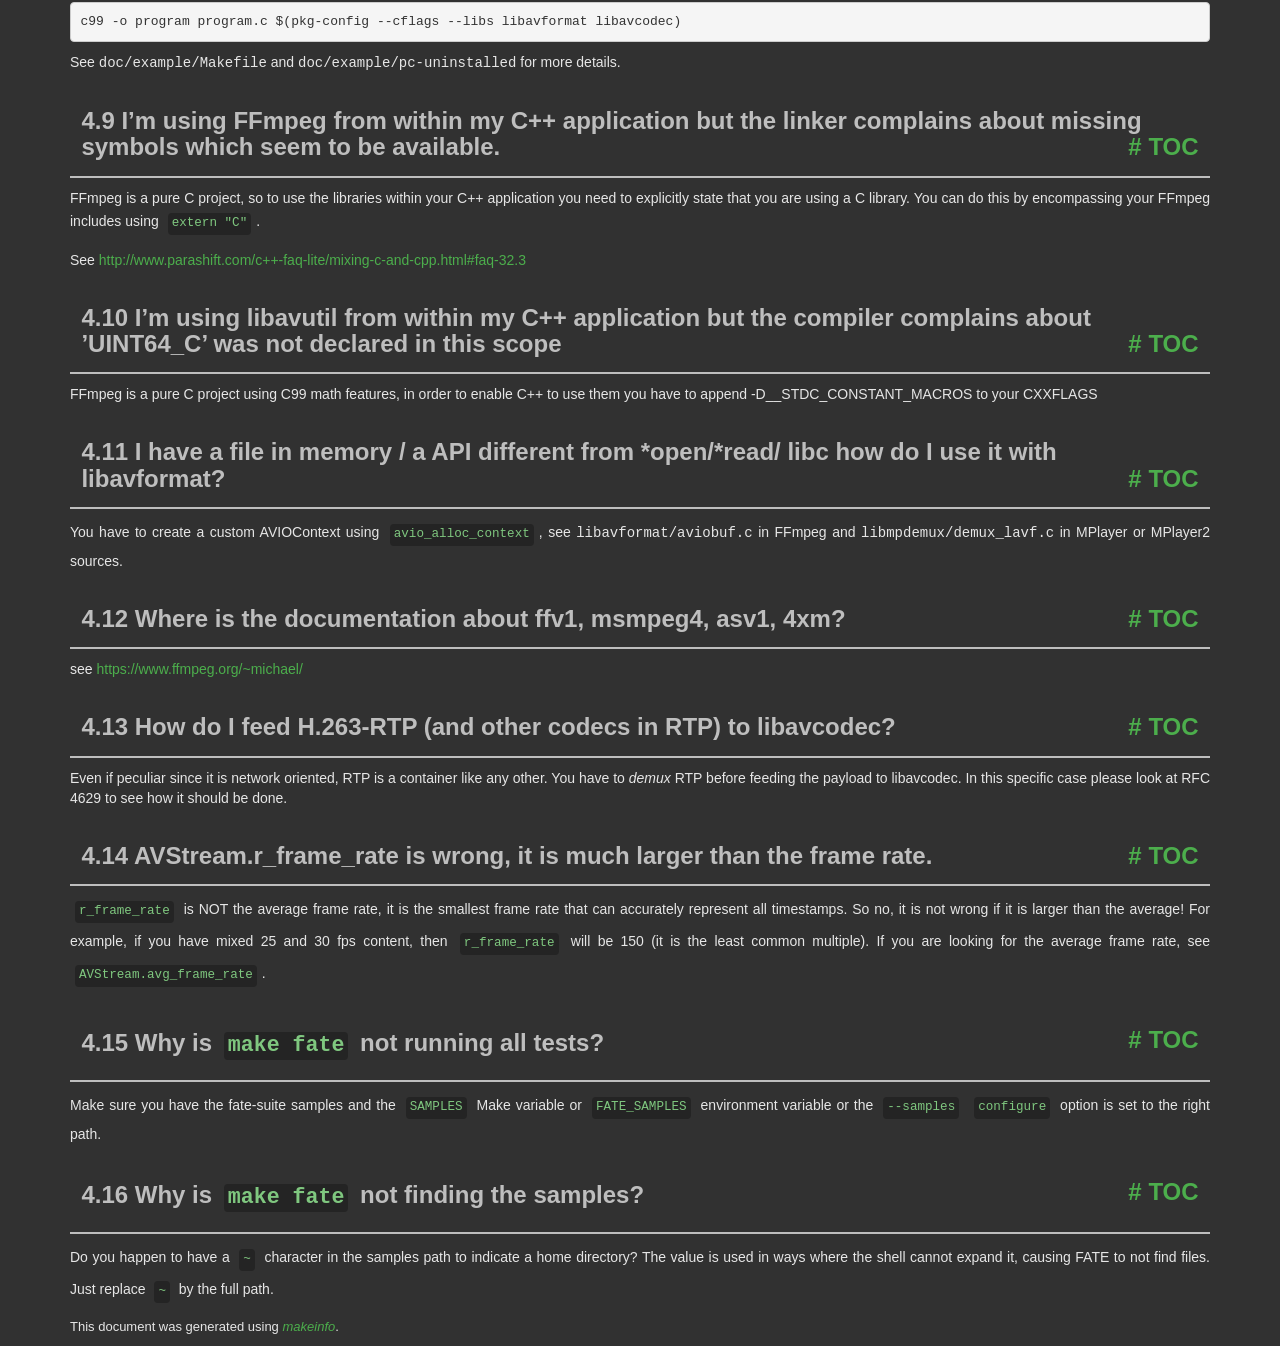
<file: tools/ffmpeg/doc/faq.html>
<!DOCTYPE html PUBLIC "-//W3C//DTD HTML 4.01 Transitional//EN" "http://www.w3.org/TR/html4/loose.dtd">
<html>
<!-- Created by GNU Texinfo 7.2, https://www.gnu.org/software/texinfo/ -->
  <head>
    <meta charset="utf-8">
    <title>
      FFmpeg FAQ
    </title>
    <meta name="viewport" content="width=device-width,initial-scale=1.0">
    <link rel="stylesheet" type="text/css" href="bootstrap.min.css">
    <link rel="stylesheet" type="text/css" href="style.min.css">
  </head>
  <body>
    <div class="container">
      <h1>
      FFmpeg FAQ
      </h1>


<a name="SEC_Top"></a>

<div class="region-contents" id="SEC_Contents">
<h2 class="contents-heading">Table of Contents</h2>

<div class="contents">

<ul class="toc-numbered-mark">
  <li><a id="toc-General-Questions" href="#General-Questions">1 General Questions</a>
  <ul class="toc-numbered-mark">
    <li><a id="toc-Why-doesn_0027t-FFmpeg-support-feature-_005bxyz_005d_003f" href="#Why-doesn_0027t-FFmpeg-support-feature-_005bxyz_005d_003f">1.1 Why doesn&rsquo;t FFmpeg support feature [xyz]?</a></li>
    <li><a id="toc-FFmpeg-does-not-support-codec-XXX_002e-Can-you-include-a-Windows-DLL-loader-to-support-it_003f" href="#FFmpeg-does-not-support-codec-XXX_002e-Can-you-include-a-Windows-DLL-loader-to-support-it_003f">1.2 FFmpeg does not support codec XXX. Can you include a Windows DLL loader to support it?</a></li>
    <li><a id="toc-I-cannot-read-this-file-although-this-format-seems-to-be-supported-by-ffmpeg_002e" href="#I-cannot-read-this-file-although-this-format-seems-to-be-supported-by-ffmpeg_002e">1.3 I cannot read this file although this format seems to be supported by ffmpeg.</a></li>
    <li><a id="toc-Which-codecs-are-supported-by-Windows_003f" href="#Which-codecs-are-supported-by-Windows_003f">1.4 Which codecs are supported by Windows?</a></li>
  </ul></li>
  <li><a id="toc-Compilation" href="#Compilation">2 Compilation</a>
  <ul class="toc-numbered-mark">
    <li><a id="toc-error_003a-can_0027t-find-a-register-in-class-_0027GENERAL_005fREGS_0027-while-reloading-_0027asm_0027" href="#error_003a-can_0027t-find-a-register-in-class-_0027GENERAL_005fREGS_0027-while-reloading-_0027asm_0027">2.1 <code class="code">error: can't find a register in class 'GENERAL_REGS' while reloading 'asm'</code></a></li>
    <li><a id="toc-I-have-installed-this-library-with-my-distro_0027s-package-manager_002e-Why-does-configure-not-see-it_003f" href="#I-have-installed-this-library-with-my-distro_0027s-package-manager_002e-Why-does-configure-not-see-it_003f">2.2 I have installed this library with my distro&rsquo;s package manager. Why does <code class="command">configure</code> not see it?</a></li>
    <li><a id="toc-How-do-I-make-pkg_002dconfig-find-my-libraries_003f" href="#How-do-I-make-pkg_002dconfig-find-my-libraries_003f">2.3 How do I make <code class="command">pkg-config</code> find my libraries?</a></li>
    <li><a id="toc-How-do-I-use-pkg_002dconfig-when-cross_002dcompiling_003f" href="#How-do-I-use-pkg_002dconfig-when-cross_002dcompiling_003f">2.4 How do I use <code class="command">pkg-config</code> when cross-compiling?</a></li>
  </ul></li>
  <li><a id="toc-Usage" href="#Usage">3 Usage</a>
  <ul class="toc-numbered-mark">
    <li><a id="toc-ffmpeg-does-not-work_003b-what-is-wrong_003f" href="#ffmpeg-does-not-work_003b-what-is-wrong_003f">3.1 ffmpeg does not work; what is wrong?</a></li>
    <li><a id="toc-How-do-I-encode-single-pictures-into-movies_003f" href="#How-do-I-encode-single-pictures-into-movies_003f">3.2 How do I encode single pictures into movies?</a></li>
    <li><a id="toc-How-do-I-encode-movie-to-single-pictures_003f" href="#How-do-I-encode-movie-to-single-pictures_003f">3.3 How do I encode movie to single pictures?</a></li>
    <li><a id="toc-Why-do-I-see-a-slight-quality-degradation-with-multithreaded-MPEG_002a-encoding_003f" href="#Why-do-I-see-a-slight-quality-degradation-with-multithreaded-MPEG_002a-encoding_003f">3.4 Why do I see a slight quality degradation with multithreaded MPEG* encoding?</a></li>
    <li><a id="toc-How-can-I-read-from-the-standard-input-or-write-to-the-standard-output_003f" href="#How-can-I-read-from-the-standard-input-or-write-to-the-standard-output_003f">3.5 How can I read from the standard input or write to the standard output?</a></li>
    <li><a id="toc-_002df-jpeg-doesn_0027t-work_002e" href="#g_t_002df-jpeg-doesn_0027t-work_002e">3.6 -f jpeg doesn&rsquo;t work.</a></li>
    <li><a id="toc-Why-can-I-not-change-the-frame-rate_003f" href="#Why-can-I-not-change-the-frame-rate_003f">3.7 Why can I not change the frame rate?</a></li>
    <li><a id="toc-How-do-I-encode-Xvid-or-DivX-video-with-ffmpeg_003f" href="#How-do-I-encode-Xvid-or-DivX-video-with-ffmpeg_003f">3.8 How do I encode Xvid or DivX video with ffmpeg?</a></li>
    <li><a id="toc-Which-are-good-parameters-for-encoding-high-quality-MPEG_002d4_003f" href="#Which-are-good-parameters-for-encoding-high-quality-MPEG_002d4_003f">3.9 Which are good parameters for encoding high quality MPEG-4?</a></li>
    <li><a id="toc-Which-are-good-parameters-for-encoding-high-quality-MPEG_002d1_002fMPEG_002d2_003f" href="#Which-are-good-parameters-for-encoding-high-quality-MPEG_002d1_002fMPEG_002d2_003f">3.10 Which are good parameters for encoding high quality MPEG-1/MPEG-2?</a></li>
    <li><a id="toc-Interlaced-video-looks-very-bad-when-encoded-with-ffmpeg_002c-what-is-wrong_003f" href="#Interlaced-video-looks-very-bad-when-encoded-with-ffmpeg_002c-what-is-wrong_003f">3.11 Interlaced video looks very bad when encoded with ffmpeg, what is wrong?</a></li>
    <li><a id="toc-How-can-I-read-DirectShow-files_003f" href="#How-can-I-read-DirectShow-files_003f">3.12 How can I read DirectShow files?</a></li>
    <li><a id="toc-How-can-I-join-video-files_003f" href="#How-can-I-join-video-files_003f">3.13 How can I join video files?</a></li>
    <li><a id="toc-How-can-I-concatenate-video-files_003f" href="#How-can-I-concatenate-video-files_003f">3.14 How can I concatenate video files?</a>
    <ul class="toc-numbered-mark">
      <li><a id="toc-Concatenating-using-the-concat-filter" href="#Concatenating-using-the-concat-filter">3.14.1 Concatenating using the concat <em class="emph">filter</em></a></li>
      <li><a id="toc-Concatenating-using-the-concat-demuxer" href="#Concatenating-using-the-concat-demuxer">3.14.2 Concatenating using the concat <em class="emph">demuxer</em></a></li>
      <li><a id="toc-Concatenating-using-the-concat-protocol-_0028file-level_0029" href="#Concatenating-using-the-concat-protocol-_0028file-level_0029">3.14.3 Concatenating using the concat <em class="emph">protocol</em> (file level)</a></li>
      <li><a id="toc-Concatenating-using-raw-audio-and-video" href="#Concatenating-using-raw-audio-and-video">3.14.4 Concatenating using raw audio and video</a></li>
    </ul></li>
    <li><a id="toc-Using-_002df-lavfi_002c-audio-becomes-mono-for-no-apparent-reason_002e" href="#Using-_002df-lavfi_002c-audio-becomes-mono-for-no-apparent-reason_002e">3.15 Using <samp class="option">-f lavfi</samp>, audio becomes mono for no apparent reason.</a></li>
    <li><a id="toc-Why-does-FFmpeg-not-see-the-subtitles-in-my-VOB-file_003f" href="#Why-does-FFmpeg-not-see-the-subtitles-in-my-VOB-file_003f">3.16 Why does FFmpeg not see the subtitles in my VOB file?</a></li>
    <li><a id="toc-Why-was-the-ffmpeg-_002dsameq-option-removed_003f-What-to-use-instead_003f" href="#Why-was-the-ffmpeg-_002dsameq-option-removed_003f-What-to-use-instead_003f">3.17 Why was the <code class="command">ffmpeg</code> <samp class="option">-sameq</samp> option removed? What to use instead?</a></li>
    <li><a id="toc-I-have-a-stretched-video_002c-why-does-scaling-not-fix-it_003f" href="#I-have-a-stretched-video_002c-why-does-scaling-not-fix-it_003f">3.18 I have a stretched video, why does scaling not fix it?</a></li>
    <li><a id="toc-How-do-I-run-ffmpeg-as-a-background-task_003f" href="#How-do-I-run-ffmpeg-as-a-background-task_003f">3.19 How do I run ffmpeg as a background task?</a></li>
    <li><a id="toc-How-do-I-prevent-ffmpeg-from-suspending-with-a-message-like-suspended-_0028tty-output_0029_003f" href="#How-do-I-prevent-ffmpeg-from-suspending-with-a-message-like-suspended-_0028tty-output_0029_003f">3.20 How do I prevent ffmpeg from suspending with a message like <em class="emph">suspended (tty output)</em>?</a></li>
  </ul></li>
  <li><a id="toc-Development" href="#Development">4 Development</a>
  <ul class="toc-numbered-mark">
    <li><a id="toc-Are-there-examples-illustrating-how-to-use-the-FFmpeg-libraries_002c-particularly-libavcodec-and-libavformat_003f" href="#Are-there-examples-illustrating-how-to-use-the-FFmpeg-libraries_002c-particularly-libavcodec-and-libavformat_003f">4.1 Are there examples illustrating how to use the FFmpeg libraries, particularly libavcodec and libavformat?</a></li>
    <li><a id="toc-Can-you-support-my-C-compiler-XXX_003f" href="#Can-you-support-my-C-compiler-XXX_003f">4.2 Can you support my C compiler XXX?</a></li>
    <li><a id="toc-Is-Microsoft-Visual-C_002b_002b-supported_003f" href="#Is-Microsoft-Visual-C_002b_002b-supported_003f">4.3 Is Microsoft Visual C++ supported?</a></li>
    <li><a id="toc-Can-you-add-automake_002c-libtool-or-autoconf-support_003f" href="#Can-you-add-automake_002c-libtool-or-autoconf-support_003f">4.4 Can you add automake, libtool or autoconf support?</a></li>
    <li><a id="toc-Why-not-rewrite-FFmpeg-in-object_002doriented-C_002b_002b_003f" href="#Why-not-rewrite-FFmpeg-in-object_002doriented-C_002b_002b_003f">4.5 Why not rewrite FFmpeg in object-oriented C++?</a></li>
    <li><a id="toc-Why-are-the-ffmpeg-programs-devoid-of-debugging-symbols_003f" href="#Why-are-the-ffmpeg-programs-devoid-of-debugging-symbols_003f">4.6 Why are the ffmpeg programs devoid of debugging symbols?</a></li>
    <li><a id="toc-I-do-not-like-the-LGPL_002c-can-I-contribute-code-under-the-GPL-instead_003f" href="#I-do-not-like-the-LGPL_002c-can-I-contribute-code-under-the-GPL-instead_003f">4.7 I do not like the LGPL, can I contribute code under the GPL instead?</a></li>
    <li><a id="toc-I_0027m-using-FFmpeg-from-within-my-C-application-but-the-linker-complains-about-missing-symbols-from-the-libraries-themselves_002e" href="#I_0027m-using-FFmpeg-from-within-my-C-application-but-the-linker-complains-about-missing-symbols-from-the-libraries-themselves_002e">4.8 I&rsquo;m using FFmpeg from within my C application but the linker complains about missing symbols from the libraries themselves.</a></li>
    <li><a id="toc-I_0027m-using-FFmpeg-from-within-my-C_002b_002b-application-but-the-linker-complains-about-missing-symbols-which-seem-to-be-available_002e" href="#I_0027m-using-FFmpeg-from-within-my-C_002b_002b-application-but-the-linker-complains-about-missing-symbols-which-seem-to-be-available_002e">4.9 I&rsquo;m using FFmpeg from within my C++ application but the linker complains about missing symbols which seem to be available.</a></li>
    <li><a id="toc-I_0027m-using-libavutil-from-within-my-C_002b_002b-application-but-the-compiler-complains-about-_0027UINT64_005fC_0027-was-not-declared-in-this-scope" href="#I_0027m-using-libavutil-from-within-my-C_002b_002b-application-but-the-compiler-complains-about-_0027UINT64_005fC_0027-was-not-declared-in-this-scope">4.10 I&rsquo;m using libavutil from within my C++ application but the compiler complains about &rsquo;UINT64_C&rsquo; was not declared in this scope</a></li>
    <li><a id="toc-I-have-a-file-in-memory-_002f-a-API-different-from-_002aopen_002f_002aread_002f-libc-how-do-I-use-it-with-libavformat_003f" href="#I-have-a-file-in-memory-_002f-a-API-different-from-_002aopen_002f_002aread_002f-libc-how-do-I-use-it-with-libavformat_003f">4.11 I have a file in memory / a API different from *open/*read/ libc how do I use it with libavformat?</a></li>
    <li><a id="toc-Where-is-the-documentation-about-ffv1_002c-msmpeg4_002c-asv1_002c-4xm_003f" href="#Where-is-the-documentation-about-ffv1_002c-msmpeg4_002c-asv1_002c-4xm_003f">4.12 Where is the documentation about ffv1, msmpeg4, asv1, 4xm?</a></li>
    <li><a id="toc-How-do-I-feed-H_002e263_002dRTP-_0028and-other-codecs-in-RTP_0029-to-libavcodec_003f" href="#How-do-I-feed-H_002e263_002dRTP-_0028and-other-codecs-in-RTP_0029-to-libavcodec_003f">4.13 How do I feed H.263-RTP (and other codecs in RTP) to libavcodec?</a></li>
    <li><a id="toc-AVStream_002er_005fframe_005frate-is-wrong_002c-it-is-much-larger-than-the-frame-rate_002e" href="#AVStream_002er_005fframe_005frate-is-wrong_002c-it-is-much-larger-than-the-frame-rate_002e">4.14 AVStream.r_frame_rate is wrong, it is much larger than the frame rate.</a></li>
    <li><a id="toc-Why-is-make-fate-not-running-all-tests_003f" href="#Why-is-make-fate-not-running-all-tests_003f">4.15 Why is <code class="code">make fate</code> not running all tests?</a></li>
    <li><a id="toc-Why-is-make-fate-not-finding-the-samples_003f" href="#Why-is-make-fate-not-finding-the-samples_003f">4.16 Why is <code class="code">make fate</code> not finding the samples?</a></li>
  </ul></li>
</ul>
</div>
</div>

<a name="General-Questions"></a>
<h2 class="chapter">1 General Questions<span class="pull-right"><a class="anchor hidden-xs" href="#General-Questions" aria-hidden="true">#</a> <a class="anchor hidden-xs"href="#toc-General-Questions" aria-hidden="true">TOC</a></span></h2>

<a name="Why-doesn_0027t-FFmpeg-support-feature-_005bxyz_005d_003f"></a>
<h3 class="section">1.1 Why doesn&rsquo;t FFmpeg support feature [xyz]?<span class="pull-right"><a class="anchor hidden-xs" href="#Why-doesn_0027t-FFmpeg-support-feature-_005bxyz_005d_003f" aria-hidden="true">#</a> <a class="anchor hidden-xs"href="#toc-Why-doesn_0027t-FFmpeg-support-feature-_005bxyz_005d_003f" aria-hidden="true">TOC</a></span></h3>

<p>Because no one has taken on that task yet. FFmpeg development is
driven by the tasks that are important to the individual developers.
If there is a feature that is important to you, the best way to get
it implemented is to undertake the task yourself or sponsor a developer.
</p>
<a name="FFmpeg-does-not-support-codec-XXX_002e-Can-you-include-a-Windows-DLL-loader-to-support-it_003f"></a>
<h3 class="section">1.2 FFmpeg does not support codec XXX. Can you include a Windows DLL loader to support it?<span class="pull-right"><a class="anchor hidden-xs" href="#FFmpeg-does-not-support-codec-XXX_002e-Can-you-include-a-Windows-DLL-loader-to-support-it_003f" aria-hidden="true">#</a> <a class="anchor hidden-xs"href="#toc-FFmpeg-does-not-support-codec-XXX_002e-Can-you-include-a-Windows-DLL-loader-to-support-it_003f" aria-hidden="true">TOC</a></span></h3>

<p>No. Windows DLLs are not portable, bloated and often slow.
Moreover FFmpeg strives to support all codecs natively.
A DLL loader is not conducive to that goal.
</p>
<a name="I-cannot-read-this-file-although-this-format-seems-to-be-supported-by-ffmpeg_002e"></a>
<h3 class="section">1.3 I cannot read this file although this format seems to be supported by ffmpeg.<span class="pull-right"><a class="anchor hidden-xs" href="#I-cannot-read-this-file-although-this-format-seems-to-be-supported-by-ffmpeg_002e" aria-hidden="true">#</a> <a class="anchor hidden-xs"href="#toc-I-cannot-read-this-file-although-this-format-seems-to-be-supported-by-ffmpeg_002e" aria-hidden="true">TOC</a></span></h3>

<p>Even if ffmpeg can read the container format, it may not support all its
codecs. Please consult the supported codec list in the ffmpeg
documentation.
</p>
<a name="Which-codecs-are-supported-by-Windows_003f"></a>
<h3 class="section">1.4 Which codecs are supported by Windows?<span class="pull-right"><a class="anchor hidden-xs" href="#Which-codecs-are-supported-by-Windows_003f" aria-hidden="true">#</a> <a class="anchor hidden-xs"href="#toc-Which-codecs-are-supported-by-Windows_003f" aria-hidden="true">TOC</a></span></h3>

<p>Windows does not support standard formats like MPEG very well, unless you
install some additional codecs.
</p>
<p>The following list of video codecs should work on most Windows systems:
</p><dl class="table">
<dt><samp class="option">msmpeg4v2</samp></dt>
<dd><p>.avi/.asf
</p></dd>
<dt><samp class="option">msmpeg4</samp></dt>
<dd><p>.asf only
</p></dd>
<dt><samp class="option">wmv1</samp></dt>
<dd><p>.asf only
</p></dd>
<dt><samp class="option">wmv2</samp></dt>
<dd><p>.asf only
</p></dd>
<dt><samp class="option">mpeg4</samp></dt>
<dd><p>Only if you have some MPEG-4 codec like ffdshow or Xvid installed.
</p></dd>
<dt><samp class="option">mpeg1video</samp></dt>
<dd><p>.mpg only
</p></dd>
</dl>
<p>Note, ASF files often have .wmv or .wma extensions in Windows. It should also
be mentioned that Microsoft claims a patent on the ASF format, and may sue
or threaten users who create ASF files with non-Microsoft software. It is
strongly advised to avoid ASF where possible.
</p>
<p>The following list of audio codecs should work on most Windows systems:
</p><dl class="table">
<dt><samp class="option">adpcm_ima_wav</samp></dt>
<dt><samp class="option">adpcm_ms</samp></dt>
<dt><samp class="option">pcm_s16le</samp></dt>
<dd><p>always
</p></dd>
<dt><samp class="option">libmp3lame</samp></dt>
<dd><p>If some MP3 codec like LAME is installed.
</p></dd>
</dl>


<a name="Compilation"></a>
<h2 class="chapter">2 Compilation<span class="pull-right"><a class="anchor hidden-xs" href="#Compilation" aria-hidden="true">#</a> <a class="anchor hidden-xs"href="#toc-Compilation" aria-hidden="true">TOC</a></span></h2>

<a name="error_003a-can_0027t-find-a-register-in-class-_0027GENERAL_005fREGS_0027-while-reloading-_0027asm_0027"></a>
<h3 class="section">2.1 <code class="code">error: can't find a register in class 'GENERAL_REGS' while reloading 'asm'</code><span class="pull-right"><a class="anchor hidden-xs" href="#error_003a-can_0027t-find-a-register-in-class-_0027GENERAL_005fREGS_0027-while-reloading-_0027asm_0027" aria-hidden="true">#</a> <a class="anchor hidden-xs"href="#toc-error_003a-can_0027t-find-a-register-in-class-_0027GENERAL_005fREGS_0027-while-reloading-_0027asm_0027" aria-hidden="true">TOC</a></span></h3>

<p>This is a bug in gcc. Do not report it to us. Instead, please report it to
the gcc developers. Note that we will not add workarounds for gcc bugs.
</p>
<p>Also note that (some of) the gcc developers believe this is not a bug or
not a bug they should fix:
<a class="url" href="https://gcc.gnu.org/bugzilla/show_bug.cgi?id=11203">https://gcc.gnu.org/bugzilla/show_bug.cgi?id=11203</a>.
Then again, some of them do not know the difference between an undecidable
problem and an NP-hard problem...
</p>
<a name="I-have-installed-this-library-with-my-distro_0027s-package-manager_002e-Why-does-configure-not-see-it_003f"></a>
<h3 class="section">2.2 I have installed this library with my distro&rsquo;s package manager. Why does <code class="command">configure</code> not see it?<span class="pull-right"><a class="anchor hidden-xs" href="#I-have-installed-this-library-with-my-distro_0027s-package-manager_002e-Why-does-configure-not-see-it_003f" aria-hidden="true">#</a> <a class="anchor hidden-xs"href="#toc-I-have-installed-this-library-with-my-distro_0027s-package-manager_002e-Why-does-configure-not-see-it_003f" aria-hidden="true">TOC</a></span></h3>

<p>Distributions usually split libraries in several packages. The main package
contains the files necessary to run programs using the library. The
development package contains the files necessary to build programs using the
library. Sometimes, docs and/or data are in a separate package too.
</p>
<p>To build FFmpeg, you need to install the development package. It is usually
called <samp class="file">libfoo-dev</samp> or <samp class="file">libfoo-devel</samp>. You can remove it after the
build is finished, but be sure to keep the main package.
</p>
<a name="How-do-I-make-pkg_002dconfig-find-my-libraries_003f"></a>
<h3 class="section">2.3 How do I make <code class="command">pkg-config</code> find my libraries?<span class="pull-right"><a class="anchor hidden-xs" href="#How-do-I-make-pkg_002dconfig-find-my-libraries_003f" aria-hidden="true">#</a> <a class="anchor hidden-xs"href="#toc-How-do-I-make-pkg_002dconfig-find-my-libraries_003f" aria-hidden="true">TOC</a></span></h3>

<p>Somewhere along with your libraries, there is a <samp class="file">.pc</samp> file (or several)
in a <samp class="file">pkgconfig</samp> directory. You need to set environment variables to
point <code class="command">pkg-config</code> to these files.
</p>
<p>If you need to <em class="emph">add</em> directories to <code class="command">pkg-config</code>&rsquo;s search list
(typical use case: library installed separately), add it to
<code class="code">$PKG_CONFIG_PATH</code>:
</p>
<div class="example">
<pre class="example-preformatted">export PKG_CONFIG_PATH=/opt/x264/lib/pkgconfig:/opt/opus/lib/pkgconfig
</pre></div>

<p>If you need to <em class="emph">replace</em> <code class="command">pkg-config</code>&rsquo;s search list
(typical use case: cross-compiling), set it in
<code class="code">$PKG_CONFIG_LIBDIR</code>:
</p>
<div class="example">
<pre class="example-preformatted">export PKG_CONFIG_LIBDIR=/home/me/cross/usr/lib/pkgconfig:/home/me/cross/usr/local/lib/pkgconfig
</pre></div>

<p>If you need to know the library&rsquo;s internal dependencies (typical use: static
linking), add the <code class="code">--static</code> option to <code class="command">pkg-config</code>:
</p>
<div class="example">
<pre class="example-preformatted">./configure --pkg-config-flags=--static
</pre></div>

<a name="How-do-I-use-pkg_002dconfig-when-cross_002dcompiling_003f"></a>
<h3 class="section">2.4 How do I use <code class="command">pkg-config</code> when cross-compiling?<span class="pull-right"><a class="anchor hidden-xs" href="#How-do-I-use-pkg_002dconfig-when-cross_002dcompiling_003f" aria-hidden="true">#</a> <a class="anchor hidden-xs"href="#toc-How-do-I-use-pkg_002dconfig-when-cross_002dcompiling_003f" aria-hidden="true">TOC</a></span></h3>

<p>The best way is to install <code class="command">pkg-config</code> in your cross-compilation
environment. It will automatically use the cross-compilation libraries.
</p>
<p>You can also use <code class="command">pkg-config</code> from the host environment by
specifying explicitly <code class="code">--pkg-config=pkg-config</code> to <code class="command">configure</code>.
In that case, you must point <code class="command">pkg-config</code> to the correct directories
using the <code class="code">PKG_CONFIG_LIBDIR</code>, as explained in the previous entry.
</p>
<p>As an intermediate solution, you can place in your cross-compilation
environment a script that calls the host <code class="command">pkg-config</code> with
<code class="code">PKG_CONFIG_LIBDIR</code> set. That script can look like that:
</p>
<div class="example">
<pre class="example-preformatted">#!/bin/sh
PKG_CONFIG_LIBDIR=/path/to/cross/lib/pkgconfig
export PKG_CONFIG_LIBDIR
exec /usr/bin/pkg-config &quot;$@&quot;
</pre></div>

<a name="Usage"></a>
<h2 class="chapter">3 Usage<span class="pull-right"><a class="anchor hidden-xs" href="#Usage" aria-hidden="true">#</a> <a class="anchor hidden-xs"href="#toc-Usage" aria-hidden="true">TOC</a></span></h2>

<a name="ffmpeg-does-not-work_003b-what-is-wrong_003f"></a>
<h3 class="section">3.1 ffmpeg does not work; what is wrong?<span class="pull-right"><a class="anchor hidden-xs" href="#ffmpeg-does-not-work_003b-what-is-wrong_003f" aria-hidden="true">#</a> <a class="anchor hidden-xs"href="#toc-ffmpeg-does-not-work_003b-what-is-wrong_003f" aria-hidden="true">TOC</a></span></h3>

<p>Try a <code class="code">make distclean</code> in the ffmpeg source directory before the build.
If this does not help see
(<a class="url" href="https://ffmpeg.org/bugreports.html">https://ffmpeg.org/bugreports.html</a>).
</p>
<a name="How-do-I-encode-single-pictures-into-movies_003f"></a>
<h3 class="section">3.2 How do I encode single pictures into movies?<span class="pull-right"><a class="anchor hidden-xs" href="#How-do-I-encode-single-pictures-into-movies_003f" aria-hidden="true">#</a> <a class="anchor hidden-xs"href="#toc-How-do-I-encode-single-pictures-into-movies_003f" aria-hidden="true">TOC</a></span></h3>

<p>First, rename your pictures to follow a numerical sequence.
For example, img1.jpg, img2.jpg, img3.jpg,...
Then you may run:
</p>
<div class="example">
<pre class="example-preformatted">ffmpeg -f image2 -i img%d.jpg /tmp/a.mpg
</pre></div>

<p>Notice that &lsquo;<samp class="samp">%d</samp>&rsquo; is replaced by the image number.
</p>
<p><samp class="file">img%03d.jpg</samp> means the sequence <samp class="file">img001.jpg</samp>, <samp class="file">img002.jpg</samp>, etc.
</p>
<p>Use the <samp class="option">-start_number</samp> option to declare a starting number for
the sequence. This is useful if your sequence does not start with
<samp class="file">img001.jpg</samp> but is still in a numerical order. The following
example will start with <samp class="file">img100.jpg</samp>:
</p>
<div class="example">
<pre class="example-preformatted">ffmpeg -f image2 -start_number 100 -i img%d.jpg /tmp/a.mpg
</pre></div>

<p>If you have large number of pictures to rename, you can use the
following command to ease the burden. The command, using the bourne
shell syntax, symbolically links all files in the current directory
that match <code class="code">*jpg</code> to the <samp class="file">/tmp</samp> directory in the sequence of
<samp class="file">img001.jpg</samp>, <samp class="file">img002.jpg</samp> and so on.
</p>
<div class="example">
<pre class="example-preformatted">x=1; for i in *jpg; do counter=$(printf %03d $x); ln -s &quot;$i&quot; /tmp/img&quot;$counter&quot;.jpg; x=$(($x+1)); done
</pre></div>

<p>If you want to sequence them by oldest modified first, substitute
<code class="code">$(ls -r -t *jpg)</code> in place of <code class="code">*jpg</code>.
</p>
<p>Then run:
</p>
<div class="example">
<pre class="example-preformatted">ffmpeg -f image2 -i /tmp/img%03d.jpg /tmp/a.mpg
</pre></div>

<p>The same logic is used for any image format that ffmpeg reads.
</p>
<p>You can also use <code class="command">cat</code> to pipe images to ffmpeg:
</p>
<div class="example">
<pre class="example-preformatted">cat *.jpg | ffmpeg -f image2pipe -c:v mjpeg -i - output.mpg
</pre></div>

<a name="How-do-I-encode-movie-to-single-pictures_003f"></a>
<h3 class="section">3.3 How do I encode movie to single pictures?<span class="pull-right"><a class="anchor hidden-xs" href="#How-do-I-encode-movie-to-single-pictures_003f" aria-hidden="true">#</a> <a class="anchor hidden-xs"href="#toc-How-do-I-encode-movie-to-single-pictures_003f" aria-hidden="true">TOC</a></span></h3>

<p>Use:
</p>
<div class="example">
<pre class="example-preformatted">ffmpeg -i movie.mpg movie%d.jpg
</pre></div>

<p>The <samp class="file">movie.mpg</samp> used as input will be converted to
<samp class="file">movie1.jpg</samp>, <samp class="file">movie2.jpg</samp>, etc...
</p>
<p>Instead of relying on file format self-recognition, you may also use
</p><dl class="table">
<dt><samp class="option">-c:v ppm</samp></dt>
<dt><samp class="option">-c:v png</samp></dt>
<dt><samp class="option">-c:v mjpeg</samp></dt>
</dl>
<p>to force the encoding.
</p>
<p>Applying that to the previous example:
</p><div class="example">
<pre class="example-preformatted">ffmpeg -i movie.mpg -f image2 -c:v mjpeg menu%d.jpg
</pre></div>

<p>Beware that there is no &quot;jpeg&quot; codec. Use &quot;mjpeg&quot; instead.
</p>
<a name="Why-do-I-see-a-slight-quality-degradation-with-multithreaded-MPEG_002a-encoding_003f"></a>
<h3 class="section">3.4 Why do I see a slight quality degradation with multithreaded MPEG* encoding?<span class="pull-right"><a class="anchor hidden-xs" href="#Why-do-I-see-a-slight-quality-degradation-with-multithreaded-MPEG_002a-encoding_003f" aria-hidden="true">#</a> <a class="anchor hidden-xs"href="#toc-Why-do-I-see-a-slight-quality-degradation-with-multithreaded-MPEG_002a-encoding_003f" aria-hidden="true">TOC</a></span></h3>

<p>For multithreaded MPEG* encoding, the encoded slices must be independent,
otherwise thread n would practically have to wait for n-1 to finish, so it&rsquo;s
quite logical that there is a small reduction of quality. This is not a bug.
</p>
<a name="How-can-I-read-from-the-standard-input-or-write-to-the-standard-output_003f"></a>
<h3 class="section">3.5 How can I read from the standard input or write to the standard output?<span class="pull-right"><a class="anchor hidden-xs" href="#How-can-I-read-from-the-standard-input-or-write-to-the-standard-output_003f" aria-hidden="true">#</a> <a class="anchor hidden-xs"href="#toc-How-can-I-read-from-the-standard-input-or-write-to-the-standard-output_003f" aria-hidden="true">TOC</a></span></h3>

<p>Use <samp class="file">-</samp> as file name.
</p>
<a name="g_t_002df-jpeg-doesn_0027t-work_002e"></a>
<h3 class="section">3.6 -f jpeg doesn&rsquo;t work.<span class="pull-right"><a class="anchor hidden-xs" href="#_002df-jpeg-doesn_0027t-work_002e" aria-hidden="true">#</a> <a class="anchor hidden-xs"href="#toc-_002df-jpeg-doesn_0027t-work_002e" aria-hidden="true">TOC</a></span></h3>

<p>Try &rsquo;-f image2 test%d.jpg&rsquo;.
</p>
<a name="Why-can-I-not-change-the-frame-rate_003f"></a>
<h3 class="section">3.7 Why can I not change the frame rate?<span class="pull-right"><a class="anchor hidden-xs" href="#Why-can-I-not-change-the-frame-rate_003f" aria-hidden="true">#</a> <a class="anchor hidden-xs"href="#toc-Why-can-I-not-change-the-frame-rate_003f" aria-hidden="true">TOC</a></span></h3>

<p>Some codecs, like MPEG-1/2, only allow a small number of fixed frame rates.
Choose a different codec with the -c:v command line option.
</p>
<a name="How-do-I-encode-Xvid-or-DivX-video-with-ffmpeg_003f"></a>
<h3 class="section">3.8 How do I encode Xvid or DivX video with ffmpeg?<span class="pull-right"><a class="anchor hidden-xs" href="#How-do-I-encode-Xvid-or-DivX-video-with-ffmpeg_003f" aria-hidden="true">#</a> <a class="anchor hidden-xs"href="#toc-How-do-I-encode-Xvid-or-DivX-video-with-ffmpeg_003f" aria-hidden="true">TOC</a></span></h3>

<p>Both Xvid and DivX (version 4+) are implementations of the ISO MPEG-4
standard (note that there are many other coding formats that use this
same standard). Thus, use &rsquo;-c:v mpeg4&rsquo; to encode in these formats. The
default fourcc stored in an MPEG-4-coded file will be &rsquo;FMP4&rsquo;. If you want
a different fourcc, use the &rsquo;-vtag&rsquo; option. E.g., &rsquo;-vtag xvid&rsquo; will
force the fourcc &rsquo;xvid&rsquo; to be stored as the video fourcc rather than the
default.
</p>
<a name="Which-are-good-parameters-for-encoding-high-quality-MPEG_002d4_003f"></a>
<h3 class="section">3.9 Which are good parameters for encoding high quality MPEG-4?<span class="pull-right"><a class="anchor hidden-xs" href="#Which-are-good-parameters-for-encoding-high-quality-MPEG_002d4_003f" aria-hidden="true">#</a> <a class="anchor hidden-xs"href="#toc-Which-are-good-parameters-for-encoding-high-quality-MPEG_002d4_003f" aria-hidden="true">TOC</a></span></h3>

<p>&rsquo;-mbd rd -flags +mv4+aic -trellis 2 -cmp 2 -subcmp 2 -g 300 -pass 1/2&rsquo;,
things to try: &rsquo;-bf 2&rsquo;, &rsquo;-mpv_flags qp_rd&rsquo;, &rsquo;-mpv_flags mv0&rsquo;, &rsquo;-mpv_flags skip_rd&rsquo;.
</p>
<a name="Which-are-good-parameters-for-encoding-high-quality-MPEG_002d1_002fMPEG_002d2_003f"></a>
<h3 class="section">3.10 Which are good parameters for encoding high quality MPEG-1/MPEG-2?<span class="pull-right"><a class="anchor hidden-xs" href="#Which-are-good-parameters-for-encoding-high-quality-MPEG_002d1_002fMPEG_002d2_003f" aria-hidden="true">#</a> <a class="anchor hidden-xs"href="#toc-Which-are-good-parameters-for-encoding-high-quality-MPEG_002d1_002fMPEG_002d2_003f" aria-hidden="true">TOC</a></span></h3>

<p>&rsquo;-mbd rd -trellis 2 -cmp 2 -subcmp 2 -g 100 -pass 1/2&rsquo;
but beware the &rsquo;-g 100&rsquo; might cause problems with some decoders.
Things to try: &rsquo;-bf 2&rsquo;, &rsquo;-mpv_flags qp_rd&rsquo;, &rsquo;-mpv_flags mv0&rsquo;, &rsquo;-mpv_flags skip_rd&rsquo;.
</p>
<a name="Interlaced-video-looks-very-bad-when-encoded-with-ffmpeg_002c-what-is-wrong_003f"></a>
<h3 class="section">3.11 Interlaced video looks very bad when encoded with ffmpeg, what is wrong?<span class="pull-right"><a class="anchor hidden-xs" href="#Interlaced-video-looks-very-bad-when-encoded-with-ffmpeg_002c-what-is-wrong_003f" aria-hidden="true">#</a> <a class="anchor hidden-xs"href="#toc-Interlaced-video-looks-very-bad-when-encoded-with-ffmpeg_002c-what-is-wrong_003f" aria-hidden="true">TOC</a></span></h3>

<p>You should use &rsquo;-flags +ilme+ildct&rsquo; and maybe &rsquo;-flags +alt&rsquo; for interlaced
material, and try &rsquo;-top 0/1&rsquo; if the result looks really messed-up.
</p>
<a name="How-can-I-read-DirectShow-files_003f"></a>
<h3 class="section">3.12 How can I read DirectShow files?<span class="pull-right"><a class="anchor hidden-xs" href="#How-can-I-read-DirectShow-files_003f" aria-hidden="true">#</a> <a class="anchor hidden-xs"href="#toc-How-can-I-read-DirectShow-files_003f" aria-hidden="true">TOC</a></span></h3>

<p>If you have built FFmpeg with <code class="code">./configure --enable-avisynth</code>
(only possible on MinGW/Cygwin platforms),
then you may use any file that DirectShow can read as input.
</p>
<p>Just create an &quot;input.avs&quot; text file with this single line ...
</p><div class="example">
<pre class="example-preformatted">DirectShowSource(&quot;C:\path to your file\yourfile.asf&quot;)
</pre></div>
<p>... and then feed that text file to ffmpeg:
</p><div class="example">
<pre class="example-preformatted">ffmpeg -i input.avs
</pre></div>

<p>For ANY other help on AviSynth, please visit the
<a class="uref" href="http://www.avisynth.org/">AviSynth homepage</a>.
</p>
<a name="How-can-I-join-video-files_003f"></a>
<h3 class="section">3.13 How can I join video files?<span class="pull-right"><a class="anchor hidden-xs" href="#How-can-I-join-video-files_003f" aria-hidden="true">#</a> <a class="anchor hidden-xs"href="#toc-How-can-I-join-video-files_003f" aria-hidden="true">TOC</a></span></h3>

<p>To &quot;join&quot; video files is quite ambiguous. The following list explains the
different kinds of &quot;joining&quot; and points out how those are addressed in
FFmpeg. To join video files may mean:
</p>
<ul class="itemize mark-bullet">
<li>To put them one after the other: this is called to <em class="emph">concatenate</em> them
(in short: concat) and is addressed
<a class="ref" href="#How-can-I-concatenate-video-files">in this very faq</a>.

</li><li>To put them together in the same file, to let the user choose between the
different versions (example: different audio languages): this is called to
<em class="emph">multiplex</em> them together (in short: mux), and is done by simply
invoking ffmpeg with several <samp class="option">-i</samp> options.

</li><li>For audio, to put all channels together in a single stream (example: two
mono streams into one stereo stream): this is sometimes called to
<em class="emph">merge</em> them, and can be done using the
<a class="url" href="ffmpeg-filters.html#amerge"><code class="code">amerge</code></a> filter.

</li><li>For audio, to play one on top of the other: this is called to <em class="emph">mix</em>
them, and can be done by first merging them into a single stream and then
using the <a class="url" href="ffmpeg-filters.html#pan"><code class="code">pan</code></a> filter to mix
the channels at will.

</li><li>For video, to display both together, side by side or one on top of a part of
the other; it can be done using the
<a class="url" href="ffmpeg-filters.html#overlay"><code class="code">overlay</code></a> video filter.

</li></ul>

<a class="anchor" id="How-can-I-concatenate-video-files"></a><a name="How-can-I-concatenate-video-files_003f"></a>
<h3 class="section">3.14 How can I concatenate video files?<span class="pull-right"><a class="anchor hidden-xs" href="#How-can-I-concatenate-video-files_003f" aria-hidden="true">#</a> <a class="anchor hidden-xs"href="#toc-How-can-I-concatenate-video-files_003f" aria-hidden="true">TOC</a></span></h3>

<p>There are several solutions, depending on the exact circumstances.
</p>
<a name="Concatenating-using-the-concat-filter"></a>
<h4 class="subsection">3.14.1 Concatenating using the concat <em class="emph">filter</em><span class="pull-right"><a class="anchor hidden-xs" href="#Concatenating-using-the-concat-filter" aria-hidden="true">#</a> <a class="anchor hidden-xs"href="#toc-Concatenating-using-the-concat-filter" aria-hidden="true">TOC</a></span></h4>

<p>FFmpeg has a <a class="url" href="ffmpeg-filters.html#concat"><code class="code">concat</code></a> filter designed specifically for that, with examples in the
documentation. This operation is recommended if you need to re-encode.
</p>
<a name="Concatenating-using-the-concat-demuxer"></a>
<h4 class="subsection">3.14.2 Concatenating using the concat <em class="emph">demuxer</em><span class="pull-right"><a class="anchor hidden-xs" href="#Concatenating-using-the-concat-demuxer" aria-hidden="true">#</a> <a class="anchor hidden-xs"href="#toc-Concatenating-using-the-concat-demuxer" aria-hidden="true">TOC</a></span></h4>

<p>FFmpeg has a <a class="url" href="ffmpeg-formats.html#concat"><code class="code">concat</code></a> demuxer which you can use when you want to avoid a re-encode and
your format doesn&rsquo;t support file level concatenation.
</p>
<a name="Concatenating-using-the-concat-protocol-_0028file-level_0029"></a>
<h4 class="subsection">3.14.3 Concatenating using the concat <em class="emph">protocol</em> (file level)<span class="pull-right"><a class="anchor hidden-xs" href="#Concatenating-using-the-concat-protocol-_0028file-level_0029" aria-hidden="true">#</a> <a class="anchor hidden-xs"href="#toc-Concatenating-using-the-concat-protocol-_0028file-level_0029" aria-hidden="true">TOC</a></span></h4>

<p>FFmpeg has a <a class="url" href="ffmpeg-protocols.html#concat"><code class="code">concat</code></a> protocol designed specifically for that, with examples in the
documentation.
</p>
<p>A few multimedia containers (MPEG-1, MPEG-2 PS, DV) allow one to concatenate
video by merely concatenating the files containing them.
</p>
<p>Hence you may concatenate your multimedia files by first transcoding them to
these privileged formats, then using the humble <code class="code">cat</code> command (or the
equally humble <code class="code">copy</code> under Windows), and finally transcoding back to your
format of choice.
</p>
<div class="example">
<pre class="example-preformatted">ffmpeg -i input1.avi -qscale:v 1 intermediate1.mpg
ffmpeg -i input2.avi -qscale:v 1 intermediate2.mpg
cat intermediate1.mpg intermediate2.mpg &gt; intermediate_all.mpg
ffmpeg -i intermediate_all.mpg -qscale:v 2 output.avi
</pre></div>

<p>Additionally, you can use the <code class="code">concat</code> protocol instead of <code class="code">cat</code> or
<code class="code">copy</code> which will avoid creation of a potentially huge intermediate file.
</p>
<div class="example">
<pre class="example-preformatted">ffmpeg -i input1.avi -qscale:v 1 intermediate1.mpg
ffmpeg -i input2.avi -qscale:v 1 intermediate2.mpg
ffmpeg -i concat:&quot;intermediate1.mpg|intermediate2.mpg&quot; -c copy intermediate_all.mpg
ffmpeg -i intermediate_all.mpg -qscale:v 2 output.avi
</pre></div>

<p>Note that you may need to escape the character &quot;|&quot; which is special for many
shells.
</p>
<p>Another option is usage of named pipes, should your platform support it:
</p>
<div class="example">
<pre class="example-preformatted">mkfifo intermediate1.mpg
mkfifo intermediate2.mpg
ffmpeg -i input1.avi -qscale:v 1 -y intermediate1.mpg &lt; /dev/null &amp;
ffmpeg -i input2.avi -qscale:v 1 -y intermediate2.mpg &lt; /dev/null &amp;
cat intermediate1.mpg intermediate2.mpg |\
ffmpeg -f mpeg -i - -c:v mpeg4 -c:a libmp3lame output.avi
</pre></div>

<a name="Concatenating-using-raw-audio-and-video"></a>
<h4 class="subsection">3.14.4 Concatenating using raw audio and video<span class="pull-right"><a class="anchor hidden-xs" href="#Concatenating-using-raw-audio-and-video" aria-hidden="true">#</a> <a class="anchor hidden-xs"href="#toc-Concatenating-using-raw-audio-and-video" aria-hidden="true">TOC</a></span></h4>

<p>Similarly, the yuv4mpegpipe format, and the raw video, raw audio codecs also
allow concatenation, and the transcoding step is almost lossless.
When using multiple yuv4mpegpipe(s), the first line needs to be discarded
from all but the first stream. This can be accomplished by piping through
<code class="code">tail</code> as seen below. Note that when piping through <code class="code">tail</code> you
must use command grouping, <code class="code">{  ;}</code>, to background properly.
</p>
<p>For example, let&rsquo;s say we want to concatenate two FLV files into an
output.flv file:
</p>
<div class="example">
<pre class="example-preformatted">mkfifo temp1.a
mkfifo temp1.v
mkfifo temp2.a
mkfifo temp2.v
mkfifo all.a
mkfifo all.v
ffmpeg -i input1.flv -vn -f u16le -c:a pcm_s16le -ac 2 -ar 44100 - &gt; temp1.a &lt; /dev/null &amp;
ffmpeg -i input2.flv -vn -f u16le -c:a pcm_s16le -ac 2 -ar 44100 - &gt; temp2.a &lt; /dev/null &amp;
ffmpeg -i input1.flv -an -f yuv4mpegpipe - &gt; temp1.v &lt; /dev/null &amp;
{ ffmpeg -i input2.flv -an -f yuv4mpegpipe - &lt; /dev/null | tail -n +2 &gt; temp2.v ; } &amp;
cat temp1.a temp2.a &gt; all.a &amp;
cat temp1.v temp2.v &gt; all.v &amp;
ffmpeg -f u16le -c:a pcm_s16le -ac 2 -ar 44100 -i all.a \
       -f yuv4mpegpipe -i all.v \
       -y output.flv
rm temp[12].[av] all.[av]
</pre></div>

<a name="Using-_002df-lavfi_002c-audio-becomes-mono-for-no-apparent-reason_002e"></a>
<h3 class="section">3.15 Using <samp class="option">-f lavfi</samp>, audio becomes mono for no apparent reason.<span class="pull-right"><a class="anchor hidden-xs" href="#Using-_002df-lavfi_002c-audio-becomes-mono-for-no-apparent-reason_002e" aria-hidden="true">#</a> <a class="anchor hidden-xs"href="#toc-Using-_002df-lavfi_002c-audio-becomes-mono-for-no-apparent-reason_002e" aria-hidden="true">TOC</a></span></h3>

<p>Use <samp class="option">-dumpgraph -</samp> to find out exactly where the channel layout is
lost.
</p>
<p>Most likely, it is through <code class="code">auto-inserted aresample</code>. Try to understand
why the converting filter was needed at that place.
</p>
<p>Just before the output is a likely place, as <samp class="option">-f lavfi</samp> currently
only support packed S16.
</p>
<p>Then insert the correct <code class="code">aformat</code> explicitly in the filtergraph,
specifying the exact format.
</p>
<div class="example">
<pre class="example-preformatted">aformat=sample_fmts=s16:channel_layouts=stereo
</pre></div>

<a name="Why-does-FFmpeg-not-see-the-subtitles-in-my-VOB-file_003f"></a>
<h3 class="section">3.16 Why does FFmpeg not see the subtitles in my VOB file?<span class="pull-right"><a class="anchor hidden-xs" href="#Why-does-FFmpeg-not-see-the-subtitles-in-my-VOB-file_003f" aria-hidden="true">#</a> <a class="anchor hidden-xs"href="#toc-Why-does-FFmpeg-not-see-the-subtitles-in-my-VOB-file_003f" aria-hidden="true">TOC</a></span></h3>

<p>VOB and a few other formats do not have a global header that describes
everything present in the file. Instead, applications are supposed to scan
the file to see what it contains. Since VOB files are frequently large, only
the beginning is scanned. If the subtitles happen only later in the file,
they will not be initially detected.
</p>
<p>Some applications, including the <code class="code">ffmpeg</code> command-line tool, can only
work with streams that were detected during the initial scan; streams that
are detected later are ignored.
</p>
<p>The size of the initial scan is controlled by two options: <code class="code">probesize</code>
(default ~5&nbsp;Mo) and <code class="code">analyzeduration</code> (default 5,000,000&nbsp;µs = 5&nbsp;s). For
the subtitle stream to be detected, both values must be large enough.
</p>
<a name="Why-was-the-ffmpeg-_002dsameq-option-removed_003f-What-to-use-instead_003f"></a>
<h3 class="section">3.17 Why was the <code class="command">ffmpeg</code> <samp class="option">-sameq</samp> option removed? What to use instead?<span class="pull-right"><a class="anchor hidden-xs" href="#Why-was-the-ffmpeg-_002dsameq-option-removed_003f-What-to-use-instead_003f" aria-hidden="true">#</a> <a class="anchor hidden-xs"href="#toc-Why-was-the-ffmpeg-_002dsameq-option-removed_003f-What-to-use-instead_003f" aria-hidden="true">TOC</a></span></h3>

<p>The <samp class="option">-sameq</samp> option meant &quot;same quantizer&quot;, and made sense only in a
very limited set of cases. Unfortunately, a lot of people mistook it for
&quot;same quality&quot; and used it in places where it did not make sense: it had
roughly the expected visible effect, but achieved it in a very inefficient
way.
</p>
<p>Each encoder has its own set of options to set the quality-vs-size balance,
use the options for the encoder you are using to set the quality level to a
point acceptable for your tastes. The most common options to do that are
<samp class="option">-qscale</samp> and <samp class="option">-qmax</samp>, but you should peruse the documentation
of the encoder you chose.
</p>
<a name="I-have-a-stretched-video_002c-why-does-scaling-not-fix-it_003f"></a>
<h3 class="section">3.18 I have a stretched video, why does scaling not fix it?<span class="pull-right"><a class="anchor hidden-xs" href="#I-have-a-stretched-video_002c-why-does-scaling-not-fix-it_003f" aria-hidden="true">#</a> <a class="anchor hidden-xs"href="#toc-I-have-a-stretched-video_002c-why-does-scaling-not-fix-it_003f" aria-hidden="true">TOC</a></span></h3>

<p>A lot of video codecs and formats can store the <em class="emph">aspect ratio</em> of the
video: this is the ratio between the width and the height of either the full
image (DAR, display aspect ratio) or individual pixels (SAR, sample aspect
ratio). For example, EGA screens at resolution 640×350 had 4:3 DAR and 35:48
SAR.
</p>
<p>Most still image processing work with square pixels, i.e. 1:1 SAR, but a lot
of video standards, especially from the analogic-numeric transition era, use
non-square pixels.
</p>
<p>Most processing filters in FFmpeg handle the aspect ratio to avoid
stretching the image: cropping adjusts the DAR to keep the SAR constant,
scaling adjusts the SAR to keep the DAR constant.
</p>
<p>If you want to stretch, or “unstretch”, the image, you need to override the
information with the
<a class="url" href="ffmpeg-filters.html#setdar_002c-setsar"><code class="code">setdar or setsar filters</code></a>.
</p>
<p>Do not forget to examine carefully the original video to check whether the
stretching comes from the image or from the aspect ratio information.
</p>
<p>For example, to fix a badly encoded EGA capture, use the following commands,
either the first one to upscale to square pixels or the second one to set
the correct aspect ratio or the third one to avoid transcoding (may not work
depending on the format / codec / player / phase of the moon):
</p>
<div class="example">
<pre class="example-preformatted">ffmpeg -i ega_screen.nut -vf scale=640:480,setsar=1 ega_screen_scaled.nut
ffmpeg -i ega_screen.nut -vf setdar=4/3 ega_screen_anamorphic.nut
ffmpeg -i ega_screen.nut -aspect 4/3 -c copy ega_screen_overridden.nut
</pre></div>

<a class="anchor" id="background-task"></a><a name="How-do-I-run-ffmpeg-as-a-background-task_003f"></a>
<h3 class="section">3.19 How do I run ffmpeg as a background task?<span class="pull-right"><a class="anchor hidden-xs" href="#How-do-I-run-ffmpeg-as-a-background-task_003f" aria-hidden="true">#</a> <a class="anchor hidden-xs"href="#toc-How-do-I-run-ffmpeg-as-a-background-task_003f" aria-hidden="true">TOC</a></span></h3>

<p>ffmpeg normally checks the console input, for entries like &quot;q&quot; to stop
and &quot;?&quot; to give help, while performing operations. ffmpeg does not have a way of
detecting when it is running as a background task.
When it checks the console input, that can cause the process running ffmpeg
in the background to suspend.
</p>
<p>To prevent those input checks, allowing ffmpeg to run as a background task,
use the <a class="url" href="ffmpeg.html#stdin-option"><code class="code">-nostdin</code> option</a>
in the ffmpeg invocation. This is effective whether you run ffmpeg in a shell
or invoke ffmpeg in its own process via an operating system API.
</p>
<p>As an alternative, when you are running ffmpeg in a shell, you can redirect
standard input to <code class="code">/dev/null</code> (on Linux and macOS)
or <code class="code">NUL</code> (on Windows). You can do this redirect either
on the ffmpeg invocation, or from a shell script which calls ffmpeg.
</p>
<p>For example:
</p>
<div class="example">
<pre class="example-preformatted">ffmpeg -nostdin -i INPUT OUTPUT
</pre></div>

<p>or (on Linux, macOS, and other UNIX-like shells):
</p>
<div class="example">
<pre class="example-preformatted">ffmpeg -i INPUT OUTPUT &lt;/dev/null
</pre></div>

<p>or (on Windows):
</p>
<div class="example">
<pre class="example-preformatted">ffmpeg -i INPUT OUTPUT &lt;NUL
</pre></div>

<a name="How-do-I-prevent-ffmpeg-from-suspending-with-a-message-like-suspended-_0028tty-output_0029_003f"></a>
<h3 class="section">3.20 How do I prevent ffmpeg from suspending with a message like <em class="emph">suspended (tty output)</em>?<span class="pull-right"><a class="anchor hidden-xs" href="#How-do-I-prevent-ffmpeg-from-suspending-with-a-message-like-suspended-_0028tty-output_0029_003f" aria-hidden="true">#</a> <a class="anchor hidden-xs"href="#toc-How-do-I-prevent-ffmpeg-from-suspending-with-a-message-like-suspended-_0028tty-output_0029_003f" aria-hidden="true">TOC</a></span></h3>

<p>If you run ffmpeg in the background, you may find that its process suspends.
There may be a message like <em class="emph">suspended (tty output)</em>. The question is how
to prevent the process from being suspended.
</p>
<p>For example:
</p>
<div class="example">
<pre class="example-preformatted">% ffmpeg -i INPUT OUTPUT &amp;&gt; ~/tmp/log.txt &amp;
[1] 93352
%
[1]  + suspended (tty output)  ffmpeg -i INPUT OUTPUT &amp;&gt;
</pre></div>

<p>The message &quot;tty output&quot; notwithstanding, the problem here is that
ffmpeg normally checks the console input when it runs. The operating system
detects this, and suspends the process until you can bring it to the
foreground and attend to it.
</p>
<p>The solution is to use the right techniques to tell ffmpeg not to consult
console input. You can use the
<a class="url" href="ffmpeg.html#stdin-option"><code class="code">-nostdin</code> option</a>,
or redirect standard input with <code class="code">&lt; /dev/null</code>.
See FAQ
<a class="ref" href="#background-task"><em class="emph">How do I run ffmpeg as a background task?</em></a>
for details.
</p>
<a name="Development"></a>
<h2 class="chapter">4 Development<span class="pull-right"><a class="anchor hidden-xs" href="#Development" aria-hidden="true">#</a> <a class="anchor hidden-xs"href="#toc-Development" aria-hidden="true">TOC</a></span></h2>

<a name="Are-there-examples-illustrating-how-to-use-the-FFmpeg-libraries_002c-particularly-libavcodec-and-libavformat_003f"></a>
<h3 class="section">4.1 Are there examples illustrating how to use the FFmpeg libraries, particularly libavcodec and libavformat?<span class="pull-right"><a class="anchor hidden-xs" href="#Are-there-examples-illustrating-how-to-use-the-FFmpeg-libraries_002c-particularly-libavcodec-and-libavformat_003f" aria-hidden="true">#</a> <a class="anchor hidden-xs"href="#toc-Are-there-examples-illustrating-how-to-use-the-FFmpeg-libraries_002c-particularly-libavcodec-and-libavformat_003f" aria-hidden="true">TOC</a></span></h3>

<p>Yes. Check the <samp class="file">doc/examples</samp> directory in the source
repository, also available online at:
<a class="url" href="https://github.com/FFmpeg/FFmpeg/tree/master/doc/examples">https://github.com/FFmpeg/FFmpeg/tree/master/doc/examples</a>.
</p>
<p>Examples are also installed by default, usually in
<code class="code">$PREFIX/share/ffmpeg/examples</code>.
</p>
<p>Also you may read the Developers Guide of the FFmpeg documentation. Alternatively,
examine the source code for one of the many open source projects that
already incorporate FFmpeg at (<a class="url" href="projects.html">projects.html</a>).
</p>
<a name="Can-you-support-my-C-compiler-XXX_003f"></a>
<h3 class="section">4.2 Can you support my C compiler XXX?<span class="pull-right"><a class="anchor hidden-xs" href="#Can-you-support-my-C-compiler-XXX_003f" aria-hidden="true">#</a> <a class="anchor hidden-xs"href="#toc-Can-you-support-my-C-compiler-XXX_003f" aria-hidden="true">TOC</a></span></h3>

<p>It depends. If your compiler is C99-compliant, then patches to support
it are likely to be welcome if they do not pollute the source code
with <code class="code">#ifdef</code>s related to the compiler.
</p>
<a name="Is-Microsoft-Visual-C_002b_002b-supported_003f"></a>
<h3 class="section">4.3 Is Microsoft Visual C++ supported?<span class="pull-right"><a class="anchor hidden-xs" href="#Is-Microsoft-Visual-C_002b_002b-supported_003f" aria-hidden="true">#</a> <a class="anchor hidden-xs"href="#toc-Is-Microsoft-Visual-C_002b_002b-supported_003f" aria-hidden="true">TOC</a></span></h3>

<p>Yes. Please see the <a class="uref" href="platform.html">Microsoft Visual C++</a>
section in the FFmpeg documentation.
</p>
<a name="Can-you-add-automake_002c-libtool-or-autoconf-support_003f"></a>
<h3 class="section">4.4 Can you add automake, libtool or autoconf support?<span class="pull-right"><a class="anchor hidden-xs" href="#Can-you-add-automake_002c-libtool-or-autoconf-support_003f" aria-hidden="true">#</a> <a class="anchor hidden-xs"href="#toc-Can-you-add-automake_002c-libtool-or-autoconf-support_003f" aria-hidden="true">TOC</a></span></h3>

<p>No. These tools are too bloated and they complicate the build.
</p>
<a name="Why-not-rewrite-FFmpeg-in-object_002doriented-C_002b_002b_003f"></a>
<h3 class="section">4.5 Why not rewrite FFmpeg in object-oriented C++?<span class="pull-right"><a class="anchor hidden-xs" href="#Why-not-rewrite-FFmpeg-in-object_002doriented-C_002b_002b_003f" aria-hidden="true">#</a> <a class="anchor hidden-xs"href="#toc-Why-not-rewrite-FFmpeg-in-object_002doriented-C_002b_002b_003f" aria-hidden="true">TOC</a></span></h3>

<p>FFmpeg is already organized in a highly modular manner and does not need to
be rewritten in a formal object language. Further, many of the developers
favor straight C; it works for them. For more arguments on this matter,
read <a class="uref" href="https://web.archive.org/web/20111004021423/http://kernel.org/pub/linux/docs/lkml/#s15">&quot;Programming Religion&quot;</a>.
</p>
<a name="Why-are-the-ffmpeg-programs-devoid-of-debugging-symbols_003f"></a>
<h3 class="section">4.6 Why are the ffmpeg programs devoid of debugging symbols?<span class="pull-right"><a class="anchor hidden-xs" href="#Why-are-the-ffmpeg-programs-devoid-of-debugging-symbols_003f" aria-hidden="true">#</a> <a class="anchor hidden-xs"href="#toc-Why-are-the-ffmpeg-programs-devoid-of-debugging-symbols_003f" aria-hidden="true">TOC</a></span></h3>

<p>The build process creates <code class="command">ffmpeg_g</code>, <code class="command">ffplay_g</code>, etc. which
contain full debug information. Those binaries are stripped to create
<code class="command">ffmpeg</code>, <code class="command">ffplay</code>, etc. If you need the debug information, use
the *_g versions.
</p>
<a name="I-do-not-like-the-LGPL_002c-can-I-contribute-code-under-the-GPL-instead_003f"></a>
<h3 class="section">4.7 I do not like the LGPL, can I contribute code under the GPL instead?<span class="pull-right"><a class="anchor hidden-xs" href="#I-do-not-like-the-LGPL_002c-can-I-contribute-code-under-the-GPL-instead_003f" aria-hidden="true">#</a> <a class="anchor hidden-xs"href="#toc-I-do-not-like-the-LGPL_002c-can-I-contribute-code-under-the-GPL-instead_003f" aria-hidden="true">TOC</a></span></h3>

<p>Yes, as long as the code is optional and can easily and cleanly be placed
under #if CONFIG_GPL without breaking anything. So, for example, a new codec
or filter would be OK under GPL while a bug fix to LGPL code would not.
</p>
<a name="I_0027m-using-FFmpeg-from-within-my-C-application-but-the-linker-complains-about-missing-symbols-from-the-libraries-themselves_002e"></a>
<h3 class="section">4.8 I&rsquo;m using FFmpeg from within my C application but the linker complains about missing symbols from the libraries themselves.<span class="pull-right"><a class="anchor hidden-xs" href="#I_0027m-using-FFmpeg-from-within-my-C-application-but-the-linker-complains-about-missing-symbols-from-the-libraries-themselves_002e" aria-hidden="true">#</a> <a class="anchor hidden-xs"href="#toc-I_0027m-using-FFmpeg-from-within-my-C-application-but-the-linker-complains-about-missing-symbols-from-the-libraries-themselves_002e" aria-hidden="true">TOC</a></span></h3>

<p>FFmpeg builds static libraries by default. In static libraries, dependencies
are not handled. That has two consequences. First, you must specify the
libraries in dependency order: <code class="code">-lavdevice</code> must come before
<code class="code">-lavformat</code>, <code class="code">-lavutil</code> must come after everything else, etc.
Second, external libraries that are used in FFmpeg have to be specified too.
</p>
<p>An easy way to get the full list of required libraries in dependency order
is to use <code class="code">pkg-config</code>.
</p>
<div class="example">
<pre class="example-preformatted">c99 -o program program.c $(pkg-config --cflags --libs libavformat libavcodec)
</pre></div>

<p>See <samp class="file">doc/example/Makefile</samp> and <samp class="file">doc/example/pc-uninstalled</samp> for
more details.
</p>
<a name="I_0027m-using-FFmpeg-from-within-my-C_002b_002b-application-but-the-linker-complains-about-missing-symbols-which-seem-to-be-available_002e"></a>
<h3 class="section">4.9 I&rsquo;m using FFmpeg from within my C++ application but the linker complains about missing symbols which seem to be available.<span class="pull-right"><a class="anchor hidden-xs" href="#I_0027m-using-FFmpeg-from-within-my-C_002b_002b-application-but-the-linker-complains-about-missing-symbols-which-seem-to-be-available_002e" aria-hidden="true">#</a> <a class="anchor hidden-xs"href="#toc-I_0027m-using-FFmpeg-from-within-my-C_002b_002b-application-but-the-linker-complains-about-missing-symbols-which-seem-to-be-available_002e" aria-hidden="true">TOC</a></span></h3>

<p>FFmpeg is a pure C project, so to use the libraries within your C++ application
you need to explicitly state that you are using a C library. You can do this by
encompassing your FFmpeg includes using <code class="code">extern &quot;C&quot;</code>.
</p>
<p>See <a class="url" href="http://www.parashift.com/c++-faq-lite/mixing-c-and-cpp.html#faq-32.3">http://www.parashift.com/c++-faq-lite/mixing-c-and-cpp.html#faq-32.3</a>
</p>
<a name="I_0027m-using-libavutil-from-within-my-C_002b_002b-application-but-the-compiler-complains-about-_0027UINT64_005fC_0027-was-not-declared-in-this-scope"></a>
<h3 class="section">4.10 I&rsquo;m using libavutil from within my C++ application but the compiler complains about &rsquo;UINT64_C&rsquo; was not declared in this scope<span class="pull-right"><a class="anchor hidden-xs" href="#I_0027m-using-libavutil-from-within-my-C_002b_002b-application-but-the-compiler-complains-about-_0027UINT64_005fC_0027-was-not-declared-in-this-scope" aria-hidden="true">#</a> <a class="anchor hidden-xs"href="#toc-I_0027m-using-libavutil-from-within-my-C_002b_002b-application-but-the-compiler-complains-about-_0027UINT64_005fC_0027-was-not-declared-in-this-scope" aria-hidden="true">TOC</a></span></h3>

<p>FFmpeg is a pure C project using C99 math features, in order to enable C++
to use them you have to append -D__STDC_CONSTANT_MACROS to your CXXFLAGS
</p>
<a name="I-have-a-file-in-memory-_002f-a-API-different-from-_002aopen_002f_002aread_002f-libc-how-do-I-use-it-with-libavformat_003f"></a>
<h3 class="section">4.11 I have a file in memory / a API different from *open/*read/ libc how do I use it with libavformat?<span class="pull-right"><a class="anchor hidden-xs" href="#I-have-a-file-in-memory-_002f-a-API-different-from-_002aopen_002f_002aread_002f-libc-how-do-I-use-it-with-libavformat_003f" aria-hidden="true">#</a> <a class="anchor hidden-xs"href="#toc-I-have-a-file-in-memory-_002f-a-API-different-from-_002aopen_002f_002aread_002f-libc-how-do-I-use-it-with-libavformat_003f" aria-hidden="true">TOC</a></span></h3>

<p>You have to create a custom AVIOContext using <code class="code">avio_alloc_context</code>,
see <samp class="file">libavformat/aviobuf.c</samp> in FFmpeg and <samp class="file">libmpdemux/demux_lavf.c</samp> in MPlayer or MPlayer2 sources.
</p>
<a name="Where-is-the-documentation-about-ffv1_002c-msmpeg4_002c-asv1_002c-4xm_003f"></a>
<h3 class="section">4.12 Where is the documentation about ffv1, msmpeg4, asv1, 4xm?<span class="pull-right"><a class="anchor hidden-xs" href="#Where-is-the-documentation-about-ffv1_002c-msmpeg4_002c-asv1_002c-4xm_003f" aria-hidden="true">#</a> <a class="anchor hidden-xs"href="#toc-Where-is-the-documentation-about-ffv1_002c-msmpeg4_002c-asv1_002c-4xm_003f" aria-hidden="true">TOC</a></span></h3>

<p>see <a class="url" href="https://www.ffmpeg.org/~michael/">https://www.ffmpeg.org/~michael/</a>
</p>
<a name="How-do-I-feed-H_002e263_002dRTP-_0028and-other-codecs-in-RTP_0029-to-libavcodec_003f"></a>
<h3 class="section">4.13 How do I feed H.263-RTP (and other codecs in RTP) to libavcodec?<span class="pull-right"><a class="anchor hidden-xs" href="#How-do-I-feed-H_002e263_002dRTP-_0028and-other-codecs-in-RTP_0029-to-libavcodec_003f" aria-hidden="true">#</a> <a class="anchor hidden-xs"href="#toc-How-do-I-feed-H_002e263_002dRTP-_0028and-other-codecs-in-RTP_0029-to-libavcodec_003f" aria-hidden="true">TOC</a></span></h3>

<p>Even if peculiar since it is network oriented, RTP is a container like any
other. You have to <em class="emph">demux</em> RTP before feeding the payload to libavcodec.
In this specific case please look at RFC 4629 to see how it should be done.
</p>
<a name="AVStream_002er_005fframe_005frate-is-wrong_002c-it-is-much-larger-than-the-frame-rate_002e"></a>
<h3 class="section">4.14 AVStream.r_frame_rate is wrong, it is much larger than the frame rate.<span class="pull-right"><a class="anchor hidden-xs" href="#AVStream_002er_005fframe_005frate-is-wrong_002c-it-is-much-larger-than-the-frame-rate_002e" aria-hidden="true">#</a> <a class="anchor hidden-xs"href="#toc-AVStream_002er_005fframe_005frate-is-wrong_002c-it-is-much-larger-than-the-frame-rate_002e" aria-hidden="true">TOC</a></span></h3>

<p><code class="code">r_frame_rate</code> is NOT the average frame rate, it is the smallest frame rate
that can accurately represent all timestamps. So no, it is not
wrong if it is larger than the average!
For example, if you have mixed 25 and 30 fps content, then <code class="code">r_frame_rate</code>
will be 150 (it is the least common multiple).
If you are looking for the average frame rate, see <code class="code">AVStream.avg_frame_rate</code>.
</p>
<a name="Why-is-make-fate-not-running-all-tests_003f"></a>
<h3 class="section">4.15 Why is <code class="code">make fate</code> not running all tests?<span class="pull-right"><a class="anchor hidden-xs" href="#Why-is-make-fate-not-running-all-tests_003f" aria-hidden="true">#</a> <a class="anchor hidden-xs"href="#toc-Why-is-make-fate-not-running-all-tests_003f" aria-hidden="true">TOC</a></span></h3>

<p>Make sure you have the fate-suite samples and the <code class="code">SAMPLES</code> Make variable
or <code class="code">FATE_SAMPLES</code> environment variable or the <code class="code">--samples</code>
<code class="command">configure</code> option is set to the right path.
</p>
<a name="Why-is-make-fate-not-finding-the-samples_003f"></a>
<h3 class="section">4.16 Why is <code class="code">make fate</code> not finding the samples?<span class="pull-right"><a class="anchor hidden-xs" href="#Why-is-make-fate-not-finding-the-samples_003f" aria-hidden="true">#</a> <a class="anchor hidden-xs"href="#toc-Why-is-make-fate-not-finding-the-samples_003f" aria-hidden="true">TOC</a></span></h3>

<p>Do you happen to have a <code class="code">~</code> character in the samples path to indicate a
home directory? The value is used in ways where the shell cannot expand it,
causing FATE to not find files. Just replace <code class="code">~</code> by the full path.
</p>
      <p style="font-size: small;">
        This document was generated using <a class="uref" href="https://www.gnu.org/software/texinfo/"><em class="emph">makeinfo</em></a>.
      </p>
    </div>
  </body>
</html>
</file>
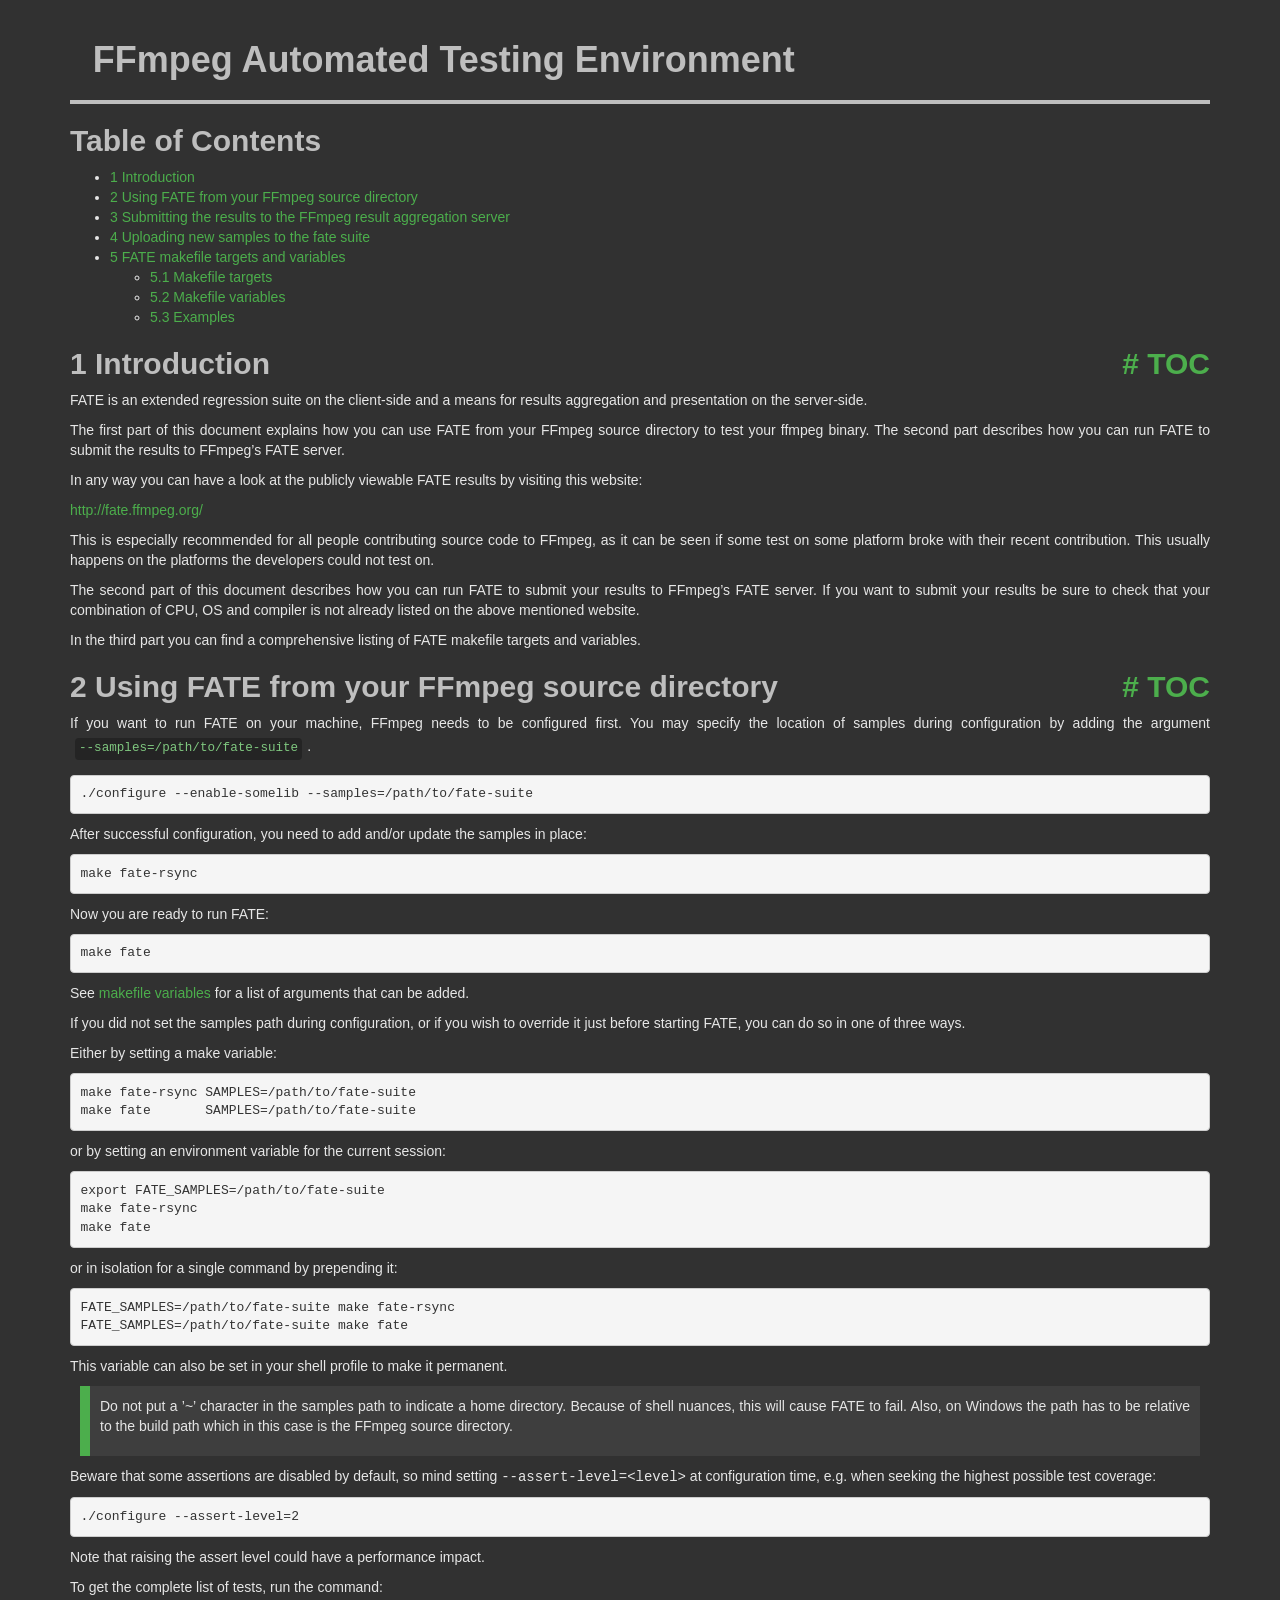
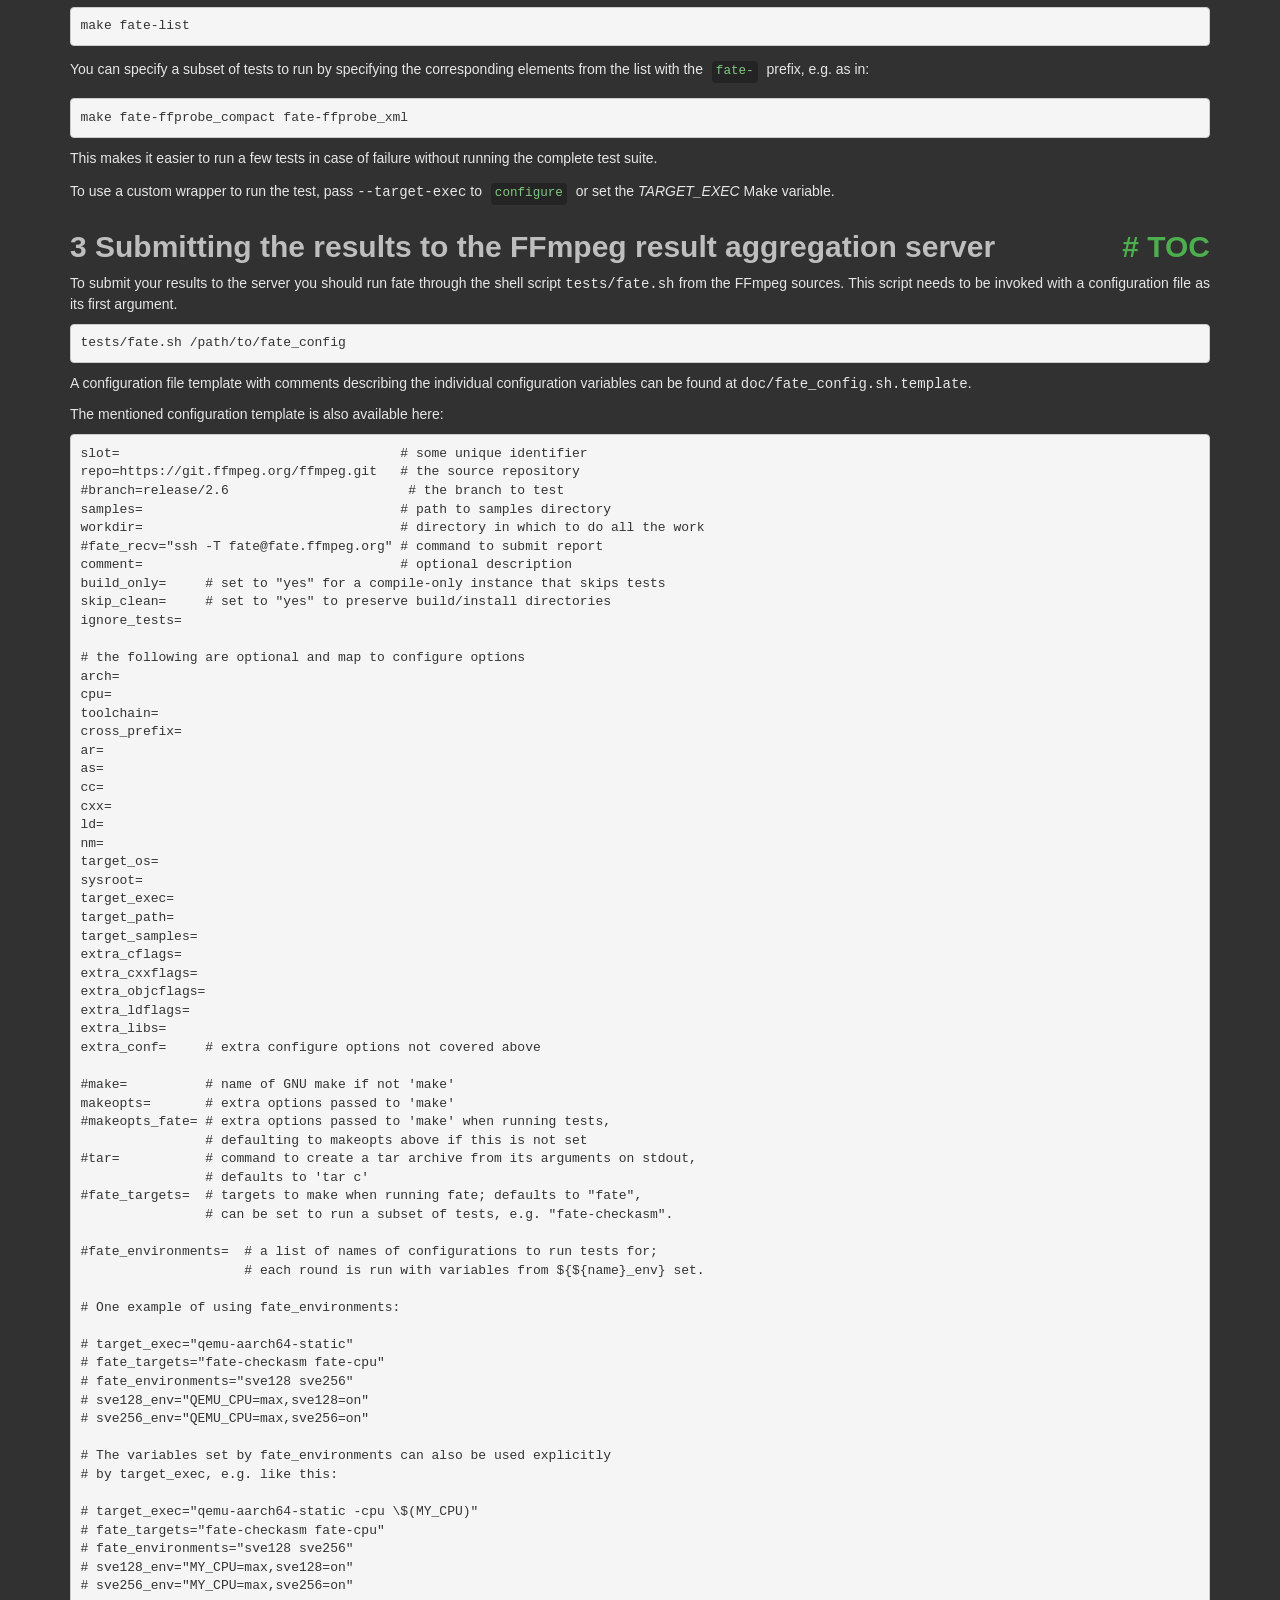
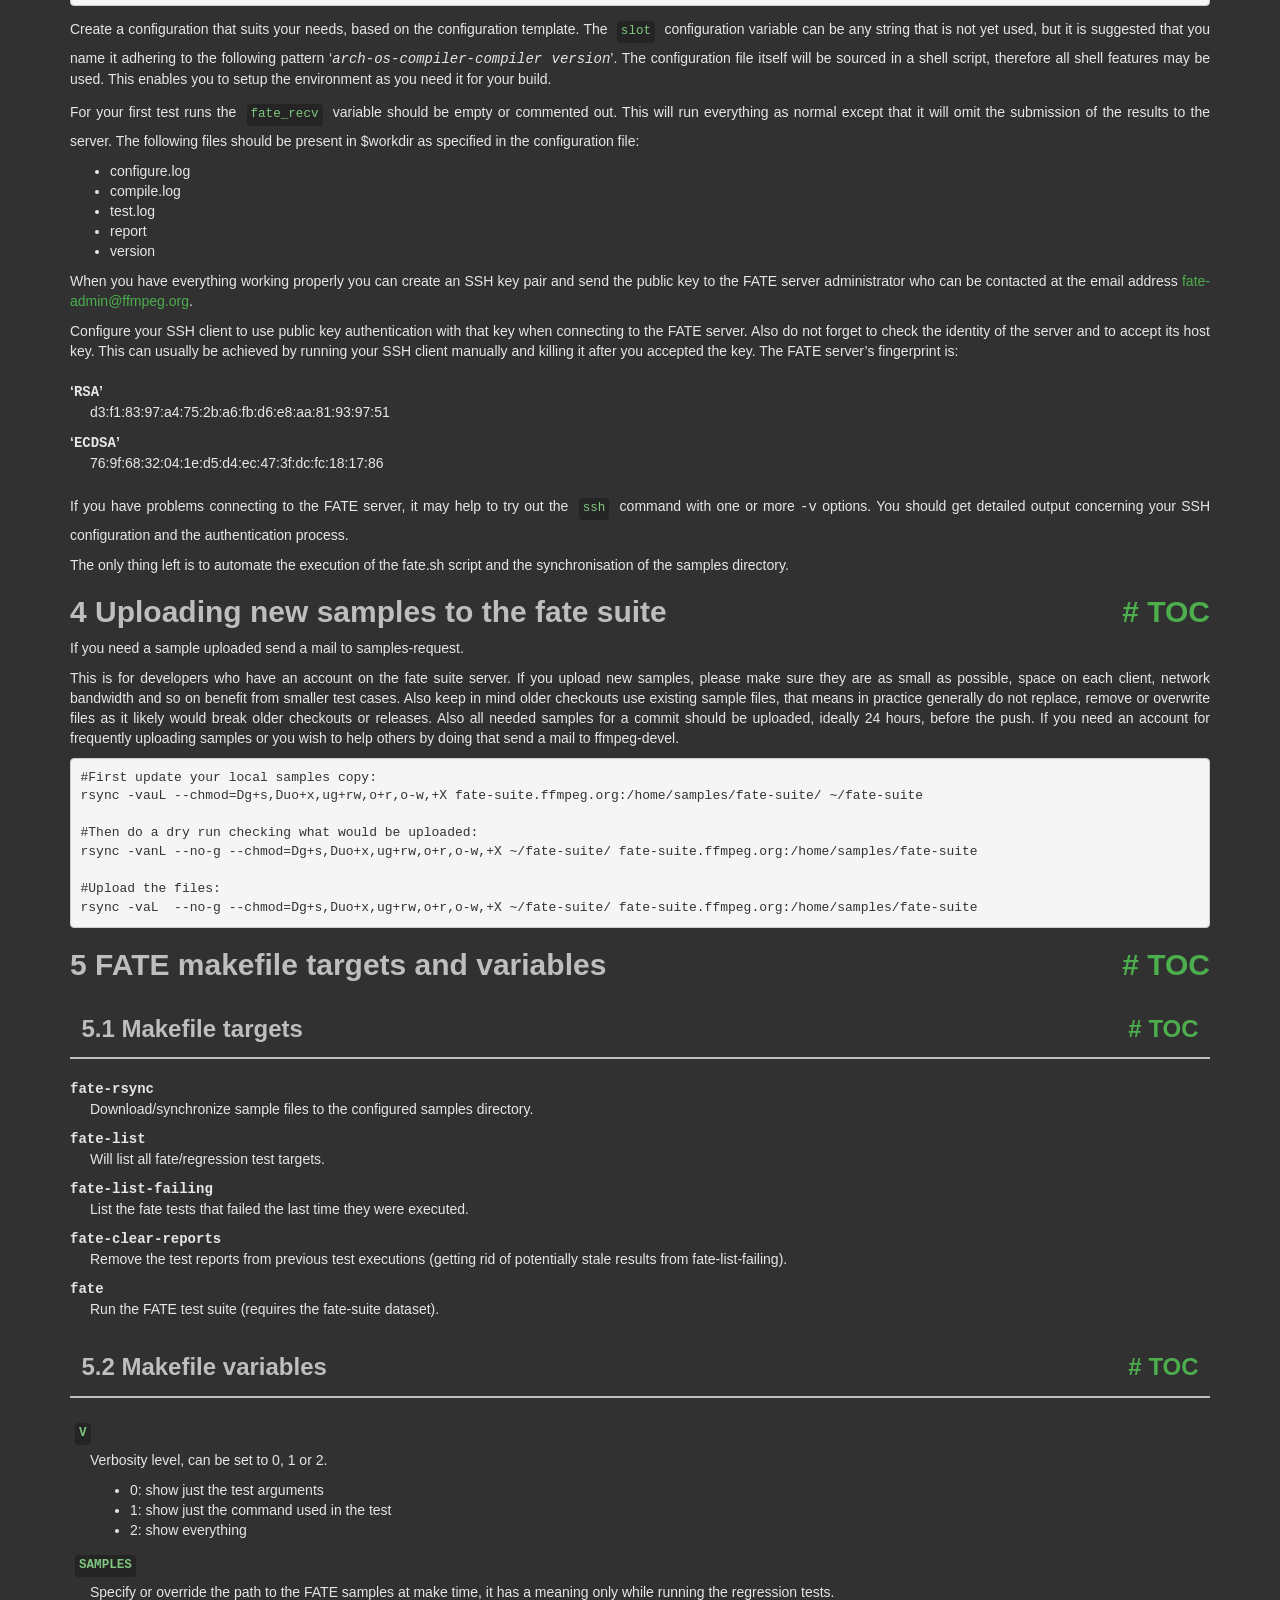
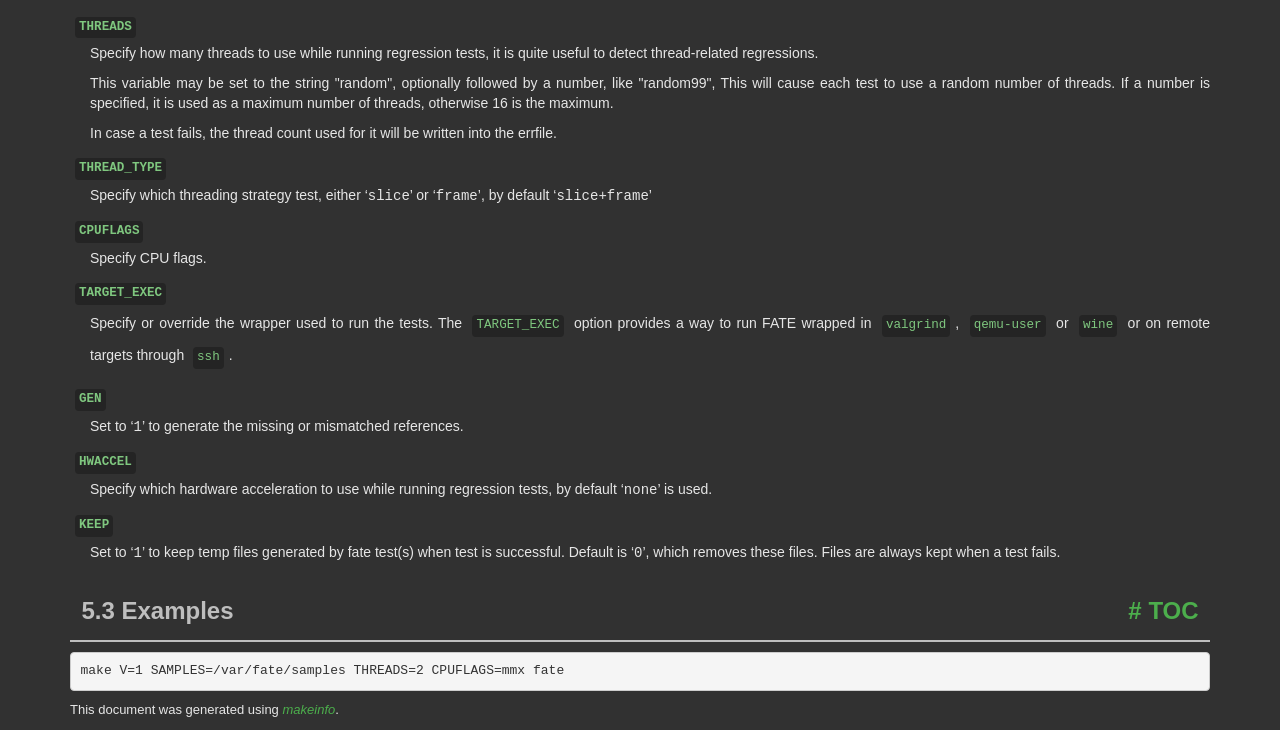
<file: tools/ffmpeg/doc/fate.html>
<!DOCTYPE html PUBLIC "-//W3C//DTD HTML 4.01 Transitional//EN" "http://www.w3.org/TR/html4/loose.dtd">
<html>
<!-- Created by GNU Texinfo 7.2, https://www.gnu.org/software/texinfo/ -->
  <head>
    <meta charset="utf-8">
    <title>
      FFmpeg Automated Testing Environment
    </title>
    <meta name="viewport" content="width=device-width,initial-scale=1.0">
    <link rel="stylesheet" type="text/css" href="bootstrap.min.css">
    <link rel="stylesheet" type="text/css" href="style.min.css">
  </head>
  <body>
    <div class="container">
      <h1>
      FFmpeg Automated Testing Environment
      </h1>


<a name="Top"></a>
<a name="SEC_Top"></a>

<div class="region-contents" id="SEC_Contents">
<h2 class="contents-heading">Table of Contents</h2>

<div class="contents">

<ul class="toc-numbered-mark">
  <li><a id="toc-Introduction" href="#Introduction">1 Introduction</a></li>
  <li><a id="toc-Using-FATE-from-your-FFmpeg-source-directory" href="#Using-FATE-from-your-FFmpeg-source-directory">2 Using FATE from your FFmpeg source directory</a></li>
  <li><a id="toc-Submitting-the-results-to-the-FFmpeg-result-aggregation-server" href="#Submitting-the-results-to-the-FFmpeg-result-aggregation-server">3 Submitting the results to the FFmpeg result aggregation server</a></li>
  <li><a id="toc-Uploading-new-samples-to-the-fate-suite" href="#Uploading-new-samples-to-the-fate-suite">4 Uploading new samples to the fate suite</a></li>
  <li><a id="toc-FATE-makefile-targets-and-variables" href="#FATE-makefile-targets-and-variables">5 FATE makefile targets and variables</a>
  <ul class="toc-numbered-mark">
    <li><a id="toc-Makefile-targets" href="#Makefile-targets">5.1 Makefile targets</a></li>
    <li><a id="toc-Makefile-variables" href="#Makefile-variables">5.2 Makefile variables</a></li>
    <li><a id="toc-Examples" href="#Examples">5.3 Examples</a></li>
  </ul></li>
</ul>
</div>
</div>

<a name="Introduction"></a>
<h2 class="chapter">1 Introduction<span class="pull-right"><a class="anchor hidden-xs" href="#Introduction" aria-hidden="true">#</a> <a class="anchor hidden-xs"href="#toc-Introduction" aria-hidden="true">TOC</a></span></h2>

<p>FATE is an extended regression suite on the client-side and a means
for results aggregation and presentation on the server-side.
</p>
<p>The first part of this document explains how you can use FATE from
your FFmpeg source directory to test your ffmpeg binary. The second
part describes how you can run FATE to submit the results to FFmpeg&rsquo;s
FATE server.
</p>
<p>In any way you can have a look at the publicly viewable FATE results
by visiting this website:
</p>
<p><a class="url" href="http://fate.ffmpeg.org/">http://fate.ffmpeg.org/</a>
</p>
<p>This is especially recommended for all people contributing source
code to FFmpeg, as it can be seen if some test on some platform broke
with their recent contribution. This usually happens on the platforms
the developers could not test on.
</p>
<p>The second part of this document describes how you can run FATE to
submit your results to FFmpeg&rsquo;s FATE server. If you want to submit your
results be sure to check that your combination of CPU, OS and compiler
is not already listed on the above mentioned website.
</p>
<p>In the third part you can find a comprehensive listing of FATE makefile
targets and variables.
</p>

<a name="Using-FATE-from-your-FFmpeg-source-directory"></a>
<h2 class="chapter">2 Using FATE from your FFmpeg source directory<span class="pull-right"><a class="anchor hidden-xs" href="#Using-FATE-from-your-FFmpeg-source-directory" aria-hidden="true">#</a> <a class="anchor hidden-xs"href="#toc-Using-FATE-from-your-FFmpeg-source-directory" aria-hidden="true">TOC</a></span></h2>

<p>If you want to run FATE on your machine, FFmpeg needs to be configured first.
You may specify the location of samples during configuration by adding the
argument <code class="code">--samples=/path/to/fate-suite</code>.
</p>
<div class="example">
<pre class="example-preformatted">./configure --enable-somelib --samples=/path/to/fate-suite
</pre></div>

<p>After successful configuration, you need to add and/or update the samples in place:
</p>
<div class="example">
<pre class="example-preformatted">make fate-rsync
</pre></div>

<p>Now you are ready to run FATE:
</p>
<div class="example">
<pre class="example-preformatted">make fate
</pre></div>

<p>See <a class="ref" href="#makefile-variables">makefile variables</a> for a list of arguments that can be added.
</p>
<p>If you did not set the samples path during configuration, or if you wish to
override it just before starting FATE, you can do so in one of three ways.
</p>
<p>Either by setting a make variable:
</p>
<div class="example">
<pre class="example-preformatted">make fate-rsync SAMPLES=/path/to/fate-suite
make fate       SAMPLES=/path/to/fate-suite
</pre></div>

<p>or by setting an environment variable for the current session:
</p>
<div class="example">
<pre class="example-preformatted">export FATE_SAMPLES=/path/to/fate-suite
make fate-rsync
make fate
</pre></div>

<p>or in isolation for a single command by prepending it:
</p>
<div class="example">
<pre class="example-preformatted">FATE_SAMPLES=/path/to/fate-suite make fate-rsync
FATE_SAMPLES=/path/to/fate-suite make fate
</pre></div>

<p>This variable can also be set in your shell profile to make it permanent.
</p>
<div class="info">
<p>Do not put a &rsquo;~&rsquo; character in the samples path to indicate a home
directory. Because of shell nuances, this will cause FATE to fail.
Also, on Windows the path has to be relative to the build path
which in this case is the FFmpeg source directory.
</p></div>
<p>Beware that some assertions are disabled by default, so mind setting
<samp class="option">--assert-level=&lt;level&gt;</samp> at configuration time, e.g. when seeking
the highest possible test coverage:
</p><div class="example">
<pre class="example-preformatted">./configure --assert-level=2
</pre></div>
<p>Note that raising the assert level could have a performance impact.
</p>
<p>To get the complete list of tests, run the command:
</p><div class="example">
<pre class="example-preformatted">make fate-list
</pre></div>

<p>You can specify a subset of tests to run by specifying the
corresponding elements from the list with the <code class="code">fate-</code> prefix,
e.g. as in:
</p><div class="example">
<pre class="example-preformatted">make fate-ffprobe_compact fate-ffprobe_xml
</pre></div>

<p>This makes it easier to run a few tests in case of failure without
running the complete test suite.
</p>
<p>To use a custom wrapper to run the test, pass <samp class="option">--target-exec</samp> to
<code class="command">configure</code> or set the <var class="var">TARGET_EXEC</var> Make variable.
</p>

<a name="Submitting-the-results-to-the-FFmpeg-result-aggregation-server"></a>
<h2 class="chapter">3 Submitting the results to the FFmpeg result aggregation server<span class="pull-right"><a class="anchor hidden-xs" href="#Submitting-the-results-to-the-FFmpeg-result-aggregation-server" aria-hidden="true">#</a> <a class="anchor hidden-xs"href="#toc-Submitting-the-results-to-the-FFmpeg-result-aggregation-server" aria-hidden="true">TOC</a></span></h2>

<p>To submit your results to the server you should run fate through the
shell script <samp class="file">tests/fate.sh</samp> from the FFmpeg sources. This script needs
to be invoked with a configuration file as its first argument.
</p>
<div class="example">
<pre class="example-preformatted">tests/fate.sh /path/to/fate_config
</pre></div>

<p>A configuration file template with comments describing the individual
configuration variables can be found at <samp class="file">doc/fate_config.sh.template</samp>.
</p>
<p>The mentioned configuration template is also available here:
</p><pre class="verbatim">slot=                                    # some unique identifier
repo=https://git.ffmpeg.org/ffmpeg.git   # the source repository
#branch=release/2.6                       # the branch to test
samples=                                 # path to samples directory
workdir=                                 # directory in which to do all the work
#fate_recv=&quot;ssh -T fate@fate.ffmpeg.org&quot; # command to submit report
comment=                                 # optional description
build_only=     # set to &quot;yes&quot; for a compile-only instance that skips tests
skip_clean=     # set to &quot;yes&quot; to preserve build/install directories
ignore_tests=

# the following are optional and map to configure options
arch=
cpu=
toolchain=
cross_prefix=
ar=
as=
cc=
cxx=
ld=
nm=
target_os=
sysroot=
target_exec=
target_path=
target_samples=
extra_cflags=
extra_cxxflags=
extra_objcflags=
extra_ldflags=
extra_libs=
extra_conf=     # extra configure options not covered above

#make=          # name of GNU make if not 'make'
makeopts=       # extra options passed to 'make'
#makeopts_fate= # extra options passed to 'make' when running tests,
                # defaulting to makeopts above if this is not set
#tar=           # command to create a tar archive from its arguments on stdout,
                # defaults to 'tar c'
#fate_targets=  # targets to make when running fate; defaults to &quot;fate&quot;,
                # can be set to run a subset of tests, e.g. &quot;fate-checkasm&quot;.

#fate_environments=  # a list of names of configurations to run tests for;
                     # each round is run with variables from ${${name}_env} set.

# One example of using fate_environments:

# target_exec=&quot;qemu-aarch64-static&quot;
# fate_targets=&quot;fate-checkasm fate-cpu&quot;
# fate_environments=&quot;sve128 sve256&quot;
# sve128_env=&quot;QEMU_CPU=max,sve128=on&quot;
# sve256_env=&quot;QEMU_CPU=max,sve256=on&quot;

# The variables set by fate_environments can also be used explicitly
# by target_exec, e.g. like this:

# target_exec=&quot;qemu-aarch64-static -cpu \$(MY_CPU)&quot;
# fate_targets=&quot;fate-checkasm fate-cpu&quot;
# fate_environments=&quot;sve128 sve256&quot;
# sve128_env=&quot;MY_CPU=max,sve128=on&quot;
# sve256_env=&quot;MY_CPU=max,sve256=on&quot;
</pre>
<p>Create a configuration that suits your needs, based on the configuration
template. The <code class="env">slot</code> configuration variable can be any string that is not
yet used, but it is suggested that you name it adhering to the following
pattern &lsquo;<samp class="samp"><var class="var">arch</var>-<var class="var">os</var>-<var class="var">compiler</var>-<var class="var">compiler version</var></samp>&rsquo;. The
configuration file itself will be sourced in a shell script, therefore all
shell features may be used. This enables you to setup the environment as you
need it for your build.
</p>
<p>For your first test runs the <code class="env">fate_recv</code> variable should be empty or
commented out. This will run everything as normal except that it will omit
the submission of the results to the server. The following files should be
present in $workdir as specified in the configuration file:
</p>
<ul class="itemize mark-bullet">
<li>configure.log
    </li><li>compile.log
    </li><li>test.log
    </li><li>report
    </li><li>version
</li></ul>

<p>When you have everything working properly you can create an SSH key pair
and send the public key to the FATE server administrator who can be contacted
at the email address <a class="email" href="mailto:fate-admin@ffmpeg.org">fate-admin@ffmpeg.org</a>.
</p>
<p>Configure your SSH client to use public key authentication with that key
when connecting to the FATE server. Also do not forget to check the identity
of the server and to accept its host key. This can usually be achieved by
running your SSH client manually and killing it after you accepted the key.
The FATE server&rsquo;s fingerprint is:
</p>
<dl class="table">
<dt>&lsquo;<samp class="samp">RSA</samp>&rsquo;</dt>
<dd><p>d3:f1:83:97:a4:75:2b:a6:fb:d6:e8:aa:81:93:97:51
</p></dd>
<dt>&lsquo;<samp class="samp">ECDSA</samp>&rsquo;</dt>
<dd><p>76:9f:68:32:04:1e:d5:d4:ec:47:3f:dc:fc:18:17:86
</p></dd>
</dl>

<p>If you have problems connecting to the FATE server, it may help to try out
the <code class="command">ssh</code> command with one or more <samp class="option">-v</samp> options. You should
get detailed output concerning your SSH configuration and the authentication
process.
</p>
<p>The only thing left is to automate the execution of the fate.sh script and
the synchronisation of the samples directory.
</p>
<a name="Uploading-new-samples-to-the-fate-suite"></a>
<h2 class="chapter">4 Uploading new samples to the fate suite<span class="pull-right"><a class="anchor hidden-xs" href="#Uploading-new-samples-to-the-fate-suite" aria-hidden="true">#</a> <a class="anchor hidden-xs"href="#toc-Uploading-new-samples-to-the-fate-suite" aria-hidden="true">TOC</a></span></h2>

<p>If you need a sample uploaded send a mail to samples-request.
</p>
<p>This is for developers who have an account on the fate suite server.
If you upload new samples, please make sure they are as small as possible,
space on each client, network bandwidth and so on benefit from smaller test cases.
Also keep in mind older checkouts use existing sample files, that means in
practice generally do not replace, remove or overwrite files as it likely would
break older checkouts or releases.
Also all needed samples for a commit should be uploaded, ideally 24
hours, before the push.
If you need an account for frequently uploading samples or you wish to help
others by doing that send a mail to ffmpeg-devel.
</p>
<div class="example">
<pre class="example-preformatted">#First update your local samples copy:
rsync -vauL --chmod=Dg+s,Duo+x,ug+rw,o+r,o-w,+X fate-suite.ffmpeg.org:/home/samples/fate-suite/ ~/fate-suite

#Then do a dry run checking what would be uploaded:
rsync -vanL --no-g --chmod=Dg+s,Duo+x,ug+rw,o+r,o-w,+X ~/fate-suite/ fate-suite.ffmpeg.org:/home/samples/fate-suite

#Upload the files:
rsync -vaL  --no-g --chmod=Dg+s,Duo+x,ug+rw,o+r,o-w,+X ~/fate-suite/ fate-suite.ffmpeg.org:/home/samples/fate-suite
</pre></div>


<a name="FATE-makefile-targets-and-variables"></a>
<h2 class="chapter">5 FATE makefile targets and variables<span class="pull-right"><a class="anchor hidden-xs" href="#FATE-makefile-targets-and-variables" aria-hidden="true">#</a> <a class="anchor hidden-xs"href="#toc-FATE-makefile-targets-and-variables" aria-hidden="true">TOC</a></span></h2>

<a name="Makefile-targets"></a>
<h3 class="section">5.1 Makefile targets<span class="pull-right"><a class="anchor hidden-xs" href="#Makefile-targets" aria-hidden="true">#</a> <a class="anchor hidden-xs"href="#toc-Makefile-targets" aria-hidden="true">TOC</a></span></h3>

<dl class="table">
<dt><samp class="option">fate-rsync</samp></dt>
<dd><p>Download/synchronize sample files to the configured samples directory.
</p>
</dd>
<dt><samp class="option">fate-list</samp></dt>
<dd><p>Will list all fate/regression test targets.
</p>
</dd>
<dt><samp class="option">fate-list-failing</samp></dt>
<dd><p>List the fate tests that failed the last time they were executed.
</p>
</dd>
<dt><samp class="option">fate-clear-reports</samp></dt>
<dd><p>Remove the test reports from previous test executions (getting rid of
potentially stale results from fate-list-failing).
</p>
</dd>
<dt><samp class="option">fate</samp></dt>
<dd><p>Run the FATE test suite (requires the fate-suite dataset).
</p></dd>
</dl>

<a name="Makefile-variables"></a>
<h3 class="section">5.2 Makefile variables<span class="pull-right"><a class="anchor hidden-xs" href="#Makefile-variables" aria-hidden="true">#</a> <a class="anchor hidden-xs"href="#toc-Makefile-variables" aria-hidden="true">TOC</a></span></h3>
<a class="anchor" id="makefile-variables"></a>
<dl class="table">
<dt><code class="env">V</code></dt>
<dd><p>Verbosity level, can be set to 0, 1 or 2.
    </p><ul class="itemize mark-bullet">
<li>0: show just the test arguments
        </li><li>1: show just the command used in the test
        </li><li>2: show everything
    </li></ul>

</dd>
<dt><code class="env">SAMPLES</code></dt>
<dd><p>Specify or override the path to the FATE samples at make time, it has a
meaning only while running the regression tests.
</p>
</dd>
<dt><code class="env">THREADS</code></dt>
<dd><p>Specify how many threads to use while running regression tests, it is
quite useful to detect thread-related regressions.
</p>
<p>This variable may be set to the string &quot;random&quot;, optionally followed by a
number, like &quot;random99&quot;, This will cause each test to use a random number of
threads. If a number is specified, it is used as a maximum number of threads,
otherwise 16 is the maximum.
</p>
<p>In case a test fails, the thread count used for it will be written into the
errfile.
</p>
</dd>
<dt><code class="env">THREAD_TYPE</code></dt>
<dd><p>Specify which threading strategy test, either &lsquo;<samp class="samp">slice</samp>&rsquo; or &lsquo;<samp class="samp">frame</samp>&rsquo;,
by default &lsquo;<samp class="samp">slice+frame</samp>&rsquo;
</p>
</dd>
<dt><code class="env">CPUFLAGS</code></dt>
<dd><p>Specify CPU flags.
</p>
</dd>
<dt><code class="env">TARGET_EXEC</code></dt>
<dd><p>Specify or override the wrapper used to run the tests.
The <code class="env">TARGET_EXEC</code> option provides a way to run FATE wrapped in
<code class="command">valgrind</code>, <code class="command">qemu-user</code> or <code class="command">wine</code> or on remote targets
through <code class="command">ssh</code>.
</p>
</dd>
<dt><code class="env">GEN</code></dt>
<dd><p>Set to &lsquo;<samp class="samp">1</samp>&rsquo; to generate the missing or mismatched references.
</p>
</dd>
<dt><code class="env">HWACCEL</code></dt>
<dd><p>Specify which hardware acceleration to use while running regression tests,
by default &lsquo;<samp class="samp">none</samp>&rsquo; is used.
</p>
</dd>
<dt><code class="env">KEEP</code></dt>
<dd><p>Set to &lsquo;<samp class="samp">1</samp>&rsquo; to keep temp files generated by fate test(s) when test is successful.
Default is &lsquo;<samp class="samp">0</samp>&rsquo;, which removes these files. Files are always kept when a test
fails.
</p>
</dd>
</dl>

<a name="Examples"></a>
<h3 class="section">5.3 Examples<span class="pull-right"><a class="anchor hidden-xs" href="#Examples" aria-hidden="true">#</a> <a class="anchor hidden-xs"href="#toc-Examples" aria-hidden="true">TOC</a></span></h3>

<div class="example">
<pre class="example-preformatted">make V=1 SAMPLES=/var/fate/samples THREADS=2 CPUFLAGS=mmx fate
</pre></div>
      <p style="font-size: small;">
        This document was generated using <a class="uref" href="https://www.gnu.org/software/texinfo/"><em class="emph">makeinfo</em></a>.
      </p>
    </div>
  </body>
</html>
</file>
<file: tools/ffmpeg/doc/style.min.css>
/*!
The MIT License (MIT)

Copyright (c) 2014 Barbara Lepage <db0company@gmail.com>

Permission is hereby granted, free of charge, to any person obtaining a copy
of this software and associated documentation files (the "Software"), to deal
in the Software without restriction, including without limitation the rights
to use, copy, modify, merge, publish, distribute, sublicense, and/or sell
copies of the Software, and to permit persons to whom the Software is
furnished to do so, subject to the following conditions:

The above copyright notice and this permission notice shall be included in all
copies or substantial portions of the Software.

THE SOFTWARE IS PROVIDED "AS IS", WITHOUT WARRANTY OF ANY KIND, EXPRESS OR
IMPLIED, INCLUDING BUT NOT LIMITED TO THE WARRANTIES OF MERCHANTABILITY,
FITNESS FOR A PARTICULAR PURPOSE AND NONINFRINGEMENT. IN NO EVENT SHALL THE
AUTHORS OR COPYRIGHT HOLDERS BE LIABLE FOR ANY CLAIM, DAMAGES OR OTHER
LIABILITY, WHETHER IN AN ACTION OF CONTRACT, TORT OR OTHERWISE, ARISING FROM,
OUT OF OR IN CONNECTION WITH THE SOFTWARE OR THE USE OR OTHER DEALINGS IN THE
SOFTWARE.
 */body{background-color:#313131;color:#e6e6e6;text-align:justify}body, h1, h2, h3, h4, h5, h6{font-family:"Lucida Grande","Lucida Sans Unicode","Lucida Sans","Helvetica Neue",Helvetica,Verdana,Tahoma,sans-serif}a{color:#4cae4c}a strong{color:#e6e6e6}a:hover{color:#7fc77f}a:hover strong{color:#4cae4c}main{width:100% ! important;min-height:600px;margin:auto}h1, h2, h3, h4{font-weight:bold;text-align:left}h1, h2, h3{color:#bebebe}h1 strong, h2 strong, h3 strong{color:#e6e6e6}h4, h5, h6{color:#3c8b3c}h1{border-bottom:4px #bebebe solid;padding:20px 2%}h3{border-bottom:2px #bebebe solid;padding:15px 1%}h4{border-bottom:1px solid #e6e6e6;padding:10px 0;margin:20px 0;color:#e6e6e6}.list-group .list-group-item{background-color:#3e3e3e;border-color:black}.list-group.list-group-big .list-group-item{padding:25px}.list-group a.list-group-item{color:#7fc77f}.list-group a.list-group-item:hover{background-color:#313131;color:#4cae4c}.well{background-color:#242424;border-color:black;color:#bebebe}.well strong{color:#e6e6e6}.well code{background-color:#313131}.well hr{border-color:#3c8b3c}.well h3{margin:5px 0 15px 0;border:0;padding:0}.well a{color:#4cae4c}.well a.btn{color:white}.well small{display:block;padding:0 10px;font-style:italic}.well.example{padding-top:40px;margin-bottom:130px}.well.example pre{margin:50px;margin-bottom:30px;font-size:1.5em}.well.example .btn{margin-right:50px;margin-bottom:20px}.well.well-with-icon{min-height:136px}.well.well-with-icon .pull-right,.well.well-with-icon .pull-left{background-color:#4cae4c;color:#e6e6e6;padding:10px;border-radius:5px;margin:5px}.well.well-with-icon .pull-right{margin-left:20px}.well.well-with-icon .pull-left{margin-right:20px}a.well{display:block}a.well:hover{text-decoration:none;opacity:0.8}.info, .warning{margin:10px;padding:10px;background-color:#3e3e3e;color:#e6e6e6}.info code, .warning code{background-color:#313131}.info{border-left:10px #4cae4c solid}.warning{border-left:10px #ae4c4c solid}.with-icon{padding:30px}.with-icon .pull-left{padding-right:30px}.with-icon .pull-right{padding-left:30px}dd{margin-left:20px}code{background-color:#242424;color:#7fc77f;display:inline-block;margin:5px}.table{margin:20px 0;border-radius:4px}.table th,.table td,.table tr{border:1px solid #171717}.table tr th{background-color:#3e3e3e;border-bottom:2px solid #e6e6e6}.table tr:nth-child(odd){background-color:#242424}#sidebar-wrapper, .navbar{background-color:#171717;overflow-x:hidden}#sidebar-wrapper .sidebar-brand img,#sidebar-wrapper .navbar-brand img, .navbar .sidebar-brand img, .navbar .navbar-brand img{opacity:0.6;margin-right:8px}#sidebar-wrapper .sidebar-brand:hover,#sidebar-wrapper .navbar-brand:hover, .navbar .sidebar-brand:hover, .navbar .navbar-brand:hover{color:#fff}#sidebar-wrapper .sidebar-brand:hover img,#sidebar-wrapper .navbar-brand:hover img, .navbar .sidebar-brand:hover img, .navbar .navbar-brand:hover img{opacity:1}#sidebar-wrapper .sidebar-nav li ul, .navbar .sidebar-nav li ul{list-style-type:none;padding:0}#sidebar-wrapper .sidebar-nav li ul li, .navbar .sidebar-nav li ul li{line-height:20px}#sidebar-wrapper .sidebar-nav li ul li a, .navbar .sidebar-nav li ul li a{padding-left:20px}.content-header{height:auto;background-color:#242424}.content-header h1{color:#e6e6e6;display:block;margin:0;margin-bottom:20px;line-height:normal;border-bottom:none}#download h4, #index h4{margin-top:180px}#download h4.first, #index h4.first{margin-top:20px}#download h4.first small, #index h4.first small{color:inherit;font-size:1em}#download .btn-download-wrapper, #index .btn-download-wrapper{text-align:center;margin:160px auto}#download .btn-download-wrapper .btn, #index .btn-download-wrapper .btn{font-size:3em;padding:3%;display:inline-block;margin-bottom:5px}#download .btn-download-wrapper small, #index .btn-download-wrapper small{display:block;font-size:0.4em}#download h2.description, #index h2.description{color:#e6e6e6;font-size:2em;font-weight:bold;margin:120px 50px;line-height:2em}#download h2.description .label, #index h2.description .label{font-size:0.5em}#download .btn-download-wrapper{margin:40px auto}#download .os-selector{text-align:center;color:#e6e6e6;margin:30px 0}#download .os-selector a.btn-build{color:#e6e6e6;display:block;padding:20px;border-radius:2px}#download .os-selector .btn-build[href="#build-linux"]{background-color:#e43}#download .os-selector .btn-build[href="#build-linux"]:hover{color:#e43;background-color:#e6e6e6}#download .os-selector .btn-build[href="#build-windows"]{background-color:#06a}#download .os-selector .btn-build[href="#build-windows"]:hover{color:#06a;background-color:#e6e6e6}#download .os-selector .btn-build[href="#build-mac"]{background-color:darkgrey}#download .os-selector .btn-build[href="#build-mac"]:hover{color:darkgrey;background-color:#e6e6e6}#download .os-selector .tab-content{margin-top:20px}#download .os-selector #build-linux h3{color:#e43}#download .os-selector #build-windows h3{color:#06a}#download .os-selector #build-mac h3{color:darkgrey}footer{background-color:#242424;border-top:1px #101010 solid;padding:20px 0%}footer a{display:block}footer img[alt="FFmpeg"]{width:50%;display:block;margin:auto}.example.user-good pre{color:#bfbfbf;border:1px solid #357735;border-left:10px solid #357735;background-color:#242424}.example.user-bad pre{color:#bfbfbf;border:1px solid #ae4c4c;border-left:10px solid #ae4c4c;background-color:#242424}
</file>
